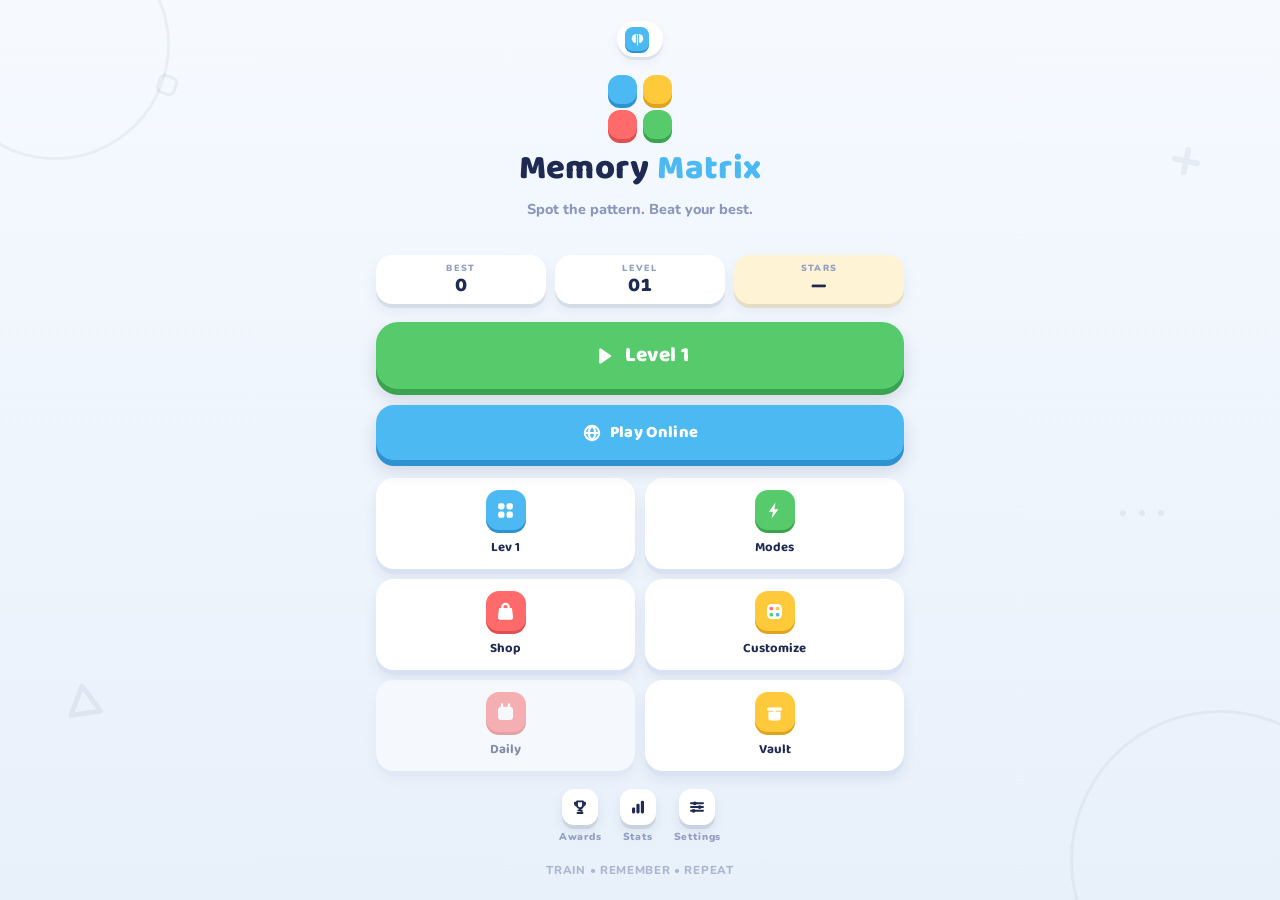
<file: index.html>
<!DOCTYPE html>
<html lang="en">
<head>
<meta charset="UTF-8">
<meta name="viewport" content="width=device-width, initial-scale=1.0, maximum-scale=1.0, user-scalable=no, viewport-fit=cover">
<title>Memory Matrix</title>
<link rel="icon" href="data:image/svg+xml,%3Csvg xmlns='http://www.w3.org/2000/svg' viewBox='0 0 32 32'%3E%3Crect x='2' y='2' width='13' height='13' rx='4' fill='%234CB9F2'/%3E%3Crect x='17' y='2' width='13' height='13' rx='4' fill='%23FFC93C'/%3E%3Crect x='2' y='17' width='13' height='13' rx='4' fill='%23FF6B6B'/%3E%3Crect x='17' y='17' width='13' height='13' rx='4' fill='%2357CB6C'/%3E%3C/svg%3E">
<link rel="preconnect" href="https://fonts.googleapis.com">
<link rel="preconnect" href="https://fonts.gstatic.com" crossorigin>
<link href="https://fonts.googleapis.com/css2?family=Baloo+2:wght@600;700;800&family=Nunito:wght@600;700;800;900&display=swap" rel="stylesheet">
<link rel="stylesheet" href="style.css">
</head>
<body>

<!-- LOADING SCREEN: branded boot with progress (hidden once the game is ready) -->
<div id="loader" role="status" aria-label="Loading Memory Matrix">
  <div class="ld-tiles" aria-hidden="true"><i class="lt lt1"></i><i class="lt lt2"></i><i class="lt lt3"></i><i class="lt lt4"></i></div>
  <h1>Memory <span>Matrix</span></h1>
  <div class="ld-sub">Warming up your memory…</div>
  <div class="ld-bar"><i id="ld-fill"></i></div>
  <div class="ld-pct" id="ld-pct">0%</div>
  <div class="ld-tip" id="ld-tip">Tip: look at the whole pattern, not one tile at a time.</div>
</div>

<!-- icon sprite -->
<svg xmlns="http://www.w3.org/2000/svg" style="display:none" aria-hidden="true">
  <symbol id="i-play" viewBox="0 0 24 24"><path d="M8.2 5.6v12.8c0 .95 1.05 1.52 1.84 1L19.5 13a1.2 1.2 0 0 0 0-2L10.04 4.6c-.79-.52-1.84.05-1.84 1z" fill="currentColor"/></symbol>
  <symbol id="i-pause" viewBox="0 0 24 24"><rect x="5.6" y="4.8" width="4.6" height="14.4" rx="2" fill="currentColor"/><rect x="13.8" y="4.8" width="4.6" height="14.4" rx="2" fill="currentColor"/></symbol>
  <symbol id="i-home" viewBox="0 0 24 24" fill="none" stroke="currentColor" stroke-width="2.6" stroke-linecap="round" stroke-linejoin="round"><path d="M4 11.2 12 4.4l8 6.8"/><path d="M6.4 9.9v8.8A1.3 1.3 0 0 0 7.7 20h8.6a1.3 1.3 0 0 0 1.3-1.3V9.9"/><path d="M10.2 20v-4.4a1.8 1.8 0 0 1 3.6 0V20"/></symbol>
  <symbol id="i-retry" viewBox="0 0 24 24" fill="none" stroke="currentColor" stroke-width="2.6" stroke-linecap="round" stroke-linejoin="round"><path d="M20.5 4.5v4.9h-4.9"/><path d="M20.2 9.4a8.3 8.3 0 1 0 .6 3.2"/></symbol>
  <symbol id="i-trophy" viewBox="0 0 24 24" fill="none" stroke="currentColor" stroke-width="2.4" stroke-linecap="round" stroke-linejoin="round"><path d="M8 4.5h8v5.3a4 4 0 0 1-8 0z"/><path d="M8 6.3H5.2a2.9 2.9 0 0 0 3 3.8M16 6.3h2.8a2.9 2.9 0 0 1-3 3.8"/><path d="M12 13.8v2.7"/><path d="M8.6 20h6.8M9.8 16.5h4.4V20"/></symbol>
  <symbol id="i-star" viewBox="0 0 24 24"><path d="M12 3.2l2.5 5.2 5.7.7-4.2 4 1.1 5.7L12 16l-5.1 2.8 1.1-5.7-4.2-4 5.7-.7z" fill="currentColor"/></symbol>
  <symbol id="i-bolt" viewBox="0 0 24 24"><path d="M13.2 2.8 5.6 13.4h4.6l-1.4 7.8 7.6-10.6h-4.6z" fill="currentColor"/></symbol>
  <symbol id="i-fire" viewBox="0 0 24 24"><path d="M12.4 2.6c3.6 3.6 6 6.2 6 9.5a6 6 0 0 1-12 0c0-1.8.7-3.4 1.9-4.7.3 1.4.9 2.4 1.9 2.9-.5-2.8.3-5.3 2.2-7.7z" fill="currentColor"/></symbol>
  <symbol id="i-heart" viewBox="0 0 24 24"><path d="M12 20.4C6.9 16.7 3.4 13.4 3.4 9.8c0-2.7 2.1-4.8 4.7-4.8 1.5 0 3 .7 3.9 2 .9-1.3 2.4-2 3.9-2 2.6 0 4.7 2.1 4.7 4.8 0 3.6-3.5 6.9-8.6 10.6z" fill="currentColor"/></symbol>
  <symbol id="i-target" viewBox="0 0 24 24" fill="none" stroke="currentColor" stroke-width="2.6"><circle cx="12" cy="12" r="8.4"/><circle cx="12" cy="12" r="4.4"/><circle cx="12" cy="12" r="1.2" fill="currentColor" stroke="none"/></symbol>
  <symbol id="i-chart" viewBox="0 0 24 24"><rect x="4" y="12.5" width="4.2" height="8" rx="1.7" fill="currentColor"/><rect x="9.9" y="7.5" width="4.2" height="13" rx="1.7" fill="currentColor"/><rect x="15.8" y="3.5" width="4.2" height="17" rx="1.7" fill="currentColor"/></symbol>
  <symbol id="i-sliders" viewBox="0 0 24 24" fill="none" stroke="currentColor" stroke-width="2.6" stroke-linecap="round"><path d="M4 7h16M4 12h16M4 17h16"/><circle cx="9" cy="7" r="2.5" fill="currentColor" stroke="none"/><circle cx="15.5" cy="12" r="2.5" fill="currentColor" stroke="none"/><circle cx="7.5" cy="17" r="2.5" fill="currentColor" stroke="none"/></symbol>
  <symbol id="i-sound" viewBox="0 0 24 24"><path d="M4.2 9.6v4.8h3.2l4.4 3.8V5.8L7.4 9.6z" fill="currentColor"/><path d="M15.4 9.2a4 4 0 0 1 0 5.6M18.1 6.8a7.6 7.6 0 0 1 0 10.4" fill="none" stroke="currentColor" stroke-width="2.4" stroke-linecap="round"/></symbol>
  <symbol id="i-soundoff" viewBox="0 0 24 24"><path d="M4.2 9.6v4.8h3.2l4.4 3.8V5.8L7.4 9.6z" fill="currentColor"/><path d="M15.8 9.6l4.8 4.8M20.6 9.6l-4.8 4.8" fill="none" stroke="currentColor" stroke-width="2.6" stroke-linecap="round"/></symbol>
  <symbol id="i-x" viewBox="0 0 24 24" fill="none" stroke="currentColor" stroke-width="3" stroke-linecap="round"><path d="M6.5 6.5l11 11M17.5 6.5l-11 11"/></symbol>
  <symbol id="i-check" viewBox="0 0 24 24" fill="none" stroke="currentColor" stroke-width="3.2" stroke-linecap="round" stroke-linejoin="round"><path d="M5 12.8l4.3 4.3L19 7.4"/></symbol>
  <symbol id="i-crown" viewBox="0 0 24 24"><path d="M3.6 8.2l4.2 3.3 4.2-6 4.2 6 4.2-3.3-1.7 9.2a1.6 1.6 0 0 1-1.6 1.3H6.9a1.6 1.6 0 0 1-1.6-1.3z" fill="currentColor"/></symbol>
  <symbol id="i-medal" viewBox="0 0 24 24" fill="none" stroke="currentColor" stroke-width="2.4" stroke-linecap="round" stroke-linejoin="round"><circle cx="12" cy="14.6" r="5"/><path d="M9.6 10.4 7 3.6h3.2L12 7.9l1.8-4.3H17l-2.6 6.8"/></symbol>
  <symbol id="i-spark" viewBox="0 0 24 24"><path d="M12 3.6 13.8 10.2 20.4 12 13.8 13.8 12 20.4 10.2 13.8 3.6 12 10.2 10.2z" fill="currentColor"/></symbol>
  <symbol id="i-lock" viewBox="0 0 24 24"><path d="M7.2 10.6V8.6a4.8 4.8 0 0 1 9.6 0v2" fill="none" stroke="currentColor" stroke-width="2.6" stroke-linecap="round"/><rect x="5" y="10.2" width="14" height="9.8" rx="3.2" fill="currentColor"/></symbol>
  <symbol id="i-chev" viewBox="0 0 24 24"><path d="M9 5.6 15.4 12 9 18.4" fill="none" stroke="currentColor" stroke-width="3.2" stroke-linecap="round" stroke-linejoin="round"/></symbol>
  <symbol id="i-shield" viewBox="0 0 24 24"><path d="M12 3.2 19.2 6v6.2c0 4.1-3 7.4-7.2 8.8-4.2-1.4-7.2-4.7-7.2-8.8V6z" fill="currentColor"/></symbol>
  <symbol id="i-chip" viewBox="0 0 24 24"><rect x="6.2" y="6.2" width="11.6" height="11.6" rx="3.2" fill="currentColor"/><rect x="10.1" y="10.1" width="3.8" height="3.8" rx="1.2" fill="#fff"/><path d="M9.2 3.4v2.4M12 3.4v2.4M14.8 3.4v2.4M9.2 18.2v2.4M12 18.2v2.4M14.8 18.2v2.4M3.4 9.2h2.4M3.4 12h2.4M3.4 14.8h2.4M18.2 9.2h2.4M18.2 12h2.4M18.2 14.8h2.4" stroke="currentColor" stroke-width="2" stroke-linecap="round"/></symbol>
  <symbol id="i-gift" viewBox="0 0 24 24"><rect x="3.4" y="6.2" width="17.2" height="3.8" rx="1.8" fill="currentColor"/><path d="M5 11h14v7.6A2.4 2.4 0 0 1 16.6 21H7.4A2.4 2.4 0 0 1 5 18.6z" fill="currentColor"/><rect x="10.6" y="6.2" width="2.8" height="14.8" rx="1.2" fill="#fff"/></symbol>
  <symbol id="i-cal" viewBox="0 0 24 24"><rect x="3.4" y="5.4" width="17.2" height="15.2" rx="4" fill="currentColor"/><rect x="5.6" y="7.4" width="12.8" height="4" rx="1.6" fill="#fff" opacity=".55"/><path d="M8 2.8v3.6M16 2.8v3.6" stroke="currentColor" stroke-width="2.6" stroke-linecap="round"/><rect x="7.2" y="13.4" width="3.4" height="3.4" rx="1.2" fill="#fff"/><rect x="13.4" y="13.4" width="3.4" height="3.4" rx="1.2" fill="#fff"/></symbol>
  <symbol id="i-shuffle" viewBox="0 0 24 24" fill="none" stroke="currentColor" stroke-width="2.5" stroke-linecap="round" stroke-linejoin="round"><path d="M3.6 6.6h3.2c1.2 0 2.3.6 3 1.5l4.4 5.4c.7.9 1.8 1.5 3 1.5h3.2"/><path d="M3.6 17.8h3.2c1.2 0 2.3-.6 3-1.5l4.4-5.4c.7-.9 1.8-1.5 3-1.5h3.2"/><path d="M17.6 3.8 20.4 6.6 17.6 9.4M17.6 14.9l2.8 2.9-2.8 2.8"/></symbol>
  <symbol id="i-reverse" viewBox="0 0 24 24" fill="none" stroke="currentColor" stroke-width="2.6" stroke-linecap="round" stroke-linejoin="round"><path d="M4.4 12a7.6 7.6 0 1 1 2.3 5.5"/><path d="M3.6 8.2v4.6h4.6"/></symbol>
  <symbol id="i-eye" viewBox="0 0 24 24"><path d="M12 5.8c5 0 8.5 4 9.5 6.2-1 2.2-4.5 6.2-9.5 6.2S3.5 14.2 2.5 12C3.5 9.8 7 5.8 12 5.8z" fill="currentColor"/><circle cx="12" cy="12" r="2.9" fill="#fff"/></symbol>
  <symbol id="i-clock" viewBox="0 0 24 24"><circle cx="12" cy="12" r="8.6" fill="currentColor"/><path d="M12 7.1V12l3.4 2.3" fill="none" stroke="#fff" stroke-width="2.6" stroke-linecap="round"/></symbol>
  <symbol id="i-layers" viewBox="0 0 24 24"><path d="M12 3.4 21 8.1l-9 4.6-9-4.6z" fill="currentColor"/><path d="M4.8 12.3 12 16l7.2-3.7M4.8 16.2 12 19.9l7.2-3.7" fill="none" stroke="currentColor" stroke-width="2.4" stroke-linecap="round" stroke-linejoin="round"/></symbol>
  <symbol id="i-warn" viewBox="0 0 24 24"><path d="M12 3.6 21.4 20H2.6z" fill="currentColor"/><path d="M12 9.4v4.6" stroke="#fff" stroke-width="2.5" stroke-linecap="round"/><circle cx="12" cy="17" r="1.35" fill="#fff"/></symbol>
  <symbol id="i-grid" viewBox="0 0 24 24"><rect x="3.6" y="3.6" width="7.2" height="7.2" rx="2.4" fill="currentColor"/><rect x="13.2" y="3.6" width="7.2" height="7.2" rx="2.4" fill="currentColor"/><rect x="3.6" y="13.2" width="7.2" height="7.2" rx="2.4" fill="currentColor"/><rect x="13.2" y="13.2" width="7.2" height="7.2" rx="2.4" fill="currentColor"/></symbol>
  <symbol id="i-flag" viewBox="0 0 24 24"><path d="M6.2 3.4v17.2" fill="none" stroke="currentColor" stroke-width="2.8" stroke-linecap="round"/><path d="M6.2 5.2h10.4l-1.8 4 1.8 4H6.2z" fill="currentColor"/></symbol>
  <symbol id="i-gauge" viewBox="0 0 24 24" fill="none" stroke="currentColor" stroke-width="2.6" stroke-linecap="round"><path d="M3.8 17.8a8.6 8.6 0 1 1 16.4 0"/><path d="M12 17.6 16.4 11"/><circle cx="12" cy="17.6" r="1.9" fill="currentColor" stroke="none"/></symbol>
  <symbol id="i-bag" viewBox="0 0 24 24"><path d="M4.6 8h14.8l1.2 10.6A2.6 2.6 0 0 1 18 21.4H6a2.6 2.6 0 0 1-2.6-2.8z" fill="currentColor"/><path d="M8.4 9.4V6.8a3.6 3.6 0 0 1 7.2 0v2.6" fill="none" stroke="currentColor" stroke-width="2.6" stroke-linecap="round"/><path d="M8.6 12.4v1.4a3.4 3.4 0 0 0 6.8 0v-1.4" fill="none" stroke="#fff" stroke-width="2.4" stroke-linecap="round"/></symbol>
  <symbol id="i-brush" viewBox="0 0 24 24"><rect x="3.4" y="3.4" width="17.2" height="17.2" rx="5.4" fill="currentColor"/><circle cx="8.4" cy="8.6" r="2.1" fill="#FF6B6B"/><circle cx="15.6" cy="8.6" r="2.1" fill="#FFC93C"/><circle cx="8.4" cy="15.6" r="2.1" fill="#57CB6C"/><circle cx="15.6" cy="15.6" r="2.1" fill="#4CB9F2"/></symbol>
  <symbol id="i-book" viewBox="0 0 24 24"><path d="M4 4.6A1.6 1.6 0 0 1 5.6 3H19a1.6 1.6 0 0 1 1.6 1.6v14.2a2.2 2.2 0 0 1-2.2 2.2H5.6A1.6 1.6 0 0 1 4 19.4z" fill="currentColor"/><path d="M8 3v18" stroke="#fff" stroke-width="2.2"/><path d="M11.4 8h6M11.4 12h6" stroke="#fff" stroke-width="2.2" stroke-linecap="round"/></symbol>
  <symbol id="i-sun" viewBox="0 0 24 24"><circle cx="12" cy="12" r="5.4" fill="currentColor"/><path d="M12 1.8v3M12 19.2v3M1.8 12h3M19.2 12h3M4.8 4.8l2.1 2.1M17.1 17.1l2.1 2.1M19.2 4.8l-2.1 2.1M6.9 17.1l-2.1 2.1" stroke="currentColor" stroke-width="2.6" stroke-linecap="round"/></symbol>
  <symbol id="i-candy" viewBox="0 0 24 24"><circle cx="12" cy="12" r="6.4" fill="currentColor"/><path d="M12 5.6a6.4 6.4 0 0 1 0 12.8" fill="none" stroke="#fff" stroke-width="2.4" stroke-linecap="round"/><path d="M5.6 8.2 2.6 5.4a1.5 1.5 0 0 1 1.8-2.3l3.5 1.3M18.4 15.8l3 2.8a1.5 1.5 0 0 1-1.8 2.3l-3.5-1.3" fill="currentColor"/></symbol>
  <symbol id="i-wave" viewBox="0 0 24 24" fill="none" stroke="currentColor" stroke-width="2.6" stroke-linecap="round"><path d="M2.6 8.4c1.8-2 3.4-2 5.2 0s3.4 2 5.2 0 3.4-2 5.2 0 2.2 1.6 3.2 1"/><path d="M2.6 14.4c1.8-2 3.4-2 5.2 0s3.4 2 5.2 0 3.4-2 5.2 0 2.2 1.6 3.2 1"/><circle cx="7" cy="19.6" r="1.7" fill="currentColor" stroke="none"/><circle cx="16.4" cy="19.2" r="1.2" fill="currentColor" stroke="none"/></symbol>
  <symbol id="i-gem" viewBox="0 0 24 24"><path d="M12 2.8 21 9.4l-9 11.8L3 9.4z" fill="currentColor"/><path d="M12 2.8 8.4 9.4 12 21.2l3.6-11.8zM3 9.4h18" fill="none" stroke="#fff" stroke-width="1.8" stroke-linejoin="round"/></symbol>
  <symbol id="av-brain" viewBox="0 0 24 24"><path d="M12 4.2c-1.4-1.3-4-1.4-5.4.2-1.9.3-3.2 2-3 3.9-1.3 1.4-1.3 3.7.1 5 .2 2.2 2 3.9 4.2 3.9h1.4V4.6c.9-.5 1.8-.6 2.7-.4zM12 4.2c1.4-1.3 4-1.4 5.4.2 1.9.3 3.2 2 3 3.9 1.3 1.4 1.3 3.7-.1 5-.2 2.2-2 3.9-4.2 3.9h-1.4V4.6c-.9-.5-1.8-.6-2.7-.4z" fill="currentColor"/><path d="M12 4.2v16.6" stroke="#fff" stroke-width="1.8" stroke-linecap="round"/><path d="M8.6 8.4c-1 .5-1.4 1.4-1.2 2.5M15.4 8.4c1 .5 1.4 1.4 1.2 2.5M8.6 14.4c-1 .3-1.5 1-1.5 1.9M15.4 14.4c1 .3 1.5 1 1.5 1.9" fill="none" stroke="#fff" stroke-width="1.7" stroke-linecap="round"/></symbol>
  <symbol id="av-cube" viewBox="0 0 24 24"><path d="M12 2.6 21 7.6v8.8L12 21.4 3 16.4V7.6z" fill="currentColor"/><path d="m3 7.6 9 5 9-5M12 12.6v8.8" fill="none" stroke="#fff" stroke-width="2" stroke-linejoin="round"/><path d="M12 2.6 21 7.6l-9 5-9-5z" fill="#fff" opacity=".28"/></symbol>
  <symbol id="av-robot" viewBox="0 0 24 24"><rect x="4" y="7" width="16" height="12.6" rx="4.4" fill="currentColor"/><circle cx="9.1" cy="12.6" r="1.9" fill="#fff"/><circle cx="14.9" cy="12.6" r="1.9" fill="#fff"/><path d="M12 7V4.2" stroke="currentColor" stroke-width="2.4" stroke-linecap="round"/><circle cx="12" cy="3" r="1.8" fill="currentColor"/><path d="M9.4 16.6h5.2" stroke="#fff" stroke-width="2.2" stroke-linecap="round"/><path d="M2.4 11.4v3.4M21.6 11.4v3.4" stroke="currentColor" stroke-width="2.4" stroke-linecap="round"/></symbol>
  <symbol id="av-fox" viewBox="0 0 24 24"><path d="M3.6 4.2 8 8.1a7.4 7.4 0 0 1 8 0l4.4-3.9-.9 6.9a8 8 0 0 1-2.6 7L12 21.4l-4.9-3.3a8 8 0 0 1-2.6-7z" fill="currentColor"/><circle cx="9" cy="12" r="1.5" fill="#fff"/><circle cx="15" cy="12" r="1.5" fill="#fff"/><path d="M12 14.6c-.9 0-1.7.4-2.2 1 .5.9 1.3 1.4 2.2 1.4s1.7-.5 2.2-1.4c-.5-.6-1.3-1-2.2-1z" fill="#fff"/></symbol>
  <symbol id="av-penguin" viewBox="0 0 24 24"><ellipse cx="12" cy="13.4" rx="7.6" ry="8.4" fill="currentColor"/><ellipse cx="12" cy="15.2" rx="4.9" ry="5.9" fill="#fff"/><circle cx="9.4" cy="9.8" r="1.4" fill="#fff"/><circle cx="14.6" cy="9.8" r="1.4" fill="#fff"/><path d="M10.4 12.4h3.2L12 14.6z" fill="currentColor"/></symbol>
  <symbol id="av-bolt" viewBox="0 0 24 24"><path d="M12 3.4c-1.5-1.2-4.2-1.2-5.6.5-2 .4-3.3 2.2-3 4.2-1.2 1.5-1.1 3.8.4 5.1.4 2.2 2.3 3.8 4.5 3.8H12zm0 0c1.5-1.2 4.2-1.2 5.6.5 2 .4 3.3 2.2 3 4.2 1.2 1.5 1.1 3.8-.4 5.1-.4 2.2-2.3 3.8-4.5 3.8H12z" fill="currentColor"/><path d="M13.1 6.2 8.9 12.4h3.1l-1 5.4 4.2-6.2h-3.1z" fill="#FFC93C" stroke="#fff" stroke-width="1.1" stroke-linejoin="round"/></symbol>
  <symbol id="i-leaf" viewBox="0 0 24 24"><path d="M20.4 3.6C10 3.6 3.8 8.8 3.8 16.2c0 2.1.6 3.6.6 3.6s2.5-6.7 10.9-10.4c-4.6 3.7-7.9 8.3-8.7 11.7 2.9.4 13.8-1.7 13.8-17.5z" fill="currentColor"/><path d="M6.6 19.8c3.2-3.6 6.6-6.3 10.6-8.2" fill="none" stroke="#fff" stroke-width="1.8" stroke-linecap="round"/></symbol>
  <symbol id="i-planet" viewBox="0 0 24 24"><circle cx="12" cy="12" r="6.6" fill="currentColor"/><ellipse cx="12" cy="12" rx="10.6" ry="3.6" fill="none" stroke="currentColor" stroke-width="2" transform="rotate(-20 12 12)"/><circle cx="9.8" cy="10.2" r="1.5" fill="#fff" opacity=".8"/></symbol>
  <symbol id="i-cloud" viewBox="0 0 24 24"><path d="M7.6 18.2h9.2a4 4 0 0 0 .4-8 5.8 5.8 0 0 0-11.2 1.5 3.3 3.3 0 0 0 1.6 6.5z" fill="currentColor"/><path d="M8.4 12.6a3.6 3.6 0 0 1 3.4-2.4" fill="none" stroke="#fff" stroke-width="1.9" stroke-linecap="round"/></symbol>
  <symbol id="av-owl" viewBox="0 0 24 24"><path d="M4.4 4.6 7.8 7a7 7 0 0 1 8.4 0l3.4-2.4-.7 7.6a7.8 7.8 0 0 1-3.2 6.1L12 21l-3.7-2.7a7.8 7.8 0 0 1-3.2-6.1z" fill="currentColor"/><circle cx="9.2" cy="11.6" r="2.6" fill="#fff"/><circle cx="14.8" cy="11.6" r="2.6" fill="#fff"/><circle cx="9.2" cy="11.6" r="1.2" fill="#1F2A52"/><circle cx="14.8" cy="11.6" r="1.2" fill="#1F2A52"/><path d="M12 14.4l1.6 2H10.4z" fill="#FFC93C"/></symbol>
  <symbol id="av-cat" viewBox="0 0 24 24"><path d="M4.2 4.4 6.4 8.2h11.2l2.2-3.8.4 6.6a7.8 7.8 0 0 1-15.6 0z" fill="currentColor"/><circle cx="9.4" cy="12.2" r="1.5" fill="#fff"/><circle cx="14.6" cy="12.2" r="1.5" fill="#fff"/><path d="M12 14.6c-.8 0-1.5.3-2 .9.5.8 1.2 1.2 2 1.2s1.5-.4 2-1.2c-.5-.6-1.2-.9-2-.9z" fill="#FF9E9E"/><path d="M3.4 13.6h3.2M17.4 13.6h3.2" stroke="#fff" stroke-width="1.6" stroke-linecap="round"/></symbol>
  <symbol id="av-dragon" viewBox="0 0 24 24"><path d="M12 2.8c3.4 0 6.2 2.8 6.2 6.2 0 1.6-.6 3-1.6 4.1l1.8 6.3-4.2-2.2-2.2 3.6-2.2-3.6-4.2 2.2 1.8-6.3A6.1 6.1 0 0 1 5.8 9c0-3.4 2.8-6.2 6.2-6.2z" fill="currentColor"/><circle cx="9.6" cy="9.4" r="1.5" fill="#fff"/><circle cx="14.4" cy="9.4" r="1.5" fill="#fff"/><path d="M8.6 13.4h6.8L12 16.6z" fill="#FFC93C"/></symbol>
  <symbol id="av-astro" viewBox="0 0 24 24"><circle cx="12" cy="9.6" r="6.4" fill="currentColor"/><path d="M7.4 8.6a4.8 4.8 0 0 1 9.2 0 4.8 4.8 0 0 1-9.2 0z" fill="#9BD4F2"/><circle cx="10.4" cy="9.2" r="1.1" fill="#fff" opacity=".9"/><path d="M6.6 16.4h10.8v3.2a2.4 2.4 0 0 1-2.4 2.4H9a2.4 2.4 0 0 1-2.4-2.4z" fill="currentColor"/><path d="M9.6 18.2h4.8" stroke="#fff" stroke-width="1.8" stroke-linecap="round"/></symbol>
  <symbol id="av-ninja" viewBox="0 0 24 24"><path d="M12 2.8c4.2 0 7.4 3.2 7.4 7.4v5.2a4 4 0 0 1-4 4H8.6a4 4 0 0 1-4-4v-5.2C4.6 6 7.8 2.8 12 2.8z" fill="currentColor"/><path d="M5.4 8.6h13.2v4.2H5.4z" fill="#EAF2FB"/><circle cx="9.4" cy="10.7" r="1.4" fill="#1F2A52"/><circle cx="14.6" cy="10.7" r="1.4" fill="#1F2A52"/><path d="M18.4 12.8l3 1.6-3 1.4z" fill="#FF6B6B"/></symbol>
  <symbol id="i-globe" viewBox="0 0 24 24" fill="none" stroke="currentColor" stroke-width="2.4" stroke-linecap="round"><circle cx="12" cy="12" r="8.6"/><path d="M3.4 12h17.2"/><path d="M12 3.4c2.7 2.4 4 5.3 4 8.6s-1.3 6.2-4 8.6c-2.7-2.4-4-5.3-4-8.6s1.3-6.2 4-8.6z"/></symbol>
  <symbol id="i-users" viewBox="0 0 24 24" fill="none" stroke="currentColor" stroke-width="2.4" stroke-linecap="round"><circle cx="9" cy="8.2" r="3.4"/><path d="M3.4 19.4c.5-3.1 2.8-5 5.6-5s5.1 1.9 5.6 5"/><circle cx="17" cy="9.4" r="2.6"/><path d="M16.2 14.6c2.3.2 4 1.8 4.4 4.4"/></symbol>
  <symbol id="i-search" viewBox="0 0 24 24" fill="none" stroke="currentColor" stroke-width="2.8" stroke-linecap="round"><circle cx="10.8" cy="10.8" r="6.6"/><path d="M15.8 15.8 20.6 20.6"/></symbol>
  <symbol id="i-pencil" viewBox="0 0 24 24" fill="none" stroke="currentColor" stroke-width="2.6" stroke-linecap="round" stroke-linejoin="round"><path d="M4.6 19.4h3.4L19.2 8.2a2.4 2.4 0 0 0-3.4-3.4L4.6 16z"/><path d="M14.4 6.2 17.8 9.6"/></symbol>
</svg>

<!-- subtle static decor -->
<div class="decor" aria-hidden="true">
  <div class="ring r1"></div>
  <div class="ring r2"></div>
  <svg class="d1" viewBox="0 0 24 24" fill="currentColor"><rect x="10" y="2" width="4" height="20" rx="2"/><rect x="2" y="10" width="20" height="4" rx="2"/></svg>
  <svg class="d2" viewBox="0 0 24 24" fill="none" stroke="currentColor" stroke-width="3" stroke-linejoin="round"><path d="M12 3.5 21 20H3z"/></svg>
  <svg class="d3" viewBox="0 0 46 18" fill="currentColor"><circle cx="4" cy="9" r="3"/><circle cx="23" cy="9" r="3"/><circle cx="42" cy="9" r="3"/></svg>
  <svg class="d4" viewBox="0 0 24 24" fill="none" stroke="currentColor" stroke-width="3"><rect x="4" y="4" width="16" height="16" rx="5"/></svg>
</div>

<div id="stage">

  <!-- ================= MENU ================= -->
  <section class="scr" id="scr-menu">
    <div class="m-top">
      <span class="tokenchip av-menu" id="m-avchip" title="Avatar"><span class="tk av" id="m-av"><svg class="ic"><use href="#av-brain"/></svg></span></span>
      <span class="tokenchip" id="m-tokchip"><span class="tk"><svg class="ic"><use href="#i-chip"/></svg></span><span id="m-tok">0</span></span>
      <span class="tokenchip" id="m-pchip" title="Perfect level streak"><span class="tk" style="background:var(--yellow);box-shadow:0 3px 0 var(--yellow-edge);color:var(--navy)"><svg class="ic"><use href="#i-star"/></svg></span><span id="m-pstreak">0</span></span>
    </div>
    <div class="logo">
      <div class="logo-tiles"><i class="lt lt1"></i><i class="lt lt2"></i><i class="lt lt3"></i><i class="lt lt4"></i></div>
      <h1>Memory <span>Matrix</span></h1>
      <p>Spot the pattern. Beat your best.</p>
    </div>
    <div id="m-setflag"></div>
    <div class="m-stats">
      <div class="plate"><span class="lbl">Best</span><span class="val" id="m-best">0</span></div>
      <div class="plate"><span class="lbl">Level</span><span class="val" id="m-level">1</span></div>
      <div class="plate tok"><span class="lbl">Stars</span><span class="val" id="m-stars">0</span></div>
    </div>
    <div id="m-sess"></div>
    <div id="m-boost"></div>
    <button class="btn big wide" id="btn-play"><svg class="ic"><use href="#i-play"/></svg><span id="play-label">Play</span></button>
    <button class="btn sky wide" id="btn-online"><svg class="ic"><use href="#i-globe"/></svg>Play Online</button>
    <div class="navrow">
      <button class="navbtn" id="btn-map"><span class="nb-ic nb-sky"><svg class="ic"><use href="#i-grid"/></svg></span><span id="nb-map-label">Campaign</span></button>
      <button class="navbtn" id="btn-modes"><span class="nb-ic nb-green" style="background:var(--green);box-shadow:0 3px 0 var(--green-edge)"><svg class="ic"><use href="#i-bolt"/></svg></span>Modes</button>
      <button class="navbtn" id="btn-shop"><span class="nb-ic nb-coral"><svg class="ic"><use href="#i-bag"/></svg></span>Shop</button>
      <button class="navbtn" id="btn-custom"><span class="nb-ic nb-yellow"><svg class="ic"><use href="#i-brush"/></svg></span>Customize</button>
      <button class="navbtn" id="btn-daily"><span class="nb-ic nb-coral"><svg class="ic"><use href="#i-cal"/></svg></span>Daily</button>
      <button class="navbtn" id="btn-vault"><span class="nb-ic nb-yellow"><svg class="ic"><use href="#i-gift"/></svg></span>Vault</button>
    </div>
    <div class="minirow">
      <button class="mbtn" id="btn-ach"><span class="ibtn sm"><svg class="ic"><use href="#i-trophy"/></svg></span>Awards</button>
      <button class="mbtn" id="btn-stats"><span class="ibtn sm"><svg class="ic"><use href="#i-chart"/></svg></span>Stats</button>
      <button class="mbtn" id="btn-set"><span class="ibtn sm"><svg class="ic"><use href="#i-sliders"/></svg></span>Settings</button>
    </div>
    <div class="m-foot">TRAIN &bull; REMEMBER &bull; REPEAT</div>
  </section>

  <!-- ================= CAMPAIGN MAP ================= -->
  <section class="scr tall" id="scr-map">
    <div class="subhead">
      <button class="ibtn" id="map-home" aria-label="Menu"><svg class="ic"><use href="#i-home"/></svg></button>
      <h2>Campaign<small id="map-sub">World 1 &middot; Sunny Start</small></h2>
      <span class="tokenchip"><span class="tk"><svg class="ic"><use href="#i-chip"/></svg></span><span id="map-tok">0</span></span>
    </div>
    <div class="scrollarea" id="map-body"></div>
  </section>

  <!-- ================= GAME ================= -->
  <section class="scr" id="scr-game">
    <div id="wdecor" aria-hidden="true"></div>
    <div class="hud-row">
      <button class="ibtn" id="btn-pause" aria-label="Pause"><svg class="ic"><use href="#i-pause"/></svg></button>
      <button class="ibtn hidden" id="btn-mp-leave" aria-label="Leave Match"><svg class="ic"><use href="#i-home"/></svg></button>
      <div class="plate score"><span class="lbl">Score</span><span class="val" id="hud-score">0</span></div>
      <div class="plate"><span class="lbl" id="hud-lvl-lbl">Level</span><span class="val" id="hud-level">01</span></div>
      <button class="ibtn" id="btn-snd" aria-label="Sound"><svg class="ic"><use href="#i-sound"/></svg></button>
    </div>
    <div class="bossbar hidden" id="bossbar">
      <div class="bb-top">
        <svg class="ic" style="width:16px;height:16px;color:var(--coral-edge)"><use href="#i-warn"/></svg>
        <span class="bb-name" id="bb-name">MEMORY BOSS</span>
        <span class="bb-phase" id="bb-phase">PHASE 1 / 3</span>
      </div>
      <div class="bb-track" id="bb-track"></div>
    </div>
    <div class="hud-row obj">
      <span class="chip mini mult" id="chip-mult">&times;1</span>
      <span class="chip mini shield hidden" id="chip-shield"><svg class="ic"><use href="#i-shield"/></svg></span>
      <span class="obj-text" id="obj-text">Get ready&hellip;</span>
      <span class="chip mini hidden" id="chip-ps"><svg class="ic"><use href="#i-star"/></svg><span id="ps-val">0</span></span>
      <span class="hearts" id="hearts"></span>
    </div>
    <div class="objstrip" id="objstrip"></div>
    <div class="prog" id="prog"><i id="prog-fill"></i></div>
    <!-- online versus: live player bar — BOTH profiles with custom flag badges
         (never overlaps the board — it is part of the flex column) -->
    <div class="mp-opp hidden" id="mp-oppbar">
      <div class="mpo-top">
        <span class="mpo-round-badge" id="mpo-round-badge">ROUND 1 / 5</span>
        <span class="mpo-pips" id="mpo-pips" title="Rounds won"></span>
        <span class="mp-conn ok" id="mpo-conn"><i></i><span id="mpo-conn-txt">IN MATCH</span></span>
      </div>
      <div class="mpo-row you">
        <span class="flagbadge sm" id="mpy-flag"></span>
        <span class="mpo-name" id="mpy-name">YOU</span>
        <span class="mpo-tag">YOU</span>
        <span class="mpo-score" id="mpy-score">0</span>
      </div>
      <div class="mpo-row opp">
        <span class="flagbadge sm" id="mpo-av"></span>
        <span class="mpo-name" id="mpo-name">RIVAL</span>
        <span class="mpo-status hidden" id="mpo-status"></span>
        <span class="mpo-track"><i id="mpo-fill"></i></span>
        <span class="mpo-hearts" id="mpo-hearts"></span>
        <span class="mpo-score" id="mpo-score">0</span>
      </div>
    </div>
    <div id="boardWrap"><div id="board"><div id="grid"></div></div></div>
    <div class="pubar hidden" id="pubar"></div>
    <div id="hint"></div>
  </section>

  <!-- ================= SHOP ================= -->
  <section class="scr tall" id="scr-shop">
    <div class="subhead shophead">
      <button class="ibtn" id="shop-home" aria-label="Menu"><svg class="ic"><use href="#i-home"/></svg></button>
      <h2>Memory Shop<small id="shop-sub">Cosmetics only &middot; never power</small></h2>
      <span class="tokenchip"><span class="tk"><svg class="ic"><use href="#i-chip"/></svg></span><span id="shop-tok">0</span></span>
    </div>
    <div class="shoptabs" id="shop-tabs"></div>
    <div class="scrollarea" id="shop-body"></div>
  </section>

  <!-- ================= CUSTOMIZE ================= -->
  <section class="scr tall" id="scr-custom">
    <div class="subhead">
      <button class="ibtn" id="custom-home" aria-label="Menu"><svg class="ic"><use href="#i-home"/></svg></button>
      <h2>Customize<small>Live preview &middot; saves instantly</small></h2>
      <button class="ibtn" id="btn-col" aria-label="Collection"><svg class="ic"><use href="#i-book"/></svg></button>
    </div>
    <div class="scrollarea" id="custom-body"></div>
  </section>
</div>

<!-- ONLINE VERSUS: round-transition sync animation (visual only — server stays authoritative) -->
<div id="mp-sync" aria-live="polite"><div class="mp-sync-card">
  <div class="mp-sync-tiles" aria-hidden="true"><i class="lt lt1"></i><i class="lt lt2"></i><i class="lt lt3"></i><i class="lt lt4"></i></div>
  <div class="mp-sync-title" id="mp-sync-title">SYNCING NEXT ROUND…</div>
  <div class="mp-sync-sub" id="mp-sync-sub">Both scores are in — building the next pattern</div>
  <div class="mp-sync-bar"><i id="mp-sync-fill"></i></div>
  <div class="mp-sync-dots" id="mp-sync-dots"><span></span><span></span><span></span><span></span><span></span></div>
  <div class="mp-sync-count" id="mp-sync-count"></div>
</div></div>

<!-- ONLINE VERSUS: between-rounds result card (auto-hides, boss-warn style) -->
<div class="mp-roundcard" id="mp-round"></div>

<!-- ONLINE VERSUS: matchmaking / countdown / result overlay -->
<div class="ov" id="ov-mp"><div class="panel" id="mp-panel"></div></div>

<!-- ONLINE VERSUS: confirmation popup to leave active match -->
<div class="ov" id="ov-mp-confirm" role="dialog" aria-modal="true"><div class="panel confirm-panel" id="mp-confirm-panel">
  <div class="go-hero coral"><svg class="ic"><use href="#i-warn"/></svg></div>
  <h2>LEAVE MATCH?</h2>
  <p class="ov-sub">Your current match will be ended.</p>
  <div class="btn-stack" style="display:flex;gap:10px;margin-top:16px;width:100%">
    <button class="btn sky" id="btn-mp-stay" style="flex:1">STAY</button>
    <button class="btn coral" id="btn-mp-leave-confirm" style="flex:1">LEAVE</button>
  </div>
</div></div>

<!-- PLAYER PROFILE: create / edit — local identity for online play (no account, no email) -->
<div class="ov" id="ov-profile"><div class="panel prof">
  <div class="prof-hero"><svg class="ic"><use href="#i-globe"/></svg></div>
  <h2 class="prof-title" id="prof-title">Create Player Profile</h2>
  <p class="ov-sub" id="prof-sub">Shown to online rivals — no account needed</p>
  <div class="prof-preview">
    <span class="flagbadge xl" id="prof-flagprev"></span>
    <span class="prof-prevnick empty" id="prof-prevnick">PLAYER</span>
  </div>
  <div class="prof-field">
    <label class="prof-lbl" for="prof-nick">Nickname</label>
    <div class="prof-inwrap" id="prof-inwrap">
      <input id="prof-nick" type="text" maxlength="16" autocomplete="off" autocorrect="off" autocapitalize="off" spellcheck="false" placeholder="2–16 characters">
      <span class="prof-count" id="prof-count">0/16</span>
    </div>
  </div>
  <div class="prof-err hidden" id="prof-err"></div>
  <div class="prof-field">
    <label class="prof-lbl" for="prof-country">Country</label>
    <button class="prof-countrybtn" id="prof-country" type="button">
      <span class="flagbadge sm" id="prof-cflag"></span>
      <span class="pc-name" id="prof-cname">World</span>
      <svg class="ic pc-chev"><use href="#i-chev"/></svg>
    </button>
  </div>
  <div class="ov-stack">
    <button class="btn big wide" id="prof-continue" type="button"><svg class="ic"><use href="#i-play"/></svg><span id="prof-continue-label">Continue</span></button>
    <button class="btn white wide hidden" id="prof-cancel" type="button"><svg class="ic"><use href="#i-x"/></svg>Cancel</button>
  </div>
  <p class="prof-note"><svg class="ic"><use href="#i-lock"/></svg>No account, no email — stored on this device only</p>
</div></div>

<!-- PLAYER PROFILE: searchable country picker (custom flag badges, built-in dataset) -->
<div class="ov" id="ov-country"><div class="panel big cty">
  <div class="ov-head"><h2>Select Country</h2><button class="ibtn sm ov-x" id="cty-x" type="button" aria-label="Close"><svg class="ic"><use href="#i-x"/></svg></button></div>
  <div class="cty-search">
    <svg class="ic"><use href="#i-search"/></svg>
    <input id="cty-q" type="text" autocomplete="off" autocorrect="off" autocapitalize="off" spellcheck="false" placeholder="Search country…">
  </div>
  <div class="cty-list" id="cty-list"></div>
</div></div>

<!-- BOSS WARNING -->
<div id="boss-flash" class="hidden"></div>
<div id="miss-flash" aria-hidden="true"></div>
<!-- blocks input while an ad is being requested / shown -->
<div id="ad-wait" class="hidden" aria-live="polite"><div class="card"><span class="spin"></span>Loading ad…</div></div>
<div class="boss-warn" id="boss-warn">
  <div class="bw-card">
    <div class="bw-ic"><svg class="ic"><use href="#i-warn"/></svg></div>
    <h3><svg class="ic"><use href="#i-warn"/></svg><span id="bw-title">MEMORY BOSS</span></h3>
    <p id="bw-sub">Memory Lock</p>
    <div class="bw-rule" id="bw-rules"></div>
    <div class="bw-bar"><i></i></div>
  </div>
</div>

<!-- LEVEL CARD -->
<div class="ov" id="ov-level"><div class="panel big">
  <div class="ov-head"><h2 id="lc-head">Level 1</h2><button class="ibtn sm ov-x" aria-label="Close"><svg class="ic"><use href="#i-x"/></svg></button></div>
  <div id="lc-body"></div>
  <div class="ov-stack">
    <button class="btn big wide" id="btn-lc-play"><svg class="ic"><use href="#i-play"/></svg>Play</button>
    <button class="btn white wide" id="btn-lc-back"><svg class="ic"><use href="#i-home"/></svg>Back</button>
  </div>
</div></div>

<!-- PAUSE -->
<div class="ov" id="ov-pause"><div class="panel">
  <div class="go-hero green"><svg class="ic"><use href="#i-pause"/></svg></div>
  <h2 style="font-family:var(--fd);font-weight:800;font-size:1.5rem;text-align:center">Paused</h2>
  <p class="ov-sub" style="margin-top:3px">Take a breath. The pattern will wait.</p>
  <div id="pause-obj"></div>
  <div class="ov-stack">
    <button class="btn wide" id="btn-resume"><svg class="ic"><use href="#i-play"/></svg>Resume</button>
    <button class="btn sky wide" id="btn-restart"><svg class="ic"><use href="#i-retry"/></svg>Restart</button>
    <button class="btn white wide" id="btn-quit"><svg class="ic"><use href="#i-home"/></svg>Menu</button>
  </div>
</div></div>

<!-- LEVEL COMPLETE -->
<div class="ov" id="ov-win"><div class="panel big">
  <div class="go-hero green" id="win-hero"><svg class="ic"><use href="#i-check"/></svg></div>
  <h2 style="font-family:var(--fd);font-weight:800;font-size:1.5rem;text-align:center" id="win-title">Level Complete!</h2>
  <p class="ov-sub" id="win-sub"></p>
  <div class="starrow" id="win-stars"></div>
  <div id="win-body"></div>
  <div class="ov-stack">
    <button class="btn big wide" id="btn-win-next"><svg class="ic"><use href="#i-play"/></svg><span id="win-next-label">Next Level</span></button>
    <button class="btn white wide" id="btn-win-home"><svg class="ic"><use href="#i-home"/></svg>Explore Home</button>
    <div class="go-row2">
      <button class="btn sky" id="btn-win-retry"><svg class="ic"><use href="#i-retry"/></svg>Replay</button>
      <button class="btn white" id="btn-win-map"><svg class="ic"><use href="#i-grid"/></svg>Level Map</button>
    </div>
  </div>
</div></div>

<!-- FIRST-TIME TUTORIAL (3 steps) -->
<div class="ov" id="ov-tut" role="dialog" aria-label="How to play"><div class="panel tut">
  <div class="tut-top"><span class="tut-step" id="tut-step">STEP 1 OF 3</span><button class="tut-skip" id="btn-tut-skip">Skip</button></div>
  <div class="tut-chips" id="tut-chips">
    <span class="on"><svg class="ic"><use href="#i-eye"/></svg>WATCH</span>
    <span><svg class="ic"><use href="#i-chip"/></svg>REMEMBER</span>
    <span><svg class="ic"><use href="#i-target"/></svg>TAP</span>
  </div>
  <div class="tut-demo"><div class="tut-board" id="tut-board"><div class="tut-grid" id="tut-grid"></div><span class="tut-finger" id="tut-finger"></span></div></div>
  <h2 id="tut-title">Watch the tiles</h2>
  <p class="tut-p" id="tut-desc">A few tiles light up yellow. Keep your eyes on them.</p>
  <div class="tut-dots" id="tut-dots"><i class="on"></i><i></i><i></i></div>
  <div class="ov-stack">
    <button class="btn big wide" id="btn-tut-next"><span id="tut-next-label">Next</span><svg class="ic" id="tut-next-ic"><use href="#i-chev"/></svg></button>
  </div>
  <div class="tut-hint" id="tut-hint">Tap Skip to jump straight in</div>
</div></div>

<!-- INTERACTIVE TUTORIAL: hands-on Watch → Recall → Combo → Hearts (replaces the passive 3-step) -->
<div class="ov" id="ov-tut2" role="dialog" aria-label="Interactive tutorial"><div class="panel tut2 full">
  <div class="tut2-top"><span class="tut2-phase w" id="tut2-phase">WATCH</span><button class="tut-skip" id="btn-tut2-skip">Skip</button></div>
  <h2 id="tut2-title">Watch the tiles</h2>
  <p class="tut2-p" id="tut2-desc">Three tiles light up — memorize them, then tap them back!</p>
  <div class="tut2-boardwrap" id="tut2-wrap">
    <div class="tut2-board" id="tut2-board"><div class="tut2-grid" id="tut2-grid"></div></div>
    <div class="tut2-coach" id="tut2-coach"></div>
  </div>
  <div class="tut2-hearts" id="tut2-hearts"></div>
  <div class="tut2-prog"><span class="tp-bar"><i id="tut2-fill"></i></span><span class="tp-txt" id="tut2-ptxt">watch…</span></div>
  <div class="tut2-vs hidden" id="tut2-vs">
    <div><svg class="ic"><use href="#i-users"/></svg><span>Same pattern &amp; same clock for both players</span></div>
    <div><svg class="ic"><use href="#i-layers"/></svg><span id="tut2-vs-rounds">5 rounds — highest total wins</span></div>
    <div><svg class="ic"><use href="#i-globe"/></svg><span>Server scores every tap — play fair!</span></div>
  </div>
</div></div>

<!-- RUN OVER -->
<div class="ov" id="ov-over"><div class="panel">
  <div class="go-hero coral"><svg class="ic"><use href="#i-heart"/></svg></div>
  <h2 style="font-family:var(--fd);font-weight:800;font-size:1.5rem;text-align:center" id="over-title">Round Over</h2>
  <p class="ov-sub" id="over-sub" style="margin-top:3px">&nbsp;</p>
  <div style="margin-top:10px">
    <div class="go-score" id="go-score">0</div>
    <div class="go-lbl" id="go-scorelbl">Score</div>
  </div>
  <div class="newbest hidden" id="go-newbest"><svg class="ic"><use href="#i-crown"/></svg>New Best!</div>
  <div class="go-row">
    <div class="plate"><span class="lbl">Reached</span><span class="val" id="go-level">1</span></div>
    <div class="plate"><span class="lbl">Combo</span><span class="val" id="go-streak">0</span></div>
    <div class="plate"><span class="lbl">Accuracy</span><span class="val" id="go-acc">0%</span></div>
  </div>
  <div id="over-rec"></div>
  <div class="unlock-note soft hidden" id="revive-note"><svg class="ic"><use href="#i-warn"/></svg>Revive needs ads — it is unavailable while an ad blocker is active</div>
  <div class="ov-stack">
    <button class="btn yellow wide adbtn hidden" id="btn-revive"><svg class="ic"><use href="#i-heart"/></svg><span>Revive &amp; keep going</span><span class="adtag"><svg class="ic"><use href="#i-play"/></svg>AD</span></button>
    <button class="btn big wide" id="btn-again"><svg class="ic"><use href="#i-retry"/></svg><span id="over-retry-label">Try Again</span></button>
    <button class="btn white wide" id="btn-menu2"><svg class="ic"><use href="#i-home"/></svg>Menu</button>
  </div>
</div></div>

<!-- BOSS DEFEATED -->
<div class="ov" id="ov-bossdef"><div class="panel big">
  <div class="defeated-hero"><svg class="ic"><use href="#i-trophy"/></svg></div>
  <h2 style="font-family:var(--fd);font-weight:800;font-size:1.5rem;text-align:center">Boss Defeated!</h2>
  <p class="ov-sub" id="bd-sub" style="margin-top:4px">&nbsp;</p>
  <div class="reward-list" id="bd-rewards"></div>
  <div class="ov-stack">
    <button class="btn big wide" id="btn-bd-next"><svg class="ic"><use href="#i-play"/></svg><span id="bd-next-label">Next Chapter</span></button>
    <button class="btn white wide" id="btn-bd-map"><svg class="ic"><use href="#i-grid"/></svg>Campaign Map</button>
  </div>
</div></div>

<!-- WORLD COMPLETE -->
<div class="ov" id="ov-world"><div class="panel big">
  <div class="wc-hero" id="wc-hero"><svg class="ic"><use href="#i-trophy"/></svg></div>
  <div class="wc-title" id="wc-title">WORLD COMPLETE!</div>
  <div class="wc-sub" id="wc-sub">WORLD 1 &middot; SUNNY START</div>
  <div class="reward-list" id="wc-rewards"></div>
  <div id="wc-next"></div>
  <div class="ov-stack">
    <button class="btn big wide" id="btn-wc-next"><svg class="ic"><use href="#i-play"/></svg><span id="wc-next-label">Continue</span></button>
    <button class="btn white wide" id="btn-wc-map"><svg class="ic"><use href="#i-grid"/></svg>Campaign Map</button>
  </div>
</div></div>

<!-- MEMORY COLLECTION -->
<div class="ov" id="ov-collection"><div class="panel big">
  <div class="ov-head"><h2>Memory Collection</h2><button class="ibtn sm ov-x" aria-label="Close"><svg class="ic"><use href="#i-x"/></svg></button></div>
  <div style="text-align:center"><span class="count-chip"><svg class="ic"><use href="#i-book"/></svg><span id="col-count">0 / 0</span></span></div>
  <div class="colbar"><i id="col-bar" style="width:0"></i></div>
  <div id="col-body"></div>
</div></div>

<!-- WORLD MASTERY -->
<div class="ov" id="ov-mastery"><div class="panel big">
  <div class="ov-head"><h2 id="wm-title">World Mastery</h2><button class="ibtn sm ov-x" aria-label="Close"><svg class="ic"><use href="#i-x"/></svg></button></div>
  <div id="wm-body"></div>
</div></div>

<!-- MODES -->
<div class="ov" id="ov-modes"><div class="panel">
  <div class="ov-head"><h2>Memory Modes</h2><button class="ibtn sm ov-x" aria-label="Close"><svg class="ic"><use href="#i-x"/></svg></button></div>
  <p class="ov-sub" style="margin-bottom:12px">Endless runs. Unlocked by campaign progress.</p>
  <div id="modes-list"></div>
</div></div>

<!-- DAILY -->
<div class="ov" id="ov-daily"><div class="panel">
  <div class="ov-head"><h2>Daily Matrix</h2><button class="ibtn sm ov-x" aria-label="Close"><svg class="ic"><use href="#i-x"/></svg></button></div>
  <div id="daily-body"></div>
  <div class="ov-stack">
    <button class="btn big wide" id="btn-daily-play"><svg class="ic"><use href="#i-play"/></svg>Start Daily</button>
  </div>
</div></div>

<!-- VAULT -->
<div class="ov" id="ov-vault"><div class="panel">
  <div class="ov-head"><h2>Memory Vault</h2><button class="ibtn sm ov-x" aria-label="Close"><svg class="ic"><use href="#i-x"/></svg></button></div>
  <div id="vault-body"></div>
</div></div>

<!-- ACHIEVEMENTS -->
<div class="ov" id="ov-ach"><div class="panel">
  <div class="ov-head"><h2>Awards</h2><button class="ibtn sm ov-x" aria-label="Close"><svg class="ic"><use href="#i-x"/></svg></button></div>
  <div style="text-align:center;margin-bottom:6px"><span class="count-chip"><svg class="ic"><use href="#i-star"/></svg><span id="ach-count">0 / 0</span></span></div>
  <div class="achtabs" id="ach-tabs"></div>
  <div id="ach-list"></div>
</div></div>

<!-- STATS -->
<div class="ov" id="ov-stats"><div class="panel">
  <div class="ov-head"><h2>Statistics</h2><button class="ibtn sm ov-x" aria-label="Close"><svg class="ic"><use href="#i-x"/></svg></button></div>
  <div id="stats-body"></div>
</div></div>

<!-- SETTINGS -->
<div class="ov" id="ov-set"><div class="panel">
  <div class="ov-head"><h2>Settings</h2><button class="ibtn sm ov-x" aria-label="Close"><svg class="ic"><use href="#i-x"/></svg></button></div>
  <div class="srow">
    <div class="s-l"><b>Sound FX</b><span>Cheerful blips &amp; chimes</span></div>
    <button class="switch" id="sw-snd" aria-label="Sound"><span class="knob"></span></button>
  </div>
  <div class="srow">
    <div class="s-l"><b>Music</b><span>Background tunes while you play</span></div>
    <button class="switch" id="sw-mus" aria-label="Music"><span class="knob"></span></button>
  </div>
  <div class="srow">
    <div class="s-l"><b>Particles</b><span>Bursts &amp; confetti</span></div>
    <button class="switch" id="sw-fx" aria-label="Particles"><span class="knob"></span></button>
  </div>
  <div class="srow">
    <div class="s-l"><b>Mastery Objectives</b><span>Show objective strip while playing</span></div>
    <button class="switch" id="sw-obj" aria-label="Objectives"><span class="knob"></span></button>
  </div>
  <div class="srow">
    <div class="s-l"><b>Adaptive Help</b><span>Eases reveal time if you keep failing</span></div>
    <button class="switch" id="sw-adapt" aria-label="Adaptive help"><span class="knob"></span></button>
  </div>
  <div class="srow tap" id="set-howto">
    <div class="s-l"><b>How to Play</b><span>Replay the interactive tutorial</span></div>
    <span class="ibtn sm" style="pointer-events:none"><svg class="ic"><use href="#i-play"/></svg></span>
  </div>
  <div class="srow tap" id="set-profile">
    <div class="s-l"><b>Player Profile</b><span id="set-profile-sub">Nickname &amp; flag for online play</span></div>
    <span class="ibtn sm" style="pointer-events:none"><svg class="ic"><use href="#i-pencil"/></svg></span>
  </div>
  <div class="srow" style="background:var(--coral-soft)">
    <div class="s-l"><b>Reset Progress</b><span>Erases all records, stars &amp; awards</span></div>
  </div>
  <button class="btn coral wide" id="btn-reset" style="margin-top:4px"><svg class="ic"><use href="#i-retry"/></svg><span id="reset-label">Reset Progress</span></button>
  <div class="verline">Memory Matrix &bull; Expansion Build 4.0 &mdash; 11 Worlds &bull; 122 Levels</div>
</div></div>

<div id="toasts"></div>
<div class="banner" id="banner"></div>
<div class="newrec-banner" id="newrec"></div>
<canvas id="fx"></canvas>

<!-- Multiplayer backend URL — paste your deployed Cloudflare Worker URL here after
     running the deploy steps in backend/README.md, e.g.
     window.MM_BACKEND="wss://memory-matrix-mp.YOUR-SUBDOMAIN.workers.dev/ws";
     Local testing (no edit needed): append ?mm=ws://localhost:8787/ws to the game URL. -->
<script>window.MM_BACKEND="wss://game-backend.animemotive76.workers.dev/ws";</script>
<!-- online.js FIRST: player profiles + all online networking; game.js then publishes
     the gameplay bridge it drives (board, tiles, scoring stay 100% in game.js). -->
<script src="online.js"></script>
<script src="game.js"></script>
</body>
</html>
</file>
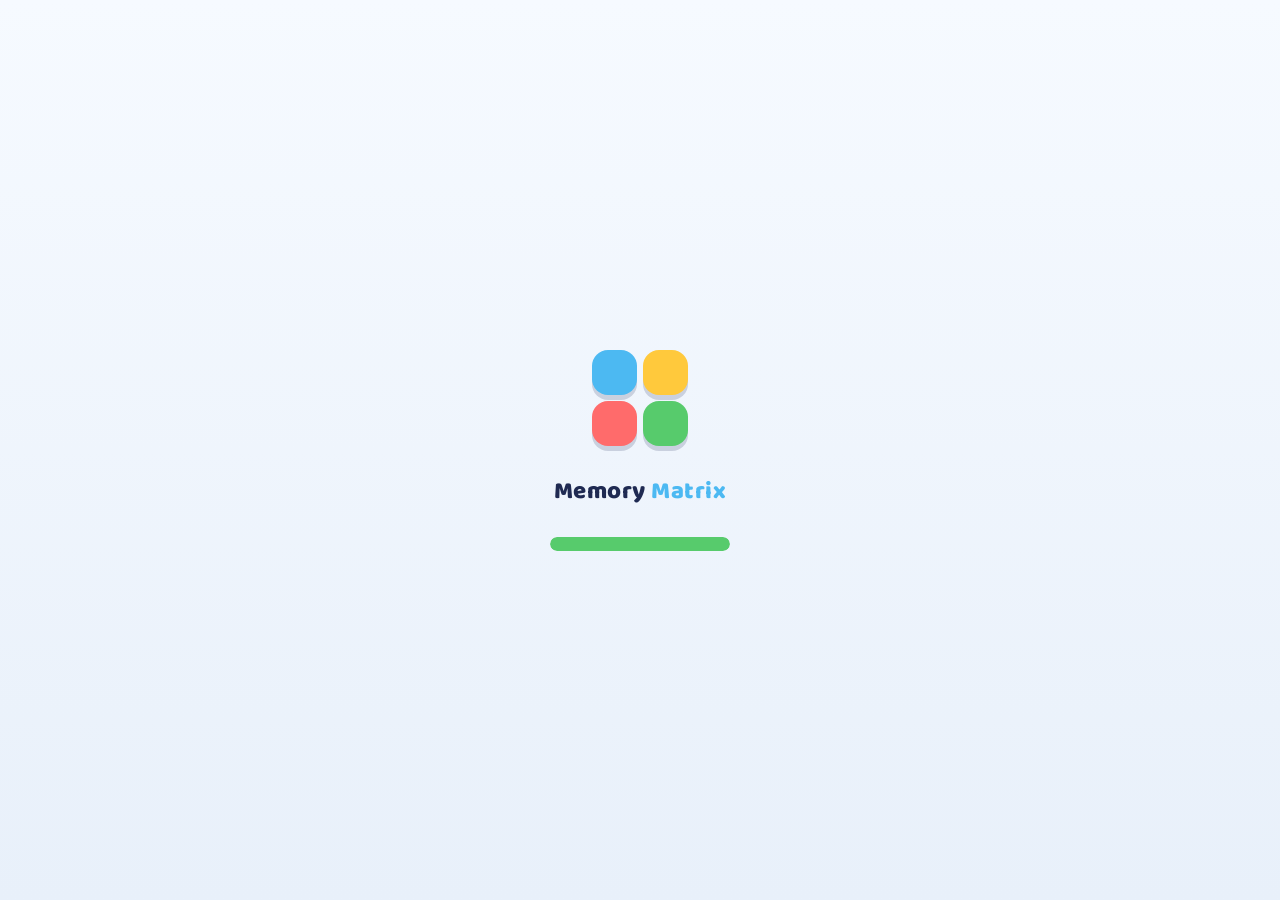
<file: memory-matrix (4).html>
<!DOCTYPE html>
<html lang="en">
<head>
<meta charset="UTF-8">
<meta name="viewport" content="width=device-width, initial-scale=1.0, maximum-scale=1.0, user-scalable=no, viewport-fit=cover">
<title>Memory Matrix</title>
<link rel="icon" href="data:image/svg+xml,%3Csvg xmlns='http://www.w3.org/2000/svg' viewBox='0 0 32 32'%3E%3Crect x='2' y='2' width='13' height='13' rx='4' fill='%234CB9F2'/%3E%3Crect x='17' y='2' width='13' height='13' rx='4' fill='%23FFC93C'/%3E%3Crect x='2' y='17' width='13' height='13' rx='4' fill='%23FF6B6B'/%3E%3Crect x='17' y='17' width='13' height='13' rx='4' fill='%2357CB6C'/%3E%3C/svg%3E">
<link rel="preconnect" href="https://fonts.googleapis.com">
<link rel="preconnect" href="https://fonts.gstatic.com" crossorigin>
<link href="https://fonts.googleapis.com/css2?family=Baloo+2:wght@600;700;800&family=Nunito:wght@600;700;800;900&display=swap" rel="stylesheet">

<style>

:root{
  --fd:'Baloo 2', ui-rounded, 'Segoe UI', system-ui, sans-serif;
  --fb:'Nunito', 'Segoe UI', system-ui, sans-serif;
  --navy:#1F2A52;
  --sky:#4CB9F2;      --sky-edge:#2E92D1;      --sky-soft:#E3F3FD;
  --yellow:#FFC93C;   --yellow-edge:#E0A31E;   --yellow-soft:#FFF3D6;
  --coral:#FF6B6B;    --coral-edge:#E04F4F;    --coral-soft:#FFE4E4;
  --green:#57CB6C;    --green-edge:#3AA34F;    --green-soft:#E2F8E7;
  --mut:#8B98BC;
}
*,*::before,*::after{box-sizing:border-box;margin:0;padding:0}
html,body{height:100%}
body{
  font-family:var(--fb); color:var(--navy);
  background:linear-gradient(180deg,#F6FAFF 0%,#E8F0FA 100%) fixed;
  overflow:hidden; touch-action:manipulation;
  -webkit-tap-highlight-color:transparent; -webkit-touch-callout:none;
  user-select:none; -webkit-user-select:none;
}
button{font-family:inherit;color:inherit}
.hidden{display:none!important}

/* ---------- subtle background decor ---------- */
.decor{position:fixed;inset:0;z-index:0;pointer-events:none;color:var(--navy);overflow:hidden}
.decor .ring{position:absolute;border-radius:50%;border:3px solid currentColor;opacity:.05}
.decor .r1{width:230px;height:230px;top:-70px;left:-60px}
.decor .r2{width:300px;height:300px;bottom:-110px;right:-90px;opacity:.045}
.decor svg{position:absolute;opacity:.06}
.decor .d1{top:16%;right:6%;width:34px;height:34px;transform:rotate(12deg)}
.decor .d2{bottom:20%;left:5%;width:40px;height:40px;transform:rotate(-8deg)}
.decor .d3{top:56%;right:9%;width:46px;height:18px}
.decor .d4{top:8%;left:12%;width:26px;height:26px;transform:rotate(20deg)}

/* ---------- stage & screens ---------- */
#stage{position:relative;z-index:1;height:100vh;height:100dvh;display:flex;justify-content:center}
.scr{display:none;width:min(100%,500px);flex-direction:column;padding:16px 16px calc(16px + env(safe-area-inset-bottom))}
.scr.on{display:flex}

/* ---------- generic bits ---------- */
.ic{display:block}
.plate{background:#fff;border-radius:16px;box-shadow:0 4px 0 rgba(31,42,82,.08),0 7px 14px rgba(31,42,82,.07);padding:7px 14px;text-align:center;min-width:66px}
.plate .lbl{display:block;font-size:.56rem;font-weight:900;letter-spacing:.14em;color:#93A0C2;text-transform:uppercase}
.plate .val{display:block;font-family:var(--fd);font-weight:800;font-size:1.4rem;line-height:1.15;color:var(--navy);font-variant-numeric:tabular-nums}
.plate .val.bump{animation:vpop .3s ease}
@keyframes vpop{0%{transform:scale(1)}40%{transform:scale(1.22)}100%{transform:scale(1)}}

.btn{
  --bg:var(--green); --edge:var(--green-edge);
  background:var(--bg); color:#fff; border:none; cursor:pointer;
  font-family:var(--fd); font-weight:800; font-size:1.02rem; letter-spacing:.02em;
  border-radius:18px; padding:14px 24px;
  box-shadow:0 6px 0 var(--edge),0 10px 18px rgba(31,42,82,.16);
  display:inline-flex; align-items:center; justify-content:center; gap:10px;
  transition:transform .08s ease, box-shadow .08s ease;
  touch-action:manipulation;
}
.btn svg{width:20px;height:20px;flex-shrink:0}
.btn:active{transform:translateY(5px);box-shadow:0 1px 0 var(--edge),0 4px 10px rgba(31,42,82,.12)}
.btn.sky{--bg:var(--sky);--edge:var(--sky-edge)}
.btn.coral{--bg:var(--coral);--edge:var(--coral-edge)}
.btn.white{--bg:#fff;--edge:#D5DFEF;color:var(--navy)}
.btn.big{font-size:1.3rem;padding:17px 28px;border-radius:22px}
.btn.big svg{width:24px;height:24px}
.btn.wide{width:100%}

.ibtn{width:44px;height:44px;border-radius:14px;background:#fff;border:none;cursor:pointer;
  box-shadow:0 4px 0 rgba(31,42,82,.10),0 6px 12px rgba(31,42,82,.08);
  display:grid;place-items:center;color:var(--navy);flex-shrink:0;
  transition:transform .08s ease, box-shadow .08s ease}
.ibtn svg{width:22px;height:22px}
.ibtn:active{transform:translateY(3px);box-shadow:0 1px 0 rgba(31,42,82,.10),0 3px 6px rgba(31,42,82,.08)}
.ibtn.sm{width:36px;height:36px;border-radius:12px}
.ibtn.sm svg{width:18px;height:18px}

.chip{display:inline-flex;align-items:center;gap:6px;background:#fff;border-radius:99px;padding:6px 13px;
  box-shadow:0 3px 0 rgba(31,42,82,.08);font-family:var(--fd);font-weight:800;color:var(--navy);font-size:.95rem;
  transition:background .2s}
.chip svg{width:16px;height:16px}
.chip.hot{background:var(--yellow);box-shadow:0 3px 0 var(--yellow-edge);animation:chipPulse .5s ease}
@keyframes chipPulse{0%{transform:scale(1)}45%{transform:scale(1.14)}100%{transform:scale(1)}}

/* ---------- loading ---------- */
#scr-load{position:fixed;inset:0;z-index:5;display:flex;flex-direction:column;align-items:center;justify-content:center;gap:26px;
  background:linear-gradient(180deg,#F6FAFF 0%,#E8F0FA 100%);transition:opacity .45s ease}
#scr-load.bye{opacity:0;pointer-events:none}
.logo-tiles.big{width:96px;height:96px}
.logo-tiles.big .lt{border-radius:16px;box-shadow:0 5px 0 rgba(31,42,82,.18)}
.load-track{width:180px;height:14px;border-radius:99px;background:#fff;box-shadow:inset 0 2px 4px rgba(31,42,82,.12);overflow:hidden}
.load-track i{display:block;height:100%;width:0;border-radius:99px;background:var(--green);animation:loadFill 1.25s ease forwards}
@keyframes loadFill{0%{width:0}70%{width:82%}100%{width:100%}}
.load-word{font-family:var(--fd);font-weight:800;font-size:1.5rem;letter-spacing:.02em}
.load-word span{color:var(--sky)}

/* ---------- logo ---------- */
.logo{display:flex;flex-direction:column;align-items:center;gap:12px;text-align:center}
.logo-tiles{display:grid;grid-template-columns:1fr 1fr;gap:6px;width:64px;height:64px}
.lt{border-radius:12px;display:block}
.lt1{background:var(--sky);box-shadow:0 4px 0 var(--sky-edge)}
.lt2{background:var(--yellow);box-shadow:0 4px 0 var(--yellow-edge);animation:ltHop 1.9s ease-in-out infinite}
.lt3{background:var(--coral);box-shadow:0 4px 0 var(--coral-edge)}
.lt4{background:var(--green);box-shadow:0 4px 0 var(--green-edge)}
@keyframes ltHop{0%,55%,100%{transform:translateY(0)}20%{transform:translateY(-9px) scale(1.08)}35%{transform:translateY(0) scale(.96)}}
.logo-tiles.big .lt2{animation-duration:1.3s}
.logo h1{font-family:var(--fd);font-weight:800;font-size:2.15rem;line-height:1.05;letter-spacing:.01em}
.logo h1 span{color:var(--sky)}
.logo p{color:var(--mut);font-weight:800;font-size:.9rem}

/* ---------- menu ---------- */
#scr-menu{height:100%;justify-content:center;gap:18px;overflow-y:auto}
.m-stats{display:flex;gap:9px}
.m-stats .plate{flex:1}
.navrow{display:flex;gap:10px}
.navbtn{flex:1;background:#fff;border:none;cursor:pointer;border-radius:18px;padding:12px 6px 11px;
  box-shadow:0 5px 0 #D8E2F2,0 8px 14px rgba(31,42,82,.08);
  display:flex;flex-direction:column;align-items:center;gap:7px;
  font-family:var(--fd);font-weight:700;font-size:.82rem;color:var(--navy);
  transition:transform .08s ease, box-shadow .08s ease}
.navbtn:active{transform:translateY(4px);box-shadow:0 1px 0 #D8E2F2,0 3px 8px rgba(31,42,82,.08)}
.navbtn .nb-ic{width:40px;height:40px;border-radius:13px;display:grid;place-items:center;color:#fff}
.navbtn .nb-ic svg{width:21px;height:21px}
.nb-yellow{background:var(--yellow);box-shadow:0 3px 0 var(--yellow-edge)}
.nb-sky{background:var(--sky);box-shadow:0 3px 0 var(--sky-edge)}
.nb-coral{background:var(--coral);box-shadow:0 3px 0 var(--coral-edge)}
.m-foot{text-align:center;color:#AAB6D2;font-weight:800;font-size:.72rem;letter-spacing:.06em}

/* ---------- game screen ---------- */
#scr-game{height:100%;gap:9px}
.hud-row{display:flex;align-items:center;gap:9px}
.plate.score{flex:1;text-align:left;padding:7px 16px}
.plate.score .val{font-size:1.75rem}
.obj{display:flex;align-items:center;gap:10px;min-height:34px}
.obj-text{flex:1;text-align:center;font-family:var(--fd);font-weight:800;font-size:1.05rem;color:var(--navy)}
.obj-text.go{color:var(--green-edge)}
.obj-text.warn{color:#B77E10}
.obj-text.bad{color:var(--coral-edge)}
.hearts{display:flex;gap:4px}
.hearts svg{width:23px;height:23px;color:var(--coral);display:block}
.hearts svg .hl-dot{fill:#fff}
.hearts svg.off{color:#D8E0F0}
.hearts.danger svg:not(.off){animation:heartThrob .45s ease 3}
@keyframes heartThrob{0%,100%{transform:scale(1)}50%{transform:scale(1.3)}}
.prog{height:12px;border-radius:99px;background:#E2EAF6;box-shadow:inset 0 2px 3px rgba(31,42,82,.10);overflow:hidden}
.prog i{display:block;height:100%;width:0;border-radius:99px;background:var(--yellow);transition:width .12s linear, background .25s}
.prog.go i{background:var(--green)}

#boardWrap{flex:1;min-height:0;display:grid;place-items:center;padding:4px 0 6px}
#board{background:#fff;border-radius:26px;padding:12px;aspect-ratio:1;position:relative;
  box-shadow:0 8px 0 rgba(31,42,82,.07),0 16px 28px rgba(31,42,82,.10)}
#board.pop{animation:boardPop .45s ease}
@keyframes boardPop{0%{transform:scale(1)}45%{transform:scale(1.028)}100%{transform:scale(1)}}
#board.shake{animation:shakeX .4s ease}
@keyframes shakeX{0%,100%{transform:translateX(0)}20%{transform:translateX(-7px)}45%{transform:translateX(6px)}70%{transform:translateX(-4px)}90%{transform:translateX(2px)}}
#grid{display:grid;width:100%;height:100%;gap:9px}
#hint{text-align:center;font-size:.78rem;font-weight:800;color:#A5B1CE;min-height:18px}

/* ---------- tiles ---------- */
.tile{
  position:relative;aspect-ratio:1;border-radius:var(--tr,14px);cursor:pointer;
  background:var(--tilebg,var(--sky));
  box-shadow:0 4px 0 var(--tileedge,var(--sky-edge)),0 6px 10px rgba(31,42,82,.14),inset 0 2px 0 rgba(255,255,255,.28);
  transition:transform .16s cubic-bezier(.34,1.56,.64,1),background .12s,box-shadow .12s,opacity .25s;
  animation:tileIn .38s cubic-bezier(.34,1.56,.64,1) backwards;
  will-change:transform;
}
@keyframes tileIn{from{transform:scale(.2);opacity:0}to{transform:scale(1);opacity:1}}
.tile.lock{pointer-events:none}
.tile.hl{
  background:var(--yellow);
  box-shadow:0 4px 0 var(--yellow-edge),0 0 0 4px rgba(255,201,60,.22),0 6px 18px rgba(255,180,30,.45),inset 0 2px 0 rgba(255,255,255,.55);
  transform:scale(1.06);
  animation:hlBounce .5s cubic-bezier(.34,1.56,.64,1);
}
.tile.hl::before{content:'';position:absolute;top:15%;left:14%;width:32%;height:18%;border-radius:99px;background:rgba(255,255,255,.75);transform:rotate(-8deg)}
@keyframes hlBounce{0%{transform:scale(.72)}60%{transform:scale(1.13)}100%{transform:scale(1.06)}}
.tile.ok{background:var(--green);box-shadow:0 4px 0 var(--green-edge),0 6px 12px rgba(87,203,108,.4),inset 0 2px 0 rgba(255,255,255,.35);animation:okPop .32s cubic-bezier(.34,1.56,.64,1)}
.tile.ok::after{content:'';position:absolute;inset:0;background:url("data:image/svg+xml,%3Csvg xmlns='http://www.w3.org/2000/svg' viewBox='0 0 24 24' fill='none' stroke='%23ffffff' stroke-width='4' stroke-linecap='round' stroke-linejoin='round'%3E%3Cpath d='M5 12.8l4.3 4.3L19 7.4'/%3E%3C/svg%3E") center/52% no-repeat}
@keyframes okPop{0%{transform:scale(.8)}55%{transform:scale(1.14)}100%{transform:scale(1)}}
.tile.no{background:var(--coral);box-shadow:0 4px 0 var(--coral-edge),0 6px 12px rgba(255,107,107,.4),inset 0 2px 0 rgba(255,255,255,.3);animation:noShake .42s ease}
.tile.no::after{content:'';position:absolute;inset:0;background:url("data:image/svg+xml,%3Csvg xmlns='http://www.w3.org/2000/svg' viewBox='0 0 24 24' fill='none' stroke='%23ffffff' stroke-width='4' stroke-linecap='round'%3E%3Cpath d='M7 7l10 10M17 7L7 17'/%3E%3C/svg%3E") center/46% no-repeat}
@keyframes noShake{0%,100%{transform:translateX(0)}20%{transform:translateX(-5px)}40%{transform:translateX(5px)}60%{transform:translateX(-4px)}80%{transform:translateX(3px)}}
.tile.warn{background:var(--yellow);box-shadow:0 4px 0 var(--yellow-edge),0 0 0 4px rgba(255,201,60,.22);animation:warnPulse .75s ease}
@keyframes warnPulse{0%,100%{transform:scale(1)}25%{transform:scale(1.1)}55%{transform:scale(.98)}80%{transform:scale(1.06)}}
.tile.dim{background:#CBD7EA;box-shadow:0 3px 0 #B7C5DE;opacity:.55}

/* ---------- banners & toasts ---------- */
.banner{position:fixed;left:50%;top:41%;z-index:60;pointer-events:none;
  display:flex;align-items:center;gap:11px;white-space:nowrap;
  font-family:var(--fd);font-weight:800;font-size:1.35rem;color:#fff;
  background:var(--green);border-radius:22px;padding:15px 32px;
  box-shadow:0 8px 0 var(--green-edge),0 16px 30px rgba(31,42,82,.25);
  opacity:0;transform:translate(-50%,-50%) scale(.5)}
.banner svg{width:26px;height:26px}
.banner.lv{background:var(--sky);box-shadow:0 8px 0 var(--sky-edge),0 16px 30px rgba(31,42,82,.25)}
.banner.warn{background:var(--yellow);color:var(--navy);box-shadow:0 8px 0 var(--yellow-edge),0 16px 30px rgba(31,42,82,.25)}
.banner.over{background:var(--coral);box-shadow:0 8px 0 var(--coral-edge),0 16px 30px rgba(31,42,82,.25)}
.banner.show{animation:bannerPop 1.15s cubic-bezier(.34,1.4,.64,1) forwards}
@keyframes bannerPop{
  0%{opacity:0;transform:translate(-50%,-50%) scale(.45)}
  16%{opacity:1;transform:translate(-50%,-50%) scale(1.09)}
  28%{transform:translate(-50%,-50%) scale(1)}
  78%{opacity:1;transform:translate(-50%,-50%) scale(1)}
  100%{opacity:0;transform:translate(-50%,-64%) scale(.92)}}

#toasts{position:fixed;top:14px;left:0;right:0;z-index:96;display:flex;flex-direction:column;align-items:center;gap:8px;pointer-events:none}
.toast{display:flex;align-items:center;gap:11px;background:#fff;border-radius:17px;padding:9px 16px 9px 10px;
  box-shadow:0 5px 0 rgba(31,42,82,.10),0 12px 24px rgba(31,42,82,.20);
  transform:translateY(-150%);transition:transform .4s cubic-bezier(.34,1.4,.64,1)}
.toast.show{transform:translateY(0)}
.toast .t-badge{width:38px;height:38px;border-radius:12px;display:grid;place-items:center;color:#fff;flex-shrink:0}
.toast .t-badge svg{width:20px;height:20px}
.toast .t-txt b{display:block;font-family:var(--fd);font-weight:800;font-size:.92rem;line-height:1.1}
.toast .t-txt span{display:block;font-size:.72rem;font-weight:800;color:var(--mut)}

/* ---------- overlays ---------- */
.ov{position:fixed;inset:0;z-index:80;display:flex;align-items:center;justify-content:center;padding:18px;
  background:rgba(24,34,66,.5);opacity:0;pointer-events:none;transition:opacity .22s ease}
.ov.on{opacity:1;pointer-events:auto}
.panel{background:#fff;border-radius:26px;padding:22px 20px;width:min(100%,400px);max-height:min(86vh,700px);overflow-y:auto;
  box-shadow:0 24px 60px rgba(15,23,48,.35);
  transform:translateY(16px) scale(.95);transition:transform .28s cubic-bezier(.34,1.4,.64,1)}
.ov.on .panel{transform:none}
.ov-head{display:flex;align-items:center;justify-content:space-between;margin-bottom:12px}
.ov-head h2{font-family:var(--fd);font-weight:800;font-size:1.45rem}
.ov-sub{color:var(--mut);font-weight:800;font-size:.85rem;text-align:center}
.ov-stack{display:flex;flex-direction:column;gap:10px;margin-top:14px}

.go-hero{width:74px;height:74px;border-radius:22px;margin:4px auto 10px;display:grid;place-items:center;color:#fff}
.go-hero svg{width:38px;height:38px}
.go-hero.coral{background:var(--coral);box-shadow:0 5px 0 var(--coral-edge)}
.go-hero.green{background:var(--green);box-shadow:0 5px 0 var(--green-edge)}
.go-score{font-family:var(--fd);font-weight:800;font-size:3rem;line-height:1.1;text-align:center;font-variant-numeric:tabular-nums}
.go-lbl{text-align:center;font-size:.62rem;font-weight:900;letter-spacing:.16em;color:#93A0C2;text-transform:uppercase;margin-bottom:6px}
.newbest{display:flex;align-items:center;justify-content:center;gap:7px;width:fit-content;margin:8px auto 2px;
  background:var(--yellow);color:var(--navy);font-family:var(--fd);font-weight:800;font-size:.9rem;
  padding:6px 16px;border-radius:99px;box-shadow:0 3px 0 var(--yellow-edge);animation:chipPulse .6s ease}
.newbest svg{width:17px;height:17px}
.go-row{display:flex;gap:8px;margin-top:12px}
.go-row .plate{flex:1}
.go-row .val{font-size:1.2rem}

/* achievements */
.ach{display:flex;gap:12px;align-items:center;background:#F5F8FE;border-radius:17px;padding:11px 12px;margin-bottom:9px}
.ach.done{background:var(--green-soft)}
.ach-badge{width:46px;height:46px;border-radius:14px;display:grid;place-items:center;color:#fff;flex-shrink:0}
.ach-badge svg{width:23px;height:23px}
.ach-info{flex:1;min-width:0}
.ach-name{font-family:var(--fd);font-weight:800;font-size:.95rem;line-height:1.15}
.ach-desc{font-size:.72rem;font-weight:800;color:var(--mut);margin-top:1px}
.ach .bar{height:7px;border-radius:99px;background:#E2EAF6;margin-top:6px;overflow:hidden}
.ach .bar i{display:block;height:100%;border-radius:99px;background:var(--sky)}
.ach.done .bar i{background:var(--green)}
.ach-state{flex-shrink:0;font-family:var(--fd);font-weight:800;font-size:.8rem;color:var(--mut)}
.ach.done .ach-state{color:var(--green-edge)}
.ach-state svg{width:20px;height:20px;color:var(--green-edge)}
.count-chip{display:inline-flex;align-items:center;gap:6px;background:var(--yellow);border-radius:99px;padding:5px 13px;
  font-family:var(--fd);font-weight:800;font-size:.85rem;box-shadow:0 3px 0 var(--yellow-edge)}
.count-chip svg{width:15px;height:15px}

/* stats */
.sgrid{display:grid;grid-template-columns:1fr 1fr;gap:9px}
.sgrid .plate .val{font-size:1.3rem}

/* settings */
.srow{display:flex;align-items:center;justify-content:space-between;gap:12px;background:#F5F8FE;border-radius:17px;padding:12px 14px;margin-bottom:9px}
.srow .s-l b{display:block;font-family:var(--fd);font-weight:800;font-size:.98rem}
.srow .s-l span{display:block;font-size:.72rem;font-weight:800;color:var(--mut)}
.switch{width:58px;height:33px;border-radius:99px;background:#DCE5F3;box-shadow:inset 0 2px 4px rgba(31,42,82,.12);position:relative;transition:background .2s;cursor:pointer;border:none;flex-shrink:0}
.switch .knob{position:absolute;top:3px;left:3px;width:27px;height:27px;border-radius:50%;background:#fff;
  box-shadow:0 2px 0 rgba(31,42,82,.12),0 3px 6px rgba(31,42,82,.22);transition:left .22s cubic-bezier(.34,1.56,.64,1)}
.switch.on{background:var(--green)}
.switch.on .knob{left:28px}

/* fx canvas above everything */
#fx{position:fixed;inset:0;z-index:95;pointer-events:none}

@media (max-width:380px){
  .logo h1{font-size:1.9rem}
  .plate.score .val{font-size:1.5rem}
  .navbtn{font-size:.74rem}
  .shopgrid{gap:7px}
  .icard{padding:8px 6px 7px;border-radius:15px;gap:3px}
  .ip{width:48px;height:48px;border-radius:13px}
  .ip svg{width:24px;height:24px}
  .iname{font-size:.74rem;min-height:1.6em}
  .idesc{font-size:.56rem;min-height:2.2em}
  .iprice{font-size:.72rem}
  .ibuy{font-size:.66rem;padding:7px 0}
  .ilocknote{font-size:.54rem}
}
@media (max-width:340px){
  .icard{padding:7px 5px 6px}
  .ip{width:42px;height:42px}
  .ip svg{width:21px;height:21px}
  .iname{font-size:.68rem}
}


/* =========================================================
   MEMORY MATRIX — ADDICTIVE GAMEPLAY EXPANSION
   All new components reuse the fixed visual language:
   flat chunky vectors, sky/yellow/coral/green, white highlights,
   navy depth, rounded cartoon type, tactile buttons.
   ========================================================= */

/* ---------- scroll safety ---------- */
.scr.tall{overflow-y:auto;overflow-x:hidden;-webkit-overflow-scrolling:touch}
.scrollarea{overflow-y:auto;-webkit-overflow-scrolling:touch;flex:1;min-height:0;
  padding:2px 2px 8px;margin:0 -2px}
.ov .panel.big{width:min(100%,440px)}

/* ---------- menu extras ---------- */
.m-top{display:flex;align-items:center;justify-content:center;gap:8px;flex-wrap:wrap}
.tokenchip{display:inline-flex;align-items:center;gap:7px;background:#fff;border-radius:99px;padding:6px 14px 6px 8px;
  box-shadow:0 3px 0 rgba(31,42,82,.08),0 5px 12px rgba(31,42,82,.06);font-family:var(--fd);font-weight:800;font-size:.95rem}
.tokenchip .tk{width:24px;height:24px;border-radius:8px;background:var(--sky);box-shadow:0 2px 0 var(--sky-edge);display:grid;place-items:center;color:#fff}
.tokenchip .tk svg{width:15px;height:15px}
.m-stats .plate .val{font-size:1.25rem}
.navrow{display:grid;grid-template-columns:1fr 1fr;gap:10px}
.plate.tok{background:var(--yellow-soft);box-shadow:0 4px 0 rgba(224,163,30,.22),0 7px 14px rgba(31,42,82,.07)}
.m-levelbar{margin-top:-4px}

/* ---------- generic pills / badges ---------- */
.pill{display:inline-flex;align-items:center;gap:5px;border-radius:99px;padding:4px 10px;
  font-family:var(--fd);font-weight:800;font-size:.72rem;background:#EEF3FB;color:#63719A}
.pill svg{width:13px;height:13px}
.pill.green{background:var(--green-soft);color:var(--green-edge)}
.pill.yellow{background:var(--yellow-soft);color:#9A6E08}
.pill.coral{background:var(--coral-soft);color:var(--coral-edge)}
.pill.sky{background:var(--sky-soft);color:var(--sky-edge)}
.pill.navy{background:#E7ECF6;color:var(--navy)}
.tagline{font-size:.68rem;font-weight:900;letter-spacing:.16em;text-transform:uppercase;color:#A5B1CE;text-align:center}

/* ---------- header rows shared by subscreens ---------- */
.subhead{display:flex;align-items:center;gap:9px}
.subhead h2{flex:1;font-family:var(--fd);font-weight:800;font-size:1.35rem;text-align:center;line-height:1.1}
.subhead h2 small{display:block;font-family:var(--fb);font-size:.62rem;font-weight:900;letter-spacing:.14em;color:#A5B1CE;text-transform:uppercase}

/* =========================================================
   1) CAMPAIGN MAP
   ========================================================= */
#scr-map{height:100%;gap:10px}
#scr-map .scr-body{overflow-y:auto;-webkit-overflow-scrolling:touch;flex:1;min-height:0;padding-bottom:6px}

.chhead{border-radius:20px;padding:11px 14px;background:#fff;box-shadow:0 5px 0 rgba(31,42,82,.07),0 8px 16px rgba(31,42,82,.06);margin-bottom:11px}
.chhead .ch-top{display:flex;align-items:center;gap:10px}
.chhead .ch-ic{width:38px;height:38px;border-radius:13px;display:grid;place-items:center;color:#fff;flex-shrink:0}
.chhead .ch-ic svg{width:20px;height:20px}
.chhead .ch-n{flex:1;min-width:0}
.chhead .ch-n b{display:block;font-family:var(--fd);font-weight:800;font-size:1.02rem;line-height:1.1}
.chhead .ch-n span{display:block;font-size:.68rem;font-weight:900;letter-spacing:.1em;color:#A5B1CE}
.chhead .ch-bar{height:9px;border-radius:99px;background:#E9EFF8;margin-top:9px;overflow:hidden}
.chhead .ch-bar i{display:block;height:100%;border-radius:99px;background:var(--green);transition:width .4s ease}
.chhead.locked .ch-ic{background:#CBD7EA;box-shadow:0 3px 0 #B4C2DA}
.chhead.locked .ch-n b{color:var(--mut)}
.c1 .ch-ic{background:var(--sky);box-shadow:0 3px 0 var(--sky-edge)}
.c2 .ch-ic{background:var(--yellow);box-shadow:0 3px 0 var(--yellow-edge)}
.c3 .ch-ic{background:var(--green);box-shadow:0 3px 0 var(--green-edge)}
.c4 .ch-ic{background:var(--coral);box-shadow:0 3px 0 var(--coral-edge)}
.c5 .ch-ic{background:var(--navy);box-shadow:0 3px 0 #101838}

.path{display:flex;flex-direction:column;gap:7px;padding:2px 4px 12px}
.prow{display:flex;align-items:center;gap:5px}
.prow .sep{flex:0 0 13px;display:grid;place-items:center;color:#C8D3E6}
.prow .sep svg{width:14px;height:14px}
.prow .node{flex:1}
.prow.hop{height:17px;gap:0}
.prow.hop.right{justify-content:flex-end;padding-right:14.5%}
.prow.hop.left{justify-content:flex-start;padding-left:14.5%}
.prow.hop .sep.down{transform:rotate(90deg);color:#B9C6DE}
.node{position:relative;aspect-ratio:1;border-radius:20px;background:var(--sky);color:#fff;border:none;cursor:pointer;
  font-family:var(--fd);font-weight:800;font-size:1.5rem;
  box-shadow:0 5px 0 var(--sky-edge),0 8px 14px rgba(31,42,82,.16);
  display:flex;flex-direction:column;align-items:center;justify-content:center;gap:2px;
  transition:transform .1s ease,box-shadow .1s ease}
.node:active{transform:translateY(4px);box-shadow:0 1px 0 var(--sky-edge)}
.node .n-lbl{font-size:.56rem;font-weight:900;letter-spacing:.1em;opacity:.85}
.node.lock{background:#E6ECF6;color:#AAB6D2;box-shadow:0 5px 0 #D3DDEC}
.node.lock svg{width:26px;height:26px}
.node.done{background:var(--green);box-shadow:0 5px 0 var(--green-edge),0 8px 14px rgba(31,42,82,.12)}
.node.cur{background:var(--sky);animation:curBob 1.6s ease-in-out infinite}
@keyframes curBob{0%,100%{transform:translateY(0)}50%{transform:translateY(-5px)}}
.node.cur::after{content:'';position:absolute;inset:-6px;border-radius:24px;border:3px dashed var(--sky);opacity:.5}
.node.boss{grid-column:span 1;background:var(--coral);box-shadow:0 5px 0 var(--coral-edge),0 8px 16px rgba(224,79,79,.28)}
.node.boss.done{background:var(--yellow);box-shadow:0 5px 0 var(--yellow-edge),0 8px 16px rgba(224,163,30,.28);color:var(--navy)}
.node.boss.done .n-stars svg{color:var(--navy)}
.node.boss svg.n-ic{width:26px;height:26px;margin-bottom:1px}
.n-stars{display:flex;gap:2px;margin-top:2px}
.n-stars svg{width:12px;height:12px;color:var(--yellow)}
.node.done .n-stars svg{color:#fff}
.n-stars svg.off{color:rgba(255,255,255,.35)}
.node.done .n-stars svg.off{color:rgba(255,255,255,.35)}
.node.lock .n-stars{display:none}
.n-mast{position:absolute;top:5px;right:5px;width:16px;height:16px;border-radius:50%;background:var(--yellow);display:grid;place-items:center;color:var(--navy);box-shadow:0 2px 0 var(--yellow-edge)}
.n-mast svg{width:10px;height:10px}
.n-mast.hide{display:none}

/* =========================================================
   2) LEVEL CARD (overlay)
   ========================================================= */
.lc-top{display:flex;align-items:center;gap:10px;margin-bottom:10px}
.lc-badge{width:56px;height:56px;border-radius:18px;display:grid;place-items:center;color:#fff;flex-shrink:0;
  font-family:var(--fd);font-weight:800;font-size:1.5rem}
.lc-badge.sky{background:var(--sky);box-shadow:0 4px 0 var(--sky-edge)}
.lc-badge.green{background:var(--green);box-shadow:0 4px 0 var(--green-edge)}
.lc-badge.coral{background:var(--coral);box-shadow:0 4px 0 var(--coral-edge)}
.lc-badge.yellow{background:var(--yellow);color:var(--navy);box-shadow:0 4px 0 var(--yellow-edge)}
.lc-t{flex:1;min-width:0}
.lc-t b{display:block;font-family:var(--fd);font-weight:800;font-size:1.15rem;line-height:1.1}
.lc-t span{display:block;font-size:.72rem;font-weight:800;color:var(--mut)}
.mini{display:grid;gap:3px;width:82px;height:82px;padding:6px;background:#F5F8FE;border-radius:14px;margin:0 auto}
.mini i{background:#DCE5F3;border-radius:3px;display:block}
.mini i.on{background:var(--yellow);box-shadow:0 1px 0 var(--yellow-edge)}
.mini i.dec{background:var(--sky)}
.lc-facts{display:flex;gap:8px;margin-top:12px}
.lc-facts .plate{flex:1;padding:6px 8px}
.lc-facts .val{font-size:1.05rem}
.obj-line{display:flex;align-items:center;gap:9px;background:#F5F8FE;border-radius:14px;padding:9px 11px;margin-bottom:7px}
.obj-line .o-ic{width:24px;height:24px;border-radius:8px;background:#DCE5F3;display:grid;place-items:center;color:#8B98BC;flex-shrink:0}
.obj-line .o-ic svg{width:14px;height:14px}
.obj-line.done{background:var(--green-soft)}
.obj-line.done .o-ic{background:var(--green);color:#fff}
.obj-line span{font-size:.8rem;font-weight:800;color:#54628B}
.obj-line.done span{color:var(--green-edge)}
.obj-line b{margin-left:auto;font-family:var(--fd);font-size:.82rem;color:var(--mut)}
.obj-line.done b{color:var(--green-edge)}
.pu-pick{display:flex;gap:9px;margin-top:4px}
.pu-slot{flex:1;border-radius:16px;background:#F5F8FE;border:3px solid transparent;padding:9px 6px;text-align:center;cursor:pointer;
  transition:transform .1s ease,background .15s}
.pu-slot:active{transform:translateY(2px)}
.pu-slot.sel{border-color:var(--sky);background:var(--sky-soft)}
.pu-slot.empty{opacity:.5}
.pu-slot .pu-ic{width:34px;height:34px;border-radius:11px;margin:0 auto 5px;display:grid;place-items:center;color:#fff}
.pu-slot .pu-ic svg{width:18px;height:18px}
.pu-slot b{display:block;font-family:var(--fd);font-weight:800;font-size:.74rem;line-height:1.1}
.pu-slot span{display:block;font-size:.62rem;font-weight:800;color:var(--mut)}
.rec-row{display:flex;gap:7px;margin-top:10px;flex-wrap:wrap;justify-content:center}
.rec-chip{display:inline-flex;align-items:center;gap:5px;background:#fff;border:2px solid #E7ECF6;border-radius:99px;padding:4px 11px;
  font-size:.7rem;font-weight:800;color:#63719A}
.rec-chip b{font-family:var(--fd);color:var(--navy)}
.rec-chip svg{width:12px;height:12px}

/* =========================================================
   3) GAME SCREEN EXTRAS
   ========================================================= */
.hud-row.obj{padding:5px 0 0;gap:6px}
.obj-text{font-size:.95rem}
.chip.mini{font-size:.82rem;padding:5px 10px}
.chip.mult{background:var(--yellow);box-shadow:0 3px 0 var(--yellow-edge)}
.chip.mult.pulse{animation:chipPulse .42s ease}
.chip.mini.lock{opacity:.55}
.chip.shield{background:var(--sky);color:#fff;box-shadow:0 3px 0 var(--sky-edge)}
.chip.shield svg{color:#fff}
.chip.hot{background:var(--yellow)}

/* boss header */
.bossbar{background:#fff;border-radius:15px;padding:8px 12px 9px;box-shadow:0 4px 0 rgba(31,42,82,.07),0 6px 12px rgba(31,42,82,.06)}
.bossbar .bb-top{display:flex;align-items:center;gap:8px}
.bossbar .bb-name{flex:1;font-family:var(--fd);font-weight:800;font-size:.85rem;color:var(--coral-edge);
  letter-spacing:.03em;white-space:nowrap;overflow:hidden;text-overflow:ellipsis}
.bossbar .bb-phase{font-size:.66rem;font-weight:900;letter-spacing:.12em;color:#A5B1CE}
.bossbar .bb-track{display:flex;gap:5px;margin-top:6px}
.bossbar .bb-seg{flex:1;height:11px;border-radius:99px;background:#E9EFF8;overflow:hidden}
.bossbar .bb-seg i{display:block;height:100%;width:0;border-radius:99px;background:var(--coral);transition:width .3s ease}
.bossbar .bb-seg.part i{background:var(--yellow)}
.bossbar .bb-seg.full i{background:var(--green)}
.bossbar.defeated{animation:bbDef .5s ease}
@keyframes bbDef{0%{transform:scale(1)}45%{transform:scale(1.03)}100%{transform:scale(1)}}
.bossbar.flash{animation:bbFlash .35s ease 3}
@keyframes bbFlash{0%,100%{background:#fff}50%{background:var(--coral-soft)}}

/* objectives strip */
.objstrip{display:flex;gap:6px}
.objstrip .os{flex:1;display:flex;align-items:center;justify-content:center;gap:4px;background:#F1F5FC;border-radius:11px;
  padding:4px 5px;font-size:.6rem;font-weight:900;color:#9AA6C6;text-align:center;line-height:1.15;min-width:0}
.objstrip .os svg{width:12px;height:12px;flex-shrink:0}
.objstrip .os.done{background:var(--green-soft);color:var(--green-edge)}
.objstrip .os span{white-space:nowrap;overflow:hidden;text-overflow:ellipsis}

/* power-up bar */
.pubar{display:flex;gap:8px;align-items:stretch}
.pubtn{flex:1;display:flex;align-items:center;gap:7px;background:#fff;border:none;border-radius:14px;padding:7px 10px;cursor:pointer;
  box-shadow:0 4px 0 rgba(31,42,82,.10),0 6px 12px rgba(31,42,82,.06);color:var(--navy);text-align:left;
  transition:transform .08s ease,box-shadow .08s ease}
.pubtn:active{transform:translateY(3px);box-shadow:0 1px 0 rgba(31,42,82,.10)}
.pubtn .pu-ic{width:26px;height:26px;border-radius:9px;display:grid;place-items:center;color:#fff;flex-shrink:0}
.pubtn .pu-ic svg{width:15px;height:15px}
.pubtn b{display:block;font-family:var(--fd);font-weight:800;font-size:.76rem;line-height:1.05}
.pubtn span{display:block;font-size:.6rem;font-weight:800;color:var(--mut);line-height:1.1}
.pubtn.spent{opacity:.45}
.pubtn.armed{background:var(--yellow-soft)}
.pubtn.armed .pu-ic{background:var(--yellow)!important}
.pubtn.armed .pu-ic{color:var(--navy)}
.pubtn.flash{animation:chipPulse .4s ease}

/* hint */
#hint{font-size:.74rem;line-height:1.25}

/* ---------- tile variants ---------- */
.tile .ord{position:absolute;inset:0;display:grid;place-items:center;font-family:var(--fd);font-weight:800;
  font-size:.92rem;color:rgba(31,42,82,.55);opacity:0;transition:opacity .2s}
.tile.hl .ord{opacity:1}
.tile.decoy{background:#9FB0D0;box-shadow:0 4px 0 #8394B6,0 6px 10px rgba(31,42,82,.14),inset 0 2px 0 rgba(255,255,255,.3)}
.tile.decoy::before{content:'';position:absolute;top:15%;left:14%;width:32%;height:18%;border-radius:99px;background:rgba(255,255,255,.6);transform:rotate(-8deg)}
.tile.decoy.ok{background:var(--green);box-shadow:0 4px 0 var(--green-edge),inset 0 2px 0 rgba(255,255,255,.35)}
.tile.decoy.ok::after{content:'';position:absolute;inset:0;background:url("data:image/svg+xml,%3Csvg xmlns='http://www.w3.org/2000/svg' viewBox='0 0 24 24' fill='none' stroke='%23ffffff' stroke-width='4' stroke-linecap='round' stroke-linejoin='round'%3E%3Cpath d='M5 12.8l4.3 4.3L19 7.4'/%3E%3C/svg%3E") center/52% no-repeat}
.tile.bonus{background:var(--yellow);box-shadow:0 4px 0 var(--yellow-edge),0 0 0 4px rgba(255,201,60,.25),0 6px 16px rgba(255,180,30,.4),inset 0 2px 0 rgba(255,255,255,.6);animation:bonusGlow 1s ease-in-out infinite}
.tile.bonus::after{content:'';position:absolute;inset:0;background:url("data:image/svg+xml,%3Csvg xmlns='http://www.w3.org/2000/svg' viewBox='0 0 24 24'%3E%3Cpath d='M12 3.2l2.5 5.2 5.7.7-4.2 4 1.1 5.7L12 16l-5.1 2.8 1.1-5.7-4.2-4 5.7-.7z' fill='%23ffffff'/%3E%3C/svg%3E") center/46% no-repeat}
@keyframes bonusGlow{0%,100%{filter:brightness(1)}50%{filter:brightness(1.12)}}
.tile.hazard{background:var(--coral);box-shadow:0 4px 0 var(--coral-edge),0 0 0 4px rgba(255,107,107,.25),0 6px 16px rgba(224,79,79,.4);animation:hazPulse .8s ease-in-out infinite}
.tile.hazard::after{content:'';position:absolute;inset:0;background:url("data:image/svg+xml,%3Csvg xmlns='http://www.w3.org/2000/svg' viewBox='0 0 24 24' fill='none' stroke='%23ffffff' stroke-width='3.2' stroke-linecap='round'%3E%3Cpath d='M12 5.5v9'/%3E%3Ccircle cx='12' cy='18.2' r='1.4' fill='%23ffffff' stroke='none'/%3E%3C/svg%3E") center/44% no-repeat}
@keyframes hazPulse{0%,100%{transform:scale(1)}50%{transform:scale(1.07)}}
.tile.vanish{animation:vanishOut .5s ease forwards}
@keyframes vanishOut{0%{transform:scale(1);opacity:1}40%{transform:scale(1.08);opacity:.85}100%{transform:scale(.72);opacity:.18}}
.tile.flashIn{animation:flashIn .34s cubic-bezier(.34,1.56,.64,1)}
@keyframes flashIn{0%{transform:scale(.5);opacity:0}70%{transform:scale(1.1)}100%{transform:scale(1.04);opacity:1}}
.tile.shifted{animation:shiftTo .42s cubic-bezier(.34,1.5,.64,1)}
@keyframes shiftTo{0%{transform:scale(.82) rotate(-6deg);opacity:.5}60%{transform:scale(1.06) rotate(2deg)}100%{transform:scale(1) rotate(0)}}
.board.hidegrid #grid{opacity:0;transition:opacity .18s}
#board.shuffling .tile{animation:shufPop .4s ease}
@keyframes shufPop{0%,100%{transform:scale(1)}50%{transform:scale(.86)}}
.tile.lockedTap{animation:noShake .3s ease}

/* =========================================================
   4) STAR ROW / PERFORMANCE CARD
   ========================================================= */
.starrow{display:flex;justify-content:center;gap:10px;margin:2px 0 6px}
.starrow svg{width:38px;height:38px;color:#DCE5F3;transform:scale(.7);transition:none}
.starrow svg.on{color:var(--yellow);filter:drop-shadow(0 3px 0 rgba(224,163,30,.35));animation:starPop .5s cubic-bezier(.34,1.7,.64,1) forwards}
@keyframes starPop{0%{transform:scale(.2) rotate(-25deg)}60%{transform:scale(1.25) rotate(6deg)}100%{transform:scale(1) rotate(0)}}
.starrow.sm svg{width:22px;height:22px}
.rec-list{display:flex;flex-direction:column;gap:7px;margin-top:10px}
.rec-item{display:flex;align-items:center;gap:9px;background:#fff;border:2px solid #EDF1F8;border-radius:14px;padding:8px 11px}
.rec-item.isrec{border-color:var(--yellow);background:var(--yellow-soft);animation:chipPulse .55s ease}
.rec-item .ri-ic{width:26px;height:26px;border-radius:9px;background:#EDF1F8;display:grid;place-items:center;color:#7C89AE;flex-shrink:0}
.rec-item.isrec .ri-ic{background:var(--yellow);color:var(--navy)}
.rec-item .ri-ic svg{width:15px;height:15px}
.rec-item .ri-t{flex:1;font-size:.78rem;font-weight:800;color:#54628B}
.rec-item .ri-v{font-family:var(--fd);font-weight:800;font-size:.95rem;color:var(--navy)}
.rec-item .ri-tag{font-size:.6rem;font-weight:900;letter-spacing:.1em;color:var(--yellow-edge);background:var(--yellow-soft);border-radius:99px;padding:2px 7px}
.tokrow{display:flex;align-items:center;justify-content:center;gap:8px;background:var(--sky-soft);border-radius:16px;padding:9px 14px;margin-top:12px}
.tokrow .tk{width:30px;height:30px;border-radius:10px;background:var(--sky);box-shadow:0 3px 0 var(--sky-edge);display:grid;place-items:center;color:#fff}
.tokrow .tk svg{width:17px;height:17px}
.tokrow b{font-family:var(--fd);font-weight:800;font-size:1.15rem}
.tokrow span{font-size:.72rem;font-weight:800;color:#63719A}
.unlock-note{display:flex;align-items:center;gap:8px;background:#F5F8FE;border-radius:14px;padding:9px 12px;margin-top:8px;
  font-size:.76rem;font-weight:800;color:#63719A}
.unlock-note svg{width:16px;height:16px;color:var(--sky-edge);flex-shrink:0}
.newrec-banner{position:fixed;left:50%;top:33%;z-index:62;transform:translate(-50%,-50%) scale(.5);opacity:0;pointer-events:none;
  background:var(--yellow);color:var(--navy);font-family:var(--fd);font-weight:800;font-size:1.05rem;
  padding:9px 20px;border-radius:99px;box-shadow:0 5px 0 var(--yellow-edge),0 12px 24px rgba(31,42,82,.22);
  display:flex;align-items:center;gap:8px;white-space:nowrap}
.newrec-banner svg{width:18px;height:18px}
.newrec-banner.show{animation:recPop 1.5s cubic-bezier(.34,1.4,.64,1) forwards}
@keyframes recPop{0%{opacity:0;transform:translate(-50%,-50%) scale(.5)}
  14%{opacity:1;transform:translate(-50%,-50%) scale(1.1)}
  26%{transform:translate(-50%,-50%) scale(1)}
  80%{opacity:1;transform:translate(-50%,-50%) scale(1)}
  100%{opacity:0;transform:translate(-50%,-70%) scale(.94)}}

/* =========================================================
   5) BOSS WARNING / DEFEAT
   ========================================================= */
.boss-warn{position:fixed;inset:0;z-index:70;display:flex;flex-direction:column;align-items:center;justify-content:center;gap:16px;
  background:rgba(24,34,66,.55);opacity:0;pointer-events:none;transition:opacity .25s ease;text-align:center;padding:20px}
.boss-warn.on{opacity:1}
.boss-warn .bw-card{background:#fff;border-radius:26px;padding:22px 26px;max-width:340px;
  box-shadow:0 10px 0 rgba(31,42,82,.18),0 22px 44px rgba(15,23,48,.4);transform:scale(.85);transition:transform .35s cubic-bezier(.34,1.5,.64,1)}
.boss-warn.on .bw-card{transform:scale(1)}
.boss-warn .bw-ic{width:74px;height:74px;border-radius:22px;margin:0 auto 12px;display:grid;place-items:center;color:#fff;
  background:var(--coral);box-shadow:0 5px 0 var(--coral-edge)}
.boss-warn .bw-ic svg{width:38px;height:38px}
.boss-warn h3{font-family:var(--fd);font-weight:800;font-size:1.3rem;color:var(--coral-edge);display:flex;align-items:center;justify-content:center;gap:8px}
.boss-warn h3 svg{width:22px;height:22px}
.boss-warn p{color:var(--mut);font-weight:800;font-size:.85rem;margin-top:5px}
.boss-warn .bw-bar{height:10px;border-radius:99px;background:#EDF1F8;margin-top:14px;overflow:hidden}
.boss-warn .bw-bar i{display:block;height:100%;width:0;border-radius:99px;background:var(--coral);animation:bwFill 1s linear forwards}
@keyframes bwFill{from{width:0}to{width:100%}}
.boss-warn .bw-rule{display:flex;flex-direction:column;gap:6px;margin-top:14px;text-align:left}
.boss-warn .bw-rule div{display:flex;align-items:center;gap:8px;font-size:.76rem;font-weight:800;color:#54628B;background:#F5F8FE;border-radius:12px;padding:7px 10px}
.boss-warn .bw-rule svg{width:15px;height:15px;color:var(--coral-edge);flex-shrink:0}
.defeated-hero{width:96px;height:96px;border-radius:28px;margin:2px auto 12px;display:grid;place-items:center;color:#fff;
  background:var(--green);box-shadow:0 7px 0 var(--green-edge),0 14px 26px rgba(58,163,79,.3);animation:defHero .6s cubic-bezier(.34,1.6,.64,1)}
@keyframes defHero{0%{transform:scale(.3) rotate(-18deg)}60%{transform:scale(1.14) rotate(5deg)}100%{transform:scale(1) rotate(0)}}
.defeated-hero svg{width:50px;height:50px}
.reward-list{display:flex;flex-direction:column;gap:8px;margin-top:12px}
.reward-item{display:flex;align-items:center;gap:10px;background:#F5F8FE;border-radius:15px;padding:10px 13px;
  animation:rewIn .45s cubic-bezier(.34,1.5,.64,1) backwards}
@keyframes rewIn{from{opacity:0;transform:translateY(14px) scale(.94)}to{opacity:1;transform:none}}
.reward-item .rw-ic{width:32px;height:32px;border-radius:11px;display:grid;place-items:center;color:#fff;flex-shrink:0}
.reward-item .rw-ic svg{width:17px;height:17px}
.reward-item b{display:block;font-family:var(--fd);font-weight:800;font-size:.92rem;line-height:1.1}
.reward-item span{display:block;font-size:.68rem;font-weight:800;color:var(--mut)}

/* =========================================================
   6) VAULT (badges + tokens + power-ups) / MODES
   ========================================================= */
.bdg-grid{display:grid;grid-template-columns:1fr 1fr;gap:10px}
.bdg{background:#F5F8FE;border-radius:18px;padding:12px 10px;text-align:center;position:relative}
.bdg.won{background:var(--yellow-soft)}
.bdg .bdg-ic{width:48px;height:48px;border-radius:16px;margin:0 auto 8px;display:grid;place-items:center;color:#fff;background:#CBD7EA;box-shadow:0 3px 0 #B4C2DA}
.bdg.won .bdg-ic{background:var(--yellow);color:var(--navy);box-shadow:0 3px 0 var(--yellow-edge)}
.bdg.won.b1 .bdg-ic{background:var(--sky);color:#fff;box-shadow:0 3px 0 var(--sky-edge)}
.bdg.won.b3 .bdg-ic{background:var(--green);color:#fff;box-shadow:0 3px 0 var(--green-edge)}
.bdg.won.b4 .bdg-ic{background:var(--coral);color:#fff;box-shadow:0 3px 0 var(--coral-edge)}
.bdg .bdg-ic svg{width:24px;height:24px}
.bdg b{display:block;font-family:var(--fd);font-weight:800;font-size:.82rem;line-height:1.1}
.bdg span{display:block;font-size:.64rem;font-weight:800;color:var(--mut);margin-top:2px}
.bdg.locked{opacity:.6}
.pw-card{display:flex;align-items:center;gap:11px;background:#F5F8FE;border-radius:16px;padding:10px 12px;margin-bottom:8px}
.pw-card .pu-ic{width:40px;height:40px;border-radius:13px;display:grid;place-items:center;color:#fff;flex-shrink:0}
.pw-card .pu-ic svg{width:20px;height:20px}
.pw-card .pc-t{flex:1;min-width:0}
.pw-card .pc-t b{display:block;font-family:var(--fd);font-weight:800;font-size:.9rem;line-height:1.1}
.pw-card .pc-t span{display:block;font-size:.68rem;font-weight:800;color:var(--mut)}
.pw-card .pc-own{font-family:var(--fd);font-weight:800;font-size:1.05rem;color:var(--sky-edge);min-width:34px;text-align:right}
.pw-buy{border:none;border-radius:13px;background:var(--green);color:#fff;font-family:var(--fd);font-weight:800;font-size:.74rem;
  padding:8px 11px;cursor:pointer;box-shadow:0 4px 0 var(--green-edge);display:flex;align-items:center;gap:5px;line-height:1.1}
.pw-buy:active{transform:translateY(3px);box-shadow:0 1px 0 var(--green-edge)}
.pw-buy svg{width:13px;height:13px}
.pw-buy.no{background:#DCE5F3;color:#93A0C2;box-shadow:0 4px 0 #C8D3E6}
.pw-buy.equip{background:var(--sky);box-shadow:0 4px 0 var(--sky-edge)}
.pw-buy.equipped{background:var(--yellow);color:var(--navy);box-shadow:0 4px 0 var(--yellow-edge)}
/* ---------- boosters: big, obvious, easy to buy ---------- */
.bsthead{display:flex;align-items:center;gap:10px;border-radius:18px;padding:11px 13px;margin:4px 0 10px;
  background:linear-gradient(135deg,var(--yellow) 0%,#FFB92E 100%);box-shadow:0 5px 0 var(--yellow-edge),0 10px 18px rgba(224,163,30,.28);color:var(--navy)}
.bsthead.empty{background:linear-gradient(135deg,#FFD9D9 0%,#FFC2C2 100%);box-shadow:0 5px 0 var(--coral-edge)}
.bsthead .bh-ic{width:38px;height:38px;border-radius:13px;background:rgba(255,255,255,.6);display:grid;place-items:center;flex-shrink:0}
.bsthead .bh-ic svg{width:21px;height:21px}
.bsthead .bh-t{flex:1;min-width:0}
.bsthead .bh-t b{display:block;font-family:var(--fd);font-weight:800;font-size:1.06rem;letter-spacing:.02em;line-height:1.05}
.bsthead .bh-t span{display:block;font-size:.56rem;font-weight:900;letter-spacing:.12em;opacity:.78}
.bsthead .bh-n{font-family:var(--fd);font-weight:800;font-size:.66rem;letter-spacing:.08em;background:rgba(255,255,255,.72);
  border-radius:99px;padding:6px 10px;white-space:nowrap}
.bst{background:#fff;border-radius:18px;padding:11px 12px 10px;margin-bottom:10px;border:3px solid transparent;
  box-shadow:0 4px 0 rgba(31,42,82,.08),0 8px 16px rgba(31,42,82,.06)}
.bst.eq{border-color:var(--green);background:var(--green-soft)}
.bst.out{background:#FFF8F2}
.bst-top{display:flex;align-items:center;gap:10px}
.bst-top .pu-ic{width:42px;height:42px;border-radius:14px;display:grid;place-items:center;color:#fff;flex-shrink:0}
.bst-top .pu-ic svg{width:22px;height:22px}
.bst-t{flex:1;min-width:0}
.bst-t b{display:block;font-family:var(--fd);font-weight:800;font-size:1rem;line-height:1.1}
.bst-t span{display:block;font-size:.67rem;font-weight:800;color:var(--mut);line-height:1.25}
.bst-own{font-family:var(--fd);font-weight:800;font-size:1.16rem;color:var(--sky-edge);min-width:40px;text-align:right}
.bst.out .bst-own{color:var(--coral)}
.bst-kind{display:inline-flex;align-items:center;gap:5px;margin:8px 0 8px;font-size:.54rem;font-weight:900;letter-spacing:.1em;
  color:#63719A;background:#F1F5FC;border-radius:99px;padding:4px 9px}
.bst-kind svg{width:11px;height:11px}
.bst-buy{display:flex;gap:6px}
.bst-b{flex:1;border:none;border-radius:13px;background:var(--green);color:#fff;font-family:var(--fd);font-weight:800;
  font-size:.74rem;padding:7px 4px 6px;cursor:pointer;box-shadow:0 4px 0 var(--green-edge);
  display:flex;flex-direction:column;align-items:center;gap:1px;line-height:1.05}
.bst-b svg{width:13px;height:13px}
.bst-b b{font-size:.58rem;letter-spacing:.04em;opacity:.92}
.bst-b:active{transform:translateY(3px);box-shadow:0 1px 0 var(--green-edge)}
.bst-b.no{background:#DCE5F3;color:#93A0C2;box-shadow:0 4px 0 #C8D3E6}
.bst-eq{width:100%;margin-top:7px;border:none;border-radius:13px;background:var(--sky);color:#fff;font-family:var(--fd);
  font-weight:800;font-size:.7rem;letter-spacing:.04em;padding:9px;cursor:pointer;box-shadow:0 4px 0 var(--sky-edge)}
.bst-eq:active{transform:translateY(3px);box-shadow:0 1px 0 var(--sky-edge)}
.bst-eq.equipped{background:var(--yellow);color:var(--navy);box-shadow:0 4px 0 var(--yellow-edge);display:flex;align-items:center;justify-content:center;gap:6px}
.bst-eq.equipped svg{width:14px;height:14px}
.bst-warn{display:flex;align-items:center;gap:6px;margin-top:7px;font-size:.62rem;font-weight:900;color:var(--coral-edge)}
.bst-warn svg{width:13px;height:13px}
/* menu booster strip */
#m-sess:empty,#m-boost:empty{display:none}
.bstbar{margin:2px 0 0;background:#fff;border-radius:18px;padding:9px 10px 10px;box-shadow:0 4px 0 rgba(31,42,82,.08),0 8px 16px rgba(31,42,82,.06)}
.bstbar .bb-h{display:flex;align-items:center;gap:5px;font-size:.55rem;font-weight:900;letter-spacing:.14em;color:#A5B1CE;margin:0 2px 7px}
.bstbar .bb-h svg{width:12px;height:12px}
.bstbar .bb-h span{margin-left:auto;color:var(--sky-edge);letter-spacing:.04em;font-size:.62rem}
.bb-row{display:flex;gap:6px;overflow-x:auto;padding-bottom:2px;-webkit-overflow-scrolling:touch}
.bst-chip{flex-shrink:0;display:flex;flex-direction:column;align-items:center;gap:1px;width:74px;border:none;cursor:pointer;
  background:#F5F8FE;border-radius:14px;padding:7px 3px 6px;box-shadow:0 3px 0 rgba(31,42,82,.08)}
.bst-chip:active{transform:translateY(2px)}
.bst-chip .pu-ic{width:26px;height:26px;border-radius:9px;display:grid;place-items:center;color:#fff;margin-bottom:2px}
.bst-chip .pu-ic svg{width:15px;height:15px}
.bst-chip b{font-family:var(--fd);font-weight:800;font-size:.56rem;line-height:1.1;color:var(--navy)}
.bst-chip span{font-size:.53rem;font-weight:900;color:var(--mut)}
.bst-chip.eq{background:var(--green-soft);box-shadow:0 3px 0 var(--green-edge)}
.bst-chip.eq span{color:var(--green-edge)}
.bst-chip.out{background:var(--coral-soft)}
.bst-chip.out b{color:var(--coral-edge)}
.bst-chip.out span{color:var(--coral-edge)}
.bst-chip.more{background:var(--yellow-soft)}
.bst-chip.more span{color:#9A6E08}
/* level card + pause booster slots */
.pu-pick.tight{gap:6px}
.pu-slot2{flex:1 1 46%;min-width:132px;display:flex;align-items:stretch;gap:5px;background:#F5F8FE;border-radius:15px;
  padding:5px;border:3px solid transparent;box-shadow:0 3px 0 rgba(31,42,82,.07)}
.pu-slot2.sel{border-color:var(--green);background:var(--green-soft)}
.pu-slot2 .ps-main{flex:1;min-width:0;border:none;background:none;cursor:pointer;text-align:left;display:flex;flex-direction:column;gap:1px;padding:3px 2px}
.pu-slot2 .ps-main .pu-ic{width:28px;height:28px;border-radius:10px;display:grid;place-items:center;color:#fff;margin-bottom:2px}
.pu-slot2 .ps-main .pu-ic svg{width:16px;height:16px}
.pu-slot2 .ps-main b{font-family:var(--fd);font-weight:800;font-size:.72rem;line-height:1.1;color:var(--navy)}
.pu-slot2 .ps-main span{font-size:.58rem;font-weight:900;color:var(--mut)}
.pu-slot2.empty .ps-main span{color:var(--coral-edge)}
.ps-buy{align-self:center;border:none;border-radius:11px;background:var(--green);color:#fff;font-family:var(--fd);font-weight:800;
  font-size:.68rem;padding:9px 8px;cursor:pointer;box-shadow:0 3px 0 var(--green-edge);display:flex;align-items:center;gap:4px}
.ps-buy svg{width:13px;height:13px}
.ps-buy:active{transform:translateY(2px);box-shadow:0 1px 0 var(--green-edge)}
.ps-buy.no{background:#DCE5F3;color:#93A0C2;box-shadow:0 3px 0 #C8D3E6}
.tokchip.inline{display:inline-flex;align-items:center;gap:5px;margin-left:auto;background:#fff;border-radius:99px;padding:3px 9px 3px 4px;
  font-family:var(--fd);font-weight:800;font-size:.72rem;box-shadow:0 2px 0 rgba(31,42,82,.08)}
.tokchip.inline .tk{width:20px;height:20px;border-radius:7px;background:var(--sky);box-shadow:0 2px 0 var(--sky-edge);display:grid;place-items:center;color:#fff}
.tokchip.inline .tk svg{width:12px;height:12px}
.sect-title .spacer{flex:1}
/* in-game booster bar counters */
.pubtn .pu-n{margin-left:auto;font-family:var(--fd);font-weight:800;font-size:.8rem;color:var(--sky-edge);min-width:18px;text-align:center}
.pubtn .pu-n.zero{color:var(--coral)}
.pubtn.low{opacity:.75;box-shadow:0 4px 0 rgba(255,107,107,.5),0 6px 12px rgba(31,42,82,.06)}
/* session / 30-minute goal */
.sess{display:flex;align-items:center;gap:9px;background:#fff;border-radius:16px;padding:8px 11px;margin:9px 0 0;
  box-shadow:0 4px 0 rgba(31,42,82,.07),0 8px 14px rgba(31,42,82,.05)}
.sess-t{display:flex;align-items:center;gap:6px;flex-shrink:0}
.sess-t svg{width:15px;height:15px;color:var(--sky-edge)}
.sess-t b{font-family:var(--fd);font-weight:800;font-size:.84rem;color:var(--navy)}
.sess-t span{display:block;font-size:.5rem;font-weight:900;letter-spacing:.08em;color:#A5B1CE}
.sess-bar{flex:1;height:10px;border-radius:99px;background:#E9EFF8;overflow:hidden}
.sess-bar i{display:block;height:100%;border-radius:99px;background:linear-gradient(90deg,var(--sky),var(--green));transition:width .5s ease}
.sess-pct{font-family:var(--fd);font-weight:800;font-size:.62rem;color:var(--sky-edge);min-width:52px;text-align:right}
.sessline{display:flex;align-items:center;gap:6px;margin-top:9px;font-size:.64rem;font-weight:900;color:var(--mut);
  background:#F5F8FE;border-radius:12px;padding:7px 10px}
.sessline svg{width:13px;height:13px}
@media (max-width:420px){.pu-slot2{flex:1 1 100%}}
.sect-title{font-family:var(--fd);font-weight:800;font-size:.95rem;color:#63719A;margin:14px 0 8px;display:flex;align-items:center;gap:7px}
.sect-title svg{width:16px;height:16px;color:var(--sky-edge)}
.mode-card{display:flex;align-items:center;gap:12px;background:#fff;border-radius:18px;padding:11px 12px;margin-bottom:9px;cursor:pointer;
  box-shadow:0 4px 0 rgba(31,42,82,.08),0 7px 14px rgba(31,42,82,.06);border:none;width:100%;text-align:left;
  transition:transform .09s ease,box-shadow .09s ease}
.mode-card:active{transform:translateY(3px);box-shadow:0 1px 0 rgba(31,42,82,.08)}
.mode-card .mc-ic{width:46px;height:46px;border-radius:15px;display:grid;place-items:center;color:#fff;flex-shrink:0}
.mode-card .mc-ic svg{width:23px;height:23px}
.mode-card .mc-t{flex:1;min-width:0}
.mode-card .mc-t b{display:block;font-family:var(--fd);font-weight:800;font-size:1rem;line-height:1.1}
.mode-card .mc-t span{display:block;font-size:.72rem;font-weight:800;color:var(--mut);margin-top:2px}
.mode-card .mc-go{width:30px;height:30px;border-radius:10px;background:#EDF1F8;display:grid;place-items:center;color:#7C89AE;flex-shrink:0}
.mode-card .mc-go svg{width:16px;height:16px}
.mode-card.lock{background:#F2F5FB;box-shadow:none;cursor:default}
.mode-card.lock .mc-ic{background:#CBD7EA !important;box-shadow:none!important}
.mode-card.lock .mc-t b{color:var(--mut)}
.mode-card .mc-best{font-size:.66rem;font-weight:900;color:var(--sky-edge);background:var(--sky-soft);border-radius:99px;padding:3px 9px;flex-shrink:0}

/* daily */
.daily-hero{border-radius:22px;padding:16px 16px 14px;text-align:center;position:relative;overflow:hidden;
  background:var(--sky);color:#fff;box-shadow:0 6px 0 var(--sky-edge),0 12px 22px rgba(46,146,209,.25)}
.daily-hero.done{background:var(--green);box-shadow:0 6px 0 var(--green-edge),0 12px 22px rgba(58,163,79,.25)}
.daily-hero h3{font-family:var(--fd);font-weight:800;font-size:1.4rem;letter-spacing:.02em}
.daily-hero .dh-sub{font-size:.74rem;font-weight:800;opacity:.9;margin-top:2px}
.daily-hero .dh-stars{display:flex;justify-content:center;gap:4px;margin-top:9px}
.daily-hero .dh-stars i{width:26px;height:26px;border-radius:9px;background:rgba(255,255,255,.25);display:grid;place-items:center;color:#fff}
.daily-hero .dh-stars i svg{width:14px;height:14px}
.daily-hero .dh-stars i.on{background:var(--yellow);color:var(--navy)}
.daily-hero .dh-medal{position:absolute;top:10px;right:12px;width:44px;height:44px;border-radius:14px;background:var(--yellow);color:var(--navy);
  display:grid;place-items:center;box-shadow:0 4px 0 var(--yellow-edge);transform:rotate(9deg)}
.daily-hero .dh-medal svg{width:24px;height:24px}
.mod-chip{display:inline-flex;align-items:center;gap:6px;background:#fff;border-radius:99px;padding:6px 12px;
  font-size:.74rem;font-weight:800;color:#54628B;box-shadow:0 3px 0 rgba(31,42,82,.08);margin:3px 3px 0 0}
.mod-chip svg{width:14px;height:14px;color:var(--coral-edge)}
.mod-wrap{text-align:center;margin-top:12px}
.dmap{display:flex;justify-content:center;gap:6px;margin-top:4px}
.dmap i{width:100%;max-width:44px;height:8px;border-radius:99px;background:#E2EAF6;display:block}
.dmap i.on{background:var(--green)}
.dmap i.cur{background:var(--yellow)}

/* achievements category tabs */
.achtabs{display:flex;gap:6px;overflow-x:auto;padding:2px 2px 10px;-webkit-overflow-scrolling:touch}
.achtabs button{border:none;background:#F1F5FC;border-radius:99px;padding:7px 13px;font-family:var(--fd);font-weight:800;font-size:.78rem;
  color:#7C89AE;cursor:pointer;white-space:nowrap;flex-shrink:0}
.achtabs button.on{background:var(--sky);color:#fff;box-shadow:0 3px 0 var(--sky-edge)}
.ach-cat{display:inline-flex;align-items:center;gap:5px;font-size:.6rem;font-weight:900;letter-spacing:.1em;color:#A5B1CE;margin:12px 0 7px}
.ach-cat svg{width:13px;height:13px}

/* stats sections */
.stat-sec{margin-top:12px}
.stat-sec .sgrid{margin-top:0}
.mem-plate{grid-column:1/-1;background:var(--sky-soft);box-shadow:0 4px 0 rgba(46,146,209,.18)}
.mem-plate .val{color:var(--navy)}

/* settings */
.srow.tap{cursor:pointer}
.srow.tap:active{background:#EDF1F8}
.verline{text-align:center;font-size:.66rem;font-weight:900;letter-spacing:.1em;color:#B7C2DB;margin-top:14px}

/* ---------- small screens ---------- */
@media (max-height:700px){
  .plate .val{font-size:1.2rem}
  .plate.score .val{font-size:1.5rem}
  .objstrip{display:none}
  #hint{display:none}
  .starrow svg{width:32px;height:32px}
}
@media (max-width:380px){
  .node{font-size:1.25rem;border-radius:17px}
  .pill{font-size:.66rem}
  .pubtn b{font-size:.7rem}
  .path{gap:10px 6px}
}

/* menu mini icon buttons */
.minirow{display:flex;justify-content:center;gap:18px}
.minirow .mbtn{display:flex;flex-direction:column;align-items:center;gap:5px;background:none;border:none;cursor:pointer;
  font-family:var(--fb);font-size:.64rem;font-weight:900;letter-spacing:.08em;color:#93A0C2}
.minirow .mbtn:active .ibtn{transform:translateY(3px)}
.nb-green{background:var(--green);box-shadow:0 3px 0 var(--green-edge)}
.prow .spacer{flex:1}
.obj-head{margin:9px 2px 5px;font-size:11px;font-weight:800;letter-spacing:.09em;text-transform:uppercase;color:var(--navy);opacity:.5}
/* boss defeat: one soft green flash, then the fountain */
#boss-flash{position:fixed;inset:0;z-index:9;pointer-events:none;opacity:0;
  background:radial-gradient(120% 90% at 50% 60%, rgba(87,203,108,.45), rgba(87,203,108,0) 72%)}
#boss-flash.on{animation:bossflash .9s ease-out 1}
@keyframes bossflash{0%{opacity:0}16%{opacity:1}100%{opacity:0}}
@media (prefers-reduced-motion:reduce){#boss-flash.on{animation-duration:.3s}}

/* =========================================================
   MEMORY MATRIX — EXPANSION 4.0: 11 WORLDS, 122 LEVELS, BIG SHOP & BOOSTERS
   Same fixed visual language: flat chunky vectors,
   sky/yellow/coral/green, white highlights, navy depth.
   ========================================================= */

/* ---------- rarity pills ---------- */
.rar{display:inline-block;border-radius:99px;padding:2px 9px;font-size:.58rem;font-weight:900;letter-spacing:.1em}
.rar.common{background:#EEF3FB;color:#63719A}
.rar.rare{background:var(--sky-soft);color:var(--sky-edge)}
.rar.epic{background:var(--coral-soft);color:var(--coral-edge)}
.rar.legendary{background:var(--yellow-soft);color:#9A6E08}

/* ---------- shop / customize screens ---------- */
#scr-shop,#scr-custom{height:100%;gap:10px}
.shophead .tokenchip{flex-shrink:0}
.shoptabs{display:flex;gap:6px;overflow-x:auto;padding:2px 2px 8px;-webkit-overflow-scrolling:touch;flex-shrink:0}
.shoptabs button{border:none;background:#fff;border-radius:99px;padding:7px 13px;font-family:var(--fd);font-weight:800;font-size:.74rem;
  color:#7C89AE;cursor:pointer;white-space:nowrap;flex-shrink:0;display:inline-flex;align-items:center;gap:5px;
  box-shadow:0 3px 0 rgba(31,42,82,.08);transition:transform .08s}
.shoptabs button svg{width:13px;height:13px}
.shoptabs button:active{transform:translateY(2px)}
.shoptabs button.on{background:var(--sky);color:#fff;box-shadow:0 3px 0 var(--sky-edge)}
.shopsec{margin-bottom:14px}
.shopsec-title{display:flex;align-items:center;gap:7px;font-family:var(--fd);font-weight:800;font-size:.9rem;color:#63719A;margin:2px 2px 8px}
.shopsec-title svg{width:16px;height:16px;color:var(--sky-edge)}
.shopsec-title .spacer{flex:1}
.refresh-chip{display:inline-flex;align-items:center;gap:5px;background:var(--yellow-soft);color:#9A6E08;border-radius:99px;
  padding:3px 10px;font-size:.62rem;font-weight:900;letter-spacing:.06em}
.refresh-chip svg{width:12px;height:12px}

.shopgrid{display:grid;grid-template-columns:repeat(2,minmax(0,1fr));gap:8px;align-items:stretch}
.icard{background:#fff;border-radius:18px;padding:9px 7px 8px;text-align:center;position:relative;
  box-shadow:0 4px 0 rgba(31,42,82,.07),0 8px 14px rgba(31,42,82,.06);
  border:3px solid transparent;display:flex;flex-direction:column;align-items:center;gap:4px;
  width:100%;min-width:0;height:100%}
.icard .icard-foot{margin-top:auto;width:100%;display:flex;flex-direction:column;align-items:center;gap:4px}
.icard.eq{border-color:var(--green);background:var(--green-soft)}
.icard.lock{background:#F2F5FB;box-shadow:none}
.icard.lock .ip,.icard.lock .iname{opacity:.42}
.icard.bought{animation:cardPop .5s cubic-bezier(.34,1.5,.64,1)}
@keyframes cardPop{0%{transform:scale(1)}45%{transform:scale(1.07)}100%{transform:scale(1)}}
.icard .favb{position:absolute;top:6px;left:6px;width:26px;height:26px;border-radius:9px;border:none;cursor:pointer;
  background:#F1F5FC;color:#B7C2DB;display:grid;place-items:center;z-index:2}
.icard .favb svg{width:14px;height:14px}
.icard .favb.on{background:var(--yellow);color:var(--navy);box-shadow:0 2px 0 var(--yellow-edge)}
.icard .eqtag{position:absolute;top:6px;right:6px;width:24px;height:24px;border-radius:8px;background:var(--green);color:#fff;
  display:grid;place-items:center;box-shadow:0 2px 0 var(--green-edge);animation:eqPop .45s cubic-bezier(.34,1.6,.64,1)}
.icard .eqtag svg{width:14px;height:14px}
@keyframes eqPop{0%{transform:scale(.2) rotate(-30deg)}70%{transform:scale(1.25) rotate(6deg)}100%{transform:scale(1) rotate(0)}}
.icard .locktag{position:absolute;top:6px;right:6px;width:24px;height:24px;border-radius:8px;background:#CBD7EA;color:#fff;display:grid;place-items:center}
.icard .locktag svg{width:13px;height:13px}
.ip{width:58px;height:58px;border-radius:16px;display:grid;place-items:center;position:relative;overflow:hidden;margin:2px 0}
.ip svg{width:28px;height:28px}
.iname{font-family:var(--fd);font-weight:800;font-size:.82rem;line-height:1.05;min-height:1.7em;display:flex;align-items:center}
.idesc{font-size:.6rem;font-weight:800;color:var(--mut);line-height:1.25;min-height:2.4em}
.iprice{display:inline-flex;align-items:center;gap:4px;font-family:var(--fd);font-weight:800;font-size:.8rem;color:#9A6E08}
.iprice svg{width:13px;height:13px;color:var(--sky-edge)}
.iprice-ghost{visibility:hidden}
.ibuy{border:none;border-radius:12px;background:var(--green);color:#fff;font-family:var(--fd);font-weight:800;font-size:.72rem;
  padding:8px 0;width:100%;cursor:pointer;box-shadow:0 4px 0 var(--green-edge);transition:transform .08s,box-shadow .08s;
  display:inline-flex;align-items:center;justify-content:center;gap:5px}
.ibuy svg{width:13px;height:13px;flex-shrink:0}
.ibuy:active{transform:translateY(3px);box-shadow:0 1px 0 var(--green-edge)}
.ibuy.equip{background:var(--sky);box-shadow:0 4px 0 var(--sky-edge)}
.ibuy.equipped{background:var(--yellow);color:var(--navy);box-shadow:0 4px 0 var(--yellow-edge)}
.ibuy.no{background:#DCE5F3;color:#93A0C2;box-shadow:0 4px 0 #C8D3E6}
.ibuy.owned{background:#EDF1F8;color:#63719A;box-shadow:0 4px 0 #DCE4F0}
.ilocknote{font-size:.58rem;font-weight:900;color:#93A0C2;letter-spacing:.03em;min-height:2.2em;display:flex;align-items:center;justify-content:center;gap:3px;padding:0 2px}
.ilocknote svg{width:11px;height:11px;flex-shrink:0}
.new-tag{position:absolute;top:-6px;right:-4px;background:var(--coral);color:#fff;font-family:var(--fd);font-weight:800;font-size:.55rem;
  letter-spacing:.08em;border-radius:99px;padding:3px 8px;box-shadow:0 2px 0 var(--coral-edge);transform:rotate(6deg);z-index:2}

/* previews inside cards */
.pp-tile{width:42px;height:42px;border-radius:12px;background:var(--tilebg,var(--sky));
  box-shadow:0 4px 0 var(--tileedge,var(--sky-edge)),inset 0 2px 0 rgba(255,255,255,.3);display:inline-block}
.pp-theme{width:52px;height:40px;border-radius:12px;box-shadow:inset 0 -3px 0 rgba(31,42,82,.08);position:relative;display:inline-block;background-attachment:scroll!important}
.pp-theme i{position:absolute;border-radius:99px;background:rgba(255,255,255,.75)}
.pp-ic{width:44px;height:44px;border-radius:14px;display:grid;place-items:center;color:#fff}
.pp-ic svg{width:24px;height:24px}
.pp-dots{display:flex;gap:4px}
.pp-dots i{width:10px;height:10px;border-radius:50%}
.pp-trail{width:52px;height:26px;position:relative;display:inline-block}
.pp-trail i{position:absolute;width:8px;height:8px;border-radius:50%}
.pp-snd{display:flex;align-items:flex-end;gap:3px;height:30px}
.pp-snd i{width:6px;border-radius:99px;background:var(--sky)}

/* world set cards */
.setcard{background:#fff;border-radius:20px;padding:12px;margin-bottom:10px;box-shadow:0 4px 0 rgba(31,42,82,.07),0 8px 14px rgba(31,42,82,.06);position:relative}
.setcard .sc-top{display:flex;align-items:center;gap:9px}
.setcard .sc-ic{width:36px;height:36px;border-radius:12px;display:grid;place-items:center;color:#fff;flex-shrink:0}
.setcard .sc-ic svg{width:19px;height:19px}
.setcard .sc-n{flex:1}
.setcard .sc-n b{display:block;font-family:var(--fd);font-weight:800;font-size:.95rem;line-height:1.1}
.setcard .sc-n span{display:block;font-size:.62rem;font-weight:900;letter-spacing:.1em;color:#A5B1CE}
.setcard .sc-items{display:flex;gap:7px;margin:9px 0 8px}
.setcard .sc-items .sci{flex:1;background:#F5F8FE;border-radius:12px;padding:7px 4px;text-align:center}
.setcard .sc-items .sci .pp-tile{width:30px;height:30px;border-radius:9px;margin:0 auto 4px}
.setcard .sc-items .sci .pp-theme{width:34px;height:24px}
.setcard .sc-items .sci svg{width:18px;height:18px}
.setcard .sc-items .sci b{display:block;font-size:.55rem;font-weight:900;color:#63719A;line-height:1.1;margin-top:3px}
.sc-buyrow{display:flex;align-items:center;gap:9px}
.sc-prices{flex:1;text-align:left}
.sc-prices .was{font-size:.68rem;font-weight:800;color:#A5B1CE;text-decoration:line-through}
.sc-prices .now{font-family:var(--fd);font-weight:800;font-size:1rem;color:#9A6E08;display:flex;align-items:center;gap:4px}
.sc-prices .now svg{width:15px;height:15px;color:var(--sky-edge)}
.sc-buy{border:none;border-radius:13px;background:var(--green);color:#fff;font-family:var(--fd);font-weight:800;font-size:.76rem;
  padding:10px 15px;cursor:pointer;box-shadow:0 4px 0 var(--green-edge);display:inline-flex;align-items:center;gap:6px}
.sc-buy svg{width:14px;height:14px}
.sc-buy:active{transform:translateY(3px);box-shadow:0 1px 0 var(--green-edge)}
.sc-buy.no{background:#DCE5F3;color:#93A0C2;box-shadow:0 4px 0 #C8D3E6}
.sc-buy.full{background:var(--yellow);color:var(--navy);box-shadow:0 4px 0 var(--yellow-edge)}
.set-done{display:inline-flex;align-items:center;gap:5px;background:var(--yellow);color:var(--navy);border-radius:99px;
  padding:5px 12px;font-family:var(--fd);font-weight:800;font-size:.72rem;box-shadow:0 3px 0 var(--yellow-edge)}
.set-done svg{width:13px;height:13px}

/* ---------- customize screen ---------- */
.cprev{border-radius:22px;padding:14px;position:relative;overflow:hidden;
  box-shadow:0 6px 0 rgba(31,42,82,.08),0 12px 22px rgba(31,42,82,.10);min-height:190px}
.cprev .cp-grid{display:grid;grid-template-columns:repeat(3,1fr);gap:8px;width:150px;margin:0 auto}
.cprev .tile{cursor:default;pointer-events:none;animation:none}
.cprev .cp-id{position:absolute;top:10px;left:10px;display:flex;align-items:center;gap:7px}
.avwrap{position:relative;width:38px;height:38px}
.avatar-chip{width:38px;height:38px;border-radius:13px;background:var(--sky);box-shadow:0 3px 0 var(--sky-edge);display:grid;place-items:center;color:#fff}
.avatar-chip svg{width:22px;height:22px}
.badge-chip{position:absolute;bottom:-4px;right:-5px;width:20px;height:20px;border-radius:7px;background:var(--yellow);color:var(--navy);
  display:grid;place-items:center;box-shadow:0 2px 0 var(--yellow-edge)}
.badge-chip svg{width:12px;height:12px}
.cprev .cp-set{position:absolute;top:12px;right:12px}
.custrow{margin-top:12px}
.custrow .cr-h{display:flex;align-items:center;gap:6px;font-size:.6rem;font-weight:900;letter-spacing:.12em;color:#A5B1CE;margin:0 2px 6px}
.custrow .cr-h svg{width:12px;height:12px}
.copts{display:flex;gap:8px;overflow-x:auto;padding:3px 2px 7px;-webkit-overflow-scrolling:touch}
.copt{flex-shrink:0;width:74px;background:#fff;border:3px solid transparent;border-radius:15px;padding:7px 4px 6px;text-align:center;cursor:pointer;
  box-shadow:0 3px 0 rgba(31,42,82,.08);transition:transform .08s}
.copt:active{transform:translateY(2px)}
.copt.sel{border-color:var(--green);background:var(--green-soft)}
.copt .pp-tile{width:32px;height:32px;border-radius:10px;margin:0 auto 4px}
.copt svg{width:20px;height:20px}
.copt b{display:block;font-size:.55rem;font-weight:900;color:#54628B;line-height:1.15;margin-top:3px;white-space:nowrap;overflow:hidden;text-overflow:ellipsis}
.copt.sel b{color:var(--green-edge)}
.custempty{font-size:.66rem;font-weight:800;color:#A5B1CE;padding:6px 4px}
.testfx-btn{margin-top:10px}

/* ---------- loadouts ---------- */
.lo-card{display:flex;align-items:center;gap:9px;background:#F5F8FE;border-radius:17px;padding:10px 11px;margin-bottom:9px;border:3px solid transparent}
.lo-card.active{border-color:var(--yellow);background:var(--yellow-soft)}
.lo-slots{display:flex;gap:5px;flex-shrink:0}
.lo-slots .ls{width:30px;height:30px;border-radius:10px;background:#fff;box-shadow:0 2px 0 rgba(31,42,82,.10);display:grid;place-items:center;color:#7C89AE}
.lo-slots .ls svg{width:16px;height:16px}
.lo-slots .ls .pp-tile{width:20px;height:20px;border-radius:7px;box-shadow:none}
.lo-info{flex:1;min-width:0}
.lo-info b{display:block;font-family:var(--fd);font-weight:800;font-size:.85rem;line-height:1.15}
.lo-info span{display:block;font-size:.6rem;font-weight:800;color:var(--mut);white-space:nowrap;overflow:hidden;text-overflow:ellipsis}
.lo-btns{display:flex;gap:5px;flex-shrink:0}
.lo-btn{border:none;border-radius:11px;background:var(--sky);color:#fff;font-family:var(--fd);font-weight:800;font-size:.62rem;
  padding:8px 9px;cursor:pointer;box-shadow:0 3px 0 var(--sky-edge)}
.lo-btn:active{transform:translateY(2px);box-shadow:0 1px 0 var(--sky-edge)}
.lo-btn.save{background:var(--green);box-shadow:0 3px 0 var(--green-edge)}
.lo-btn.ghost{background:#fff;color:#63719A;box-shadow:0 3px 0 #DCE4F0}
.lo-btn svg{width:12px;height:12px;display:block;margin:0 auto 1px}
.lo-rename{width:100%;border:none;border-radius:11px;background:#fff;box-shadow:inset 0 2px 4px rgba(31,42,82,.12);
  font-family:var(--fd);font-weight:800;font-size:.8rem;color:var(--navy);padding:8px 10px;margin-bottom:8px}

/* ---------- collection book ---------- */
.colgrid{display:grid;grid-template-columns:repeat(4,1fr);gap:8px}
.colc{background:#F5F8FE;border-radius:14px;padding:8px 4px 6px;text-align:center;position:relative}
.colc.got{background:var(--green-soft)}
.colc .ci{width:34px;height:34px;border-radius:11px;margin:0 auto 4px;display:grid;place-items:center;color:#fff}
.colc .ci svg{width:18px;height:18px}
.colc .ci .pp-tile{width:24px;height:24px;border-radius:8px;box-shadow:none}
.colc b{display:block;font-size:.52rem;font-weight:900;color:#63719A;line-height:1.15;white-space:nowrap;overflow:hidden;text-overflow:ellipsis}
.colc.lock .ci{background:#DCE5F3;color:#B7C2DB;box-shadow:none}
.colc.lock b{color:#B7C2DB}
.colc .cl-cond{font-size:.48rem;font-weight:900;color:#A5B1CE;line-height:1.2;margin-top:2px;min-height:2em}
.colc.eqd::after{content:'';position:absolute;top:4px;right:4px;width:8px;height:8px;border-radius:50%;background:var(--green);box-shadow:0 0 0 2px #fff}
.colbar{height:12px;border-radius:99px;background:#E9EFF8;overflow:hidden;margin:8px 0 12px}
.colbar i{display:block;height:100%;border-radius:99px;background:var(--green);transition:width .4s ease}

/* ---------- world complete overlay ---------- */
.wc-hero{width:92px;height:92px;border-radius:28px;margin:2px auto 10px;display:grid;place-items:center;color:#fff;
  animation:defHero .6s cubic-bezier(.34,1.6,.64,1)}
.wc-hero svg{width:48px;height:48px}
.wc-title{font-family:var(--fd);font-weight:800;font-size:1.5rem;text-align:center}
.wc-sub{text-align:center;font-size:.66rem;font-weight:900;letter-spacing:.16em;color:#A5B1CE;margin-top:2px}
.nextw{display:flex;align-items:center;gap:10px;border-radius:17px;padding:10px 12px;margin-top:10px;color:#fff}
.nextw .nw-ic{width:40px;height:40px;border-radius:13px;background:rgba(255,255,255,.24);display:grid;place-items:center;flex-shrink:0}
.nextw .nw-ic svg{width:22px;height:22px}
.nextw b{display:block;font-family:var(--fd);font-weight:800;font-size:.95rem;line-height:1.1}
.nextw span{display:block;font-size:.66rem;font-weight:800;opacity:.85}

/* ---------- set banner (menu) ---------- */
.setflag{display:inline-flex;align-items:center;gap:6px;border-radius:99px;padding:6px 14px;margin-top:-4px;
  background:var(--yellow);color:var(--navy);font-family:var(--fd);font-weight:800;font-size:.78rem;
  box-shadow:0 3px 0 var(--yellow-edge);animation:chipPulse .6s ease}
.setflag svg{width:15px;height:15px}

/* ---------- world identity during play ---------- */
#scr-game{position:relative;overflow:hidden}
#wdecor{position:absolute;inset:0;pointer-events:none;overflow:hidden;z-index:0}
#wdecor>*{position:absolute}
#scr-game>*:not(#wdecor){position:relative;z-index:1}
.wd-float{animation:wdFloat 5.5s ease-in-out infinite}
.wd-float2{animation:wdFloat 7s ease-in-out infinite reverse}
@keyframes wdFloat{0%,100%{transform:translateY(0)}50%{transform:translateY(-11px)}}
.wd-hop{animation:wdHop 2.2s cubic-bezier(.34,1.4,.64,1) infinite}
@keyframes wdHop{0%,60%,100%{transform:translateY(0) scale(1)}25%{transform:translateY(-13px) scale(1.06)}40%{transform:translateY(0) scale(.95)}}
.wd-rise{animation:wdRise 7s linear infinite}
@keyframes wdRise{0%{transform:translateY(20px);opacity:0}12%{opacity:.8}85%{opacity:.7}100%{transform:translateY(-110px);opacity:0}}
.wd-twinkle{animation:wdTw 2.8s ease-in-out infinite}
@keyframes wdTw{0%,100%{opacity:.25;transform:scale(.85)}50%{opacity:.9;transform:scale(1.1)}}
.wd-spin{animation:wdSpin 22s linear infinite}
@keyframes wdSpin{from{transform:rotate(0)}to{transform:rotate(360deg)}}
.wd-cloud{background:#fff;border-radius:99px;opacity:.75;box-shadow:0 4px 0 rgba(31,42,82,.05)}
.wd-hill{border-radius:50% 50% 0 0;opacity:.5}
.wd-waveb{border-radius:99px 99px 0 0;opacity:.35}
.wd-bubble{border-radius:50%;border:3px solid rgba(76,185,242,.4);background:rgba(255,255,255,.35)}
.wd-gem{border-radius:8px;opacity:.4;transform:rotate(45deg)}
.wd-star{color:var(--yellow);opacity:.6}
.wd-star svg{width:100%;height:100%}
.wd-core{border:4px solid rgba(76,185,242,.28);border-radius:22px}
.wd-minitile{border-radius:8px;opacity:.5}
/* per-world board accent — subtle outline, keeps the white board readable */
#scr-game.w1 #board{outline:3px solid rgba(76,185,242,.16);outline-offset:5px}
#scr-game.w2 #board{outline:3px solid rgba(255,201,60,.2);outline-offset:5px}
#scr-game.w3 #board{outline:3px solid rgba(76,185,242,.22);outline-offset:5px}
#scr-game.w4 #board{outline:3px solid rgba(139,127,214,.22);outline-offset:5px}
#scr-game.w5 #board{outline:3px solid rgba(58,74,133,.24);outline-offset:5px}
#board.bossrun.w5pulse{animation:w5pulse 1.6s ease-in-out infinite}
@keyframes w5pulse{0%,100%{box-shadow:0 8px 0 rgba(31,42,82,.07),0 16px 28px rgba(31,42,82,.10),0 0 0 0 rgba(76,185,242,.3)}
  50%{box-shadow:0 8px 0 rgba(31,42,82,.07),0 16px 28px rgba(31,42,82,.10),0 0 0 12px rgba(76,185,242,0)}}
@media (prefers-reduced-motion:reduce){
  .wd-float,.wd-float2,.wd-hop,.wd-rise,.wd-twinkle,.wd-spin,#board.bossrun.w5pulse{animation:none}
}

/* ---------- board themes (body + previews share classes) ---------- */
.th-sunny{background:linear-gradient(180deg,#F6FAFF 0%,#E8F0FA 100%) fixed}
.th-candygarden{background:linear-gradient(180deg,#FFF4F7 0%,#FFE9F0 100%) fixed}
.th-candygarden .decor{color:#C2557A}
.th-oceanbay{background:linear-gradient(180deg,#EDF8FF 0%,#D8EFFB 100%) fixed}
.th-oceanbay .decor{color:#2E92D1}
.th-cloudvalley{background:linear-gradient(180deg,#F7FAFF 0%,#E7F0FA 100%) fixed}
.th-cloudvalley .decor{color:#8B98BC}
.th-junglegrove{background:linear-gradient(180deg,#F2FBF0 0%,#E0F5DE 100%) fixed}
.th-junglegrove .decor{color:#3AA34F}
.th-desertdash{background:linear-gradient(180deg,#FFFAEE 0%,#FBEFD4 100%) fixed}
.th-desertdash .decor{color:#C79320}
.th-crystalcave{background:linear-gradient(180deg,#F5F3FC 0%,#E7E2F8 100%) fixed}
.th-crystalcave .decor{color:#7F6FC8}
.th-snowpeak{background:linear-gradient(180deg,#F9FCFF 0%,#E9F2FB 100%) fixed}
.th-snowpeak .decor{color:#7E9CC9}
.th-skykingdom{background:linear-gradient(180deg,#F0F7FF 0%,#DCEBFD 60%,#FDF3D9 100%) fixed}
.th-skykingdom .decor{color:#D9A21F}
.th-memorycore{background:linear-gradient(180deg,#EDF1FA 0%,#DBE3F5 100%) fixed}
.th-memorycore .decor{color:#3A4A85;opacity:1.35}
.th-memorycore .decor .ring{opacity:.09}
/* ---------- expansion board themes ---------- */
.th-neoncity{background:linear-gradient(180deg,#EEF0FF 0%,#DDE2FB 100%) fixed}
.th-neoncity .decor{color:#5A6BE8}
.th-volcanoridge{background:linear-gradient(180deg,#FFF3EC 0%,#FFE3D3 100%) fixed}
.th-volcanoridge .decor{color:#D9542A}
.th-cloudpeak{background:linear-gradient(180deg,#F4FBFF 0%,#DFF1FC 100%) fixed}
.th-cloudpeak .decor{color:#2E93CB}
.th-emeraldjungle{background:linear-gradient(180deg,#F0FBF2 0%,#DCF3E0 100%) fixed}
.th-emeraldjungle .decor{color:#3A8F49}
.th-galaxydrift{background:linear-gradient(180deg,#F4F2FC 0%,#E4DFF8 100%) fixed}
.th-galaxydrift .decor{color:#7F6FC8}
.th-timenexus{background:linear-gradient(180deg,#FFF6EE 0%,#FDE9D8 100%) fixed}
.th-timenexus .decor{color:#D9702F}
.th-midnight{background:linear-gradient(180deg,#EFF2FA 0%,#DCE3F2 100%) fixed}
.th-midnight .decor{color:#3A4A85}
.th-cottoncandy{background:linear-gradient(180deg,#FFF5FA 0%,#FFE9F4 100%) fixed}
.th-cottoncandy .decor{color:#D26A9B}

/* ---------- tile skins ---------- */
.sk-classic{}
.sk-candy{--tilebg:#FF8FA3;--tileedge:#DE5F7E}
.sk-marble{--tilebg:#D9E3F0;--tileedge:#B2C2D8}
.sk-puzzle{--tilebg:#7ED694;--tileedge:#4FA968}
.sk-bubble{--tilebg:#7FD0F7;--tileedge:#4FA3D8}
.sk-star{--tilebg:#FFD970;--tileedge:#DDAE38}
.sk-lightning{--tilebg:#5AA8F0;--tileedge:#3374C2}
.sk-leaf{--tilebg:#8FD97A;--tileedge:#5DAB4C}
.sk-crystal{--tilebg:#9BE3F2;--tileedge:#57B3CC}
.sk-cookie{--tilebg:#E8B36B;--tileedge:#BC8542}
.sk-cloud{--tilebg:#BFE6FA;--tileedge:#8ABFE0}
.sk-crown{--tilebg:#FFC93C;--tileedge:#D19A1B}
.sk-sunbeam{--tilebg:#FFB84D;--tileedge:#DE8F22}
.sk-candyswirl{--tilebg:#FF7EB0;--tileedge:#D9548C}
.sk-reef{--tilebg:#59C9C0;--tileedge:#35968F}
.sk-geode{--tilebg:#A98BEB;--tileedge:#7A5FC0}
.sk-coretiles{--tilebg:#4A5C9E;--tileedge:#2C3A6E}
/* ---------- expansion tile skins ---------- */
.sk-neonglow{--tilebg:#5A6BE8;--tileedge:#3B47B8}
.sk-lavatiles{--tilebg:#FF7A45;--tileedge:#D9542A}
.sk-skyglass{--tilebg:#BFE9FF;--tileedge:#7FC4E8}
.sk-vinetiles{--tilebg:#5FBE6E;--tileedge:#3C9149}
.sk-startiles{--tilebg:#8B7FD6;--tileedge:#5F52B0}
.sk-chronotiles{--tilebg:#3FBFA8;--tileedge:#2A8F7E}
.sk-sunset{--tilebg:#FF9E6B;--tileedge:#E0703F}
.sk-arctic{--tilebg:#CFEAF7;--tileedge:#9CC7DE}
.sk-rose{--tilebg:#F49AC1;--tileedge:#D26A9B}
.sk-graphite{--tilebg:#8E9AB5;--tileedge:#5F6B87}
.sk-hologram{--tilebg:#7FE3E0;--tileedge:#3FB6B3}
.sk-neonglow .tile:not(.hl):not(.ok):not(.no):not(.warn):not(.bonus):not(.hazard):not(.decoy):not(.dim):not(.vanish)::before,
.sk-lavatiles .tile:not(.hl):not(.ok):not(.no):not(.warn):not(.bonus):not(.hazard):not(.decoy):not(.dim):not(.vanish)::before,
.sk-skyglass .tile:not(.hl):not(.ok):not(.no):not(.warn):not(.bonus):not(.hazard):not(.decoy):not(.dim):not(.vanish)::before,
.sk-vinetiles .tile:not(.hl):not(.ok):not(.no):not(.warn):not(.bonus):not(.hazard):not(.decoy):not(.dim):not(.vanish)::before,
.sk-startiles .tile:not(.hl):not(.ok):not(.no):not(.warn):not(.bonus):not(.hazard):not(.decoy):not(.dim):not(.vanish)::before,
.sk-chronotiles .tile:not(.hl):not(.ok):not(.no):not(.warn):not(.bonus):not(.hazard):not(.decoy):not(.dim):not(.vanish)::before,
.sk-sunset .tile:not(.hl):not(.ok):not(.no):not(.warn):not(.bonus):not(.hazard):not(.decoy):not(.dim):not(.vanish)::before,
.sk-arctic .tile:not(.hl):not(.ok):not(.no):not(.warn):not(.bonus):not(.hazard):not(.decoy):not(.dim):not(.vanish)::before,
.sk-rose .tile:not(.hl):not(.ok):not(.no):not(.warn):not(.bonus):not(.hazard):not(.decoy):not(.dim):not(.vanish)::before,
.sk-hologram .tile:not(.hl):not(.ok):not(.no):not(.warn):not(.bonus):not(.hazard):not(.decoy):not(.dim):not(.vanish)::before{
  content:'';position:absolute;inset:0;background-position:center;background-size:56%;background-repeat:no-repeat;opacity:.92}
.sk-neonglow .tile:not(.hl):not(.ok):not(.no):not(.warn):not(.bonus):not(.hazard):not(.decoy):not(.dim):not(.vanish)::before{background-image:url("data:image/svg+xml,<svg xmlns='http://www.w3.org/2000/svg' viewBox='0 0 24 24' fill='%23ffffff'><path d='M13.2 2.8 5.6 13.4h4.6l-1.4 7.8 7.6-10.6h-4.6z'/></svg>")}
.sk-lavatiles .tile:not(.hl):not(.ok):not(.no):not(.warn):not(.bonus):not(.hazard):not(.decoy):not(.dim):not(.vanish)::before{background-image:url("data:image/svg+xml,<svg xmlns='http://www.w3.org/2000/svg' viewBox='0 0 24 24' fill='%23ffffff'><path d='M12 3c2.6 3 5.2 4.6 5.2 8.6A5.2 5.2 0 0 1 12 21a5.2 5.2 0 0 1-5.2-9.4C6.8 7.6 9.4 6 12 3z'/></svg>")}
.sk-skyglass .tile:not(.hl):not(.ok):not(.no):not(.warn):not(.bonus):not(.hazard):not(.decoy):not(.dim):not(.vanish)::before{background-image:url("data:image/svg+xml,<svg xmlns='http://www.w3.org/2000/svg' viewBox='0 0 24 24' fill='%23ffffff'><path d='M7.6 17.6h9a3.6 3.6 0 0 0 .3-7.2 5.2 5.2 0 0 0-10 1.3 3 3 0 0 0 .7 5.9z'/></svg>")}
.sk-vinetiles .tile:not(.hl):not(.ok):not(.no):not(.warn):not(.bonus):not(.hazard):not(.decoy):not(.dim):not(.vanish)::before{background-image:url("data:image/svg+xml,<svg xmlns='http://www.w3.org/2000/svg' viewBox='0 0 24 24' fill='%23ffffff'><path d='M20 4C10 4 4 9 4 16c0 2 .6 3.4.6 3.4S7 13 15 9.5C10.6 13 7 17.4 6.2 20.6 9 21 20 19 20 4z'/></svg>")}
.sk-startiles .tile:not(.hl):not(.ok):not(.no):not(.warn):not(.bonus):not(.hazard):not(.decoy):not(.dim):not(.vanish)::before{background-image:url("data:image/svg+xml,<svg xmlns='http://www.w3.org/2000/svg' viewBox='0 0 24 24' fill='%23ffffff'><path d='M12 3.2l2.5 5.2 5.7.7-4.2 4 1.1 5.7L12 16l-5.1 2.8 1.1-5.7-4.2-4 5.7-.7z'/></svg>")}
.sk-chronotiles .tile:not(.hl):not(.ok):not(.no):not(.warn):not(.bonus):not(.hazard):not(.decoy):not(.dim):not(.vanish)::before{background-image:url("data:image/svg+xml,<svg xmlns='http://www.w3.org/2000/svg' viewBox='0 0 24 24' fill='none' stroke='%23ffffff' stroke-width='2.2' stroke-linecap='round'><circle cx='12' cy='12' r='8.2'/><path d='M12 7.6V12l3.4 2.2'/></svg>")}
.sk-sunset .tile:not(.hl):not(.ok):not(.no):not(.warn):not(.bonus):not(.hazard):not(.decoy):not(.dim):not(.vanish)::before{background-image:url("data:image/svg+xml,<svg xmlns='http://www.w3.org/2000/svg' viewBox='0 0 24 24' fill='%23ffffff'><circle cx='12' cy='12' r='4.6'/><g stroke='%23ffffff' stroke-width='2.2' stroke-linecap='round'><path d='M12 3v2.4M12 18.6V21M3 12h2.4M18.6 12H21M5.6 5.6l1.7 1.7M16.7 16.7l1.7 1.7M18.4 5.6l-1.7 1.7M7.3 16.7l-1.7 1.7'/></g></svg>")}
.sk-arctic .tile:not(.hl):not(.ok):not(.no):not(.warn):not(.bonus):not(.hazard):not(.decoy):not(.dim):not(.vanish)::before{background-image:url("data:image/svg+xml,<svg xmlns='http://www.w3.org/2000/svg' viewBox='0 0 24 24' fill='none' stroke='%23ffffff' stroke-width='2.2' stroke-linecap='round'><path d='M12 3.4v17.2M4.6 7.7l14.8 8.6M19.4 7.7 4.6 16.3'/></svg>")}
.sk-rose .tile:not(.hl):not(.ok):not(.no):not(.warn):not(.bonus):not(.hazard):not(.decoy):not(.dim):not(.vanish)::before{background-image:url("data:image/svg+xml,<svg xmlns='http://www.w3.org/2000/svg' viewBox='0 0 24 24' fill='%23ffffff'><path d='M12 20.4 4.8 13.2a4.3 4.3 0 0 1 6.1-6.1l1.1 1.1 1.1-1.1a4.3 4.3 0 0 1 6.1 6.1z'/></svg>")}
.sk-hologram .tile:not(.hl):not(.ok):not(.no):not(.warn):not(.bonus):not(.hazard):not(.decoy):not(.dim):not(.vanish)::before{background-image:url("data:image/svg+xml,<svg xmlns='http://www.w3.org/2000/svg' viewBox='0 0 24 24' fill='none' stroke='%23ffffff' stroke-width='2.6'><circle cx='12' cy='12' r='6.8'/></svg>")}
/* glyphs on unlit tiles only — pattern states keep full readability */
.sk-candy .tile:not(.hl):not(.ok):not(.no):not(.warn):not(.bonus):not(.hazard):not(.decoy):not(.dim):not(.vanish)::before,
.sk-marble .tile:not(.hl):not(.ok):not(.no):not(.warn):not(.bonus):not(.hazard):not(.decoy):not(.dim):not(.vanish)::before,
.sk-puzzle .tile:not(.hl):not(.ok):not(.no):not(.warn):not(.bonus):not(.hazard):not(.decoy):not(.dim):not(.vanish)::before,
.sk-bubble .tile:not(.hl):not(.ok):not(.no):not(.warn):not(.bonus):not(.hazard):not(.decoy):not(.dim):not(.vanish)::before,
.sk-star .tile:not(.hl):not(.ok):not(.no):not(.warn):not(.bonus):not(.hazard):not(.decoy):not(.dim):not(.vanish)::before,
.sk-lightning .tile:not(.hl):not(.ok):not(.no):not(.warn):not(.bonus):not(.hazard):not(.decoy):not(.dim):not(.vanish)::before,
.sk-leaf .tile:not(.hl):not(.ok):not(.no):not(.warn):not(.bonus):not(.hazard):not(.decoy):not(.dim):not(.vanish)::before,
.sk-crystal .tile:not(.hl):not(.ok):not(.no):not(.warn):not(.bonus):not(.hazard):not(.decoy):not(.dim):not(.vanish)::before,
.sk-cookie .tile:not(.hl):not(.ok):not(.no):not(.warn):not(.bonus):not(.hazard):not(.decoy):not(.dim):not(.vanish)::before,
.sk-cloud .tile:not(.hl):not(.ok):not(.no):not(.warn):not(.bonus):not(.hazard):not(.decoy):not(.dim):not(.vanish)::before,
.sk-crown .tile:not(.hl):not(.ok):not(.no):not(.warn):not(.bonus):not(.hazard):not(.decoy):not(.dim):not(.vanish)::before,
.sk-sunbeam .tile:not(.hl):not(.ok):not(.no):not(.warn):not(.bonus):not(.hazard):not(.decoy):not(.dim):not(.vanish)::before,
.sk-candyswirl .tile:not(.hl):not(.ok):not(.no):not(.warn):not(.bonus):not(.hazard):not(.decoy):not(.dim):not(.vanish)::before,
.sk-reef .tile:not(.hl):not(.ok):not(.no):not(.warn):not(.bonus):not(.hazard):not(.decoy):not(.dim):not(.vanish)::before,
.sk-geode .tile:not(.hl):not(.ok):not(.no):not(.warn):not(.bonus):not(.hazard):not(.decoy):not(.dim):not(.vanish)::before,
.sk-coretiles .tile:not(.hl):not(.ok):not(.no):not(.warn):not(.bonus):not(.hazard):not(.decoy):not(.dim):not(.vanish)::before{
  content:'';position:absolute;inset:0;background-position:center;background-repeat:no-repeat;background-size:44%;opacity:.5;pointer-events:none}
.sk-candy .tile:not(.hl):not(.ok):not(.no):not(.warn):not(.bonus):not(.hazard):not(.decoy):not(.dim):not(.vanish)::before{background-image:url("data:image/svg+xml,%3Csvg xmlns='http://www.w3.org/2000/svg' viewBox='0 0 24 24' fill='%23ffffff'%3E%3Ccircle cx='8' cy='8' r='2.6'/%3E%3Ccircle cx='16' cy='14' r='2'/%3E%3Ccircle cx='10' cy='17' r='1.6'/%3E%3C/svg%3E")}
.sk-marble .tile:not(.hl):not(.ok):not(.no):not(.warn):not(.bonus):not(.hazard):not(.decoy):not(.dim):not(.vanish)::before{background-image:url("data:image/svg+xml,%3Csvg xmlns='http://www.w3.org/2000/svg' viewBox='0 0 24 24' fill='none' stroke='%23ffffff' stroke-width='2.4' stroke-linecap='round'%3E%3Cpath d='M4 9c3-3 5 3 8 0s5 3 8 0M4 15c3-3 5 3 8 0s5 3 8 0'/%3E%3C/svg%3E")}
.sk-puzzle .tile:not(.hl):not(.ok):not(.no):not(.warn):not(.bonus):not(.hazard):not(.decoy):not(.dim):not(.vanish)::before{background-image:url("data:image/svg+xml,%3Csvg xmlns='http://www.w3.org/2000/svg' viewBox='0 0 24 24' fill='%23ffffff'%3E%3Ccircle cx='12' cy='7.5' r='3.4'/%3E%3Crect x='9' y='9' width='6' height='8' rx='1.6'/%3E%3C/svg%3E")}
.sk-bubble .tile:not(.hl):not(.ok):not(.no):not(.warn):not(.bonus):not(.hazard):not(.decoy):not(.dim):not(.vanish)::before{background-image:url("data:image/svg+xml,%3Csvg xmlns='http://www.w3.org/2000/svg' viewBox='0 0 24 24' fill='none' stroke='%23ffffff' stroke-width='2.2'%3E%3Ccircle cx='12' cy='12' r='7'/%3E%3Ccircle cx='9.4' cy='9.4' r='1.5' fill='%23ffffff' stroke='none'/%3E%3C/svg%3E")}
.sk-star .tile:not(.hl):not(.ok):not(.no):not(.warn):not(.bonus):not(.hazard):not(.decoy):not(.dim):not(.vanish)::before{background-image:url("data:image/svg+xml,%3Csvg xmlns='http://www.w3.org/2000/svg' viewBox='0 0 24 24' fill='%23ffffff'%3E%3Cpath d='M12 3.2l2.5 5.2 5.7.7-4.2 4 1.1 5.7L12 16l-5.1 2.8 1.1-5.7-4.2-4 5.7-.7z'/%3E%3C/svg%3E")}
.sk-lightning .tile:not(.hl):not(.ok):not(.no):not(.warn):not(.bonus):not(.hazard):not(.decoy):not(.dim):not(.vanish)::before{background-image:url("data:image/svg+xml,%3Csvg xmlns='http://www.w3.org/2000/svg' viewBox='0 0 24 24' fill='%23ffffff'%3E%3Cpath d='M13.2 2.8 5.6 13.4h4.6l-1.4 7.8 7.6-10.6h-4.6z'/%3E%3C/svg%3E")}
.sk-leaf .tile:not(.hl):not(.ok):not(.no):not(.warn):not(.bonus):not(.hazard):not(.decoy):not(.dim):not(.vanish)::before{background-image:url("data:image/svg+xml,%3Csvg xmlns='http://www.w3.org/2000/svg' viewBox='0 0 24 24' fill='%23ffffff'%3E%3Cpath d='M20 4C10 4 4 9 4 16c0 2 .6 3.4.6 3.4S7 13 15 9.5C10.6 13 7 17.4 6.2 20.6 9 21 20 19 20 4z'/%3E%3C/svg%3E")}
.sk-crystal .tile:not(.hl):not(.ok):not(.no):not(.warn):not(.bonus):not(.hazard):not(.decoy):not(.dim):not(.vanish)::before{background-image:url("data:image/svg+xml,%3Csvg xmlns='http://www.w3.org/2000/svg' viewBox='0 0 24 24' fill='none' stroke='%23ffffff' stroke-width='2.4' stroke-linejoin='round'%3E%3Cpath d='M12 3.4 20 12l-8 8.6L4 12z'/%3E%3C/svg%3E")}
.sk-cookie .tile:not(.hl):not(.ok):not(.no):not(.warn):not(.bonus):not(.hazard):not(.decoy):not(.dim):not(.vanish)::before{background-image:url("data:image/svg+xml,%3Csvg xmlns='http://www.w3.org/2000/svg' viewBox='0 0 24 24' fill='%23ffffff'%3E%3Ccircle cx='8.5' cy='9' r='1.9'/%3E%3Ccircle cx='15' cy='7.8' r='1.5'/%3E%3Ccircle cx='12' cy='14.5' r='2.1'/%3E%3Ccircle cx='16.6' cy='14' r='1.4'/%3E%3C/svg%3E")}
.sk-cloud .tile:not(.hl):not(.ok):not(.no):not(.warn):not(.bonus):not(.hazard):not(.decoy):not(.dim):not(.vanish)::before{background-image:url("data:image/svg+xml,%3Csvg xmlns='http://www.w3.org/2000/svg' viewBox='0 0 24 24' fill='%23ffffff'%3E%3Cpath d='M7 17a4 4 0 0 1-.4-8A5.2 5.2 0 0 1 16.6 8.4 3.8 3.8 0 0 1 17 17z'/%3E%3C/svg%3E")}
.sk-crown .tile:not(.hl):not(.ok):not(.no):not(.warn):not(.bonus):not(.hazard):not(.decoy):not(.dim):not(.vanish)::before{background-image:url("data:image/svg+xml,%3Csvg xmlns='http://www.w3.org/2000/svg' viewBox='0 0 24 24' fill='%23ffffff'%3E%3Cpath d='M3.6 8.2l4.2 3.3 4.2-6 4.2 6 4.2-3.3-1.7 9.2a1.6 1.6 0 0 1-1.6 1.3H6.9a1.6 1.6 0 0 1-1.6-1.3z'/%3E%3C/svg%3E")}
.sk-sunbeam .tile:not(.hl):not(.ok):not(.no):not(.warn):not(.bonus):not(.hazard):not(.decoy):not(.dim):not(.vanish)::before{background-image:url("data:image/svg+xml,%3Csvg xmlns='http://www.w3.org/2000/svg' viewBox='0 0 24 24' fill='none' stroke='%23ffffff' stroke-width='2.4' stroke-linecap='round'%3E%3Ccircle cx='12' cy='12' r='4' fill='%23ffffff' stroke='none'/%3E%3Cpath d='M12 3v2.4M12 18.6V21M3 12h2.4M18.6 12H21M5.6 5.6l1.7 1.7M16.7 16.7l1.7 1.7M18.4 5.6l-1.7 1.7M7.3 16.7l-1.7 1.7'/%3E%3C/svg%3E")}
.sk-candyswirl .tile:not(.hl):not(.ok):not(.no):not(.warn):not(.bonus):not(.hazard):not(.decoy):not(.dim):not(.vanish)::before{background-image:url("data:image/svg+xml,%3Csvg xmlns='http://www.w3.org/2000/svg' viewBox='0 0 24 24' fill='none' stroke='%23ffffff' stroke-width='2.4' stroke-linecap='round'%3E%3Cpath d='M12 12a3 3 0 1 1 3 3 5.4 5.4 0 0 1-5.4-5.4A7.8 7.8 0 0 1 17.4 4'/%3E%3C/svg%3E")}
.sk-reef .tile:not(.hl):not(.ok):not(.no):not(.warn):not(.bonus):not(.hazard):not(.decoy):not(.dim):not(.vanish)::before{background-image:url("data:image/svg+xml,%3Csvg xmlns='http://www.w3.org/2000/svg' viewBox='0 0 24 24' fill='none' stroke='%23ffffff' stroke-width='2.4' stroke-linecap='round'%3E%3Cpath d='M3 9.5c2-2 4-2 6 0s4 2 6 0 3-1.6 5-1M3 15.5c2-2 4-2 6 0s4 2 6 0 3-1.6 5-1'/%3E%3C/svg%3E")}
.sk-geode .tile:not(.hl):not(.ok):not(.no):not(.warn):not(.bonus):not(.hazard):not(.decoy):not(.dim):not(.vanish)::before{background-image:url("data:image/svg+xml,%3Csvg xmlns='http://www.w3.org/2000/svg' viewBox='0 0 24 24' fill='%23ffffff'%3E%3Cpath d='M12 3 18.5 9 12 21 5.5 9z' opacity='.9'/%3E%3Cpath d='M12 3 9 9l3 12 3-12z' fill='%23ffffff' opacity='.55'/%3E%3C/svg%3E")}
.sk-coretiles .tile:not(.hl):not(.ok):not(.no):not(.warn):not(.bonus):not(.hazard):not(.decoy):not(.dim):not(.vanish)::before{background-image:url("data:image/svg+xml,%3Csvg xmlns='http://www.w3.org/2000/svg' viewBox='0 0 24 24' fill='none' stroke='%23ffffff' stroke-width='2.2'%3E%3Crect x='7' y='7' width='10' height='10' rx='2.6'/%3E%3Crect x='10.4' y='10.4' width='3.2' height='3.2' rx='1' fill='%23ffffff' stroke='none'/%3E%3C/svg%3E");opacity:.7}

/* ---------- specials (visual only, one equipped) ---------- */
.sp-goldenmatrix #board{box-shadow:0 8px 0 rgba(209,154,27,.35),0 16px 28px rgba(31,42,82,.10),0 0 0 4px rgba(255,201,60,.4)}
.sp-goldenmatrix .logo-tiles .lt{box-shadow:0 4px 0 rgba(31,42,82,.18),0 0 0 3px rgba(255,201,60,.35)}
.sp-corebreaker #board{animation:coreShiver 2.6s ease-in-out infinite}
@keyframes coreShiver{0%,100%{transform:scale(1)}50%{transform:scale(1.009)}}
.sp-perfectmind .obj-text.go{text-shadow:0 0 12px rgba(87,203,108,.55)}
.sp-perfectmind .go-hero.green{box-shadow:0 5px 0 var(--green-edge),0 0 0 5px rgba(87,203,108,.25)}
.sp-memorymaster .avatar-chip{box-shadow:0 3px 0 var(--sky-edge),0 0 0 3px rgba(76,185,242,.35)}
.sp-memorymaster .avwrap::before{content:'';position:absolute;inset:-5px;border-radius:17px;border:2.5px dashed var(--sky);opacity:.6;animation:wdSpin 9s linear infinite}
.sp-combo100 .chip.mult{box-shadow:0 3px 0 var(--yellow-edge),0 0 0 3px rgba(255,201,60,.4)}
.sp-worldchampion .logo h1::after{content:'';display:inline-block;width:22px;height:22px;margin-left:8px;vertical-align:-3px;
  background:url("data:image/svg+xml,%3Csvg xmlns='http://www.w3.org/2000/svg' viewBox='0 0 24 24' fill='%23FFC93C'%3E%3Cpath d='M3.6 8.2l4.2 3.3 4.2-6 4.2 6 4.2-3.3-1.7 9.2a1.6 1.6 0 0 1-1.6 1.3H6.9a1.6 1.6 0 0 1-1.6-1.3z'/%3E%3C/svg%3E") center/contain no-repeat}
.sp-ultimaterecall .tile.ok{box-shadow:0 4px 0 var(--green-edge),0 0 0 3px rgba(255,201,60,.55),0 0 0 6px rgba(255,107,107,.28),0 6px 12px rgba(87,203,108,.4),inset 0 2px 0 rgba(255,255,255,.35)}
.sp-infinity #board{box-shadow:0 8px 0 rgba(31,42,82,.07),0 16px 28px rgba(31,42,82,.10),0 0 0 4px rgba(76,185,242,.28),0 0 0 8px rgba(255,107,107,.14)}
/* ---------- expansion specials ---------- */
.sp-neonrider #board{box-shadow:0 8px 0 rgba(31,42,82,.07),0 16px 28px rgba(31,42,82,.10),0 0 0 4px rgba(90,107,232,.34),0 0 0 8px rgba(255,107,214,.18)}
.sp-neonrider .chip.mult{box-shadow:0 3px 0 var(--yellow-edge),0 0 0 3px rgba(255,107,214,.38)}
.sp-volcanoking #board{box-shadow:0 8px 0 rgba(31,42,82,.07),0 16px 28px rgba(31,42,82,.10),0 0 0 4px rgba(255,122,69,.36),0 0 22px rgba(255,122,69,.22)}
.sp-volcanoking .obj-text.go{text-shadow:0 0 12px rgba(255,122,69,.5)}
.sp-skysovereign #board{box-shadow:0 8px 0 rgba(31,42,82,.07),0 16px 28px rgba(31,42,82,.10),0 0 0 5px rgba(191,233,255,.95),0 0 24px rgba(76,185,242,.28)}
.sp-jungleheart #board{box-shadow:0 8px 0 rgba(31,42,82,.07),0 16px 28px rgba(31,42,82,.10),0 0 0 4px rgba(95,190,110,.36),0 0 20px rgba(95,190,110,.2)}
.sp-jungleheart .avatar-chip{box-shadow:0 3px 0 var(--sky-edge),0 0 0 3px rgba(95,190,110,.45)}
.sp-galaxylord #board{box-shadow:0 8px 0 rgba(31,42,82,.07),0 16px 28px rgba(31,42,82,.10),0 0 0 4px rgba(169,139,235,.34),0 0 0 8px rgba(255,201,60,.16)}
.sp-galaxylord .logo-tiles .lt{box-shadow:0 4px 0 rgba(31,42,82,.18),0 0 0 3px rgba(169,139,235,.3)}
.sp-timelord #board{box-shadow:0 8px 0 rgba(31,42,82,.07),0 16px 28px rgba(31,42,82,.10),0 0 0 4px rgba(255,158,94,.4)}
.sp-timelord .avwrap::before{content:'';position:absolute;inset:-5px;border-radius:17px;border:2.5px dashed #FF9E5E;opacity:.7;animation:wdSpin 7s linear infinite}
.sp-timelord .chip.mult{box-shadow:0 3px 0 var(--yellow-edge),0 0 0 3px rgba(255,158,94,.45)}
/* ---------- expansion effects (opt-in, cosmetic only) ---------- */
body.fx-boardhalo #board{animation:boardHalo 3.6s ease-in-out infinite}
@keyframes boardHalo{0%,100%{box-shadow:0 8px 0 rgba(31,42,82,.07),0 16px 28px rgba(31,42,82,.10),0 0 0 0 rgba(76,185,242,.4)}
  50%{box-shadow:0 8px 0 rgba(31,42,82,.07),0 16px 28px rgba(31,42,82,.10),0 0 0 16px rgba(76,185,242,0)}}
body.fx-neongrid #boardWrap::after{content:'';position:absolute;inset:-18px;border-radius:34px;pointer-events:none;
  background:radial-gradient(circle at 50% 50%,rgba(90,107,232,.16),rgba(255,107,214,.07) 55%,rgba(255,255,255,0) 72%)}
@media (prefers-reduced-motion:reduce){body.fx-boardhalo #board{animation:none}}
/* ---------- expansion bits ---------- */
.campmeta{display:flex;flex-wrap:wrap;gap:6px;margin-bottom:11px}
.campmeta .cm-i{display:inline-flex;align-items:center;gap:5px;background:#fff;border-radius:99px;padding:6px 11px;
  font-family:var(--fd);font-weight:800;font-size:.6rem;letter-spacing:.06em;color:#63719A;box-shadow:0 3px 0 rgba(31,42,82,.07)}
.campmeta .cm-i svg{width:13px;height:13px;color:var(--sky-edge)}
.node.minboss{background:#FF9E5E;box-shadow:0 5px 0 #D9702F,0 8px 16px rgba(217,112,47,.26)}
.node.minboss.done{background:var(--yellow);box-shadow:0 5px 0 var(--yellow-edge),0 8px 16px rgba(224,163,30,.28);color:var(--navy)}
.node.minboss.done .n-stars svg{color:var(--navy)}
.node.minboss svg.n-ic{width:24px;height:24px;margin-bottom:1px}
.c6 .ch-ic{background:#5A6BE8;box-shadow:0 3px 0 #3B47B8}
.c7 .ch-ic{background:#FF7A45;box-shadow:0 3px 0 #D9542A}
.c8 .ch-ic{background:#59C0F0;box-shadow:0 3px 0 #2E93CB}
.c9 .ch-ic{background:#4FB25C;box-shadow:0 3px 0 #3A8F49}
.c10 .ch-ic{background:#A98BEB;box-shadow:0 3px 0 #7F6FC8}
.c11 .ch-ic{background:#FF9E5E;box-shadow:0 3px 0 #D9702F}
#scr-game.w6 #board{outline:3px solid rgba(90,107,232,.24);outline-offset:5px}
#scr-game.w7 #board{outline:3px solid rgba(255,122,69,.24);outline-offset:5px}
#scr-game.w8 #board{outline:3px solid rgba(89,192,240,.3);outline-offset:5px}
#scr-game.w9 #board{outline:3px solid rgba(79,178,92,.26);outline-offset:5px}
#scr-game.w10 #board{outline:3px solid rgba(169,139,235,.26);outline-offset:5px}
#scr-game.w11 #board{outline:3px solid rgba(255,158,94,.28);outline-offset:5px}
.wd-neon{border-radius:99px;opacity:.5}
.wd-flick{animation:wdFlick 3.4s ease-in-out infinite}
@keyframes wdFlick{0%,100%{opacity:.5}45%{opacity:.16}55%{opacity:.66}}
.wd-ember{border-radius:50%;background:#FF7A45;opacity:.65;box-shadow:0 0 8px rgba(255,122,69,.7)}
.wd-leaf{border-radius:60% 0 60% 0;background:#7FD68C;opacity:.55}
.wd-planet{border-radius:50%;background:#A98BEB;opacity:.55;box-shadow:inset -4px -4px 0 rgba(31,42,82,.14)}
.wd-clockhand{background:#FF9E5E;opacity:.4;border-radius:4px;transform-origin:bottom center}
.wd-tick{animation:wdTick 9s steps(12) infinite}
@keyframes wdTick{from{transform:rotate(0)}to{transform:rotate(360deg)}}
@media (prefers-reduced-motion:reduce){.wd-flick,.wd-tick{animation:none}}

/* ---------- misc shop bits ---------- */
.av-menu{display:flex;align-items:center;gap:8px;position:relative}
.tokenchip .tk.av{background:var(--sky);box-shadow:0 2px 0 var(--sky-edge);color:#fff}
.owned-fly{position:fixed;z-index:97;pointer-events:none;font-family:var(--fd);font-weight:800;color:var(--green-edge);
  font-size:1.05rem;text-shadow:0 2px 0 #fff;animation:ownedFly 1s cubic-bezier(.34,1.3,.64,1) forwards}
@keyframes ownedFly{0%{opacity:0;transform:translate(-50%,0) scale(.5)}20%{opacity:1;transform:translate(-50%,-14px) scale(1.15)}
  75%{opacity:1;transform:translate(-50%,-30px) scale(1)}100%{opacity:0;transform:translate(-50%,-46px) scale(.9)}}
.wmast-chip{border:none;cursor:pointer;display:inline-flex;align-items:center;gap:4px;border-radius:99px;padding:4px 10px;
  font-family:var(--fd);font-weight:800;font-size:.64rem;background:var(--sky-soft);color:var(--sky-edge);flex-shrink:0}
.wmast-chip.full{background:var(--yellow);color:var(--navy);box-shadow:0 2px 0 var(--yellow-edge)}
.wmast-chip svg{width:12px;height:12px}
</style>
</head>
<body>

<!-- icon sprite -->
<svg xmlns="http://www.w3.org/2000/svg" style="display:none" aria-hidden="true">
  <symbol id="i-play" viewBox="0 0 24 24"><path d="M8.2 5.6v12.8c0 .95 1.05 1.52 1.84 1L19.5 13a1.2 1.2 0 0 0 0-2L10.04 4.6c-.79-.52-1.84.05-1.84 1z" fill="currentColor"/></symbol>
  <symbol id="i-pause" viewBox="0 0 24 24"><rect x="5.6" y="4.8" width="4.6" height="14.4" rx="2" fill="currentColor"/><rect x="13.8" y="4.8" width="4.6" height="14.4" rx="2" fill="currentColor"/></symbol>
  <symbol id="i-home" viewBox="0 0 24 24" fill="none" stroke="currentColor" stroke-width="2.6" stroke-linecap="round" stroke-linejoin="round"><path d="M4 11.2 12 4.4l8 6.8"/><path d="M6.4 9.9v8.8A1.3 1.3 0 0 0 7.7 20h8.6a1.3 1.3 0 0 0 1.3-1.3V9.9"/><path d="M10.2 20v-4.4a1.8 1.8 0 0 1 3.6 0V20"/></symbol>
  <symbol id="i-retry" viewBox="0 0 24 24" fill="none" stroke="currentColor" stroke-width="2.6" stroke-linecap="round" stroke-linejoin="round"><path d="M20.5 4.5v4.9h-4.9"/><path d="M20.2 9.4a8.3 8.3 0 1 0 .6 3.2"/></symbol>
  <symbol id="i-trophy" viewBox="0 0 24 24" fill="none" stroke="currentColor" stroke-width="2.4" stroke-linecap="round" stroke-linejoin="round"><path d="M8 4.5h8v5.3a4 4 0 0 1-8 0z"/><path d="M8 6.3H5.2a2.9 2.9 0 0 0 3 3.8M16 6.3h2.8a2.9 2.9 0 0 1-3 3.8"/><path d="M12 13.8v2.7"/><path d="M8.6 20h6.8M9.8 16.5h4.4V20"/></symbol>
  <symbol id="i-star" viewBox="0 0 24 24"><path d="M12 3.2l2.5 5.2 5.7.7-4.2 4 1.1 5.7L12 16l-5.1 2.8 1.1-5.7-4.2-4 5.7-.7z" fill="currentColor"/></symbol>
  <symbol id="i-bolt" viewBox="0 0 24 24"><path d="M13.2 2.8 5.6 13.4h4.6l-1.4 7.8 7.6-10.6h-4.6z" fill="currentColor"/></symbol>
  <symbol id="i-fire" viewBox="0 0 24 24"><path d="M12.4 2.6c3.6 3.6 6 6.2 6 9.5a6 6 0 0 1-12 0c0-1.8.7-3.4 1.9-4.7.3 1.4.9 2.4 1.9 2.9-.5-2.8.3-5.3 2.2-7.7z" fill="currentColor"/></symbol>
  <symbol id="i-heart" viewBox="0 0 24 24"><path d="M12 20.4C6.9 16.7 3.4 13.4 3.4 9.8c0-2.7 2.1-4.8 4.7-4.8 1.5 0 3 .7 3.9 2 .9-1.3 2.4-2 3.9-2 2.6 0 4.7 2.1 4.7 4.8 0 3.6-3.5 6.9-8.6 10.6z" fill="currentColor"/></symbol>
  <symbol id="i-target" viewBox="0 0 24 24" fill="none" stroke="currentColor" stroke-width="2.6"><circle cx="12" cy="12" r="8.4"/><circle cx="12" cy="12" r="4.4"/><circle cx="12" cy="12" r="1.2" fill="currentColor" stroke="none"/></symbol>
  <symbol id="i-chart" viewBox="0 0 24 24"><rect x="4" y="12.5" width="4.2" height="8" rx="1.7" fill="currentColor"/><rect x="9.9" y="7.5" width="4.2" height="13" rx="1.7" fill="currentColor"/><rect x="15.8" y="3.5" width="4.2" height="17" rx="1.7" fill="currentColor"/></symbol>
  <symbol id="i-sliders" viewBox="0 0 24 24" fill="none" stroke="currentColor" stroke-width="2.6" stroke-linecap="round"><path d="M4 7h16M4 12h16M4 17h16"/><circle cx="9" cy="7" r="2.5" fill="currentColor" stroke="none"/><circle cx="15.5" cy="12" r="2.5" fill="currentColor" stroke="none"/><circle cx="7.5" cy="17" r="2.5" fill="currentColor" stroke="none"/></symbol>
  <symbol id="i-sound" viewBox="0 0 24 24"><path d="M4.2 9.6v4.8h3.2l4.4 3.8V5.8L7.4 9.6z" fill="currentColor"/><path d="M15.4 9.2a4 4 0 0 1 0 5.6M18.1 6.8a7.6 7.6 0 0 1 0 10.4" fill="none" stroke="currentColor" stroke-width="2.4" stroke-linecap="round"/></symbol>
  <symbol id="i-soundoff" viewBox="0 0 24 24"><path d="M4.2 9.6v4.8h3.2l4.4 3.8V5.8L7.4 9.6z" fill="currentColor"/><path d="M15.8 9.6l4.8 4.8M20.6 9.6l-4.8 4.8" fill="none" stroke="currentColor" stroke-width="2.6" stroke-linecap="round"/></symbol>
  <symbol id="i-x" viewBox="0 0 24 24" fill="none" stroke="currentColor" stroke-width="3" stroke-linecap="round"><path d="M6.5 6.5l11 11M17.5 6.5l-11 11"/></symbol>
  <symbol id="i-check" viewBox="0 0 24 24" fill="none" stroke="currentColor" stroke-width="3.2" stroke-linecap="round" stroke-linejoin="round"><path d="M5 12.8l4.3 4.3L19 7.4"/></symbol>
  <symbol id="i-crown" viewBox="0 0 24 24"><path d="M3.6 8.2l4.2 3.3 4.2-6 4.2 6 4.2-3.3-1.7 9.2a1.6 1.6 0 0 1-1.6 1.3H6.9a1.6 1.6 0 0 1-1.6-1.3z" fill="currentColor"/></symbol>
  <symbol id="i-medal" viewBox="0 0 24 24" fill="none" stroke="currentColor" stroke-width="2.4" stroke-linecap="round" stroke-linejoin="round"><circle cx="12" cy="14.6" r="5"/><path d="M9.6 10.4 7 3.6h3.2L12 7.9l1.8-4.3H17l-2.6 6.8"/></symbol>
  <symbol id="i-spark" viewBox="0 0 24 24"><path d="M12 3.6 13.8 10.2 20.4 12 13.8 13.8 12 20.4 10.2 13.8 3.6 12 10.2 10.2z" fill="currentColor"/></symbol>
  <symbol id="i-lock" viewBox="0 0 24 24"><path d="M7.2 10.6V8.6a4.8 4.8 0 0 1 9.6 0v2" fill="none" stroke="currentColor" stroke-width="2.6" stroke-linecap="round"/><rect x="5" y="10.2" width="14" height="9.8" rx="3.2" fill="currentColor"/></symbol>
  <symbol id="i-chev" viewBox="0 0 24 24"><path d="M9 5.6 15.4 12 9 18.4" fill="none" stroke="currentColor" stroke-width="3.2" stroke-linecap="round" stroke-linejoin="round"/></symbol>
  <symbol id="i-shield" viewBox="0 0 24 24"><path d="M12 3.2 19.2 6v6.2c0 4.1-3 7.4-7.2 8.8-4.2-1.4-7.2-4.7-7.2-8.8V6z" fill="currentColor"/></symbol>
  <symbol id="i-chip" viewBox="0 0 24 24"><rect x="6.2" y="6.2" width="11.6" height="11.6" rx="3.2" fill="currentColor"/><rect x="10.1" y="10.1" width="3.8" height="3.8" rx="1.2" fill="#fff"/><path d="M9.2 3.4v2.4M12 3.4v2.4M14.8 3.4v2.4M9.2 18.2v2.4M12 18.2v2.4M14.8 18.2v2.4M3.4 9.2h2.4M3.4 12h2.4M3.4 14.8h2.4M18.2 9.2h2.4M18.2 12h2.4M18.2 14.8h2.4" stroke="currentColor" stroke-width="2" stroke-linecap="round"/></symbol>
  <symbol id="i-gift" viewBox="0 0 24 24"><rect x="3.4" y="6.2" width="17.2" height="3.8" rx="1.8" fill="currentColor"/><path d="M5 11h14v7.6A2.4 2.4 0 0 1 16.6 21H7.4A2.4 2.4 0 0 1 5 18.6z" fill="currentColor"/><rect x="10.6" y="6.2" width="2.8" height="14.8" rx="1.2" fill="#fff"/></symbol>
  <symbol id="i-cal" viewBox="0 0 24 24"><rect x="3.4" y="5.4" width="17.2" height="15.2" rx="4" fill="currentColor"/><rect x="5.6" y="7.4" width="12.8" height="4" rx="1.6" fill="#fff" opacity=".55"/><path d="M8 2.8v3.6M16 2.8v3.6" stroke="currentColor" stroke-width="2.6" stroke-linecap="round"/><rect x="7.2" y="13.4" width="3.4" height="3.4" rx="1.2" fill="#fff"/><rect x="13.4" y="13.4" width="3.4" height="3.4" rx="1.2" fill="#fff"/></symbol>
  <symbol id="i-shuffle" viewBox="0 0 24 24" fill="none" stroke="currentColor" stroke-width="2.5" stroke-linecap="round" stroke-linejoin="round"><path d="M3.6 6.6h3.2c1.2 0 2.3.6 3 1.5l4.4 5.4c.7.9 1.8 1.5 3 1.5h3.2"/><path d="M3.6 17.8h3.2c1.2 0 2.3-.6 3-1.5l4.4-5.4c.7-.9 1.8-1.5 3-1.5h3.2"/><path d="M17.6 3.8 20.4 6.6 17.6 9.4M17.6 14.9l2.8 2.9-2.8 2.8"/></symbol>
  <symbol id="i-reverse" viewBox="0 0 24 24" fill="none" stroke="currentColor" stroke-width="2.6" stroke-linecap="round" stroke-linejoin="round"><path d="M4.4 12a7.6 7.6 0 1 1 2.3 5.5"/><path d="M3.6 8.2v4.6h4.6"/></symbol>
  <symbol id="i-eye" viewBox="0 0 24 24"><path d="M12 5.8c5 0 8.5 4 9.5 6.2-1 2.2-4.5 6.2-9.5 6.2S3.5 14.2 2.5 12C3.5 9.8 7 5.8 12 5.8z" fill="currentColor"/><circle cx="12" cy="12" r="2.9" fill="#fff"/></symbol>
  <symbol id="i-clock" viewBox="0 0 24 24"><circle cx="12" cy="12" r="8.6" fill="currentColor"/><path d="M12 7.1V12l3.4 2.3" fill="none" stroke="#fff" stroke-width="2.6" stroke-linecap="round"/></symbol>
  <symbol id="i-layers" viewBox="0 0 24 24"><path d="M12 3.4 21 8.1l-9 4.6-9-4.6z" fill="currentColor"/><path d="M4.8 12.3 12 16l7.2-3.7M4.8 16.2 12 19.9l7.2-3.7" fill="none" stroke="currentColor" stroke-width="2.4" stroke-linecap="round" stroke-linejoin="round"/></symbol>
  <symbol id="i-warn" viewBox="0 0 24 24"><path d="M12 3.6 21.4 20H2.6z" fill="currentColor"/><path d="M12 9.4v4.6" stroke="#fff" stroke-width="2.5" stroke-linecap="round"/><circle cx="12" cy="17" r="1.35" fill="#fff"/></symbol>
  <symbol id="i-grid" viewBox="0 0 24 24"><rect x="3.6" y="3.6" width="7.2" height="7.2" rx="2.4" fill="currentColor"/><rect x="13.2" y="3.6" width="7.2" height="7.2" rx="2.4" fill="currentColor"/><rect x="3.6" y="13.2" width="7.2" height="7.2" rx="2.4" fill="currentColor"/><rect x="13.2" y="13.2" width="7.2" height="7.2" rx="2.4" fill="currentColor"/></symbol>
  <symbol id="i-flag" viewBox="0 0 24 24"><path d="M6.2 3.4v17.2" fill="none" stroke="currentColor" stroke-width="2.8" stroke-linecap="round"/><path d="M6.2 5.2h10.4l-1.8 4 1.8 4H6.2z" fill="currentColor"/></symbol>
  <symbol id="i-gauge" viewBox="0 0 24 24" fill="none" stroke="currentColor" stroke-width="2.6" stroke-linecap="round"><path d="M3.8 17.8a8.6 8.6 0 1 1 16.4 0"/><path d="M12 17.6 16.4 11"/><circle cx="12" cy="17.6" r="1.9" fill="currentColor" stroke="none"/></symbol>
  <symbol id="i-bag" viewBox="0 0 24 24"><path d="M4.6 8h14.8l1.2 10.6A2.6 2.6 0 0 1 18 21.4H6a2.6 2.6 0 0 1-2.6-2.8z" fill="currentColor"/><path d="M8.4 9.4V6.8a3.6 3.6 0 0 1 7.2 0v2.6" fill="none" stroke="currentColor" stroke-width="2.6" stroke-linecap="round"/><path d="M8.6 12.4v1.4a3.4 3.4 0 0 0 6.8 0v-1.4" fill="none" stroke="#fff" stroke-width="2.4" stroke-linecap="round"/></symbol>
  <symbol id="i-brush" viewBox="0 0 24 24"><rect x="3.4" y="3.4" width="17.2" height="17.2" rx="5.4" fill="currentColor"/><circle cx="8.4" cy="8.6" r="2.1" fill="#FF6B6B"/><circle cx="15.6" cy="8.6" r="2.1" fill="#FFC93C"/><circle cx="8.4" cy="15.6" r="2.1" fill="#57CB6C"/><circle cx="15.6" cy="15.6" r="2.1" fill="#4CB9F2"/></symbol>
  <symbol id="i-book" viewBox="0 0 24 24"><path d="M4 4.6A1.6 1.6 0 0 1 5.6 3H19a1.6 1.6 0 0 1 1.6 1.6v14.2a2.2 2.2 0 0 1-2.2 2.2H5.6A1.6 1.6 0 0 1 4 19.4z" fill="currentColor"/><path d="M8 3v18" stroke="#fff" stroke-width="2.2"/><path d="M11.4 8h6M11.4 12h6" stroke="#fff" stroke-width="2.2" stroke-linecap="round"/></symbol>
  <symbol id="i-sun" viewBox="0 0 24 24"><circle cx="12" cy="12" r="5.4" fill="currentColor"/><path d="M12 1.8v3M12 19.2v3M1.8 12h3M19.2 12h3M4.8 4.8l2.1 2.1M17.1 17.1l2.1 2.1M19.2 4.8l-2.1 2.1M6.9 17.1l-2.1 2.1" stroke="currentColor" stroke-width="2.6" stroke-linecap="round"/></symbol>
  <symbol id="i-candy" viewBox="0 0 24 24"><circle cx="12" cy="12" r="6.4" fill="currentColor"/><path d="M12 5.6a6.4 6.4 0 0 1 0 12.8" fill="none" stroke="#fff" stroke-width="2.4" stroke-linecap="round"/><path d="M5.6 8.2 2.6 5.4a1.5 1.5 0 0 1 1.8-2.3l3.5 1.3M18.4 15.8l3 2.8a1.5 1.5 0 0 1-1.8 2.3l-3.5-1.3" fill="currentColor"/></symbol>
  <symbol id="i-wave" viewBox="0 0 24 24" fill="none" stroke="currentColor" stroke-width="2.6" stroke-linecap="round"><path d="M2.6 8.4c1.8-2 3.4-2 5.2 0s3.4 2 5.2 0 3.4-2 5.2 0 2.2 1.6 3.2 1"/><path d="M2.6 14.4c1.8-2 3.4-2 5.2 0s3.4 2 5.2 0 3.4-2 5.2 0 2.2 1.6 3.2 1"/><circle cx="7" cy="19.6" r="1.7" fill="currentColor" stroke="none"/><circle cx="16.4" cy="19.2" r="1.2" fill="currentColor" stroke="none"/></symbol>
  <symbol id="i-gem" viewBox="0 0 24 24"><path d="M12 2.8 21 9.4l-9 11.8L3 9.4z" fill="currentColor"/><path d="M12 2.8 8.4 9.4 12 21.2l3.6-11.8zM3 9.4h18" fill="none" stroke="#fff" stroke-width="1.8" stroke-linejoin="round"/></symbol>
  <symbol id="av-brain" viewBox="0 0 24 24"><path d="M12 4.2c-1.4-1.3-4-1.4-5.4.2-1.9.3-3.2 2-3 3.9-1.3 1.4-1.3 3.7.1 5 .2 2.2 2 3.9 4.2 3.9h1.4V4.6c.9-.5 1.8-.6 2.7-.4zM12 4.2c1.4-1.3 4-1.4 5.4.2 1.9.3 3.2 2 3 3.9 1.3 1.4 1.3 3.7-.1 5-.2 2.2-2 3.9-4.2 3.9h-1.4V4.6c-.9-.5-1.8-.6-2.7-.4z" fill="currentColor"/><path d="M12 4.2v16.6" stroke="#fff" stroke-width="1.8" stroke-linecap="round"/><path d="M8.6 8.4c-1 .5-1.4 1.4-1.2 2.5M15.4 8.4c1 .5 1.4 1.4 1.2 2.5M8.6 14.4c-1 .3-1.5 1-1.5 1.9M15.4 14.4c1 .3 1.5 1 1.5 1.9" fill="none" stroke="#fff" stroke-width="1.7" stroke-linecap="round"/></symbol>
  <symbol id="av-cube" viewBox="0 0 24 24"><path d="M12 2.6 21 7.6v8.8L12 21.4 3 16.4V7.6z" fill="currentColor"/><path d="m3 7.6 9 5 9-5M12 12.6v8.8" fill="none" stroke="#fff" stroke-width="2" stroke-linejoin="round"/><path d="M12 2.6 21 7.6l-9 5-9-5z" fill="#fff" opacity=".28"/></symbol>
  <symbol id="av-robot" viewBox="0 0 24 24"><rect x="4" y="7" width="16" height="12.6" rx="4.4" fill="currentColor"/><circle cx="9.1" cy="12.6" r="1.9" fill="#fff"/><circle cx="14.9" cy="12.6" r="1.9" fill="#fff"/><path d="M12 7V4.2" stroke="currentColor" stroke-width="2.4" stroke-linecap="round"/><circle cx="12" cy="3" r="1.8" fill="currentColor"/><path d="M9.4 16.6h5.2" stroke="#fff" stroke-width="2.2" stroke-linecap="round"/><path d="M2.4 11.4v3.4M21.6 11.4v3.4" stroke="currentColor" stroke-width="2.4" stroke-linecap="round"/></symbol>
  <symbol id="av-fox" viewBox="0 0 24 24"><path d="M3.6 4.2 8 8.1a7.4 7.4 0 0 1 8 0l4.4-3.9-.9 6.9a8 8 0 0 1-2.6 7L12 21.4l-4.9-3.3a8 8 0 0 1-2.6-7z" fill="currentColor"/><circle cx="9" cy="12" r="1.5" fill="#fff"/><circle cx="15" cy="12" r="1.5" fill="#fff"/><path d="M12 14.6c-.9 0-1.7.4-2.2 1 .5.9 1.3 1.4 2.2 1.4s1.7-.5 2.2-1.4c-.5-.6-1.3-1-2.2-1z" fill="#fff"/></symbol>
  <symbol id="av-penguin" viewBox="0 0 24 24"><ellipse cx="12" cy="13.4" rx="7.6" ry="8.4" fill="currentColor"/><ellipse cx="12" cy="15.2" rx="4.9" ry="5.9" fill="#fff"/><circle cx="9.4" cy="9.8" r="1.4" fill="#fff"/><circle cx="14.6" cy="9.8" r="1.4" fill="#fff"/><path d="M10.4 12.4h3.2L12 14.6z" fill="currentColor"/></symbol>
  <symbol id="av-bolt" viewBox="0 0 24 24"><path d="M12 3.4c-1.5-1.2-4.2-1.2-5.6.5-2 .4-3.3 2.2-3 4.2-1.2 1.5-1.1 3.8.4 5.1.4 2.2 2.3 3.8 4.5 3.8H12zm0 0c1.5-1.2 4.2-1.2 5.6.5 2 .4 3.3 2.2 3 4.2 1.2 1.5 1.1 3.8-.4 5.1-.4 2.2-2.3 3.8-4.5 3.8H12z" fill="currentColor"/><path d="M13.1 6.2 8.9 12.4h3.1l-1 5.4 4.2-6.2h-3.1z" fill="#FFC93C" stroke="#fff" stroke-width="1.1" stroke-linejoin="round"/></symbol>
  <symbol id="i-leaf" viewBox="0 0 24 24"><path d="M20.4 3.6C10 3.6 3.8 8.8 3.8 16.2c0 2.1.6 3.6.6 3.6s2.5-6.7 10.9-10.4c-4.6 3.7-7.9 8.3-8.7 11.7 2.9.4 13.8-1.7 13.8-17.5z" fill="currentColor"/><path d="M6.6 19.8c3.2-3.6 6.6-6.3 10.6-8.2" fill="none" stroke="#fff" stroke-width="1.8" stroke-linecap="round"/></symbol>
  <symbol id="i-planet" viewBox="0 0 24 24"><circle cx="12" cy="12" r="6.6" fill="currentColor"/><ellipse cx="12" cy="12" rx="10.6" ry="3.6" fill="none" stroke="currentColor" stroke-width="2" transform="rotate(-20 12 12)"/><circle cx="9.8" cy="10.2" r="1.5" fill="#fff" opacity=".8"/></symbol>
  <symbol id="i-cloud" viewBox="0 0 24 24"><path d="M7.6 18.2h9.2a4 4 0 0 0 .4-8 5.8 5.8 0 0 0-11.2 1.5 3.3 3.3 0 0 0 1.6 6.5z" fill="currentColor"/><path d="M8.4 12.6a3.6 3.6 0 0 1 3.4-2.4" fill="none" stroke="#fff" stroke-width="1.9" stroke-linecap="round"/></symbol>
  <symbol id="av-owl" viewBox="0 0 24 24"><path d="M4.4 4.6 7.8 7a7 7 0 0 1 8.4 0l3.4-2.4-.7 7.6a7.8 7.8 0 0 1-3.2 6.1L12 21l-3.7-2.7a7.8 7.8 0 0 1-3.2-6.1z" fill="currentColor"/><circle cx="9.2" cy="11.6" r="2.6" fill="#fff"/><circle cx="14.8" cy="11.6" r="2.6" fill="#fff"/><circle cx="9.2" cy="11.6" r="1.2" fill="#1F2A52"/><circle cx="14.8" cy="11.6" r="1.2" fill="#1F2A52"/><path d="M12 14.4l1.6 2H10.4z" fill="#FFC93C"/></symbol>
  <symbol id="av-cat" viewBox="0 0 24 24"><path d="M4.2 4.4 6.4 8.2h11.2l2.2-3.8.4 6.6a7.8 7.8 0 0 1-15.6 0z" fill="currentColor"/><circle cx="9.4" cy="12.2" r="1.5" fill="#fff"/><circle cx="14.6" cy="12.2" r="1.5" fill="#fff"/><path d="M12 14.6c-.8 0-1.5.3-2 .9.5.8 1.2 1.2 2 1.2s1.5-.4 2-1.2c-.5-.6-1.2-.9-2-.9z" fill="#FF9E9E"/><path d="M3.4 13.6h3.2M17.4 13.6h3.2" stroke="#fff" stroke-width="1.6" stroke-linecap="round"/></symbol>
  <symbol id="av-dragon" viewBox="0 0 24 24"><path d="M12 2.8c3.4 0 6.2 2.8 6.2 6.2 0 1.6-.6 3-1.6 4.1l1.8 6.3-4.2-2.2-2.2 3.6-2.2-3.6-4.2 2.2 1.8-6.3A6.1 6.1 0 0 1 5.8 9c0-3.4 2.8-6.2 6.2-6.2z" fill="currentColor"/><circle cx="9.6" cy="9.4" r="1.5" fill="#fff"/><circle cx="14.4" cy="9.4" r="1.5" fill="#fff"/><path d="M8.6 13.4h6.8L12 16.6z" fill="#FFC93C"/></symbol>
  <symbol id="av-astro" viewBox="0 0 24 24"><circle cx="12" cy="9.6" r="6.4" fill="currentColor"/><path d="M7.4 8.6a4.8 4.8 0 0 1 9.2 0 4.8 4.8 0 0 1-9.2 0z" fill="#9BD4F2"/><circle cx="10.4" cy="9.2" r="1.1" fill="#fff" opacity=".9"/><path d="M6.6 16.4h10.8v3.2a2.4 2.4 0 0 1-2.4 2.4H9a2.4 2.4 0 0 1-2.4-2.4z" fill="currentColor"/><path d="M9.6 18.2h4.8" stroke="#fff" stroke-width="1.8" stroke-linecap="round"/></symbol>
  <symbol id="av-ninja" viewBox="0 0 24 24"><path d="M12 2.8c4.2 0 7.4 3.2 7.4 7.4v5.2a4 4 0 0 1-4 4H8.6a4 4 0 0 1-4-4v-5.2C4.6 6 7.8 2.8 12 2.8z" fill="currentColor"/><path d="M5.4 8.6h13.2v4.2H5.4z" fill="#EAF2FB"/><circle cx="9.4" cy="10.7" r="1.4" fill="#1F2A52"/><circle cx="14.6" cy="10.7" r="1.4" fill="#1F2A52"/><path d="M18.4 12.8l3 1.6-3 1.4z" fill="#FF6B6B"/></symbol>
</svg>

<!-- subtle static decor -->
<div class="decor" aria-hidden="true">
  <div class="ring r1"></div>
  <div class="ring r2"></div>
  <svg class="d1" viewBox="0 0 24 24" fill="currentColor"><rect x="10" y="2" width="4" height="20" rx="2"/><rect x="2" y="10" width="20" height="4" rx="2"/></svg>
  <svg class="d2" viewBox="0 0 24 24" fill="none" stroke="currentColor" stroke-width="3" stroke-linejoin="round"><path d="M12 3.5 21 20H3z"/></svg>
  <svg class="d3" viewBox="0 0 46 18" fill="currentColor"><circle cx="4" cy="9" r="3"/><circle cx="23" cy="9" r="3"/><circle cx="42" cy="9" r="3"/></svg>
  <svg class="d4" viewBox="0 0 24 24" fill="none" stroke="currentColor" stroke-width="3"><rect x="4" y="4" width="16" height="16" rx="5"/></svg>
</div>

<div id="stage">

  <!-- ================= MENU ================= -->
  <section class="scr" id="scr-menu">
    <div class="m-top">
      <span class="tokenchip av-menu" id="m-avchip" title="Avatar"><span class="tk av" id="m-av"><svg class="ic"><use href="#av-brain"/></svg></span></span>
      <span class="tokenchip" id="m-tokchip"><span class="tk"><svg class="ic"><use href="#i-chip"/></svg></span><span id="m-tok">0</span></span>
      <span class="tokenchip" id="m-pchip" title="Perfect level streak"><span class="tk" style="background:var(--yellow);box-shadow:0 3px 0 var(--yellow-edge);color:var(--navy)"><svg class="ic"><use href="#i-star"/></svg></span><span id="m-pstreak">0</span></span>
    </div>
    <div class="logo">
      <div class="logo-tiles"><i class="lt lt1"></i><i class="lt lt2"></i><i class="lt lt3"></i><i class="lt lt4"></i></div>
      <h1>Memory <span>Matrix</span></h1>
      <p>Spot the pattern. Beat your best.</p>
    </div>
    <div id="m-setflag"></div>
    <div class="m-stats">
      <div class="plate"><span class="lbl">Best</span><span class="val" id="m-best">0</span></div>
      <div class="plate"><span class="lbl">Level</span><span class="val" id="m-level">1</span></div>
      <div class="plate tok"><span class="lbl">Stars</span><span class="val" id="m-stars">0</span></div>
    </div>
    <div id="m-sess"></div>
    <div id="m-boost"></div>
    <button class="btn big wide" id="btn-play"><svg class="ic"><use href="#i-play"/></svg><span id="play-label">Play</span></button>
    <div class="navrow">
      <button class="navbtn" id="btn-map"><span class="nb-ic nb-sky"><svg class="ic"><use href="#i-grid"/></svg></span><span id="nb-map-label">Campaign</span></button>
      <button class="navbtn" id="btn-modes"><span class="nb-ic nb-green" style="background:var(--green);box-shadow:0 3px 0 var(--green-edge)"><svg class="ic"><use href="#i-bolt"/></svg></span>Modes</button>
      <button class="navbtn" id="btn-shop"><span class="nb-ic nb-coral"><svg class="ic"><use href="#i-bag"/></svg></span>Shop</button>
      <button class="navbtn" id="btn-custom"><span class="nb-ic nb-yellow"><svg class="ic"><use href="#i-brush"/></svg></span>Customize</button>
      <button class="navbtn" id="btn-daily"><span class="nb-ic nb-coral"><svg class="ic"><use href="#i-cal"/></svg></span>Daily</button>
      <button class="navbtn" id="btn-vault"><span class="nb-ic nb-yellow"><svg class="ic"><use href="#i-gift"/></svg></span>Vault</button>
    </div>
    <div class="minirow">
      <button class="mbtn" id="btn-ach"><span class="ibtn sm"><svg class="ic"><use href="#i-trophy"/></svg></span>Awards</button>
      <button class="mbtn" id="btn-stats"><span class="ibtn sm"><svg class="ic"><use href="#i-chart"/></svg></span>Stats</button>
      <button class="mbtn" id="btn-set"><span class="ibtn sm"><svg class="ic"><use href="#i-sliders"/></svg></span>Settings</button>
    </div>
    <div class="m-foot">TRAIN &bull; REMEMBER &bull; REPEAT</div>
  </section>

  <!-- ================= CAMPAIGN MAP ================= -->
  <section class="scr tall" id="scr-map">
    <div class="subhead">
      <button class="ibtn" id="map-home" aria-label="Menu"><svg class="ic"><use href="#i-home"/></svg></button>
      <h2>Campaign<small id="map-sub">World 1 &middot; Sunny Start</small></h2>
      <span class="tokenchip"><span class="tk"><svg class="ic"><use href="#i-chip"/></svg></span><span id="map-tok">0</span></span>
    </div>
    <div class="scrollarea" id="map-body"></div>
  </section>

  <!-- ================= GAME ================= -->
  <section class="scr" id="scr-game">
    <div id="wdecor" aria-hidden="true"></div>
    <div class="hud-row">
      <button class="ibtn" id="btn-pause" aria-label="Pause"><svg class="ic"><use href="#i-pause"/></svg></button>
      <div class="plate score"><span class="lbl">Score</span><span class="val" id="hud-score">0</span></div>
      <div class="plate"><span class="lbl" id="hud-lvl-lbl">Level</span><span class="val" id="hud-level">01</span></div>
      <button class="ibtn" id="btn-snd" aria-label="Sound"><svg class="ic"><use href="#i-sound"/></svg></button>
    </div>
    <div class="bossbar hidden" id="bossbar">
      <div class="bb-top">
        <svg class="ic" style="width:16px;height:16px;color:var(--coral-edge)"><use href="#i-warn"/></svg>
        <span class="bb-name" id="bb-name">MEMORY BOSS</span>
        <span class="bb-phase" id="bb-phase">PHASE 1 / 3</span>
      </div>
      <div class="bb-track" id="bb-track"></div>
    </div>
    <div class="hud-row obj">
      <span class="chip mini mult" id="chip-mult">&times;1</span>
      <span class="chip mini shield hidden" id="chip-shield"><svg class="ic"><use href="#i-shield"/></svg></span>
      <span class="obj-text" id="obj-text">Get ready&hellip;</span>
      <span class="chip mini hidden" id="chip-ps"><svg class="ic"><use href="#i-star"/></svg><span id="ps-val">0</span></span>
      <span class="hearts" id="hearts"></span>
    </div>
    <div class="objstrip" id="objstrip"></div>
    <div class="prog" id="prog"><i id="prog-fill"></i></div>
    <div id="boardWrap"><div id="board"><div id="grid"></div></div></div>
    <div class="pubar hidden" id="pubar"></div>
    <div id="hint"></div>
  </section>

  <!-- ================= SHOP ================= -->
  <section class="scr tall" id="scr-shop">
    <div class="subhead shophead">
      <button class="ibtn" id="shop-home" aria-label="Menu"><svg class="ic"><use href="#i-home"/></svg></button>
      <h2>Memory Shop<small id="shop-sub">Cosmetics only &middot; never power</small></h2>
      <span class="tokenchip"><span class="tk"><svg class="ic"><use href="#i-chip"/></svg></span><span id="shop-tok">0</span></span>
    </div>
    <div class="shoptabs" id="shop-tabs"></div>
    <div class="scrollarea" id="shop-body"></div>
  </section>

  <!-- ================= CUSTOMIZE ================= -->
  <section class="scr tall" id="scr-custom">
    <div class="subhead">
      <button class="ibtn" id="custom-home" aria-label="Menu"><svg class="ic"><use href="#i-home"/></svg></button>
      <h2>Customize<small>Live preview &middot; saves instantly</small></h2>
      <button class="ibtn" id="btn-col" aria-label="Collection"><svg class="ic"><use href="#i-book"/></svg></button>
    </div>
    <div class="scrollarea" id="custom-body"></div>
  </section>
</div>

<!-- LOADING -->
<section id="scr-load">
  <div class="logo-tiles big"><i class="lt lt1"></i><i class="lt lt2"></i><i class="lt lt3"></i><i class="lt lt4"></i></div>
  <div class="load-word">Memory <span>Matrix</span></div>
  <div class="load-track"><i></i></div>
</section>

<!-- BOSS WARNING -->
<div id="boss-flash" class="hidden"></div>
<div class="boss-warn" id="boss-warn">
  <div class="bw-card">
    <div class="bw-ic"><svg class="ic"><use href="#i-warn"/></svg></div>
    <h3><svg class="ic"><use href="#i-warn"/></svg><span id="bw-title">MEMORY BOSS</span></h3>
    <p id="bw-sub">Memory Lock</p>
    <div class="bw-rule" id="bw-rules"></div>
    <div class="bw-bar"><i></i></div>
  </div>
</div>

<!-- LEVEL CARD -->
<div class="ov" id="ov-level"><div class="panel big">
  <div class="ov-head"><h2 id="lc-head">Level 1</h2><button class="ibtn sm ov-x" aria-label="Close"><svg class="ic"><use href="#i-x"/></svg></button></div>
  <div id="lc-body"></div>
  <div class="ov-stack">
    <button class="btn big wide" id="btn-lc-play"><svg class="ic"><use href="#i-play"/></svg>Play</button>
    <button class="btn white wide" id="btn-lc-back"><svg class="ic"><use href="#i-home"/></svg>Back</button>
  </div>
</div></div>

<!-- PAUSE -->
<div class="ov" id="ov-pause"><div class="panel">
  <div class="go-hero green"><svg class="ic"><use href="#i-pause"/></svg></div>
  <h2 style="font-family:var(--fd);font-weight:800;font-size:1.5rem;text-align:center">Paused</h2>
  <p class="ov-sub" style="margin-top:3px">Take a breath. The pattern will wait.</p>
  <div id="pause-obj"></div>
  <div class="ov-stack">
    <button class="btn wide" id="btn-resume"><svg class="ic"><use href="#i-play"/></svg>Resume</button>
    <button class="btn sky wide" id="btn-restart"><svg class="ic"><use href="#i-retry"/></svg>Restart</button>
    <button class="btn white wide" id="btn-quit"><svg class="ic"><use href="#i-home"/></svg>Menu</button>
  </div>
</div></div>

<!-- LEVEL COMPLETE -->
<div class="ov" id="ov-win"><div class="panel big">
  <div class="go-hero green"><svg class="ic"><use href="#i-check"/></svg></div>
  <h2 style="font-family:var(--fd);font-weight:800;font-size:1.5rem;text-align:center" id="win-title">Level Complete!</h2>
  <div class="starrow" id="win-stars"></div>
  <div id="win-body"></div>
  <div class="ov-stack">
    <button class="btn big wide" id="btn-win-next"><svg class="ic"><use href="#i-play"/></svg><span id="win-next-label">Next Level</span></button>
    <button class="btn sky wide" id="btn-win-retry"><svg class="ic"><use href="#i-retry"/></svg>Replay for Stars</button>
    <button class="btn white wide" id="btn-win-map"><svg class="ic"><use href="#i-grid"/></svg>Campaign Map</button>
  </div>
</div></div>

<!-- RUN OVER -->
<div class="ov" id="ov-over"><div class="panel">
  <div class="go-hero coral"><svg class="ic"><use href="#i-heart"/></svg></div>
  <h2 style="font-family:var(--fd);font-weight:800;font-size:1.5rem;text-align:center" id="over-title">Round Over</h2>
  <p class="ov-sub" id="over-sub" style="margin-top:3px">&nbsp;</p>
  <div style="margin-top:10px">
    <div class="go-score" id="go-score">0</div>
    <div class="go-lbl" id="go-scorelbl">Score</div>
  </div>
  <div class="newbest hidden" id="go-newbest"><svg class="ic"><use href="#i-crown"/></svg>New Best!</div>
  <div class="go-row">
    <div class="plate"><span class="lbl">Reached</span><span class="val" id="go-level">1</span></div>
    <div class="plate"><span class="lbl">Combo</span><span class="val" id="go-streak">0</span></div>
    <div class="plate"><span class="lbl">Accuracy</span><span class="val" id="go-acc">0%</span></div>
  </div>
  <div id="over-rec"></div>
  <div class="ov-stack">
    <button class="btn big wide" id="btn-again"><svg class="ic"><use href="#i-retry"/></svg><span id="over-retry-label">Try Again</span></button>
    <button class="btn white wide" id="btn-menu2"><svg class="ic"><use href="#i-home"/></svg>Menu</button>
  </div>
</div></div>

<!-- BOSS DEFEATED -->
<div class="ov" id="ov-bossdef"><div class="panel big">
  <div class="defeated-hero"><svg class="ic"><use href="#i-trophy"/></svg></div>
  <h2 style="font-family:var(--fd);font-weight:800;font-size:1.5rem;text-align:center">Boss Defeated!</h2>
  <p class="ov-sub" id="bd-sub" style="margin-top:4px">&nbsp;</p>
  <div class="reward-list" id="bd-rewards"></div>
  <div class="ov-stack">
    <button class="btn big wide" id="btn-bd-next"><svg class="ic"><use href="#i-play"/></svg><span id="bd-next-label">Next Chapter</span></button>
    <button class="btn white wide" id="btn-bd-map"><svg class="ic"><use href="#i-grid"/></svg>Campaign Map</button>
  </div>
</div></div>

<!-- WORLD COMPLETE -->
<div class="ov" id="ov-world"><div class="panel big">
  <div class="wc-hero" id="wc-hero"><svg class="ic"><use href="#i-trophy"/></svg></div>
  <div class="wc-title" id="wc-title">WORLD COMPLETE!</div>
  <div class="wc-sub" id="wc-sub">WORLD 1 &middot; SUNNY START</div>
  <div class="reward-list" id="wc-rewards"></div>
  <div id="wc-next"></div>
  <div class="ov-stack">
    <button class="btn big wide" id="btn-wc-next"><svg class="ic"><use href="#i-play"/></svg><span id="wc-next-label">Continue</span></button>
    <button class="btn white wide" id="btn-wc-map"><svg class="ic"><use href="#i-grid"/></svg>Campaign Map</button>
  </div>
</div></div>

<!-- MEMORY COLLECTION -->
<div class="ov" id="ov-collection"><div class="panel big">
  <div class="ov-head"><h2>Memory Collection</h2><button class="ibtn sm ov-x" aria-label="Close"><svg class="ic"><use href="#i-x"/></svg></button></div>
  <div style="text-align:center"><span class="count-chip"><svg class="ic"><use href="#i-book"/></svg><span id="col-count">0 / 0</span></span></div>
  <div class="colbar"><i id="col-bar" style="width:0"></i></div>
  <div id="col-body"></div>
</div></div>

<!-- WORLD MASTERY -->
<div class="ov" id="ov-mastery"><div class="panel big">
  <div class="ov-head"><h2 id="wm-title">World Mastery</h2><button class="ibtn sm ov-x" aria-label="Close"><svg class="ic"><use href="#i-x"/></svg></button></div>
  <div id="wm-body"></div>
</div></div>

<!-- MODES -->
<div class="ov" id="ov-modes"><div class="panel">
  <div class="ov-head"><h2>Memory Modes</h2><button class="ibtn sm ov-x" aria-label="Close"><svg class="ic"><use href="#i-x"/></svg></button></div>
  <p class="ov-sub" style="margin-bottom:12px">Endless runs. Unlocked by campaign progress.</p>
  <div id="modes-list"></div>
</div></div>

<!-- DAILY -->
<div class="ov" id="ov-daily"><div class="panel">
  <div class="ov-head"><h2>Daily Matrix</h2><button class="ibtn sm ov-x" aria-label="Close"><svg class="ic"><use href="#i-x"/></svg></button></div>
  <div id="daily-body"></div>
  <div class="ov-stack">
    <button class="btn big wide" id="btn-daily-play"><svg class="ic"><use href="#i-play"/></svg>Start Daily</button>
  </div>
</div></div>

<!-- VAULT -->
<div class="ov" id="ov-vault"><div class="panel">
  <div class="ov-head"><h2>Memory Vault</h2><button class="ibtn sm ov-x" aria-label="Close"><svg class="ic"><use href="#i-x"/></svg></button></div>
  <div id="vault-body"></div>
</div></div>

<!-- ACHIEVEMENTS -->
<div class="ov" id="ov-ach"><div class="panel">
  <div class="ov-head"><h2>Awards</h2><button class="ibtn sm ov-x" aria-label="Close"><svg class="ic"><use href="#i-x"/></svg></button></div>
  <div style="text-align:center;margin-bottom:6px"><span class="count-chip"><svg class="ic"><use href="#i-star"/></svg><span id="ach-count">0 / 0</span></span></div>
  <div class="achtabs" id="ach-tabs"></div>
  <div id="ach-list"></div>
</div></div>

<!-- STATS -->
<div class="ov" id="ov-stats"><div class="panel">
  <div class="ov-head"><h2>Statistics</h2><button class="ibtn sm ov-x" aria-label="Close"><svg class="ic"><use href="#i-x"/></svg></button></div>
  <div id="stats-body"></div>
</div></div>

<!-- SETTINGS -->
<div class="ov" id="ov-set"><div class="panel">
  <div class="ov-head"><h2>Settings</h2><button class="ibtn sm ov-x" aria-label="Close"><svg class="ic"><use href="#i-x"/></svg></button></div>
  <div class="srow">
    <div class="s-l"><b>Sound FX</b><span>Cheerful blips &amp; chimes</span></div>
    <button class="switch" id="sw-snd" aria-label="Sound"><span class="knob"></span></button>
  </div>
  <div class="srow">
    <div class="s-l"><b>Particles</b><span>Bursts &amp; confetti</span></div>
    <button class="switch" id="sw-fx" aria-label="Particles"><span class="knob"></span></button>
  </div>
  <div class="srow">
    <div class="s-l"><b>Mastery Objectives</b><span>Show objective strip while playing</span></div>
    <button class="switch" id="sw-obj" aria-label="Objectives"><span class="knob"></span></button>
  </div>
  <div class="srow">
    <div class="s-l"><b>Adaptive Help</b><span>Eases reveal time if you keep failing</span></div>
    <button class="switch" id="sw-adapt" aria-label="Adaptive help"><span class="knob"></span></button>
  </div>
  <div class="srow" style="background:var(--coral-soft)">
    <div class="s-l"><b>Reset Progress</b><span>Erases all records, stars &amp; awards</span></div>
  </div>
  <button class="btn coral wide" id="btn-reset" style="margin-top:4px"><svg class="ic"><use href="#i-retry"/></svg><span id="reset-label">Reset Progress</span></button>
  <div class="verline">Memory Matrix &bull; Expansion Build 4.0 &mdash; 11 Worlds &bull; 122 Levels</div>
</div></div>

<div id="toasts"></div>
<div class="banner" id="banner"></div>
<div class="newrec-banner" id="newrec"></div>
<canvas id="fx"></canvas>

<script>
(function(){
"use strict";
/* =========================================================
   MEMORY MATRIX — EXPANSION BUILD 2.0
   Same visual language, deeper gameplay:
   campaign, chapters, bosses, stars, mastery, combos,
   records, daily matrix, modes, tokens, badges.
   Core fantasy stays: SEE → REMEMBER → TAP → IMPROVE → MASTER
   ========================================================= */

/* ================= helpers ================= */
var $=function(id){return document.getElementById(id);};
var clamp=function(v,a,b){return v<a?a:(v>b?b:v);};
var rnd=function(a,b){return a+Math.random()*(b-a);};
var pick=function(arr){return arr[(Math.random()*arr.length)|0];};
var pad2=function(n){return (n<10?'0':'')+n;};
var nf=function(n){try{return Number(n).toLocaleString();}catch(e){return ''+n;}};
var vib=function(p){try{if(navigator.vibrate)navigator.vibrate(p);}catch(e){}};
var LS={
  get:function(k,d){try{var v=localStorage.getItem('mmx_'+k);return v==null?d:JSON.parse(v);}catch(e){return d;}},
  set:function(k,v){try{localStorage.setItem('mmx_'+k,JSON.stringify(v));}catch(e){}},
  del:function(k){try{localStorage.removeItem('mmx_'+k);}catch(e){}}
};
function mulberry32(a){return function(){a|=0;a=a+0x6D2B79F5|0;var t=Math.imul(a^a>>>15,1|a);t=t+Math.imul(t^t>>>7,61|t)^t;return ((t^t>>>14)>>>0)/4294967296;};}
function hashStr(s){var h=5381,i;for(i=0;i<s.length;i++)h=((h<<5)+h+s.charCodeAt(i))|0;return h>>>0;}

/* ================= persisted state ================= */
var S={
  /* original fields (safe defaults, never destroyed) */
  snd:LS.get('snd',true), fx:LS.get('fx',true),
  best:LS.get('best',0), games:LS.get('games',0), maxlvl:LS.get('maxlvl',1),
  tiles:LS.get('tiles',0), wrong:LS.get('wrong',0), bcombo:LS.get('bcombo',0),
  clears:LS.get('clears',0), pclear:LS.get('pclear',0),
  ach:LS.get('ach',[]), dlast:LS.get('dlast',''), dstreak:LS.get('dstreak',0),
  /* expansion fields */
  showObj:LS.get('showobj',true), adapt:LS.get('adapt',true),
  lv:LS.get('lv',{}), tok:LS.get('tok',0), tokAll:LS.get('tokall',0),
  bosses:LS.get('bosses',[]),
  pw:LS.get('pw',{heart:2,reveal:1,slow:1,second:0,time:1,hint:1}),
  pweq:LS.get('pweq',['heart']),
  modes:LS.get('modes',{}),
  bestct:LS.get('bestct',0), bpl:LS.get('bpl',0), bboss:LS.get('bboss',0), spd:LS.get('spd',0),
  rec:LS.get('rec',{combo:0,fast:0,acc:0,tiles:0}),
  fails:LS.get('fails',{}),
  ddata:LS.get('ddata',{lastdone:'',best:0,medal:'',runs:0,today:0,todayDate:''}),
  seed:LS.get('seed',12345), pstreak:LS.get('pstreak',0),
  /* play-time: the 30-minute session goal */
  sessToday:LS.get('sesstoday',0), sessDate:LS.get('sessdate',''), sessBest:LS.get('sessbest',0),
  sessRun:LS.get('sessrun',0), sessAll:LS.get('sessall',0), sessGot:LS.get('sessgot',[]),
  /* shop & customization (cosmetic only — never gameplay power) */
  own:LS.get('own',['classic','sunny','classicburst','notrail','brain','snd-classic']),
  eq:LS.get('eq',{tiles:'classic',themes:'sunny',parts:'classicburst',trails:'notrail',avatars:'brain',badges:'',sounds:'snd-classic',fx:'',special:''}),
  fav:LS.get('fav',[]),
  loadouts:LS.get('loadouts',[{n:'Loadout 1'},{n:'Loadout 2'},{n:'Loadout 3'}]),
  wmast:LS.get('wmast',{}),
  unl:LS.get('unl',[]),
  seen:LS.get('seen',[]),
  setseen:LS.get('setseen',[])
};
var KEYS=['snd','fx','best','games','maxlvl','tiles','wrong','bcombo','clears','pclear','ach','dlast','dstreak',
  'showobj','adapt','lv','tok','tokall','bosses','pw','pweq','modes','bestct','bpl','bboss','spd','rec','fails','ddata','seed','pstreak',
  'own','eq','fav','loadouts','wmast','unl','seen','setseen',
  'sesstoday','sessdate','sessbest','sessrun','sessall','sessgot'];
function saveS(){for(var i=0;i<KEYS.length;i++)LS.set(KEYS[i],S[KEYS[i]]);}
function saveKey(k){LS.set(k,S[k]);}
function lvData(l){
  if(!S.lv[l])S.lv[l]={st:0,sc:0,cb:0,ac:0,fs:0,ob:[false,false,false,false],dn:0,wi:0};
  var d=S.lv[l];
  if(!d.ob)d.ob=[false,false,false,false];
  return d;
}
function starTotal(){var n=0,k;for(k in S.lv)if(S.lv[k]&&S.lv[k].st)n+=S.lv[k].st;return n;}
function masteryCount(){var n=0,k,d;for(k in S.lv){d=S.lv[k];if(d&&d.ob&&d.ob[0]&&d.ob[1]&&d.ob[2]&&d.ob[3])n++;}return n;}
function star3Count(){var n=0,k;for(k in S.lv)if(S.lv[k]&&S.lv[k].st>=3)n++;return n;}
function objDone(){var n=0,k,d,i;for(k in S.lv){d=S.lv[k];if(d&&d.ob)for(i=0;i<4;i++)if(d.ob[i])n++;}return n;}
var dgold=LS.get('dgold',0);
function addTok(n){
  if(!(n>0))return;
  S.tok+=n;S.tokAll=(S.tokAll||0)+n;saveKey('tok');saveKey('tokall');
  FX.text(window.innerWidth/2,window.innerHeight*0.2,'+'+n+' TOKENS','#2E92D1',15);
  A.tok();
}

/* ================= campaign data ================= */
/* The five chapters are the five WORLDS — each with its own identity. */
var CH=[
  {name:'Sunny Start',  ic:'sun',   tone:'c1', blurb:'Bright skies and friendly recall', len:10},
  {name:'Candy Grove',  ic:'candy', tone:'c2', blurb:'Playful patterns, longer and quicker', len:10},
  {name:'Ocean Mind',   ic:'wave',  tone:'c3', blurb:'Order, fading tiles and speed', len:10},
  {name:'Crystal Cave', ic:'gem',   tone:'c4', blurb:'The board starts playing tricks', len:10},
  {name:'Memory Core',  ic:'chip',  tone:'c5', blurb:'The first Core — everything at once', len:10},
  /* ---- expansion: six new worlds, twelve levels each ---- */
  {name:'Neon City',    ic:'bolt',  tone:'c6', blurb:'Decoy storms under electric lights', len:12},
  {name:'Volcano Ridge',ic:'fire',  tone:'c7', blurb:'Danger tiles and burning recall', len:12},
  {name:'Cloudpeak',    ic:'cloud', tone:'c8', blurb:'Two and three wave patterns', len:12},
  {name:'Emerald Jungle',ic:'leaf', tone:'c9', blurb:'Fading tiles, shifting boards', len:12},
  {name:'Galaxy Drift', ic:'planet',tone:'c10',blurb:'Backwards recall, deep space', len:12},
  {name:'Time Nexus',   ic:'clock', tone:'c11',blurb:'Every trick the Matrix knows', len:12}
];
/* variable world length: worlds 1-5 keep 10 levels (old saves stay valid),
   worlds 6-11 have 12 levels each — 122 levels in total. */
var CHLEN=[],CHSTART=[],_cs=1,_ci;
for(_ci=0;_ci<CH.length;_ci++){CHLEN.push(CH[_ci].len||10);CHSTART.push(_cs);_cs+=CHLEN[_ci];}
var NCH=CH.length;
var MAXLVL=_cs-1;
var chOf=function(l){var c;for(c=NCH-1;c>=0;c--)if(l>=CHSTART[c])return c;return 0;};
var chFirst=function(c){return CHSTART[c];};
var chLast=function(c){return CHSTART[c]+CHLEN[c]-1;};
var isWorldBoss=function(l){return !!BOSSES[l]&&l===chLast(chOf(l));};
var GSZ  =[3,3,4,4,4,5,5,5,6,6, 6,6,7,7,7,7,8,8,8,8, 7,7,8,8,8,8,9,9,9,9, 8,8,9,9,9,9,9,9,9,9, 9,9,9,9,9,9,9,9,9,9,
           9,9,9,9,9,9,9,9,9,9,9,9,
           9,9,10,10,10,10,10,10,10,10,10,10,
           10,10,10,10,10,10,10,10,10,10,10,10,
           10,10,10,10,10,10,10,10,10,10,10,10,
           10,10,10,10,10,10,10,10,10,10,10,10,
           10,10,10,10,10,10,10,10,10,10,10,10];
var GTILE=[3,3,4,4,4,5,6,6,7,8, 8,9,9,10,10,11,11,12,12,13, 13,13,14,14,15,15,16,17,18,19, 17,18,18,19,19,20,20,21,21,22, 22,22,23,23,24,24,25,25,26,28,
           24,24,25,25,26,26, 26,27,27,28,28,29,
           27,27,28,28,29,29, 29,30,30,30,31,32,
           29,29,30,30,31,31, 31,31,32,32,33,34,
           30,30,31,31,32,32, 32,33,33,33,34,35,
           31,31,32,32,33,33, 33,34,34,34,35,36,
           33,33,34,34,35,35, 35,36,36,36,37,38];
var TBASE=[640,570,510,465,425, 300,285,270,258,246,236];
/* Pacing controls — Expansion 4.0 deliberately stretches a full run.
   reveal : multiplies the memorise window (slightly longer than before)
   cap    : longest hold for a normal level (was 8400)
   bossCap: longest hold for a boss phase (was 7600)      */
var PACE={reveal:1.08,cap:10500,bossCap:9800,phaseFloor:185};
var MECH={
  4:'flash',6:'flash',7:'flash',9:'flash',
  12:'decoy',13:'decoy',14:'order',15:'decoyflash',17:'decoy',18:'order',19:'decoyflash',
  21:'vanish',22:'order',23:'vanishdecoy',25:'orderdecoy',26:'vanish',27:'flashdecoy',28:'orderrev',29:'vanishorder',
  31:'shuffle',32:'shuffledecoy',33:'order',34:'hazard',35:'shuffleorder',36:'vanishshuffle',37:'hazarddecoy',38:'orderrev',39:'shufflehazard',
  41:'shuffleorder',42:'vanishdecoy',43:'waves',44:'hazardshuffle',45:'wavesorder',46:'wavesvanish',47:'shufflehazarddecoy',48:'wavesorderrev',49:'wavesvanishhazard',
  /* World 6 — Neon City: decoy storms */
  51:'decoy',52:'orderdecoy',53:'flashdecoy',54:'megadecoy',55:'ordermegadecoy',
  57:'decoyflash',58:'shuffledecoy',59:'orderdecoy',60:'megadecoy',61:'shuffleordermegadecoy',
  /* World 7 — Volcano Ridge: danger tiles */
  63:'hazard',64:'hazarddecoy',65:'flashhazard',66:'hazardorder',67:'hazardmegadecoy',
  69:'hazardshuffle',70:'flashhazarddecoy',71:'hazardorder',72:'hazardvanish',73:'hazardshuffleorder',
  /* World 8 — Cloudpeak: two and three waves */
  75:'waves',76:'wavesorder',77:'wavesdecoy',78:'wavesvanish',79:'waves3',
  81:'waves3order',82:'wavesmegadecoy',83:'waves3vanish',84:'wavesorder',85:'waves3shuffle',
  /* World 9 — Emerald Jungle: fading + shifting */
  87:'vanish',88:'vanishshuffle',89:'vanishorder',90:'vanishmegadecoy',91:'shuffleorder',
  93:'vanishorderrev',94:'shufflehazard',95:'vanishshuffleorder',96:'megadecoy',97:'vanishwaves',
  /* World 10 — Galaxy Drift: backwards recall */
  99:'orderrev',100:'orderrev',101:'orderrevdecoy',102:'orderrevvanish',103:'orderrevmegadecoy',
  105:'orderrevshuffle',106:'wavesorderrev',107:'orderrevultradecoy',108:'orderrevhazard',109:'waves3orderrev',
  /* World 11 — Time Nexus: everything */
  111:'shufflehazarddecoy',112:'wavesorder',113:'vanishshuffle',114:'megadecoy',115:'hazardshuffleorder',
  117:'ultradecoy',118:'waves3orderrev',119:'vanishorderrev',120:'shufflehazardmegadecoy',121:'waves3ultradecoy'
};
var BOSSES={
  10:{name:'MEMORY LOCK',sub:'Reproduce the pattern in the exact order',ic:'lock',badge:'Sharp Mind',tone:'sky'},
  20:{name:'DOUBLE PATTERN',sub:'Two patterns appear — recall both',ic:'layers',badge:'Pattern Breaker',tone:'yellow'},
  30:{name:'DISAPPEARING MATRIX',sub:'Tiles fade away — track them anyway',ic:'eye',badge:'Recall King',tone:'green'},
  40:{name:'REVERSE RECALL',sub:'Tap the whole pattern backwards',ic:'reverse',badge:'Chaos Tamer',tone:'coral'},
  50:{name:'THE MEMORY CORE',sub:'Everything at once. Prove your memory',ic:'chip',badge:'Memory Core Master',tone:'coral'},
  /* ---- expansion bosses: a mini-boss mid-world and a world boss at the end ---- */
  56:{name:'OVERLOAD',sub:'Neon surge — the pattern flashes at once',ic:'bolt',badge:'City Spark',tone:'sky',mini:true},
  62:{name:'NEON SCRAMBLER',sub:'The grid scrambles while you recall',ic:'shuffle',badge:'Neon Tamer',tone:'coral'},
  68:{name:'EMBER GUARD',sub:'Danger tiles guard the pattern',ic:'fire',badge:'Ember Walker',tone:'coral',mini:true},
  74:{name:'MAGMA TITAN',sub:'Two, then three waves of lava',ic:'fire',badge:'Volcano Victor',tone:'coral'},
  80:{name:'THUNDER PEAK',sub:'A flashing pattern in the storm',ic:'bolt',badge:'Peak Climber',tone:'sky',mini:true},
  86:{name:'STORM SEQUENCE',sub:'Three waves — recall every one',ic:'wave',badge:'Storm Rider',tone:'sky'},
  92:{name:'CANOPY TRAP',sub:'Tiles fade away into the leaves',ic:'leaf',badge:'Vine Dodger',tone:'green',mini:true},
  98:{name:'VINE TANGLE',sub:'The board shifts under the vines',ic:'shuffle',badge:'Jungle Champion',tone:'green'},
  104:{name:'DARK MATTER',sub:'Recall the pattern backwards',ic:'gem',badge:'Star Gazer',tone:'coral',mini:true},
  110:{name:'SUPERNOVA',sub:'Everything at once — twice over',ic:'star',badge:'Galaxy Guardian',tone:'yellow'},
  116:{name:'ECHO CHAMBER',sub:'Backwards, shifting and fading',ic:'reverse',badge:'Echo Breaker',tone:'sky',mini:true},
  122:{name:'TIME NEXUS',sub:'The final test. Every trick at once',ic:'clock',badge:'Time Master',tone:'coral'}
};
function mechFlags(m){
  var f={flash:false,decoy:0,order:null,vanish:false,shuffle:false,hazard:false,waves:1};
  if(!m)return f;
  if(m.indexOf('flash')>=0)f.flash=true;
  if(m.indexOf('ultradecoy')>=0)f.decoy=9;
  else if(m.indexOf('megadecoy')>=0)f.decoy=7;
  else if(m==='decoy')f.decoy=3;
  else if(m==='decoyflash'||m==='hazarddecoy')f.decoy=4;
  else if(m==='vanishdecoy'||m==='flashdecoy')f.decoy=4;
  else if(m==='shuffledecoy'||m==='orderdecoy')f.decoy=5;
  else if(m==='shufflehazarddecoy')f.decoy=6;
  else if(m.indexOf('decoy')>=0)f.decoy=5;
  if(m.indexOf('orderrev')>=0)f.order='rev';else if(m.indexOf('order')>=0)f.order='fwd';
  if(m.indexOf('vanish')>=0)f.vanish=true;
  if(m.indexOf('shuffle')>=0)f.shuffle=true;
  if(m.indexOf('hazard')>=0)f.hazard=true;
  if(m.indexOf('waves3')>=0)f.waves=3;
  else if(m.indexOf('waves')>=0)f.waves=2;
  return f;
}
function mechLabel(l){
  var m=MECH[l]||'';
  if(BOSSES[l])return 'BOSS';
  if(!m)return null;
  if(m==='flash')return 'FLASH';
  if(m.indexOf('waves3')>=0)return 'THREE WAVES';
  if(m.indexOf('waves')>=0)return 'TWO WAVES';
  if(m.indexOf('shuffle')>=0)return 'SHIFT';
  if(m.indexOf('vanish')>=0)return 'FADING';
  if(m.indexOf('order')>=0)return 'IN ORDER';
  if(m.indexOf('hazard')>=0)return 'DANGER TILE';
  if(m.indexOf('ultradecoy')>=0)return 'DECOY STORM';
  if(m.indexOf('megadecoy')>=0)return 'DECOY RUSH';
  if(m.indexOf('decoy')>=0)return 'DECOYS';
  return null;
}
function mechDesc(l){
  var f=mechFlags(MECH[l]||''),p=[];
  if(f.flash)p.push('No stagger — the pattern flashes on at once');
  if(f.waves>2)p.push('Three patterns appear one after another — recall all three');
  else if(f.waves>1)p.push('Two patterns appear one after another — recall both');
  if(f.order==='fwd')p.push('Tap in the shown order (numbers appear on the tiles)');
  if(f.order==='rev')p.push('Tap the pattern backwards');
  if(f.vanish)p.push('Some tiles fade before you finish looking');
  if(f.shuffle)p.push('The board shifts after the reveal — adjust your pattern');
  if(f.decoy)p.push(f.decoy+' decoy tiles light up: recalling them is bonus score'+(f.decoy>=7?' — most are fake!':''));
  if(f.hazard)p.push('A danger tile may appear during recall — do not tap it');
  if(!p.length)p.push('Plain recall — a clean, readable matrix');
  return p;
}
function levelCfg(l){
  var c=chOf(l),span=Math.max(1,CHLEN[c]-1),idx=clamp(l-chFirst(c),0,span);
  var m=MECH[l]||'',f=mechFlags(m),boss=BOSSES[l]||null;
  var size=GSZ[l-1],tiles=GTILE[l-1];
  var perTile=TBASE[c]*(1-(idx/span)*0.2)*PACE.reveal;
  if(boss)perTile*=(l===MAXLVL?0.9:0.87);
  var dur=clamp(Math.round(tiles*perTile),900,boss?PACE.bossCap:PACE.cap);
  return {lvl:l,ch:c,size:size,tiles:tiles,dur:dur,perTile:Math.round(perTile),flags:f,boss:boss,mech:m,
    order:f.order,vanish:f.vanish,shuffle:f.shuffle,hazard:f.hazard,waves:f.waves,decoy:f.decoy,flash:f.flash,
    parSec:Math.round(tiles*0.75+2),accT:90,comboT:clamp(Math.round(tiles*0.75),3,12),label:mechLabel(l)};
}
/* ================= unlock gates ================= */
function unlocked(k){
  switch(k){
    case 'stars':return S.maxlvl>=3;
    case 'mastery':return S.maxlvl>=5;
    case 'powerups':return S.maxlvl>=6;
    case 'vault':return S.maxlvl>=8;
    case 'daily':return S.maxlvl>=12;
    case 'speed':return S.maxlvl>=15;
    case 'endurance':return S.maxlvl>=25;
    case 'reverse':return S.maxlvl>=35;
    case 'perfect':return S.maxlvl>=45;
    case 'chaos':return S.bosses.indexOf(50)>=0;
  }
  return true;
}
var UNLOCK_TXT={stars:'Level 3',mastery:'Level 5',powerups:'Level 6',vault:'Level 8',daily:'Level 12',
  speed:'Level 15',endurance:'Level 25',reverse:'Level 35',perfect:'Level 45',chaos:'Defeat Level 50'};
/* ================= modes ================= */
var MODES=[
  {id:'classic',  name:'Classic',   ic:'grid',    tone:'sky',    desc:'Endless matrix. Three hearts.'},
  {id:'speed',    name:'Speed',     ic:'bolt',    tone:'yellow', desc:'Very short reveals. 1.5× score.'},
  {id:'endurance',name:'Endurance', ic:'heart',   tone:'coral',  desc:'Five hearts. Keep recalling.'},
  {id:'reverse',  name:'Reverse',   ic:'reverse', tone:'green',  desc:'Every pattern goes backwards.'},
  {id:'perfect',  name:'Perfect',   ic:'target',  tone:'coral',  desc:'One mistake ends the run. 1.5× score.'},
  {id:'chaos',    name:'Chaos',     ic:'shuffle', tone:'sky',    desc:'Shifting board, danger tiles, waves.'}
];
/* ================= power-ups ================= */
var PWR=[
  {id:'heart', name:'Extra Heart', ic:'heart', tone:'coral', cost:30, kind:'passive', desc:'Start the run with one extra heart.'},
  {id:'reveal',name:'Reveal',      ic:'eye',   tone:'sky',   cost:40, kind:'active',  desc:'Briefly re-show the pattern.'},
  {id:'slow',  name:'Slow Time',   ic:'clock', tone:'green', cost:35, kind:'active',  desc:'Adds 1.4s to the reveal window.'},
  {id:'second',name:'Second Chance',ic:'shield',tone:'yellow',cost:45, kind:'passive', desc:'Cancels your next mistake once.'},
  {id:'time',  name:'Time Boost',  ic:'clock', tone:'sky',   cost:50, kind:'passive', desc:'+25% reveal time for the whole run.'},
  {id:'hint',  name:'Hint',        ic:'target',tone:'coral', cost:55, kind:'active',  desc:'Shows one tile you still need to tap.'}
];
function pwById(id){for(var i=0;i<PWR.length;i++)if(PWR[i].id===id)return PWR[i];return PWR[0];}
function pwCount(id){return (S.pw&&S.pw[id])||0;}
/* ---- booster economy: single buys and discounted bundles ---- */
function bundleCost(p,n){
  var d=(n>=5)?0.8:((n>=3)?0.9:1);
  return Math.max(1,Math.round(p.cost*n*d));
}
function bundleSave(p,n){
  if(n<2)return 0;
  return Math.round((1-bundleCost(p,n)/(p.cost*n))*100);
}
function buyBooster(id,n){
  var p=pwById(id),qty=n||1,cost=bundleCost(p,qty);
  A.init();
  if(S.tok<cost){A.warn();toast('chip','coral','Not enough tokens','You need '+nf(cost)+' — clear levels to earn more');return false;}
  S.tok-=cost;saveKey('tok');
  S.pw[p.id]=pwCount(p.id)+qty;saveKey('pw');
  A.tok();A.ach();vib([15,25,15]);
  toast(p.ic,p.tone,p.name+' +'+qty,(qty>1?'Bundle saved '+bundleSave(p,qty)+'% • ':'')+'Tokens left: '+nf(S.tok));
  return true;
}
function toggleBoosterEquip(id){
  var k=S.pweq.indexOf(id);
  if(k>=0)S.pweq.splice(k,1);
  else{if(S.pweq.length>=2)S.pweq.shift();S.pweq.push(id);}
  saveKey('pweq');
}
/* re-paint every booster surface that is currently on screen */
function refreshBoosterUI(){
  renderMenuBoosters();
  if($('ov-vault').classList.contains('on'))renderVault();
  if($('ov-level').classList.contains('on')&&$('btn-lc-play').dataset.lvl)renderLevelCard(parseInt($('btn-lc-play').dataset.lvl,10));
  if($('ov-pause').classList.contains('on'))renderPauseObj();
  if(R.active&&!R.over){renderPuBar();updatePuStates();}
  var t=$('shop-tok');if(t)t.textContent=nf(S.tok);
  var m=$('m-tok');if(m)m.textContent=nf(S.tok);
  var mp=$('map-tok');if(mp)mp.textContent=nf(S.tok);
}

/* ================= audio ================= */
var A={
  ctx:null,
  init:function(){
    if(!this.ctx){try{var AC=window.AudioContext||window.webkitAudioContext;this.ctx=new AC();}catch(e){}}
    if(this.ctx&&this.ctx.state==='suspended')this.ctx.resume();
  },
  t:function(f,dur,type,vol,delay,slide){
    if(!S.snd||!this.ctx)return;
    try{
      var pk=(typeof SNDPACKS!=='undefined'&&SNDPACKS[(S.eq&&S.eq.sounds)||'snd-classic'])||{};
      if(pk.type)type=pk.type;
      if(pk.f)f=f*pk.f;
      if(pk.v)vol=(vol||.12)*pk.v;
      var c=this.ctx,o=c.createOscillator(),g=c.createGain(),t0=c.currentTime+(delay||0);
      o.type=type||'sine';o.frequency.setValueAtTime(f,t0);
      if(slide)o.frequency.exponentialRampToValueAtTime(Math.max(40,f+slide),t0+(dur||.1));
      g.gain.setValueAtTime(vol||.12,t0);
      g.gain.exponentialRampToValueAtTime(.0008,t0+(dur||.1));
      o.connect(g);g.connect(c.destination);o.start(t0);o.stop(t0+(dur||.1)+.03);
    }catch(e){}
  },
  seq:function(fs,d,type,vol,gap){for(var i=0;i<fs.length;i++)this.t(fs[i],d,type||'sine',vol||.1,i*(gap||.07));},
  tap:function(){this.t(620,.05,'sine',.07);},
  good:function(){this.t(640,.07,'sine',.11);this.t(900,.09,'sine',.09,.05);},
  bad:function(){this.t(230,.16,'triangle',.15,0,-90);this.t(140,.2,'sine',.1,.06);},
  show:function(){this.t(520,.045,'sine',.045);},
  combo:function(n){this.t(660+Math.min(n,14)*42,.08,'square',.055);},
  warn:function(){this.t(420,.09,'triangle',.1);this.t(420,.09,'triangle',.1,.14);},
  clear:function(){this.seq([523,659,784,1047],.13,'sine',.11,.07);},
  over:function(){this.seq([392,330,262],.2,'triangle',.12,.13);},
  ach:function(){this.seq([784,988,1319],.12,'sine',.1,.08);},
  btn:function(){this.t(480,.05,'sine',.06);},
  star:function(n){this.t(880+((n||0)*160),.12,'sine',.1);},
  phase:function(){this.seq([659,880,1047],.14,'sine',.11,.09);},
  boss:function(){this.seq([196,196,247,196,262],.16,'triangle',.13,.16);},
  won:function(){this.seq([523,659,784,1047,1319],.16,'sine',.12,.1);},
  record:function(){this.seq([1047,1319,1568],.1,'sine',.09,.06);},
  tok:function(){this.t(1180,.07,'sine',.06);this.t(1560,.09,'sine',.05,.05);},
  unlock:function(){this.seq([659,880,1175],.12,'square',.07,.08);}
};

/* ================= particles ================= */
var FX=(function(){
  var cv=$('fx'),cx=cv.getContext('2d'),W=0,H=0,DPR=1;
  function resize(){
    DPR=Math.min(window.devicePixelRatio||1,2);
    W=window.innerWidth;H=window.innerHeight;
    cv.width=Math.round(W*DPR);cv.height=Math.round(H*DPR);
    cv.style.width=W+'px';cv.style.height=H+'px';
    cx.setTransform(DPR,0,0,DPR,0,0);
  }
  resize();window.addEventListener('resize',resize);
  var P=[],T=[],MAX=240;
  function push(p){if(!S.fx)return;if(P.length>=MAX)P.splice(0,P.length-MAX+1);P.push(p);}
  function burst(x,y,o){
    o=o||{};
    var n=o.n||10,colors=o.colors||['#57CB6C','#FFFFFF'];
    var ang=(o.ang!=null)?o.ang:rnd(0,Math.PI*2);
    var spread=(o.spread!=null)?o.spread:Math.PI*2;
    var sp=o.sp||3.2,g=(o.g!=null)?o.g:.14;
    var shapes=o.shapes||['c','r','s'];
    for(var i=0;i<n;i++){
      var a=ang+(Math.random()-.5)*spread;
      var v=(o.spMin!=null?o.spMin:sp*.4)+Math.random()*sp;
      push({shape:pick(shapes),x:x,y:y,vx:Math.cos(a)*v,vy:Math.sin(a)*v-(o.up||0),
        g:g,rot:rnd(0,6.3),vr:rnd(-.25,.25),size:rnd((o.size||5)*.7,(o.size||5)*1.3),
        color:pick(colors),life:Math.round(rnd(24,46)),age:0});
    }
  }
  function fountain(x,y,n,colsIn){
    var cols=colsIn||['#4CB9F2','#FFC93C','#FF6B6B','#57CB6C','#FFFFFF'];
    for(var i=0;i<n;i++){
      var a=-Math.PI/2+(Math.random()-.5)*1.5,v=rnd(3.2,7);
      push({shape:pick(['c','r','r','s','st']),x:x+rnd(-30,30),y:y,vx:Math.cos(a)*v,vy:Math.sin(a)*v,
        g:.16,rot:rnd(0,6.3),vr:rnd(-.3,.3),size:rnd(3.5,7),color:pick(cols),
        life:Math.round(rnd(48,78)),age:0});
    }
  }
  function text(x,y,str,color,size){
    if(!S.fx&&T.length>3)return;
    T.push({x:x,y:y,str:str,color:color||'#1F2A52',size:size||16,age:0,life:52,vy:-1.3});
  }
  function drawStar(x,y,r,rot){
    cx.save();cx.translate(x,y);cx.rotate(rot);
    cx.beginPath();cx.moveTo(0,-r);cx.lineTo(r*.3,-r*.3);cx.lineTo(r,0);cx.lineTo(r*.3,r*.3);
    cx.lineTo(0,r);cx.lineTo(-r*.3,r*.3);cx.lineTo(-r,0);cx.lineTo(-r*.3,-r*.3);cx.closePath();cx.fill();
    cx.restore();
  }
  function loop(){
    cx.clearRect(0,0,W,H);
    var i,p,k,s;
    for(i=P.length-1;i>=0;i--){
      p=P[i];p.age++;
      if(p.age>=p.life){P.splice(i,1);continue;}
      p.vy+=p.g;p.x+=p.vx;p.y+=p.vy;p.rot+=p.vr;
      k=1-p.age/p.life;
      cx.globalAlpha=k>0.7?1:(k/0.7);
      cx.fillStyle=p.color;
      if(p.shape==='c'){cx.beginPath();cx.arc(p.x,p.y,p.size*.55,0,6.29);cx.fill();}
      else if(p.shape==='r'){cx.save();cx.translate(p.x,p.y);cx.rotate(p.rot);s=p.size*.9;cx.fillRect(-s/2,-s/2,s,s);cx.restore();}
      else if(p.shape==='s'){drawStar(p.x,p.y,p.size,p.rot);}
      else if(p.shape==='o'){cx.strokeStyle=p.color;cx.lineWidth=2.4;cx.beginPath();cx.arc(p.x,p.y,p.size*(.6+p.age/p.life*1.7),0,6.29);cx.stroke();}
      else{cx.strokeStyle=p.color;cx.lineWidth=2;cx.lineCap='round';cx.beginPath();cx.moveTo(p.x,p.y);cx.lineTo(p.x-p.vx*1.8,p.y-p.vy*1.8);cx.stroke();}
    }
    for(i=T.length-1;i>=0;i--){
      var t=T[i];t.age++;
      if(t.age>=t.life){T.splice(i,1);continue;}
      t.y+=t.vy;
      var al=1-t.age/t.life;
      cx.globalAlpha=al>0.6?1:(al/0.6);
      cx.font='800 '+t.size+'px "Baloo 2", "Nunito", sans-serif';
      cx.textAlign='center';
      cx.lineWidth=4;cx.strokeStyle='rgba(255,255,255,.92)';cx.lineJoin='round';
      cx.strokeText(t.str,t.x,t.y);
      cx.fillStyle=t.color;cx.fillText(t.str,t.x,t.y);
    }
    cx.globalAlpha=1;
    requestAnimationFrame(loop);
  }
  requestAnimationFrame(loop);
  return {burst:burst,fountain:fountain,text:text};
})();

/* ================= achievements ================= */
var CATS=[
  {id:'combo',   name:'Combo',    ic:'bolt'},
  {id:'memory',  name:'Memory',   ic:'chip'},
  {id:'speed',   name:'Speed',    ic:'gauge'},
  {id:'perfect', name:'Perfect',  ic:'star'},
  {id:'boss',    name:'Boss',     ic:'crown'},
  {id:'daily',   name:'Daily',    ic:'cal'},
  {id:'mastery', name:'Mastery',  ic:'medal'}
];
var ACH=[
  {id:'cmb5',  cat:'combo',  icon:'bolt',  c:'yellow',name:'Warming Up',       desc:'Reach a ×5 combo',              goal:5,   stat:'bcombo'},
  {id:'cmb10', cat:'combo',  icon:'fire',  c:'coral', name:'On Fire',          desc:'Reach a ×10 combo',             goal:10,  stat:'bcombo'},
  {id:'cmb15', cat:'combo',  icon:'fire',  c:'coral', name:'Unstoppable',      desc:'Reach a ×15 combo',             goal:15,  stat:'bcombo'},
  {id:'cmb20', cat:'combo',  icon:'spark', c:'sky',   name:'Memory Beast',     desc:'Reach a ×20 combo',             goal:20,  stat:'bcombo'},
  {id:'cmb25', cat:'combo',  icon:'crown', c:'yellow',name:'Matrix Mind',      desc:'Reach a ×25 combo',             goal:25,  stat:'bcombo'},
  {id:'t100',  cat:'memory', icon:'chip',  c:'sky',   name:'Century',          desc:'Recall 100 tiles in total',     goal:100, stat:'tiles'},
  {id:'t500',  cat:'memory', icon:'chip',  c:'green', name:'Memory Vault',     desc:'Recall 500 tiles in total',     goal:500, stat:'tiles'},
  {id:'t1500', cat:'memory', icon:'trophy',c:'yellow',name:'Deep Storage',     desc:'Recall 1,500 tiles in total',   goal:1500,stat:'tiles'},
  {id:'ct25',  cat:'memory', icon:'bolt',  c:'green', name:'Chain Recall',     desc:'25 correct taps back to back',  goal:25,  stat:'bestct'},
  {id:'cl15',  cat:'memory', icon:'check', c:'sky',   name:'Pattern Hunter',   desc:'Clear 15 levels',               goal:15,  stat:'clears'},
  {id:'cl35',  cat:'memory', icon:'medal', c:'green', name:'Matrix Veteran',   desc:'Clear 35 levels',               goal:35,  stat:'clears'},
  {id:'sp10',  cat:'speed',  icon:'gauge', c:'sky',   name:'Quick Reflex',     desc:'10 PERFECT-speed recalls',      goal:10,  stat:'spd'},
  {id:'sp100', cat:'speed',  icon:'gauge', c:'yellow',name:'Lightning Recall', desc:'100 PERFECT-speed recalls',     goal:100, stat:'spd'},
  {id:'sp400', cat:'speed',  icon:'gauge', c:'coral', name:'Instant Matrix',   desc:'400 PERFECT-speed recalls',     goal:400, stat:'spd'},
  {id:'pf3',   cat:'perfect',icon:'star',  c:'sky',   name:'Focused',          desc:'3 perfect levels in a row',     goal:3,   stat:'pclear'},
  {id:'pf5',   cat:'perfect',icon:'star',  c:'green', name:'Locked In',        desc:'5 perfect levels in a row',     goal:5,   stat:'pclear'},
  {id:'pf10',  cat:'perfect',icon:'crown', c:'yellow',name:'Memory Master',    desc:'10 perfect levels in a row',    goal:10,  stat:'pclear'},
  {id:'pl25',  cat:'perfect',icon:'spark', c:'coral', name:'Flawless Mind',    desc:'25 perfect levels total',       goal:25,  stat:'bpl'},
  {id:'bs1',   cat:'boss',   icon:'crown', c:'sky',   name:'Sharp Mind',       desc:'Defeat your first boss',        goal:1,   stat:'bosses'},
  {id:'bs3',   cat:'boss',   icon:'crown', c:'green', name:'Pattern Breaker',  desc:'Defeat 3 bosses',               goal:3,   stat:'bosses'},
  {id:'bs5',   cat:'boss',   icon:'trophy',c:'yellow',name:'Core Master',      desc:'Defeat 5 bosses',                 goal:5,   stat:'bosses'},
  {id:'dl1',   cat:'daily',  icon:'cal',   c:'sky',   name:'Daily Habit',      desc:'Complete a Daily Matrix',       goal:1,   stat:'druns'},
  {id:'dl7',   cat:'daily',  icon:'fire',  c:'coral', name:'Seven Days',       desc:'7-day daily streak',            goal:7,   stat:'dstreak'},
  {id:'dlg',   cat:'daily',  icon:'medal', c:'yellow',name:'Golden Matrix',    desc:'Earn a gold daily medal',       goal:1,   stat:'dgold'},
  {id:'mst1',  cat:'mastery',icon:'medal', c:'sky',   name:'Objective One',    desc:'Complete 10 objectives',        goal:10,  stat:'objs'},
  {id:'mst2',  cat:'mastery',icon:'medal', c:'green', name:'Objective Master', desc:'Complete 60 objectives',        goal:60,  stat:'objs'},
  {id:'mst3',  cat:'mastery',icon:'trophy',c:'yellow',name:'Badge Collector',  desc:'Master 10 levels completely',   goal:10,  stat:'badges'},
  {id:'st30',  cat:'mastery',icon:'star',  c:'yellow',name:'Star Collector',   desc:'Earn 30 stars',                 goal:30,  stat:'stars'},
  {id:'st90',  cat:'mastery',icon:'star',  c:'coral', name:'Star Hunter',      desc:'Earn 90 stars',                 goal:90,  stat:'stars'},
  {id:'st150', cat:'mastery',icon:'spark', c:'sky',   name:'Constellation',    desc:'Earn 150 stars',                goal:150, stat:'stars'},
  /* ---- expansion awards for the six new worlds ---- */
  {id:'cmb30', cat:'combo',  icon:'crown', c:'coral', name:'Combo Legend',     desc:'Reach a ×30 combo',             goal:30,  stat:'bcombo'},
  {id:'cl60',  cat:'memory', icon:'medal', c:'sky',   name:'Sixty Strong',     desc:'Clear 60 levels',               goal:60,  stat:'clears'},
  {id:'cl100', cat:'memory', icon:'trophy',c:'yellow',name:'Century Club',     desc:'Clear 100 levels',              goal:100, stat:'clears'},
  {id:'bs8',   cat:'boss',   icon:'crown', c:'sky',   name:'Boss Slayer',      desc:'Defeat 8 bosses',               goal:8,   stat:'bosses'},
  {id:'bs11',  cat:'boss',   icon:'crown', c:'coral', name:'World Conqueror',  desc:'Defeat all 11 world bosses',    goal:11,  stat:'wbosses'},
  {id:'bs17',  cat:'boss',   icon:'trophy',c:'yellow',name:'Nexus Champion',   desc:'Defeat every boss in the game', goal:17,  stat:'bosses'},
  {id:'st250', cat:'mastery',icon:'star',  c:'coral', name:'Star Storm',       desc:'Earn 250 stars',                goal:250, stat:'stars'},
  {id:'stall', cat:'mastery',icon:'spark', c:'yellow',name:'Full Constellation',desc:'Earn every campaign star',     goal:3*MAXLVL,stat:'stars'},
  {id:'mst4',  cat:'mastery',icon:'medal', c:'coral', name:'Master of Masters',desc:'Master 40 levels completely',   goal:40,  stat:'badges'},
  {id:'ses30', cat:'daily',  icon:'clock', c:'green', name:'Half Hour Hero',   desc:'Play 30 minutes in one session',goal:1800,stat:'sessbest'},
  {id:'ses60', cat:'daily',  icon:'clock', c:'sky',   name:'Matrix Marathon',  desc:'Play 60 minutes in one day',    goal:3600,stat:'sesstoday'}
];
function statVal(k){
  if(k==='bcombo')return S.bcombo;
  if(k==='tiles')return S.tiles;
  if(k==='bestct')return S.bestct||0;
  if(k==='clears')return S.clears;
  if(k==='spd')return S.spd||0;
  if(k==='pclear')return S.pclear;
  if(k==='bpl')return S.bpl||0;
  if(k==='bosses')return S.bosses.length;
  if(k==='druns')return (S.ddata&&S.ddata.runs)||0;
  if(k==='dstreak')return S.dstreak;
  if(k==='dgold')return dgold;
  if(k==='objs')return objDone();
  if(k==='badges')return masteryCount();
  if(k==='stars')return starTotal();
  if(k==='wbosses')return wbossCount();
  if(k==='sessbest')return S.sessBest||0;
  if(k==='sesstoday')return (S.sessDate===todayKey())?(S.sessToday||0):0;
  return 0;
}
/* world-final bosses defeated (mini-bosses do not count) */
function wbossCount(){
  var n=0,l;
  for(l in BOSSES)if(isWorldBoss(parseInt(l,10))&&S.bosses.indexOf(parseInt(l,10))>=0)n++;
  return n;
}
function achCheck(){
  var got=0,i,a;
  for(i=0;i<ACH.length;i++){
    a=ACH[i];
    if(S.ach.indexOf(a.id)>=0)continue;
    if(statVal(a.stat)>=a.goal){
      S.ach.push(a.id);saveKey('ach');
      toast(a.icon,a.c,'Award unlocked!',a.name);
      A.ach();got++;
    }
  }
  if(got){
    FX.burst(window.innerWidth/2,window.innerHeight*0.3,{n:14,colors:['#FFC93C','#FFFFFF','#4CB9F2'],sp:3.4,shapes:['s','c']});
    addTok(8*got);                       /* awards also feed the token economy */
  }
  if(typeof cosCheckUnlocks==='function')cosCheckUnlocks();
  return got;
}
/* ================= toasts / banners / records ================= */
var bannerT=null;
function banner(kind,icon,text,dur){
  var b=$('banner');
  b.className='banner '+(kind||'');
  b.innerHTML=(icon?'<svg class="ic"><use href="#i-'+icon+'"/></svg>':'')+'<span>'+text+'</span>';
  b.style.animationDuration=(dur||1150)+'ms';
  void b.offsetWidth;
  b.classList.add('show');
  if(bannerT)clearTimeout(bannerT);
  bannerT=setTimeout(function(){b.classList.remove('show');},(dur||1150)+60);
}
function toast(icon,color,title,sub){
  var box=$('toasts'),el=document.createElement('div');
  el.className='toast';
  el.innerHTML='<span class="t-badge" style="background:var(--'+color+');box-shadow:0 3px 0 var(--'+color+'-edge)"><svg class="ic"><use href="#i-'+icon+'"/></svg></span>'+
    '<span class="t-txt"><b>'+title+'</b><span>'+sub+'</span></span>';
  box.appendChild(el);
  requestAnimationFrame(function(){requestAnimationFrame(function(){el.classList.add('show');});});
  setTimeout(function(){el.classList.remove('show');setTimeout(function(){if(el.parentNode)el.parentNode.removeChild(el);},420);},2700);
}
var recT=null;
function newRec(text){
  var b=$('newrec');
  b.innerHTML='<svg class="ic"><use href="#i-crown"/></svg><span>NEW RECORD — '+text+'</span>';
  b.classList.remove('show');void b.offsetWidth;b.classList.add('show');
  A.record();
  if(recT)clearTimeout(recT);
  recT=setTimeout(function(){b.classList.remove('show');},1560);
}
/* ================= screens & overlays ================= */
function showScreen(name){
  var names=['menu','map','game','shop','custom'],i;
  for(i=0;i<names.length;i++){
    var el=$('scr-'+names[i]);
    if(el)el.classList.toggle('on',names[i]===name);
  }
  if(name==='game')requestAnimationFrame(fitBoard);
}
var OVS=['ov-level','ov-pause','ov-win','ov-over','ov-bossdef','ov-modes','ov-daily','ov-vault','ov-ach','ov-stats','ov-set','ov-world','ov-collection','ov-mastery'];
function openOv(id){$(id).classList.add('on');}
function closeOv(id){$(id).classList.remove('on');}
function closeAllOv(){for(var i=0;i<OVS.length;i++)closeOv(OVS[i]);}
function anyOv(){for(var i=0;i<OVS.length;i++)if($(OVS[i]).classList.contains('on'))return true;return false;}
function showBossWarn(boss,cb){
  var w=$('boss-warn');
  var wc=(typeof WORLDS!=='undefined')?WORLDS[chOf(R.level||10)]:null;
  $('bw-title').textContent=boss.name;
  $('bw-sub').textContent=(wc?('World '+wc.n+' · '+wc.name+' — '):'')+boss.sub;
  var bwic=w.querySelector('.bw-ic');
  if(wc&&bwic){bwic.style.background=wc.col;bwic.style.boxShadow='0 5px 0 '+wc.edge;}
  var rules='<div><svg class="ic"><use href="#i-layers"/></svg>3 phases — clear every one to win</div>';
  if(boss.name==='MEMORY LOCK')rules+='<div><svg class="ic"><use href="#i-lock"/></svg>Order matters: tap them in sequence</div>';
  if(boss.name==='DOUBLE PATTERN')rules+='<div><svg class="ic"><use href="#i-layers"/></svg>Both patterns must be recalled</div>';
  if(boss.name==='DISAPPEARING MATRIX')rules+='<div><svg class="ic"><use href="#i-eye"/></svg>Tiles fade — remember their spots</div>';
  if(boss.name==='REVERSE RECALL')rules+='<div><svg class="ic"><use href="#i-reverse"/></svg>Always tap the pattern backwards</div>';
  if(boss.name==='THE MEMORY CORE')rules+='<div><svg class="ic"><use href="#i-shuffle"/></svg>Shifting board, two waves, fading tiles</div>';
  if(boss.mini)rules+='<div><svg class="ic"><use href="#i-warn"/></svg>Mid-world mini-boss — clear it to open the second half of the world</div>';
  else if(boss.name!=='MEMORY LOCK'&&boss.name!=='DOUBLE PATTERN'&&boss.name!=='DISAPPEARING MATRIX'&&boss.name!=='REVERSE RECALL'&&boss.name!=='THE MEMORY CORE')
    rules+='<div><svg class="ic"><use href="#i-'+boss.ic+'"/></svg>'+boss.sub+'</div>';
  rules+='<div><svg class="ic"><use href="#i-heart"/></svg>'+(boss.name==='THE MEMORY CORE'||boss.name==='TIME NEXUS'?'Only 2 mistakes allowed':'Mistakes cost a heart')+'</div>';
  $('bw-rules').innerHTML=rules;
  w.classList.add('on');
  A.boss();vib([30,50,30]);
  setTimeout(function(){w.classList.remove('on');if(cb)cb();},1500);
}
/* ================= game state ================= */
var grid=$('grid'),board=$('board');
var R={
  active:false,paused:false,over:false,phase:'idle',mode:'campaign',
  level:1,round:1,lives:3,maxLives:3,score:0,combo:0,bestCombo:0,
  found:0,required:0,sel:{},decoySel:{},levels:0,
  waves:[],waveIdx:0,totalWaves:1,spec:null,cfg:null,mapFn:null,shiftKind:null,
  missThisLevel:0,misses:0,hits:0,taps:0,tapTimes:[],recallStart:0,lastTap:0,
  noMiss:true,shield:false,shieldUsed:false,
  bossPhase:0,bossPhases:0,bossWon:false,
  decoysFound:0,hazardIdx:-1,hazards:0,bonusIdx:-1,
  recs:{},gridSize:0,pDur:0,pStart:0,raf:0,stag:null,raf2:0,
  pstreak:0,cleared:0,ordQ:0,orderAll:[],orderBase:[],levelTokens:0
};
var TT={a:null,b:null,c:null};
function clrT(){
  var k;for(k in TT){if(TT[k]){clearTimeout(TT[k]);TT[k]=null;}}
  if(R.stag){for(var i=0;i<R.stag.length;i++)clearTimeout(R.stag[i]);R.stag=null;}
  if(R.raf){cancelAnimationFrame(R.raf);R.raf=0;}
  if(R.raf2){cancelAnimationFrame(R.raf2);R.raf2=0;}
}
/* ================= grid ================= */
function buildGrid(sz){
  grid.innerHTML='';
  grid.style.gridTemplateColumns='repeat('+sz+',1fr)';
  grid.style.gap=(sz<=4?9:sz===5?7:sz===6?6:sz<=7?5:4)+'px';
  board.style.setProperty('--tr',(sz<=4?16:sz===5?13:sz===6?11:sz===7?10:sz===8?9:8)+'px');
  var frag=document.createDocumentFragment(),i;
  for(i=0;i<sz*sz;i++){
    var d=document.createElement('div');
    d.className='tile lock';
    d.dataset.i=i;
    d.style.animationDelay=(i*14)+'ms';
    d.innerHTML='<span class="ord"></span>';
    (function(idx){d.addEventListener('pointerdown',function(e){e.preventDefault();handleTap(idx);},{passive:false});})(i);
    frag.appendChild(d);
  }
  grid.appendChild(frag);
  R.gridSize=sz;
}
function tileAt(i){return grid.children[i];}
function clearOrd(el){var s=el&&el.firstChild;if(s&&s.textContent)s.textContent='';}
function setTile(i,cls,lock,ord){
  var el=tileAt(i);if(!el)return;
  el.className='tile'+(cls?' '+cls:'')+(lock?' lock':'');
  var s=el.firstChild;
  if(s)s.textContent=(ord!=null&&ord>0)?ord:'';
  el.style.animationDelay='';
}
function lockAll(on){
  var ch=grid.children,i;
  for(i=0;i<ch.length;i++){if(on)ch[i].classList.add('lock');else ch[i].classList.remove('lock');}
}
function resetBoard(){
  var ch=grid.children,i;
  for(i=0;i<ch.length;i++){ch[i].className='tile';ch[i].style.animationDelay='';clearOrd(ch[i]);}
}
function tileCenter(i){
  var el=tileAt(i);if(!el)return{x:0,y:0};
  var r=el.getBoundingClientRect();
  return{x:r.left+r.width/2,y:r.top+r.height/2};
}
function boardRect(){return board.getBoundingClientRect();}
function boardTopCenter(){var r=boardRect();return{x:r.left+r.width/2,y:r.top+12};}
function boardCenter(){var r=boardRect();return{x:r.left+r.width/2,y:r.top+r.height/2};}
/* ================= pattern generation ================= */
var RECENT=[];
function genPattern(size,count,rng,exclude){
  var cells=size*size,best=null,bestScore=-1e9;
  var pool=[],i2;
  for(i2=0;i2<cells;i2++)if(!(exclude&&exclude.indexOf(i2)>=0))pool.push(i2);
  count=clamp(count,1,pool.length-1);
  var tries=24,t,cand,i,j,tmp,score,k,x,y;
  for(t=0;t<tries;t++){
    var arr=pool.slice();
    for(i=arr.length-1;i>0;i--){j=(rng()*(i+1))|0;tmp=arr[i];arr[i]=arr[j];arr[j]=tmp;}
    cand=arr.slice(0,count).sort(function(a,b){return a-b;});
    score=0;
    var rows={},cols={},quad=[0,0,0,0];
    for(k=0;k<cand.length;k++){
      x=cand[k]%size;y=(cand[k]/size)|0;
      rows[y]=1;cols[x]=1;
      quad[(y<size/2?0:1)*2+(x<size/2?0:1)]++;
    }
    score+=(Object.keys(rows).length+Object.keys(cols).length)*3;
    var used=0;for(k=0;k<4;k++)if(quad[k]>0)used++;
    score+=used*8;
    var mx=Math.max.apply(null,quad),mn=Math.min.apply(null,quad);
    score-=(mx-mn)*4;
    var maxRow=0,maxCol=0,mm,rr,cc;
    for(k in rows){rr=0;for(mm=0;mm<cand.length;mm++)if(((cand[mm]/size)|0)===parseInt(k,10))rr++;if(rr>maxRow)maxRow=rr;}
    for(k in cols){cc=0;for(mm=0;mm<cand.length;mm++)if((cand[mm]%size)===parseInt(k,10))cc++;if(cc>maxCol)maxCol=cc;}
    score-=(maxRow+maxCol)*(count>=4?5:1);
    if(count>=4){
      var symH=true,symV=true,symR=true;
      for(k=0;k<cand.length;k++){
        x=cand[k]%size;y=(cand[k]/size)|0;
        if(cand.indexOf(y*size+(size-1-x))<0)symH=false;
        if(cand.indexOf((size-1-y)*size+x)<0)symV=false;
        if(cand.indexOf((size-1-y)*size+(size-1-x))<0)symR=false;
      }
      if(symH)score-=14;if(symV)score-=14;if(symR)score-=14;
    }
    if(count>=3){
      var diag=true;
      for(k=0;k<cand.length;k++){if((cand[k]%size)!==((cand[k]/size)|0)){diag=false;break;}}
      if(diag)score-=20;
    }
    for(i=0;i<RECENT.length;i++){
      var ov=RECENT[i],sm=0;
      for(k=0;k<cand.length;k++)if(ov.indexOf(cand[k])>=0)sm++;
      if(sm===cand.length&&ov.length===cand.length)score-=140;
      score-=sm*(RECENT.length-i)*2;
    }
    if(score>bestScore){bestScore=score;best=cand;}
  }
  RECENT.push(best);if(RECENT.length>6)RECENT.shift();
  return best;
}
function shiftMap(kind,s){
  return function(i){
    var c=i%s,r=(i/s)|0;
    if(kind==='mirrorH')return r*s+(s-1-c);
    if(kind==='mirrorV')return (s-1-r)*s+c;
    if(kind==='rot180')return (s-1-r)*s+(s-1-c);
    return c*s+(s-1-r);
  };
}
function shiftName(kind){
  if(kind==='mirrorH')return 'MIRRORED ↔';
  if(kind==='mirrorV')return 'FLIPPED ↕';
  if(kind==='rot180')return 'ROTATED 180°';
  return 'ROTATED ↻';
}
/* ================= HUD ================= */
var elScore=$('hud-score'),elLevel=$('hud-level'),obj=$('obj-text'),hearts=$('hearts'),
    prog=$('prog'),progFill=$('prog-fill'),hint=$('hint'),elMult=$('chip-mult'),
    chipShield=$('chip-shield'),chipPs=$('chip-ps'),psVal=$('ps-val'),
    objstrip=$('objstrip'),pubar=$('pubar'),bossbar=$('bossbar');
function bump(el){el.classList.remove('bump');void el.offsetWidth;el.classList.add('bump');}
function setScore(v){elScore.textContent=nf(v);bump(elScore);}
function multOf(c){
  if(c>=25)return 12;if(c>=20)return 10;if(c>=15)return 8;if(c>=12)return 6;
  if(c>=9)return 5;if(c>=6)return 4;if(c>=4)return 3;if(c>=2)return 2;return 1;
}
function updateHUD(){
  elLevel.textContent=pad2(R.mode==='campaign'?R.level:R.round);
  elMult.innerHTML='&times;'+multOf(R.combo);
  chipShield.classList.toggle('hidden',!R.shield);
  chipPs.classList.toggle('hidden',(R.pstreak||0)<1);
  psVal.textContent=R.pstreak||0;
}
function renderHearts(){
  var h='',i;
  for(i=0;i<R.maxLives;i++)h+='<svg class="'+(i<R.lives?'':'off')+'" viewBox="0 0 24 24"><use href="#i-heart"/></svg>';
  hearts.innerHTML=h;
  hearts.classList.toggle('danger',R.lives===1);
}
function setObj(txt,cls){obj.textContent=txt;obj.className='obj-text'+(cls?' '+cls:'');}
function setHint(txt){hint.textContent=txt||'';}
function setProg(p,go){
  progFill.style.width=(clamp(p,0,1)*100)+'%';
  prog.classList.toggle('go',!!go);
}
function objStrings(cfg){
  return [
    {k:'Clear the level',p:'CLEAR'},
    {k:'Accuracy '+cfg.accT+'% or better',p:cfg.accT+'% ACC'},
    {k:'Recall under '+cfg.parSec+'s',p:'&lt;'+cfg.parSec+'s'},
    {k:'Reach &times;'+cfg.comboT+' combo',p:'&times;'+cfg.comboT}
  ];
}
function renderObjStrip(){
  if(!(R.mode==='campaign'&&unlocked('mastery')&&S.showObj&&R.cfg)){objstrip.classList.add('hidden');return;}
  objstrip.classList.remove('hidden');
  var o=objStrings(R.cfg),d=lvData(R.level),h='',i,ico=['check','target','gauge','bolt'];
  for(i=0;i<4;i++)h+='<span class="os'+(d[i]?' done':'')+'" data-o="'+i+'"><svg class="ic"><use href="#i-'+ico[i]+'"/></svg><span>'+o[i].p+'</span></span>';
  objstrip.innerHTML=h;
}
function markObj(i,quiet){
  if(R.mode!=='campaign'||!unlocked('mastery')||!R.cfg)return;
  var d=lvData(R.level);
  if(d.ob[i])return;
  d.ob[i]=true;saveKey('lv');
  renderObjStrip();
  if(!quiet){
    A.star(1);
    var el=objstrip.querySelector('[data-o="'+i+'"]');
    if(el){
      var st=el.getBoundingClientRect();
      FX.burst(st.left+st.width/2,st.top+8,{n:7,colors:['#57CB6C','#FFFFFF'],sp:2.6,size:4,shapes:['c','s']});
    }
  }
  if(d.ob[0]&&d.ob[1]&&d.ob[2]&&d.ob[3]&&!d.mbadge){
    d.mbadge=1;saveKey('lv');               /* recorded quietly — the mastery system reveals at Level 5 */
    if(unlocked('mastery')){
      addTok(15);
      toast('medal','yellow','LEVEL MASTERED!','Level '+R.level+' — all objectives complete');
      A.ach();
      FX.fountain(boardCenter().x,boardCenter().y,26);
    }
  }
}
function buildBossBar(phases){
  var t=$('bb-track'),h='',i;
  for(i=0;i<phases;i++)h+='<span class="bb-seg" data-s="'+i+'"><i></i></span>';
  t.innerHTML=h;
  bossbar.classList.remove('hidden');
}
function setBossPhase(p,phases,name){
  $('bb-phase').textContent='PHASE '+(p+1)+' / '+phases;
  $('bb-name').textContent=name;
}
function fillBossSeg(i){
  var s=bossbar.querySelector('[data-s="'+i+'"]');
  if(!s)return;
  s.querySelector('i').style.width='100%';
  s.classList.add('full');
}
function hideBossBar(){bossbar.classList.add('hidden');}
/* ================= power-up bar ================= */
function renderPuBar(){
  if(!(unlocked('powerups')&&R.mode!=='daily'&&S.pweq.length)){pubar.classList.add('hidden');return;}
  var h='',i;
  for(i=0;i<S.pweq.length;i++){
    var p=pwById(S.pweq[i]),n=pwCount(p.id);
    h+='<button class="pubtn'+(n<=0?' low':'')+'" data-pu="'+p.id+'"><span class="pu-ic" style="background:var(--'+p.tone+');box-shadow:0 3px 0 var(--'+p.tone+'-edge)"><svg class="ic"><use href="#i-'+p.ic+'"/></svg></span>'+
      '<span><b>'+p.name+'</b><span id="pu-st-'+p.id+'">'+(p.kind==='active'?'Ready ('+n+')':'Active')+'</span></span>'+
      '<span class="pu-n'+(n<=0?' zero':'')+'">'+n+'</span></button>';
  }
  pubar.innerHTML=h;
  pubar.classList.remove('hidden');
}
function updatePuStates(){
  if(pubar.classList.contains('hidden'))return;
  for(var i=0;i<S.pweq.length;i++){
    var id=S.pweq[i],btn=pubar.querySelector('[data-pu="'+id+'"]'),p=pwById(id),st=$('pu-st-'+id);
    if(!btn)continue;
    if(p.kind==='active'){
      var used=R.puUsed&&R.puUsed[id];
      btn.classList.toggle('spent',!!used||pwCount(id)<=0);
      if(st)st.textContent=used?'Used':(pwCount(id)>0?'Ready ('+pwCount(id)+')':'Empty');
    }else if(st)st.textContent='Active';
  }
}
function usePowerUp(id){
  var p=pwById(id);
  if(!R.active||R.over||p.kind!=='active')return;
  if(!R.puUsed)R.puUsed={};
  if(R.puUsed[id])return;
  if(pwCount(id)<=0){toast('lock','coral','None left','Earn more power-ups in the Vault');return;}
  if(R.phase!=='reveal'&&R.phase!=='recall'&&R.phase!=='stagger'){toast('warn','coral','Not now','Power-ups work during a round');return;}
  S.pw[id]=pwCount(id)-1;saveKey('pw');
  R.puUsed[id]=1;
  var btn=pubar.querySelector('[data-pu="'+id+'"]');
  if(btn)btn.classList.add('spent','flash');
  if(id==='reveal'){
    if(R.phase==='recall'&&R.waves.length){
      var i,j,els=[];
      for(i=0;i<R.waves.length;i++)for(j=0;j<R.waves[i].tiles.length;j++){
        var idx=R.waves[i].tiles[j];
        if(idx==null||R.sel[idx])continue;
        setTile(idx,'hl warn lock');els.push(idx);
      }
      setObj('Reveal!','warn');A.star(1);
      setTimeout(function(){
        for(var k=0;k<els.length;k++)if(!R.sel[els[k]])setTile(els[k],'lock');
        if(R.phase==='recall')setObj('Your turn!','go');
      },900);
    }else{
      R.pStart-=900;
      setObj('Reveal!','warn');
    }
  }else if(id==='slow'){
    R.pStart-=1400;
    setObj('Slow time…','warn');
  }else if(id==='hint'){
    if(R.phase==='recall'&&R.waves.length){
      var q=null,i2,j2,ix;
      for(i2=0;i2<R.waves.length&&q==null;i2++)
        for(j2=0;j2<R.waves[i2].tiles.length;j2++){
          ix=R.waves[i2].tiles[j2];
          if(ix!=null&&!R.sel[ix]){q=ix;break;}
        }
      if(q==null){toast('check','green','Nothing left','You already found every tile');}
      else{
        setTile(q,'hl warn lock');A.star(1);setObj('Hint!','warn');
        setTimeout(function(){if(!R.sel[q])setTile(q,'lock');if(R.phase==='recall')setObj('Your turn!','go');},1000);
      }
    }else{
      R.pStart-=700;
      setObj('Look closer…','warn');
    }
  }
  updatePuStates();
  toast(p.ic,p.tone,p.name+' used',pwCount(id)+' left');
}
/* ================= round building ================= */
function newSeed(){S.seed=(S.seed*1103515245+12345)%2147483647;if(S.seed<0)S.seed=-S.seed;saveKey('seed');return S.seed;}
function buildRound(spec,seed){
  var rng=mulberry32(seed>>>0);
  var size=spec.size,cells=size*size,wi,waves=[],used=[];
  var total=clamp(spec.tiles,2,cells-2);
  var wavesIn=spec.waves||1;
  var per=Math.max(2,Math.round(total/wavesIn));
  for(wi=0;wi<wavesIn;wi++){
    var n=(wi===wavesIn-1)?Math.max(2,total-per*(wavesIn-1)):per;
    var free=cells-used.length;
    if(free<2)break;
    n=clamp(n,2,free-1);
    var t=genPattern(size,n,rng,used);
    used=used.concat(t);
    var dcs=[];
    if(spec.decoy){
      var pool=[],i2;
      for(i2=0;i2<cells;i2++)if(used.indexOf(i2)<0&&rng()<0.5)pool.push(i2);
      for(i2=pool.length-1;i2>0;i2--){var j2=(rng()*(i2+1))|0,tmp=pool[i2];pool[i2]=pool[j2];pool[j2]=tmp;}
      dcs=pool.slice(0,clamp(spec.decoy,0,cells-used.length-1));
      used=used.concat(dcs);
    }
    waves.push({tiles:t,decoys:dcs,dur:spec.dur});
  }
  return {rng:rng,size:size,waves:waves};
}
/* ================= start run ================= */
function equipList(){return unlocked('powerups')?S.pweq.slice(0,2):[];}
function startRun(opts){
  opts=opts||{};
  var continuing=R.active&&R.mode===opts.mode&&R.level===opts.level&&!!opts.cont;
  var wasRun=R.active;
  RECENT=[];
  R.active=true;R.paused=false;R.over=false;R.phase='idle';
  R.mode=opts.mode||'campaign';
  if(R.mode!=='campaign')R.cfg=null;
  R.score=0;R.combo=0;R.bestCombo=0;R.cleared=0;R.misses=0;R.tapTimes=[];
  R.recs={};R.puUsed={};R.bonusDrought=0;R.hazardIdx=-1;R.hazards=0;R.orderAll=[];R.orderBase=[];R.shield=false;R.shieldUsed=false;R.timeBoost=false;
  R.round=opts.round||1;
  R.dailyRound=0;R.dailyScore=0;R.bossWon=false;
  R.level=(R.mode==='campaign')?(opts.level||S.maxlvl):1;
  if(R.mode==='daily'){R.daily=opts.daily||dailySpec();R.maxLives=R.daily.lives;
    R.dailyModDouble=R.daily.mods.some(function(m){return m.id==='double';});}
  else if(R.mode==='endurance')R.maxLives=5;
  else if(R.mode==='perfect')R.maxLives=1;
  else R.maxLives=3;
  if(R.mode==='campaign'){
    R.pstreak=S.pstreak||0;
    if(unlocked('powerups')&&equipList().indexOf('heart')>=0&&pwCount('heart')>0){
      R.maxLives++;S.pw.heart=pwCount('heart')-1;saveKey('pw');
    }
  }else R.pstreak=0;
  R.lives=R.maxLives;
  if(R.mode==='campaign'&&unlocked('powerups')&&equipList().indexOf('time')>=0&&pwCount('time')>0){
    R.timeBoost=true;S.pw.time=pwCount('time')-1;saveKey('pw');
    setTimeout(function(){toast('clock','sky','Time Boost active','+25% reveal time this run');},1100);
  }
  if(R.mode==='campaign'&&unlocked('powerups')&&equipList().indexOf('second')>=0&&pwCount('second')>0){
    R.shield=true;S.pw.second=pwCount('second')-1;saveKey('pw');
    setTimeout(function(){toast('shield','sky','Second Chance active','Your next mistake is cancelled');},900);
  }
  if(!continuing&&!wasRun){S.games++;saveKey('games');}
  setScore(0);renderHearts();
  showScreen('game');
  applyWorldCtx();
  renderPuBar();updatePuStates();updateHUD();
  if(R.mode==='campaign'){
    $('hud-lvl-lbl').textContent='Level';
    startLevel(R.level,opts.bossWarn!==false);
  }else{
    $('hud-lvl-lbl').textContent='Round';
    startModeRound();
  }
}
/* -------- campaign -------- */
function startLevel(l,withWarn){
  var cfg=levelCfg(l);
  R.level=l;R.cfg=cfg;R.missThisLevel=0;R.hits=0;R.taps=0;R.tapTimes=[];
  R.decoysFound=0;R.hazards=0;R.hazardIdx=-1;R.levelTokens=0;
  R.shieldBroken=false;
  if(cfg.boss){
    R.bossPhase=0;R.bossPhases=3;R.bossWon=false;
    buildBossBar(3);setBossPhase(0,3,cfg.boss.name);
  }else hideBossBar();
  if(typeof applyWorldCtx==='function')applyWorldCtx();
  renderObjStrip();
  fxLevelStart();
  if(cfg.boss&&withWarn)showBossWarn(cfg.boss,buildRoundForLevel);
  else buildRoundForLevel();
}
function adaptFactor(l){
  if(!S.adapt)return 1;
  var f=(l>0&&S.fails[l])||0;
  var b=Math.min(2,Math.floor(f/2))*0.13;
  var trim=Math.min(0.05,((S.pclear||0)+(S.bpl||0))*0.004);
  return 1+b-trim;
}
function phaseSpec(cfg,phase){
  var t=cfg.tiles,name=cfg.boss?cfg.boss.name:'',spec;
  spec={size:cfg.size,tiles:t,dur:cfg.dur,order:cfg.order,waves:cfg.waves||1,decoy:cfg.decoy,
    flash:cfg.flash,vanish:cfg.vanish,shuffle:cfg.shuffle,hazard:cfg.hazard,bonus:true};
  if(!cfg.boss)return spec;
  var timeMul;
  if(phase===1){spec.tiles=Math.max(3,Math.round(t*0.42));timeMul=1.02;}
  else if(phase===2){spec.tiles=Math.max(4,Math.round(t*0.5));timeMul=0.92;}
  else{spec.tiles=Math.max(5,Math.round(t*0.6));timeMul=0.84;}
  spec.order=null;spec.waves=1;spec.decoy=0;spec.vanish=false;spec.shuffle=false;spec.hazard=false;spec.flash=false;
  if(name==='MEMORY LOCK')spec.order='fwd';
  else if(name==='DOUBLE PATTERN')spec.waves=phase>=2?2:1;
  else if(name==='DISAPPEARING MATRIX')spec.vanish=(phase>=2);
  else if(name==='REVERSE RECALL')spec.order=(phase>=2?'rev':'fwd');
  else if(name==='THE MEMORY CORE'){
    if(phase===1){spec.order='fwd';}
    else if(phase===2){spec.waves=2;spec.shuffle=true;spec.tiles=Math.max(5,Math.round(t*0.52));}
    else{spec.waves=2;spec.order='rev';spec.vanish=true;spec.shuffle=true;spec.hazard=true;spec.tiles=Math.max(6,Math.round(t*0.5));}
  }
  /* ---- expansion bosses ---- */
  else if(name==='OVERLOAD'){
    if(phase===2)spec.flash=true;
    else if(phase===3){spec.flash=true;spec.order='fwd';}
  }
  else if(name==='NEON SCRAMBLER'){
    if(phase===2)spec.shuffle=true;
    else if(phase===3){spec.shuffle=true;spec.order='fwd';spec.decoy=4;}
  }
  else if(name==='EMBER GUARD'){
    if(phase===2)spec.hazard=true;
    else if(phase===3){spec.hazard=true;spec.decoy=5;}
  }
  else if(name==='MAGMA TITAN'){
    if(phase===2)spec.waves=2;
    else if(phase===3)spec.waves=3;
  }
  else if(name==='THUNDER PEAK'){
    if(phase===2)spec.flash=true;
    else if(phase===3){spec.flash=true;spec.order='fwd';spec.hazard=true;}
  }
  else if(name==='STORM SEQUENCE'){
    if(phase===1)spec.waves=2;
    else if(phase===2)spec.waves=3;
    else{spec.waves=3;spec.order='fwd';}
  }
  else if(name==='CANOPY TRAP'){
    if(phase===2)spec.vanish=true;
    else if(phase===3){spec.vanish=true;spec.decoy=5;}
  }
  else if(name==='VINE TANGLE'){
    if(phase===2)spec.shuffle=true;
    else if(phase===3){spec.shuffle=true;spec.vanish=true;spec.hazard=true;}
  }
  else if(name==='DARK MATTER'){
    if(phase===2)spec.order='rev';
    else if(phase===3){spec.order='rev';spec.vanish=true;}
  }
  else if(name==='SUPERNOVA'){
    if(phase===2){spec.waves=2;spec.shuffle=true;}
    else if(phase===3){spec.waves=3;spec.order='rev';spec.hazard=true;}
  }
  else if(name==='ECHO CHAMBER'){
    if(phase===2)spec.order='rev';
    else if(phase===3){spec.order='rev';spec.shuffle=true;spec.vanish=true;}
  }
  else if(name==='TIME NEXUS'){
    if(phase===1){spec.order='fwd';}
    else if(phase===2){spec.waves=3;spec.shuffle=true;spec.tiles=Math.max(6,Math.round(t*0.55));}
    else{spec.waves=3;spec.order='rev';spec.vanish=true;spec.shuffle=true;spec.hazard=true;spec.decoy=6;spec.tiles=Math.max(7,Math.round(t*0.52));}
  }else{
    if(phase===3){spec.order='rev';spec.shuffle=true;}
    else if(phase===2)spec.shuffle=false;
  }
  spec.dur=Math.round(spec.tiles*cfg.perTile*timeMul);
  /* late-world bosses would otherwise show 30+ tiles for two seconds —
     keep a sane minimum reading time per tile */
  var floorMs=Math.round(spec.tiles*PACE.phaseFloor*timeMul);
  if(spec.dur<floorMs)spec.dur=floorMs;
  return spec;
}
function buildRoundForLevel(){
  var cfg=R.cfg,spec=(cfg.boss)?phaseSpec(cfg,R.bossPhase):{
    size:cfg.size,tiles:cfg.tiles,dur:Math.round(cfg.dur*adaptFactor(R.level)),order:cfg.order,
    waves:cfg.waves||1,decoy:cfg.decoy,flash:cfg.flash,vanish:cfg.vanish,shuffle:cfg.shuffle,hazard:cfg.hazard,bonus:true};
  if(cfg.boss)spec.dur=Math.round(spec.dur*adaptFactor(R.level));
  if(R.timeBoost)spec.dur=Math.round(spec.dur*1.25);     /* Time Boost booster */
  spec.bonus=true;                    /* the rarity roll happens inside beginRound */
  beginRound(spec,newSeed());
}
/* -------- modes -------- */
function modeSpec(round){
  var m=R.mode,i,size=clamp(3+Math.floor((round-1)/4),3,9);
  var tiles=clamp(2+Math.round(round*0.7)+Math.floor(round/5),2,Math.floor(size*size*0.5));
  var perTile=TBASE[Math.min(4,Math.floor((round-1)/8))]*(1-Math.min(0.3,((round-1)%8)*0.03));
  if(m==='speed')perTile*=0.6;
  var spec={size:size,tiles:tiles,dur:Math.round(tiles*perTile),order:null,waves:1,decoy:0,flash:false,
    vanish:false,shuffle:false,hazard:false,bonus:true};
  if(m==='reverse')spec.order='rev';
  if(m==='chaos'){
    spec.shuffle=(round>=2&&round%2===0);
    spec.hazard=(round>=3&&round%3===0);
    spec.waves=(round>=5&&round%5===0)?2:1;
    spec.decoy=(round>=6&&round%4===0)?3:0;
  }
  if(m==='endurance'){
    if(round>=8&&round%3===0)spec.order='rev';
    if(round>=12&&round%4===0)spec.waves=2;
  }
  spec.dur=Math.round(spec.dur*adaptFactor(-1));
  return spec;
}
function startModeRound(){
  if(R.mode==='daily')R.round=Math.min(5,R.dailyRound+1);
  var spec=(R.mode==='daily')?dailyRoundSpec(R.dailyRound):modeSpec(R.round);
  var seed=(R.mode==='daily')?(R.daily.seed+R.dailyRound*977):newSeed();
  beginRound(spec,seed);
}
/* -------- daily -------- */
function todayKey(){
  var d=new Date();
  return d.getFullYear()+'-'+pad2(d.getMonth()+1)+'-'+pad2(d.getDate());
}
function dailySpec(){
  var key=todayKey(),h=hashStr(key),rng=mulberry32(h),mods=[];
  var pool=[
    {id:'nomiss',name:'No Mistakes',ic:'heart'},
    {id:'reverse',name:'Reverse Order',ic:'reverse'},
    {id:'short',name:'Short Reveal',ic:'eye'},
    {id:'large',name:'Large Pattern',ic:'grid'},
    {id:'speedrun',name:'Speed Challenge',ic:'clock'},
    {id:'double',name:'Double Score',ic:'spark'},
    {id:'hearts',name:'Limited Hearts',ic:'shield'}
  ];
  var a=(rng()*pool.length)|0,b=(rng()*pool.length)|0;
  mods.push(pool[a]);
  if(b!==a)mods.push(pool[b]);
  var lives=4,i;
  for(i=0;i<mods.length;i++){
    if(mods[i].id==='nomiss')lives-=2;
    if(mods[i].id==='hearts')lives-=2;
  }
  lives=Math.max(1,Math.min(4,lives));
  return {key:key,seed:h,mods:mods,lives:lives,rounds:5};
}
function dailyRoundSpec(i){
  var d=R.daily,rng=mulberry32((d.seed+i*7919)>>>0);
  var size=[4,5,5,6,6][i]||6;
  var tiles=clamp(Math.round(4+i*2.1+rng()*2),3,Math.floor(size*size*0.5));
  var perTile=TBASE[Math.min(4,Math.floor(i/2)+1)]*(1-i*0.02);
  var spec={size:size,tiles:tiles,dur:Math.round(tiles*perTile),order:null,waves:1,decoy:0,flash:false,
    vanish:false,shuffle:false,hazard:false,bonus:true};
  if(i>=2&&rng()<0.5)spec.order=(rng()<0.5?'fwd':'rev');
  if(i>=3&&rng()<0.45)spec.waves=2;
  if(i>=3&&rng()<0.3)spec.decoy=3;
  if(i>=4&&rng()<0.3)spec.vanish=true;
  for(var k=0;k<d.mods.length;k++){
    var id=d.mods[k].id;
    if(id==='reverse')spec.order='rev';
    if(id==='short')spec.dur=Math.round(spec.dur*0.66);
    if(id==='large')spec.tiles=clamp(Math.round(spec.tiles*1.35),3,Math.floor(size*size*0.55));
    if(id==='speedrun')spec.recallLimit=Math.round(spec.tiles*1.6*1000)+2500;
  }
  return spec;
}
/* ================= round engine ================= */
function beginRound(spec,seed){
  clrT();
  R.spec=spec;
  R.sel={};R.decoySel={};R.found=0;R.required=0;R.ordQ=0;R.strayTaps=0;R.lastHit=null;
  R.mapFn=null;R.shiftKind=null;R.hazardIdx=-1;R.hazardSpawned=false;R.recallTimerStarted=false;
  R.puUsed=R.puUsed||{};
  R.phase='prep';
  buildGridIfNeeded(spec.size);
  resetBoard();lockAll(true);
  var built=buildRound(spec,seed);
  R.size=spec.size;R.waves=built.waves;R.totalWaves=built.waves.length;
  var i,j;
  for(i=0;i<R.waves.length;i++)R.required+=R.waves[i].tiles.length;
  R.waveIdx=0;
  R.orderAll=[];R.orderBase=[];
  var base=0;
  for(i=0;i<R.waves.length;i++){
    R.orderBase.push(base);
    var seq=R.waves[i].tiles.slice();
    if(spec.order==='rev')seq.reverse();
    R.orderAll=R.orderAll.concat(seq);
    base+=R.waves[i].tiles.length;
  }
  R.requiredMap={};R.decoyMap={};
  for(i=0;i<R.waves.length;i++){
    for(j=0;j<R.waves[i].tiles.length;j++)R.requiredMap[R.waves[i].tiles[j]]=i+1;
    for(j=0;j<R.waves[i].decoys.length;j++)R.decoyMap[R.waves[i].decoys[j]]=1;
  }
  if(spec.shuffle){
    var kinds=['mirrorH','mirrorV','rot90','rot180'];
    R.shiftKind=kinds[(seed>>>3)%4];
    R.mapFn=shiftMap(R.shiftKind,R.size);
    var w,x,nt,nd;
    for(w=0;w<R.waves.length;w++){
      nt=[];for(x=0;x<R.waves[w].tiles.length;x++)nt.push(R.mapFn(R.waves[w].tiles[x]));
      nd=[];for(x=0;x<R.waves[w].decoys.length;x++)nd.push(R.mapFn(R.waves[w].decoys[x]));
      R.waves[w].tiles=nt;R.waves[w].decoys=nd;
    }
    for(x=0;x<R.orderAll.length;x++)R.orderAll[x]=R.mapFn(R.orderAll[x]);
    R.requiredMap={};R.decoyMap={};
    for(i=0;i<R.waves.length;i++){
      for(j=0;j<R.waves[i].tiles.length;j++)R.requiredMap[R.waves[i].tiles[j]]=i+1;
      for(j=0;j<R.waves[i].decoys.length;j++)R.decoyMap[R.waves[i].decoys[j]]=1;
    }
  }
  R.bonusIdx=-1;
  /* rare mystery tile — roughly one round in six, and never more than a few rounds apart */
  var drought=(R.bonusDrought||0),roll;
  if(spec.bonus&&spec.tiles>=4){
    roll=(drought>=7)?1:mulberry32((seed^0x51ed270b)>>>0)();
    if(roll<0.18){
      var all=[];
      for(i=0;i<R.waves.length;i++)for(j=0;j<R.waves[i].tiles.length;j++)all.push(R.waves[i].tiles[j]);
      R.bonusIdx=all[(seed>>>5)%all.length];
    }
  }
  R.bonusDrought=(R.bonusIdx>=0)?0:drought+1;
  updateHUD();renderHearts();setProg(0,false);setHint('');
  if(R.mode==='campaign')banner(R.cfg.boss?'warn':'lv',R.cfg.boss?'warn':null,R.cfg.boss?('BOSS PHASE '+(R.bossPhase+1)):('Level '+R.level),R.cfg.boss?1150:900);
  else if(R.mode==='daily')banner('lv',null,'Daily Round '+(R.dailyRound+1)+' / 5',900);
  else banner('lv',null,'Round '+R.round,850);
  A.tap();
  var wait=(R.mode==='campaign'&&R.cfg.boss)?980:760;
  TT.a=setTimeout(function(){startWave(0);},wait);
}
function buildGridIfNeeded(sz){
  if(R.gridSize!==sz)buildGrid(sz);
  fitBoard();
}
function startWave(k){
  if(!R.active||R.over||R.paused)return;
  R.waveIdx=k;R.phase='stagger';R.stag=[];
  var w=R.waves[k],n=w.tiles.length,i,stg;
  var isOrder=!!R.spec.order;
  stg=R.spec.flash?0:clamp(74-n*2,24,74);
  setObj(R.totalWaves>1?('Memorize — pattern '+(k+1)+' of '+R.totalWaves+'!'):'Memorize!','warn');
  setHint(isOrder?(R.spec.order==='rev'?'Numbers show the order — you must tap BACKWARDS.':'Numbers show the tap order.'):
    (R.totalWaves>1?'Both patterns will be recalled together.':''));
  var base=R.orderBase[k]||0;
  for(i=0;i<n;i++){
    (function(idx,delay,ord){
      if(R.spec.flash){
        var el=tileAt(idx);
        if(el){el.className='tile hl lock flashIn';if(isOrder)el.firstChild.textContent=ord;}
        A.show();
        var p=tileCenter(idx);
        FX.burst(p.x,p.y,{n:3,colors:['#FFC93C','#FFE29A','#FFFFFF'],sp:1.4,size:3,g:.05,shapes:['c','s']});
      }else{
        R.stag.push(setTimeout(function(){
          var e2=tileAt(idx);
          if(!e2)return;
          e2.className='tile hl lock';
          if(isOrder)e2.firstChild.textContent=ord;
          A.show();
          var p2=tileCenter(idx);
          FX.burst(p2.x,p2.y,{n:4,colors:['#FFC93C','#FFE29A','#FFFFFF'],sp:1.6,size:3.5,g:.05,shapes:['c','s']});
        },delay));
      }
    })(w.tiles[i],i*stg,(isOrder?base+i+1:''));
  }
  var dly=R.spec.flash?280:(n*stg+Math.max(120,R.spec.dur*0.26));
  if(w.decoys.length){
    R.stag.push(setTimeout(function(){
      for(var d=0;d<w.decoys.length;d++){
        var el2=tileAt(w.decoys[d]);
        if(el2){el2.className='tile decoy lock';A.show();}
      }
      setHint('Decoys light up too — recalling them later is bonus score.');
    },dly));
  }
  R.stag.push(setTimeout(function(){
    if(!R.active||R.over)return;
    if(R.spec.vanish){
      var vn=Math.max(1,Math.ceil(n/3));
      for(var v=0;v<vn;v++){
        (function(idx,dd){
          R.stag.push(setTimeout(function(){
            var el3=tileAt(idx);
            if(el3&&el3.className.indexOf('hl')>=0){
              el3.className='tile vanish lock';
              var p3=tileCenter(idx);
              FX.burst(p3.x,p3.y,{n:5,colors:['#CBD7EA','#FFFFFF'],sp:1.8,size:3.4,g:.04,shapes:['c']});
              A.show();
            }
          },dd));
        })(w.tiles[n-1-v],v*150);
      }
    }
    R.phase='reveal';
    runPreviewTimer(w.dur);
  },R.spec.flash?160:(n*stg)));
}
function runPreviewTimer(dur){
  R.pDur=dur;R.pStart=performance.now();
  if(R.raf)cancelAnimationFrame(R.raf);
  var step=function(){
    if(R.phase!=='reveal'||R.paused||!R.active){R.raf=0;return;}
    var e=performance.now()-R.pStart;
    var p=Math.max(0,1-e/R.pDur);
    setProg(p,false);
    if(p<=0){R.raf=0;hidePattern();return;}
    R.raf=requestAnimationFrame(step);
  };
  R.raf=requestAnimationFrame(step);
}
function hidePattern(){
  if(R.phase!=='reveal')return;
  var i,j,w;
  for(i=0;i<R.waves.length;i++){
    w=R.waves[i];
    for(j=0;j<w.tiles.length;j++)if(!R.sel[w.tiles[j]])setTile(w.tiles[j],'lock');
    for(j=0;j<w.decoys.length;j++)if(!R.decoySel[w.decoys[j]])setTile(w.decoys[j],'lock');
  }
  if(R.spec.shuffle&&R.waveIdx===R.totalWaves-1){doBoardShift();return;}
  if(R.waveIdx<R.totalWaves-1){
    R.phase='gap';
    setObj('Pattern '+(R.waveIdx+1)+' locked in…','warn');
    setProg(0,false);
    TT.a=setTimeout(function(){startWave(R.waveIdx+1);},480);
    return;
  }
  startRecall();
}
function doBoardShift(){
  R.phase='gap';
  setObj('BOARD '+shiftName(R.shiftKind),'warn');
  setHint('Your pattern moved with the board — adjust before tapping!');
  A.warn();
  board.classList.add('shuffling');
  grid.style.transition='transform .34s ease';
  grid.style.transform=(R.shiftKind==='mirrorH')?'scaleX(-1) scale(.94)':(R.shiftKind==='mirrorV'?'scaleY(-1) scale(.94)':'rotate(90deg) scale(.94)');
  TT.a=setTimeout(function(){
    grid.style.transform='none';
    board.classList.remove('shuffling');
    FX.burst(boardCenter().x,boardCenter().y,{n:12,colors:['#4CB9F2','#FFFFFF','#8B98BC'],sp:3,size:4,shapes:['r','c']});
    TT.a=setTimeout(function(){
      if(!R.active||R.over)return;
      startRecall();
    },420);
  },380);
}
function startRecall(){
  R.phase='recall';
  lockAll(false);
  setObj('Your turn!','go');
  R.recallStart=performance.now();R.lastTap=performance.now();
  setProg(0,true);
  A.tap();
  var h=[];
  if(R.spec.order)h.push(R.spec.order==='rev'?'Tap the pattern BACKWARDS':'Tap in the shown order');
  if(R.spec.shuffle)h.push('Board '+shiftName(R.shiftKind).toLowerCase());
  if(R.spec.recallLimit){h.push('Beat the clock!');startRecallTimer();}
  setHint(h.join('  •  '));
  if(R.spec.hazard&&!R.hazardSpawned){
    R.hazardSpawned=true;
    setTimeout(function(){if(R.active&&!R.over&&R.phase==='recall')spawnHazard();},900);
  }
}
function startRecallTimer(){
  R.recallEnds=performance.now()+R.spec.recallLimit;
  var step=function(){
    if(R.phase!=='recall'||R.paused||!R.active){R.raf2=0;return;}
    var left=R.recallEnds-performance.now();
    if(left<=0){
      R.raf2=0;
      timeUp();
      return;
    }
    setProg(left/R.spec.recallLimit,true);
    R.raf2=requestAnimationFrame(step);
  };
  R.raf2=requestAnimationFrame(step);
}
function timeUp(){
  if(R.phase!=='recall')return;
  var i,j,w,missed=[];
  for(i=0;i<R.waves.length;i++){
    w=R.waves[i];
    for(j=0;j<w.tiles.length;j++)if(!R.sel[w.tiles[j]])missed.push(w.tiles[j]);
  }
  R.combo=0;R.misses=(R.misses||0)+1;
  R.noMiss=false;R.lives--;renderHearts();updateHUD();
  A.bad();vib([40,40,40]);
  banner('warn','clock','Time up!','1100');
  for(i=0;i<missed.length;i++)setTile(missed[i],'warn lock');
  if(R.lives<=0){setObj('Out of time!','bad');TT.a=setTimeout(function(){levelFailed('The clock beat you.');},900);return;}
  setObj('Time up — watch the pattern!','bad');
  setProg(0,false);
  R.phase='gap';
  TT.a=setTimeout(function(){
    if(!R.active||R.over)return;
    R.spec.recallLimit=0;
    startWave(0);
  },1300);
}
function spawnHazard(){
  var cells=R.size*R.size,idx=-1,tries=0;
  while(tries++<40){
    idx=(Math.random()*cells)|0;
    if(!R.requiredMap[idx]&&!R.decoyMap[idx]&&!R.sel[idx])break;
  }
  if(idx<0||R.requiredMap[idx])return;
  R.hazardIdx=idx;R.hazards++;
  var el=tileAt(idx);
  if(!el)return;
  el.className='tile hazard lock';
  var p=tileCenter(idx);
  FX.burst(p.x,p.y,{n:7,colors:['#FF6B6B','#FFD1D1'],sp:2.4,size:4,shapes:['c','r']});
  A.warn();
  setObj('DANGER TILE — do not tap!','bad');
  TT.b=setTimeout(function(){
    if(!R.active||R.over)return;
    if(R.hazardIdx===idx){
      R.hazardIdx=-1;
      if(!R.sel[idx]&&!R.decoySel[idx])setTile(idx,'lock');
      R.score+=40;setScore(R.score);
      FX.text(p.x,p.y-16,'AVOIDED +40','#2E92D1',14);
    }
    if(R.phase==='recall')setObj('Your turn!','go');
  },1500);
}
/* real miss handling — returns true when it cost a life */
function missTile(i){
  var el=tileAt(i);
  if(el)el.className='tile no';
  var p=tileCenter(i);
  board.classList.remove('shake');void board.offsetWidth;board.classList.add('shake');
  A.bad();vib([45,40,45]);
  FX.burst(p.x,p.y,{n:10,colors:['#FF6B6B','#FF9E9E','#FFD1D1'],sp:3,shapes:['c','r']});
  R.combo=0;
  R.noMiss=false;
  if(R.mode==='campaign'){R.missThisLevel++;R.pstreak=0;S.pstreak=0;saveKey('pstreak');}
  updateHUD();
  if(R.shield&&!R.shieldUsed){
    R.shieldUsed=true;R.shield=false;
    updateHUD();
    banner('warn','shield','FOCUS SHIELD BROKEN!',1200);
    toast('shield','sky','Shield absorbed it','Your combo survives');
    FX.burst(p.x,p.y,{n:16,colors:['#4CB9F2','#FFFFFF'],sp:4,size:5,shapes:['s','c']});
    return false;
  }
  S.wrong++;saveKey('wrong');
  if(R.mode==='campaign'){}else R.misses=(R.misses||0)+1;
  R.lives--;renderHearts();
  if(R.lives===1)banner('warn','heart','Last heart!',1200);
  return true;
}
function handleTap(i){
  if(R.phase!=='recall'||R.paused||!R.active||R.over)return;
  if(R.sel[i]||R.decoySel[i])return;
  var t=performance.now();
  R.taps++;
  var isReq=!!R.requiredMap[i],isDecoy=!!R.decoyMap[i],p=tileCenter(i);
  if(i===R.hazardIdx){
    R.hazardIdx=-1;
    var real=missTile(i);
    setTile(i,'no lock');
    if(real&&R.lives<=0){setObj('Out of hearts!','bad');levelFailed('You tapped the danger tile.');return;}
    setObj('Danger tile! Combo reset.','warn');
    TT.c=setTimeout(function(){if(R.phase==='recall')setObj('Your turn!','go');},900);
    return;
  }
  if(isReq&&R.spec.order){
    var need=R.orderAll[R.ordQ];
    if(need!==i){
      R.strayTaps++;R.combo=0;updateHUD();
      A.bad();vib(30);
      var el=tileAt(i);
      if(el){el.classList.add('lockedTap');setTimeout(function(){if(el&&el.className.indexOf('ok')<0)el.classList.remove('lockedTap');},340);}
      FX.text(p.x,p.y-16,'ORDER!','#E04F4F',14);
      setObj('Wrong order — combo reset','warn');
      TT.c=setTimeout(function(){if(R.phase==='recall')setObj('Your turn!','go');},850);
      return;
    }
  }
  if(isReq){
    var dt=t-R.lastTap;
    R.lastTap=t;R.tapTimes.push(dt);
    R.hits++;R.found++;R.ordQ++;
    R.sel[i]=1;
    var mult=multOf(R.combo+1);
    R.combo++;
    if(R.combo>R.bestCombo)R.bestCombo=R.combo;
    if(R.combo>S.bcombo){S.bcombo=R.combo;saveKey('bcombo');}
    if(R.combo>S.bestct){S.bestct=R.combo;saveKey('bestct');}
    S.tiles++;saveKey('tiles');
    var tier=dt<=650?'PERFECT':(dt<=1150?'FAST':(dt<=1800?'GREAT':''));
    var sb=tier==='PERFECT'?45:(tier==='FAST'?25:(tier==='GREAT'?10:0));
    if(tier==='PERFECT'){S.spd=(S.spd||0)+1;saveKey('spd');}
    var roundTiles=(R.spec&&R.spec.tiles)||R.required;
    var base=9+R.level*1.5+roundTiles*1.5;
    var pts=Math.round((base*mult+sb*(1+mult*0.15)));
    if(R.mode==='speed'||R.mode==='perfect')pts=Math.round(pts*1.5);
    else if(R.mode==='chaos')pts=Math.round(pts*1.3);
    if(R.dailyModDouble)pts*=2;
    R.score+=pts;setScore(R.score);
    var isBonus=(i===R.bonusIdx);
    setTile(i,isBonus?'ok bonus':'ok',true);
    A.good();vib(12);
    spawnTrail(p);
    FX.burst(p.x,p.y,{n:isBonus?14:10,colors:isBonus?['#FFC93C','#FFE29A','#FFFFFF','#57CB6C']:pcols(),sp:3.4,shapes:pshapes()});
    tapRipple(p);
    R.lastHit={x:p.x,y:p.y};
    FX.text(p.x,p.y-18,'+'+pts,'#2FA24A',15);
    if(tier)FX.text(p.x+20,p.y-34,tier,tier==='PERFECT'?'#E0A31E':'#2E92D1',12);
    if(isBonus){
      R.score+=60;setScore(R.score);R.combo++;
      addTok(3);
      FX.text(p.x,p.y-40,'BONUS!','#E0A31E',18);
      toast('star','yellow','Bonus tile!','+60 score  •  +3 Memory Tokens');
      A.star(2);vib(20);
    }
    comboFx();
    updateHUD();
    setProg(R.found/R.required,true);
    checkLiveRecords();
    achCheck();
    if(R.found>=R.required)roundComplete();
    return;
  }
  if(isDecoy){
    R.decoySel[i]=1;R.decoysFound++;R.found++;
    R.combo++;
    if(R.combo>R.bestCombo)R.bestCombo=R.combo;
    if(R.combo>S.bcombo){S.bcombo=R.combo;saveKey('bcombo');}
    var pts2=Math.round(30+R.level*2);
    R.score+=pts2;setScore(R.score);
    setTile(i,'decoy ok',true);
    addTok(2);
    A.good();vib(12);
    FX.burst(p.x,p.y,{n:9,colors:['#4CB9F2','#FFFFFF','#9FB0D0'],sp:3,shapes:['c','s']});
    FX.text(p.x,p.y-18,'DECOY +'+pts2,'#2E92D1',14);
    comboFx();
    updateHUD();setProg(R.found/R.required,true);
    achCheck();
    if(R.found>=R.required)roundComplete();
    return;
  }
  /* stray tap */
  var real2=missTile(i);
  setTile(i,'no lock');
  if(real2&&R.lives<=0){setObj('Out of hearts!','bad');levelFailed(null);return;}
  var j,k,w,idx;
  for(j=0;j<R.waves.length;j++){
    w=R.waves[j];
    for(k=0;k<w.tiles.length;k++){
      idx=w.tiles[k];
      if(!R.sel[idx])setTile(idx,'warn lock');
    }
  }
  R.phase='teach';
  A.warn();
  setObj('So close! Watch again…','warn');
  TT.a=setTimeout(function(){
    if(!R.active||R.over)return;
    for(var j2=0;j2<R.waves.length;j2++){
      var w2=R.waves[j2];
      for(var k2=0;k2<w2.tiles.length;k2++){
        var idx2=w2.tiles[k2];
        if(!R.sel[idx2])setTile(idx2,'lock');
      }
    }
    if(!R.active||R.over)return;
    R.phase='recall';lockAll(false);
    setObj('Keep going — find the rest!','warn');
    R.lastTap=performance.now();
  },1250);
}
function comboFx(){
  var m=multOf(R.combo);
  elMult.innerHTML='&times;'+m;
  elMult.classList.remove('pulse');void elMult.offsetWidth;elMult.classList.add('pulse');
  if(R.combo>=3){
    A.combo(R.combo);
    var bc=boardTopCenter();
    FX.burst(bc.x,bc.y+rnd(0,20),{n:Math.min(4+R.combo,14),colors:pcols(),ang:-Math.PI/2,spread:1.1,sp:3.6,up:1.4,shapes:pshapes()});
    FX.text(bc.x,bc.y-6,'+COMBO ×'+m,'#9A6E08',13);
    comboFlames();fxComboSparkle();
  }
  var MS=[{n:5,t:'ON FIRE!',ic:'fire',tk:3},{n:10,t:'UNSTOPPABLE!',ic:'bolt',tk:3},
          {n:15,t:'MEMORY BEAST!',ic:'crown',tk:5},{n:20,t:'LEGENDARY FOCUS!',ic:'spark',tk:8},
          {n:25,t:'MATRIX MIND!',ic:'chip',tk:12}];
  for(var i=0;i<MS.length;i++){
    if(R.combo===MS[i].n){
      banner('warn',MS[i].ic,MS[i].t+'  ×'+R.combo,1300);
      addTok(MS[i].tk);
      A.won();
      var btc=boardTopCenter();
      FX.fountain(btc.x,btc.y,22);
      break;
    }
  }
  if(R.combo>=10)checkShield();
}
function checkShield(){
  if(R.shield||R.shieldUsed)return;            /* one shield per run, cannot stack */
  if(R.combo>=10){
    R.shield=true;updateHUD();
    toast('shield','sky','Focus Shield ready','One mistake won\'t break your combo');
    A.star(2);
  }
}
function checkLiveRecords(){
  if(!R.recs)R.recs={};
  if(!R.recs.combo&&S.rec.combo>0&&R.bestCombo>S.rec.combo){R.recs.combo=true;S.rec.combo=R.bestCombo;saveKey('rec');newRec('Best Combo ×'+R.bestCombo);}
  if(!R.recs.score&&S.best>200&&R.score>S.best){R.recs.score=true;newRec('Best Score');}
}
function roundComplete(){
  if(R.mode==='campaign'){
    if(R.cfg.boss){R.phase='clear';clrT();lockAll(true);bossPhaseClear();}
    else levelClear();
    return;
  }
  if(R.mode==='daily'){dailyRoundClear();return;}
  roundClearEndless();
}
/* ================= boss flow ================= */
function flareTiles(){
  var i,j,el;
  for(i=0;i<R.waves.length;i++){
    for(j=0;j<R.waves[i].tiles.length;j++){el=tileAt(R.waves[i].tiles[j]);if(el)el.className='tile ok lock';}
    for(j=0;j<R.waves[i].decoys.length;j++){el=tileAt(R.waves[i].decoys[j]);if(el)el.className='tile decoy ok lock';}
  }
}
function bossPhaseClear(){
  fillBossSeg(R.bossPhase);
  bossbar.classList.add('defeated');
  A.phase();vib(20);
  var bc=boardCenter();
  FX.fountain(bc.x,bc.y,26);
  flareTiles();
  R.bossPhase++;
  if(R.bossPhase<R.bossPhases){
    setObj('Phase '+R.bossPhase+' cleared!','go');
    banner('',R.bossPhase===1?'check':'spark','PHASE CLEARED',1150);
    addTok(10);
    TT.a=setTimeout(function(){
      if(!R.active||R.over)return;
      bossbar.classList.remove('defeated');
      setBossPhase(R.bossPhase,R.bossPhases,R.cfg.boss.name);
      buildRoundForLevel();
    },1500);
  }else bossDefeated();
}
function bossDefeated(){
  R.phase='reward';
  fillBossSeg(R.bossPhases-1);
  bossbar.classList.add('defeated');
  if(S.fx){
    var fl=$('boss-flash');
    if(fl){fl.classList.remove('hidden');fl.classList.add('on');
      setTimeout(function(){fl.classList.remove('on');},950);}
  }
  A.won();vib([30,60,30,60]);
  banner('','crown','BOSS DEFEATED!',1700);
  flareTiles();
  var bc=boardCenter();
  FX.fountain(bc.x,bc.y,54);
  setTimeout(function(){FX.fountain(bc.x-40,bc.y+30,30);},260);
  setTimeout(function(){FX.fountain(bc.x+40,bc.y+30,30);},420);
  var l=R.level,first=S.bosses.indexOf(l)<0,res;
  if(first)S.bosses.push(l);
  saveKey('bosses');
  S.bboss=Math.max(S.bboss||0,1);saveKey('bboss');
  res=commitLevelResult(true);
  var tok=first?100:30;
  addTok(tok);
  R.levelTokens=(R.levelTokens||0)+tok;
  if(l<MAXLVL)S.maxlvl=Math.max(S.maxlvl,Math.min(MAXLVL,l+1));
  else S.maxlvl=MAXLVL;
  saveKey('maxlvl');
  achCheck();
  R.active=false;R.over=true;clrT();
  var wfin=first&&isWorldBoss(l);
  if(wfin)worldBurst(chOf(l));             /* world-specific celebration particles */
  setTimeout(function(){
    if(wfin){renderWorldComplete(l,tok,res);openOv('ov-world');}
    else{renderBossDefeat(l,first,tok,res);openOv('ov-bossdef');}
  },2300);
}
function renderBossDefeat(l,first,tok,res){
  var b=BOSSES[l];
  $('bd-sub').textContent=b.badge+' earned — '+(first?'brand new badge for your vault!':'boss cleared again.');
  var h='';
  h+=rew('chip','sky','+'+tok+' Memory Tokens',first?'First clear reward':'Repeat clear reward');
  if(unlocked('stars'))h+=rew('star','yellow',res.stars+' / 3 stars','Accuracy '+res.acc+'% • best combo ×'+R.bestCombo);
  h+=rew(b.ic,'green','Boss Badge: '+b.badge,'Level '+l+' boss defeated');
  if(l===10)h+=rew('cal','coral','Daily Matrix unlocked','Unlocks at Level 12');
  if(l===15)h+=rew('bolt','yellow','Speed mode unlocked','Level 15 reached');
  if(l===30)h+=rew('reverse','green','Reverse mode unlocked','Level 35 route');
  if(l===45)h+=rew('target','coral','Perfect mode unlocked','Level 45 reached');
  if(l===50)h+=rew('shuffle','sky','Chaos mode unlocked','The board fights back now');
  if(l===MAXLVL){
    h+=rew('trophy','yellow','CAMPAIGN COMPLETE','All '+NCH+' worlds conquered');
  }else if(isWorldBoss(l)&&chOf(l)+1<NCH){
    h+=rew('grid','green','World '+(chOf(l)+2)+' — '+CH[chOf(l)+1].name,'Levels '+chFirst(chOf(l)+1)+'–'+chLast(chOf(l)+1));
  }else{
    h+=rew('flag','sky','Next: Level '+(l+1),'Levels '+(chFirst(chOf(l))+1)+'–'+chLast(chOf(l))+' in '+CH[chOf(l)].name);
  }
  h+=rew('medal','yellow',starTotal()+' total stars','Mastery continues on replays');
  $('bd-rewards').innerHTML=h;
  var nx=(l<MAXLVL&&S.maxlvl>l)?S.maxlvl:null;
  $('bd-next-label').textContent=nx?('Continue — Level '+nx):'Back to Campaign';
  $('btn-bd-next').dataset.lvl=nx||'';
}
function rew(ic,tone,t,s){
  return '<div class="reward-item"><span class="rw-ic" style="background:var(--'+tone+');box-shadow:0 3px 0 var(--'+tone+'-edge)"><svg class="ic"><use href="#i-'+ic+'"/></svg></span><span><b>'+t+'</b><span>'+s+'</span></span></div>';
}
/* ================= endless modes clear ================= */
function roundClearEndless(){
  R.phase='clear';clrT();lockAll(true);
  R.cleared++;R.round++;
  if(R.mode==='endurance'&&R.round%5===0)R.lives=Math.min(R.maxLives,R.lives+1);
  renderHearts();
  var bonus=30+R.round*10;
  R.score+=bonus;setScore(R.score);
  S.clears++;saveKey('clears');
  if(R.mode==='perfect'){S.modes.perfectRounds=Math.max(S.modes.perfectRounds||0,R.cleared);saveKey('modes');}
  A.clear();
  flareTiles();
  FX.fountain(boardCenter().x,boardCenter().y,Math.min(14+R.round*2,34));
  setObj('Round cleared!','go');
  banner('',R.round%5===0?'crown':'star','Round '+(R.round-1)+' clear!',1000);
  addTok(1);
  achCheck();
  TT.a=setTimeout(function(){
    if(!R.active||R.over)return;
    startModeRound();
  },1150);
}
/* ================= daily ================= */
function dailyRoundClear(){
  R.phase='clear';clrT();lockAll(true);
  R.dailyRound++;
  R.cleared++;
  R.round=R.dailyRound+1;                 /* HUD shows 1/5 … 5/5 */
  R.score+=40+R.dailyRound*14;setScore(R.score);
  flareTiles();
  A.clear();
  FX.fountain(boardCenter().x,boardCenter().y,26);
  if(R.dailyRound>=R.daily.rounds){dailyComplete();return;}
  setObj('Daily round '+R.dailyRound+' done!','go');
  banner('','star','Round '+R.dailyRound+' / 5',1000);
  addTok(2);
  TT.a=setTimeout(function(){
    if(!R.active||R.over)return;
    startModeRound();
  },1150);
}
function dailyComplete(){
  R.phase='reward';R.active=false;R.over=true;clrT();
  var d=R.daily,score=R.score;
  var goldT=d.mods.some(function(m){return m.id==='double';})?3400:2000;
  var silT=Math.round(goldT*0.6);
  var medal=score>=goldT?'gold':(score>=silT?'silver':'bronze');
  var tok=medal==='gold'?50:(medal==='silver'?35:20);
  var dd=S.ddata;
  dd.runs=(dd.runs||0)+1;
  dd.best=Math.max(dd.best||0,score);
  var order={bronze:1,silver:2,gold:3};
  if((order[medal]||1)>(order[dd.medal]||0))dd.medal=medal;
  dd.today=Math.max(dd.todayDate===d.key?(dd.today||0):0,score);
  dd.todayDate=d.key;
  var ykey=new Date(Date.now()-86400000);
  ykey=ykey.getFullYear()+'-'+pad2(ykey.getMonth()+1)+'-'+pad2(ykey.getDate());
  if(dd.lastdone!==d.key){
    S.dstreak=(dd.lastdone===ykey)?(S.dstreak+1):1;
    dd.lastdone=d.key;
    saveKey('dstreak');
  }
  S.dlast=d.key;saveKey('dlast');
  if(medal==='gold'){dgold=1;LS.set('dgold',1);}
  var streakBonus=Math.min(7,S.dstreak)*3;
  saveKey('ddata');
  addTok(tok+streakBonus);
  achCheck();
  cosCheckUnlocks();
  A.won();
  banner('','medal',medal.toUpperCase()+' MEDAL!',1600);
  FX.fountain(window.innerWidth/2,window.innerHeight*0.32,50);
  setTimeout(function(){
    renderDailyWin(score,medal,tok+streakBonus,silT,goldT);
    openOv('ov-win');
  },1500);
  refreshMenu();
}
function renderDailyWin(score,medal,tok,silT,goldT){
  $('win-title').textContent='Daily Matrix Complete!';
  var sh='',i,on=medal==='gold'?3:(medal==='silver'?2:1);
  for(i=0;i<3;i++)sh+='<svg class="'+(i<on?'on':'')+'" viewBox="0 0 24 24"><use href="#i-star"/></svg>';
  $('win-stars').innerHTML=sh;
  $('win-stars').style.display='flex';
  var h='';
  h+='<div class="go-row">'+
     '<div class="plate"><span class="lbl">Daily Score</span><span class="val">'+nf(score)+'</span></div>'+
     '<div class="plate"><span class="lbl">Medal</span><span class="val" style="text-transform:capitalize">'+medal+'</span></div>'+
     '<div class="plate"><span class="lbl">Streak</span><span class="val">'+S.dstreak+'</span></div>'+
     '</div>';
  h+='<div class="go-row" style="margin-top:8px">'+
     '<div class="plate"><span class="lbl">Rounds</span><span class="val">5 / 5</span></div>'+
     '<div class="plate"><span class="lbl">Best Combo</span><span class="val">&times;'+R.bestCombo+'</span></div>'+
     '<div class="plate"><span class="lbl">Silver / Gold</span><span class="val">'+nf(silT)+' / '+nf(goldT)+'</span></div>'+
     '</div>';
  h+='<div class="rec-list">'+
     '<div class="rec-item isrec"><span class="ri-ic"><svg class="ic"><use href="#i-medal"/></svg></span><span class="ri-t">'+medal.toUpperCase()+' medal for '+R.daily.key+'</span><span class="ri-tag">NEW</span></div>'+
     '<div class="rec-item"><span class="ri-ic"><svg class="ic"><use href="#i-cal"/></svg></span><span class="ri-t">Daily streak</span><span class="ri-v">'+S.dstreak+' day'+(S.dstreak===1?'':'s')+'</span></div>'+
     (medal!=='gold'?'<div class="rec-item"><span class="ri-ic"><svg class="ic"><use href="#i-flag"/></svg></span><span class="ri-t">Replay today for gold</span><span class="ri-v">'+nf(goldT)+'</span></div>':'')+
     '</div>';
  h+='<div class="tokrow"><span class="tk"><svg class="ic"><use href="#i-chip"/></svg></span><b>+'+tok+'</b><span>Memory Tokens &nbsp;•&nbsp; total '+nf(S.tok)+'</span></div>';
  $('win-body').innerHTML=h;
  $('win-next-label').textContent='Retry Daily';
  $('btn-win-next').dataset.lvl='';
  $('btn-win-retry').dataset.lvl='';
}
/* ================= level results ================= */
function commitLevelResult(isBoss){
  var cfg=R.cfg,l=R.level,lv=lvData(l);
  var acc=Math.round(R.hits/Math.max(1,R.hits+R.missThisLevel)*100);
  var avg=R.tapTimes.length?Math.round(R.tapTimes.reduce(function(a,b){return a+b;},0)/R.tapTimes.length):0;
  var stars=starsFor(cfg,acc,avg);   /* stored silently; the star UI reveals at Level 3 */
  var bonus=40+l*10+stars*25;
  R.score+=bonus;setScore(R.score);
  S.clears++;saveKey('clears');
  if(!R.missThisLevel){
    S.bpl=(S.bpl||0)+1;saveKey('bpl');
    R.pstreak=(R.pstreak||0)+1;S.pstreak=R.pstreak;saveKey('pstreak');
  }else{R.pstreak=0;S.pstreak=0;saveKey('pstreak');}
  if(R.pstreak>S.pclear){S.pclear=R.pstreak;saveKey('pclear');}
  var tok=6;
  if(!lv.wi)tok+=4;
  if(stars>=3&&lv.st<3)tok+=12;
  if(!R.missThisLevel)tok+=4;
  if(R.hazards&&!R.hazardTapped)tok+=4;
  addTok(tok);
  R.levelTokens=(R.levelTokens||0)+tok;
  var rec=lv;
  var newBest=(R.score>rec.sc),newStars=(stars>rec.st),newFast=(avg>0&&(!rec.fs||avg<rec.fs)),newCombo=(R.bestCombo>rec.cb);
  var prevFast=rec.fs;
  if(newBest)rec.sc=R.score;
  if(newStars)rec.st=stars;
  if(acc>rec.ac)rec.ac=acc;
  if(newFast)rec.fs=avg;
  if(newCombo)rec.cb=R.bestCombo;
  if(!rec.wi)rec.wi=1;
  rec.dn=(rec.dn||0)+1;
  if(!R.missThisLevel)rec.pf=1;                       /* world mastery: perfect clears */
  if(R.bestCombo>(rec.bc||0))rec.bc=R.bestCombo;      /* world mastery: best combo */
  S.fails[l]=Math.max(0,(S.fails[l]||0)-1);
  var obo=rec.ob;
  obo[0]=true;
  if(acc>=cfg.accT)obo[1]=true;
  if(avg>0&&avg<=cfg.parSec*1000)obo[2]=true;
  if(R.bestCombo>=cfg.comboT)obo[3]=true;
  if(obo[0]&&obo[1]&&obo[2]&&obo[3]&&!rec.mbadge){
    rec.mbadge=1;
    if(unlocked('mastery')){
      addTok(15);
      setTimeout(function(){toast('medal','yellow','LEVEL MASTERED!','Level '+l+' — all objectives complete');A.ach();},600);
    }
  }
  var gr=[];
  if(avg>0&&(!S.rec.fast||avg<S.rec.fast)){S.rec.fast=avg;gr.push('Fastest Recall '+ (avg/1000).toFixed(2)+'s');}
  if(acc>(S.rec.acc||0)){S.rec.acc=acc;gr.push('Highest Accuracy '+acc+'%');}
  if(R.required>(S.rec.tiles||0)){S.rec.tiles=R.required;gr.push('Most Tiles '+R.required);}
  if(R.bestCombo>(S.rec.combo||0)){S.rec.combo=R.bestCombo;}
  saveKey('rec');saveKey('lv');saveKey('fails');
  if(l<MAXLVL)S.maxlvl=Math.max(S.maxlvl,Math.min(MAXLVL,l+1));
  saveKey('maxlvl');
  achCheck();
  wmCheck(chOf(l));
  cosCheckUnlocks();
  return {stars:stars,acc:acc,avg:avg,tok:tok,bonus:bonus,gr:gr,
    newBest:newBest&&rec.sc>0,newStars:newStars,newFast:newFast&&!!prevFast,newCombo:newCombo,perfect:!R.missThisLevel};
}
/* ---- campaign length estimate (shown on the map so a full run is predictable) ----
   reveal hold + stagger + a brisk recall + the overlays between levels.       */
function estLevelSec(l){
  var cfg=levelCfg(l),stg=clamp(74-cfg.tiles*2,24,74);
  var reveal=(cfg.dur+cfg.tiles*stg)/1000;
  var recall=Math.max(2.5,cfg.tiles*0.42);
  return reveal+recall+4.2;
}
function estCampaignSec(){
  var t=0,l;
  for(l=1;l<=MAXLVL;l++)t+=estLevelSec(l);
  return t;
}
function estWorldSec(c){
  var t=0,l;
  for(l=chFirst(c);l<=chLast(c);l++)t+=estLevelSec(l);
  return t;
}
function starsFor(cfg,acc,avg){
  var s=1;
  if(acc>=cfg.accT)s=2;
  var fast=900+cfg.tiles*45;
  if(!R.missThisLevel&&avg&&avg<=fast)s=3;
  return s;
}
function levelClear(){
  R.phase='clear';clrT();lockAll(true);
  var l=R.level,res=commitLevelResult(false);
  A.clear();vib(25);
  setObj(res.perfect?'Perfect memory!':'Level cleared!','go');
  banner('',res.stars>=3?'crown':'star',res.stars>=3?'PERFECT CLEAR!':('Level '+l+' Clear!'),1100);
  board.classList.remove('pop');void board.offsetWidth;board.classList.add('pop');
  flareTiles();
  var bc=boardCenter();
  FX.fountain(bc.x,bc.y,Math.min(18+l,44),pcols());
  if(res.newStars&&res.stars>0)setTimeout(function(){FX.fountain(bc.x,bc.y+40,18);},240);
  if(S.eq.fx==='winconfetti')setTimeout(function(){FX.burst(bc.x,bc.y-30,{n:14,colors:['#4CB9F2','#FFC93C','#FF6B6B','#57CB6C','#FFFFFF'],sp:4.2,shapes:['r','r','c','s']});},140);
  fxVictoryRing();
  var as=activeSet();
  if(as)setTimeout(function(){FX.burst(bc.x,bc.y,{n:16,colors:setCols(as),sp:4,shapes:['s','c','r']});},220);
  if(res.newBest||res.newCombo||res.newFast){
    var nm=[];
    if(res.newBest)nm.push('Score');
    if(res.newCombo)nm.push('Combo');
    if(res.newFast)nm.push('Recall Speed');
    setTimeout(function(){newRec(nm.join(' • '));},760);
  }
  TT.a=setTimeout(function(){
    if(!R.active||R.over||R.paused)return;
    R.active=false;
    renderWinCard(res);
    openOv('ov-win');
  },1350);
}
function renderWinCard(res){
  var cfg=R.cfg,l=R.level,lv=lvData(l),i;
  $('win-title').textContent='Level '+l+' Complete!';
  var showStars=unlocked('stars'),sh='';
  for(i=0;i<3;i++)sh+='<svg viewBox="0 0 24 24"><use href="#i-star"/></svg>';
  $('win-stars').innerHTML=sh;
  $('win-stars').style.display='flex';
  if(showStars){
    var icons=$('win-stars').querySelectorAll('svg');
    for(i=0;i<res.stars;i++){
      (function(el,idx){
        setTimeout(function(){
          el.classList.add('on');A.star(idx);
          var r=el.getBoundingClientRect();
          FX.burst(r.left+r.width/2,r.top+r.height/2,{n:8,colors:['#FFC93C','#FFFFFF'],sp:2.6,size:4,shapes:['s','c']});
        },240+idx*200);
      })(icons[i],i);
    }
  }
  var h='';
  h+='<div class="go-row">'+
     '<div class="plate"><span class="lbl">Score</span><span class="val">'+nf(R.score)+'</span></div>'+
     '<div class="plate"><span class="lbl">Accuracy</span><span class="val">'+res.acc+'%</span></div>'+
     '<div class="plate"><span class="lbl">Best Combo</span><span class="val">&times;'+R.bestCombo+'</span></div>'+
     '</div>';
  h+='<div class="go-row" style="margin-top:8px">'+
     '<div class="plate"><span class="lbl">Recall Speed</span><span class="val">'+(res.avg?(res.avg/1000).toFixed(2)+'s':'—')+'</span></div>'+
     '<div class="plate"><span class="lbl">Tiles</span><span class="val">'+R.required+'</span></div>'+
     '<div class="plate"><span class="lbl">Clear Bonus</span><span class="val">+'+res.bonus+'</span></div>'+
     '</div>';
  if(!showStars)h+='<div class="unlock-note" style="margin-top:10px"><svg class="ic"><use href="#i-star"/></svg>Stars unlock at Level 3 — keep clearing!</div>';
  if(unlocked('mastery')){
    var os=objStrings(cfg),ico=['check','target','gauge','bolt'];
    h+='<div class="sect-title"><svg class="ic"><use href="#i-flag"/></svg>Level Objectives</div>';
    for(i=0;i<4;i++){
      if(i===1)h+='<div class="obj-head">Mastery Objectives</div>';
      h+='<div class="obj-line'+(lv.ob[i]?' done':'')+'"><span class="o-ic"><svg class="ic"><use href="#i-'+(lv.ob[i]?'check':ico[i])+'"/></svg></span><span>'+os[i].k+'</span></div>';
    }
    if(lv.ob[0]&&lv.ob[1]&&lv.ob[2]&&lv.ob[3])h+='<div class="unlock-note"><svg class="ic"><use href="#i-medal"/></svg>Mastery badge earned for Level '+l+'!</div>';
  }
  var recBits=[];
  if(res.newBest)recBits.push(['crown','Best Level Score',nf(lv.sc)]);
  if(res.newCombo)recBits.push(['bolt','Best Combo','×'+lv.cb]);
  if(res.newFast)recBits.push(['gauge','Fastest Recall',(lv.fs/1000).toFixed(2)+'s']);
  if(res.newStars&&showStars)recBits.push(['star','Best Stars',res.stars+' / 3']);
  for(i=0;i<res.gr.length;i++)recBits.push(['spark',res.gr[i],'NEW']);
  if(recBits.length){
    h+='<div class="rec-list">';
    for(i=0;i<recBits.length;i++){
      h+='<div class="rec-item isrec"><span class="ri-ic"><svg class="ic"><use href="#i-'+recBits[i][0]+'"/></svg></span>'+
        '<span class="ri-t">'+recBits[i][1]+'</span><span class="ri-v">'+recBits[i][2]+'</span><span class="ri-tag">NEW</span></div>';
    }
    h+='</div>';
  }
  h+='<div class="tokrow"><span class="tk"><svg class="ic"><use href="#i-chip"/></svg></span><b>+'+res.tok+'</b><span>Memory Tokens &nbsp;•&nbsp; total '+nf(S.tok)+'</span></div>';
  var nxt=(l<MAXLVL)?l+1:null;
  if(nxt){
    if(BOSSES[nxt])h+='<div class="unlock-note"><svg class="ic"><use href="#i-warn"/></svg>Next up: '+(BOSSES[nxt].mini?'MINI-BOSS':'BOSS')+' LEVEL — '+BOSSES[nxt].name+'</div>';
    else if(MECH[nxt])h+='<div class="unlock-note"><svg class="ic"><use href="#i-spark"/></svg>Next up: new mechanic — '+mechLabel(nxt)+'</div>';
    if(nxt===chFirst(chOf(nxt)))h+='<div class="unlock-note"><svg class="ic"><use href="#i-grid"/></svg>World '+(chOf(nxt)+1)+' — '+CH[chOf(nxt)].name+' begins ('+CHLEN[chOf(nxt)]+' levels)</div>';
  }
  var unlocks=[[3,'star','Stars unlocked'],[5,'medal','Mastery objectives unlocked'],[6,'shield','Power-ups unlocked'],
    [8,'gift','Memory Vault unlocked'],[12,'cal','Daily Matrix unlocked'],[15,'bolt','Speed mode unlocked'],
    [25,'heart','Endurance mode unlocked'],[35,'reverse','Reverse mode unlocked'],[45,'target','Perfect mode unlocked']];
  for(i=0;i<NCH;i++)unlocks.push([chFirst(i),CH[i].ic,'World '+(i+1)+' — '+CH[i].name+' unlocked']);
  var gotUnlock='';
  for(i=0;i<unlocks.length;i++)if(l+1===unlocks[i][0]){h+='<div class="unlock-note"><svg class="ic"><use href="#i-'+unlocks[i][1]+'"/></svg>'+unlocks[i][2]+'!</div>';gotUnlock=unlocks[i][2];}
  if(gotUnlock){
    var msg=gotUnlock;
    setTimeout(function(){A.unlock();toast('spark','sky','NEW FEATURE',msg+'!');},900);
  }
  $('win-body').innerHTML=h;
  $('win-next-label').textContent=nxt?('Level '+nxt+(BOSSES[nxt]?' — BOSS':'')):'Campaign Map';
  $('btn-win-next').dataset.lvl=nxt||'';
  $('btn-win-retry').dataset.lvl=l;
}
/* ================= failure ================= */
function levelFailed(reason){
  if(R.phase==='over')return;
  R.over=true;R.active=false;R.phase='over';clrT();lockAll(true);
  if(R.mode==='campaign'){
    S.fails[R.level]=(S.fails[R.level]||0)+1;
    saveKey('fails');
    var lv=lvData(R.level);
    lv.dn=(lv.dn||0)+1;saveKey('lv');
    R.pstreak=0;S.pstreak=0;saveKey('pstreak');
  }
  runOver(reason);
}
function runOver(reason){
  R.over=true;R.active=false;R.phase='over';clrT();
  A.over();
  var isMode=(R.mode!=='campaign'&&R.mode!=='daily');
  var nb=false;
  if(R.score>S.best){S.best=R.score;nb=true;}
  if(isMode){if(!S.modes[R.mode]||R.score>S.modes[R.mode]){S.modes[R.mode]=R.score;nb=true;}}
  if(R.mode==='daily'){
    var today=todayKey();
    S.ddata.today=Math.max(S.ddata.todayDate===today?(S.ddata.today||0):0,R.score);
    S.ddata.todayDate=today;
    S.ddata.runs=(S.ddata.runs||0)+1;
    S.ddata.best=Math.max(S.ddata.best||0,R.score);
    if(!S.ddata.medal)S.ddata.medal='';
    saveKey('ddata');
  }
  saveKey('best');saveKey('modes');
  $('go-score').textContent=nf(R.score);
  $('go-scorelbl').textContent=(R.mode==='daily')?'Daily Score':(isMode?'Mode Score':'Run Score');
  $('go-level').textContent=(R.mode==='campaign')?R.level:(R.mode==='daily'?(R.dailyRound+' / 5'):R.round);
  $('go-streak').textContent='×'+R.bestCombo;
  var acc=R.mode==='campaign'?Math.round(R.hits/Math.max(1,R.hits+R.missThisLevel)*100)
    :Math.round(R.hits/Math.max(1,R.hits+(R.misses||0))*100);
  $('go-acc').textContent=acc+'%';
  $('go-newbest').classList.toggle('hidden',!nb);
  var t='Run Over',sub='';
  if(R.mode==='campaign'){
    var lvF=lvData(R.level);
    if(lvF.wi){
      t='So close!';
      sub='You have cleared Level '+R.level+' before — beat your best of '+nf(lvF.sc||0)+' pts.';
    }else if(R.level>1){
      t='One more try!';
      sub='You were one level away from moving past Level '+R.level+'.';
    }else{
      sub='Every miss teaches your memory something. Go again.';
    }
    if(lvF.st>0)sub+='  Best here: '+'★'.repeat(lvF.st);
  }else if(R.mode==='daily'){
    t='Daily ended';sub='Rounds cleared: '+R.dailyRound+' / 5. The seed stays the same all day — retry it.';
  }else{
    t='Run Over';sub='Cleared '+R.cleared+' round'+(R.cleared===1?'':'s')+' — this mode\'s best is '+nf(S.modes[R.mode]||0)+'.';
  }
  if(reason)sub=reason+' '+sub;
  if(nb){t='New Best!';sub='You beat your own record. Now top it.';}
  $('over-title').textContent=t;
  $('over-sub').textContent=sub;
  var rl='',i,list;
  if(isMode||R.mode==='daily'){
    list=(R.mode==='daily')?
      [['target','Rounds cleared',R.dailyRound+' / 5'],['bolt','Best combo','×'+R.bestCombo],['medal','Daily medal',(S.ddata.medal||'—')]]:
      [['bolt','Best combo','×'+R.bestCombo],['chart','Mode best',nf(S.modes[R.mode]||0)],['check','Rounds cleared',R.cleared]];
    for(i=0;i<list.length;i++)rl+='<div class="rec-item"><span class="ri-ic"><svg class="ic"><use href="#i-'+list[i][0]+'"/></svg></span><span class="ri-t">'+list[i][1]+'</span><span class="ri-v">'+list[i][2]+'</span></div>';
  }else{
    var lv2=lvData(R.level);
    rl+='<div class="rec-item"><span class="ri-ic"><svg class="ic"><use href="#i-star"/></svg></span><span class="ri-t">Best stars on Level '+R.level+'</span><span class="ri-v">'+(lv2.st?lv2.st+' / 3':'—')+'</span></div>';
    rl+='<div class="rec-item"><span class="ri-ic"><svg class="ic"><use href="#i-gauge"/></svg></span><span class="ri-t">Fastest recall (career)</span><span class="ri-v">'+(S.rec.fast?(S.rec.fast/1000).toFixed(2)+'s':'—')+'</span></div>';
    rl+='<div class="rec-item"><span class="ri-ic"><svg class="ic"><use href="#i-bolt"/></svg></span><span class="ri-t">Best combo (career)</span><span class="ri-v">×'+(S.rec.combo||0)+'</span></div>';
  }
  if(rl)$('over-rec').innerHTML='<div class="rec-list">'+rl+'</div>';
  $('over-retry-label').textContent=(R.mode==='campaign')?('Try Level '+R.level+' Again'):(R.mode==='daily'?'Retry Daily':'Try Again');
  $('btn-again').dataset.mode=(R.mode==='campaign'?'campaign':(R.mode==='daily'?'daily':'mode'));
  openOv('ov-over');
  if(nb){
    banner('warn','crown','New Best Score!',1400);
    FX.fountain(window.innerWidth/2,window.innerHeight*0.35,46);
    A.ach();
  }
  achCheck();
  refreshMenu();
}
/* ================= pause ================= */
function hideHl(){
  var i,j,w,el;
  for(i=0;i<R.waves.length;i++){
    w=R.waves[i];
    for(j=0;j<w.tiles.length;j++){
      el=tileAt(w.tiles[j]);
      if(el&&el.className.indexOf('hl')>=0)setTile(w.tiles[j],'lock');
    }
    for(j=0;j<w.decoys.length;j++){
      el=tileAt(w.decoys[j]);
      if(el&&el.className.indexOf('decoy')>=0&&el.className.indexOf('ok')<0&&!R.decoySel[w.decoys[j]])setTile(w.decoys[j],'lock');
    }
  }
}
function pauseGame(){
  if(!R.active||R.over||R.paused||anyOv())return;
  if(R.phase!=='stagger'&&R.phase!=='reveal'&&R.phase!=='recall')return;
  R.paused=true;
  if(R.phase==='stagger'){
    if(R.stag){for(var i=0;i<R.stag.length;i++)clearTimeout(R.stag[i]);R.stag=null;}
    R.phase='reveal';R.remain=0;
  }else if(R.phase==='reveal'){
    R.remain=Math.max(300,R.pDur-(performance.now()-R.pStart));
    if(R.raf){cancelAnimationFrame(R.raf);R.raf=0;}
  }
  if(R.raf2){cancelAnimationFrame(R.raf2);R.raf2=0;}
  hideHl();
  lockAll(true);
  renderPauseObj();
  openOv('ov-pause');
}
function renderPauseObj(){
  var h='',i;
  if(R.mode==='campaign'&&unlocked('mastery')&&R.cfg){
    var o=objStrings(R.cfg),d=lvData(R.level);
    for(i=0;i<4;i++){
      var ok=!!(d.ob&&d.ob[i]);
      h+='<div class="obj-line'+(ok?' done':'')+'"><span class="o-ic"><svg class="ic"><use href="#i-'+(ok?'check':'flag')+'"/></svg></span><span>'+o[i].k+'</span></div>';
    }
    h='<div class="sect-title"><svg class="ic"><use href="#i-flag"/></svg>Objectives</div>'+h;
  }
  if(unlocked('powerups')){
    h+='<div class="sect-title"><svg class="ic"><use href="#i-shield"/></svg>Boosters<span class="spacer"></span>'+
       '<span class="tokchip inline"><span class="tk"><svg class="ic"><use href="#i-chip"/></svg></span>'+nf(S.tok)+'</span></div>';
    h+='<div class="pu-pick tight">';
    for(i=0;i<PWR.length;i++){
      var p=PWR[i],own=pwCount(p.id),sl=S.pweq.indexOf(p.id)>=0,can=S.tok>=p.cost;
      h+='<div class="pu-slot2'+(sl?' sel':'')+(own<=0?' empty':'')+'">'+
        '<button class="ps-main" data-beq="'+p.id+'">'+
        '<span class="pu-ic" style="background:var(--'+p.tone+');box-shadow:0 3px 0 var(--'+p.tone+'-edge)"><svg class="ic"><use href="#i-'+p.ic+'"/></svg></span>'+
        '<b>'+p.name+'</b><span>×'+own+(sl?' • equipped':'')+'</span></button>'+
        '<button class="ps-buy'+(can?'':' no')+'" data-pbuy="'+p.id+'"><svg class="ic"><use href="#i-chip"/></svg>'+p.cost+'</button></div>';
    }
    h+='</div>';
    h+='<div class="unlock-note"><svg class="ic"><use href="#i-clock"/></svg>Bought boosters apply from the next round.</div>';
  }
  h+='<div class="sessline"><svg class="ic"><use href="#i-clock"/></svg>Session '+fmtClock(S.sessRun)+
     ' • Today '+fmtClock((S.sessDate===todayKey())?(S.sessToday||0):0)+' • Goal 30:00</div>';
  $('pause-obj').innerHTML=h;
  var slots=$('pause-obj').querySelectorAll('.ps-main');
  for(i=0;i<slots.length;i++){
    slots[i].addEventListener('click',(function(id){
      return function(){A.init();A.btn();toggleBoosterEquip(id);renderPauseObj();renderPuBar();};
    })(slots[i].dataset.beq));
  }
  wireBoosters($('pause-obj'));
}
function resumeGame(){
  if(!R.paused)return;
  R.paused=false;
  closeOv('ov-pause');
  if(R.phase==='reveal'){
    if(R.remain>0){
      var i,j,w;
      for(i=0;i<R.waves.length;i++){
        w=R.waves[i];
        for(j=0;j<w.tiles.length;j++){
          var idx=w.tiles[j];
          if(!R.sel[idx])setTile(idx,'hl lock');
        }
      }
      R.remain=Math.min(R.remain,R.spec.dur);
      runPreviewTimer(R.remain);
      R.remain=0;
    }else startWave(R.waveIdx);
  }else if(R.phase==='recall'){
    lockAll(false);
    if(R.spec.recallLimit&&R.recallEnds){
      var left=R.recallEnds-performance.now();
      if(left<=0){timeUp();}
    }
  }
}
/* ================= board sizing ================= */
function fitBoard(){
  var wrap=$('boardWrap');
  if(!wrap||!wrap.clientWidth)return;
  var s=Math.min(wrap.clientWidth,wrap.clientHeight)-4;
  if(s<150)s=150;
  board.style.width=s+'px';
}
window.addEventListener('resize',function(){requestAnimationFrame(fitBoard);});
/* ================= menu ================= */
function refreshMenu(){
  $('m-best').textContent=nf(S.best);
  $('m-level').textContent=pad2(S.maxlvl);
  $('m-stars').textContent=unlocked('stars')?starTotal():'—';
  $('m-tok').textContent=nf(S.tok);
  $('m-pstreak').textContent=S.pstreak||0;
  if(typeof renderMenuAvatar==='function'){renderMenuAvatar();renderSetFlag();}
  if(typeof renderMenuBoosters==='function')renderMenuBoosters();
  if(typeof renderSessionBar==='function')renderSessionBar();
  $('m-tokchip').style.display=(S.maxlvl>=6)?'':'none';
  $('m-pchip').style.display=(S.maxlvl>=5)?'':'none';
  var lbl=$('play-label');
  if(S.maxlvl>=MAXLVL&&S.bosses.indexOf(MAXLVL)>=0)lbl.textContent='All Levels Cleared';
  else lbl.textContent='Level '+S.maxlvl+(BOSSES[S.maxlvl]?' — BOSS':'');
  $('nb-map-label').textContent='Lev '+S.maxlvl;
  $('btn-daily').style.opacity=unlocked('daily')?'':'0.5';
}
/* ================= map ================= */
function nodeStars(st){
  var h='',i;
  for(i=0;i<3;i++)h+='<svg class="'+(i<st?'':'off')+'" viewBox="0 0 24 24"><use href="#i-star"/></svg>';
  return h;
}
function renderMap(){
  var body=$('map-body'),h='',c,i;
  $('map-tok').textContent=nf(S.tok);
  var cNow=chOf(Math.min(S.maxlvl,MAXLVL));
  $('map-sub').textContent='World '+(cNow+1)+' · '+CH[cNow].name+' · '+MAXLVL+' levels';
  /* campaign length estimate, shown so players know what a full run costs */
  h+='<div class="campmeta">'+
     '<span class="cm-i"><svg class="ic"><use href="#i-grid"/></svg>'+MAXLVL+' LEVELS</span>'+
     '<span class="cm-i"><svg class="ic"><use href="#i-layers"/></svg>'+NCH+' WORLDS</span>'+
     '<span class="cm-i"><svg class="ic"><use href="#i-crown"/></svg>'+Object.keys(BOSSES).length+' BOSSES</span>'+
     '<span class="cm-i"><svg class="ic"><use href="#i-clock"/></svg>&asymp; '+Math.round(estCampaignSec()/60)+' MIN FULL RUN</span>'+
     '</div>';
  for(c=0;c<NCH;c++){
    var first=chFirst(c),last=chLast(c),len=CHLEN[c],chStars=0,chMax=0,done=0,l,d;
    for(l=first;l<=last;l++){
      chMax+=3;d=S.lv[l];
      if(d){chStars+=d.st||0;if(d.wi)done++;}
    }
    var chLocked=first>S.maxlvl;
    h+='<div class="chhead '+(chLocked?'locked':CH[c].tone)+'">'+
       '<div class="ch-top"><span class="ch-ic"><svg class="ic"><use href="#i-'+CH[c].ic+'"/></svg></span>'+
       '<span class="ch-n"><b>World '+(c+1)+' — '+CH[c].name+'</b><span>LEVELS '+first+'–'+last+' · &asymp;'+Math.round(estWorldSec(c)/60)+' MIN · '+CH[c].blurb+'</span></span>'+
       (unlocked('stars')?'<span class="pill '+(chStars>=chMax?'green':(chStars?'yellow':'navy'))+'"><svg class="ic"><use href="#i-star"/></svg>'+chStars+'/'+chMax+'</span>':'')+
       '<button class="wmast-chip'+(wmDone(c)?' full':'')+'" data-wm="'+c+'"><svg class="ic"><use href="#i-medal"/></svg>'+wmCount(c)+'/'+wmTotal(c)+'</button>'+
       '</div><div class="ch-bar"><i style="width:'+Math.round(done/len*100)+'%"></i></div></div>';
    /* rows of three, serpentine — works for any world length */
    var order=[],rows=[],r,k,rr=[];
    for(k=0;k<len;k++){
      rr.push(k);
      if(rr.length===3){rows.push(rr);rr=[];}
    }
    if(rr.length)rows.push(rr);
    for(r=0;r<rows.length;r++){
      var row=rows[r].slice();
      if(r%2===1)row.reverse();          /* serpentine: odd rows read right→left */
      for(k=0;k<row.length;k++)order.push(first+row[k]);
    }
    h+='<div class="path">';
    var col=0;
    for(i=0;i<len;i++){
      if(col===0)h+='<div class="prow">';
      var lvN=order[i],L=S.lv[lvN],isBoss=!!BOSSES[lvN];
      var isUnl=lvN<=S.maxlvl,cls='node';
      if(!isUnl)cls+=' lock';
      else if(L&&L.wi)cls+=(isBoss?(BOSSES[lvN].mini?' minboss done':' boss done'):' done');
      else if(lvN===S.maxlvl)cls+=isBoss?(BOSSES[lvN].mini?' minboss':' boss'):' cur';
      var inner='';
      if(!isUnl)inner='<svg class="ic"><use href="#i-lock"/></svg><span class="n-lbl">LV '+lvN+'</span>';
      else{
        if(isBoss){
          inner='<svg class="ic n-ic"><use href="#i-'+BOSSES[lvN].ic+'"/></svg><span>'+lvN+'</span>';
          inner+=(L&&L.wi)?'<span class="n-stars">'+nodeStars(L.st||0)+'</span>':'<span class="n-lbl">'+(BOSSES[lvN].mini?'MINI':'BOSS')+'</span>';
        }else{
          inner='<span>'+lvN+'</span>';
          if(unlocked('stars'))inner+='<span class="n-stars">'+nodeStars((L&&L.st)||0)+'</span>';
        }
      }
      var mast=(L&&L.ob&&L.ob[0]&&L.ob[1]&&L.ob[2]&&L.ob[3])?'':' hide';
      h+='<button class="'+cls+'" data-lv="'+lvN+'">'+inner+(isUnl?'<span class="n-mast'+mast+'"><svg class="ic"><use href="#i-medal"/></svg></span>':'')+'</button>';
      col++;
      if(col<3&&i<len-1)h+='<span class="sep"><svg class="ic"><use href="#i-chev"/></svg></span>';
      if(col===3||i===len-1){
        while(col<3){h+='<span class="spacer"></span>';col++;}
        h+='</div>';
      }
      if(col===3&&i<len-1){
        var rIdx=Math.floor(i/3),side=(rIdx%2===1)?'left':'right';
        h+='<div class="prow hop '+side+'"><span class="sep down"><svg class="ic"><use href="#i-chev"/></svg></span></div>';
      }
      if(col===3)col=0;
    }
    h+='</div>';
  }
  body.innerHTML=h;
  var nodes=body.querySelectorAll('.node');
  var handler=function(){
    var lvN=parseInt(this.dataset.lv,10);
    A.init();A.btn();
    if(lvN>S.maxlvl){toast('lock','coral','Level locked','Clear Level '+(lvN-1)+' first');A.warn();return;}
    renderLevelCard(lvN);openOv('ov-level');
  };
  for(i=0;i<nodes.length;i++)nodes[i].addEventListener('click',handler);
  var wms=body.querySelectorAll('.wmast-chip');
  for(i=0;i<wms.length;i++){
    wms[i].addEventListener('click',function(e){
      e.stopPropagation();
      A.init();A.btn();
      renderMastery(parseInt(this.dataset.wm,10));
      openOv('ov-mastery');
    });
  }
}
/* ================= level card ================= */
function renderLevelCard(l){
  var cfg=levelCfg(l),lv=lvData(l),h='',i;
  $('lc-head').textContent='Level '+l+(cfg.boss?' — BOSS':'');
  var c=chOf(l);
  var rng=mulberry32((l*7919+13)>>>0);
  var pre=[];for(i=0;i<cfg.size*cfg.size;i++)pre.push(i);
  for(i=pre.length-1;i>0;i--){var j=(rng()*(i+1))|0,t=pre[i];pre[i]=pre[j];pre[j]=t;}
  pre=pre.slice(0,Math.min(cfg.tiles,cfg.size*cfg.size-1));
  h+='<div class="lc-top"><span class="lc-badge '+(cfg.boss?'coral':(lv.wi?'green':'sky'))+'">'+(cfg.boss?'<svg class="ic" style="width:26px;height:26px"><use href="#i-'+cfg.boss.ic+'"/></svg>':l)+'</span>'+
     '<span class="lc-t"><b>'+(cfg.boss?cfg.boss.name:'World '+(c+1)+' — '+CH[c].name)+'</b><span>'+(cfg.boss?cfg.boss.sub:cfg.size+'×'+cfg.size+' matrix · '+cfg.tiles+' tiles · '+(cfg.dur/1000).toFixed(1)+'s reveal')+'</span></span></div>';
  h+='<div class="mini" style="grid-template-columns:repeat('+cfg.size+',1fr)">';
  for(i=0;i<cfg.size*cfg.size;i++)h+='<i class="'+(pre.indexOf(i)>=0?'on':'')+'"></i>';
  h+='</div>';
  h+='<div class="lc-facts">'+
     '<div class="plate"><span class="lbl">Grid</span><span class="val">'+cfg.size+'²</span></div>'+
     '<div class="plate"><span class="lbl">Tiles</span><span class="val">'+cfg.tiles+'</span></div>'+
     '<div class="plate"><span class="lbl">Reveal</span><span class="val">'+(cfg.dur/1000).toFixed(1)+'s</span></div>'+
     '</div>';
  if(cfg.boss){
    h+='<div class="unlock-note"><svg class="ic"><use href="#i-layers"/></svg>3 phases: warm-up, harder pattern, then the boss twist.</div>';
    h+='<div class="unlock-note"><svg class="ic"><use href="#i-heart"/></svg>'+(l===MAXLVL?'Only 2 mistakes allowed':'Mistakes cost a heart')+'</div>';
  }else{
    var md=mechDesc(l);
    for(i=0;i<md.length;i++)h+='<div class="unlock-note"><svg class="ic"><use href="#i-'+(i===0?'spark':'check')+'"/></svg>'+md[i]+'</div>';
  }
  if(unlocked('mastery')){
    var os=objStrings(cfg),ico=['check','target','gauge','bolt'];
    h+='<div class="sect-title"><svg class="ic"><use href="#i-flag"/></svg>Level Objectives</div>';
    for(i=0;i<4;i++){
      if(i===1)h+='<div class="obj-head">Mastery Objectives</div>';
      h+='<div class="obj-line'+(lv.ob[i]?' done':'')+'"><span class="o-ic"><svg class="ic"><use href="#i-'+(lv.ob[i]?'check':ico[i])+'"/></svg></span><span>'+os[i].k+'</span><b>'+(lv.ob[i]?'DONE':'')+'</b></div>';
    }
  }
  if(lv.wi||lv.sc){
    h+='<div class="rec-row">';
    if(unlocked('stars'))h+='<span class="rec-chip"><svg class="ic"><use href="#i-star"/></svg>Best <b>'+(lv.st||0)+' / 3</b></span>';
    h+='<span class="rec-chip"><svg class="ic"><use href="#i-crown"/></svg>Best <b>'+nf(lv.sc||0)+'</b></span>';
    if(lv.cb)h+='<span class="rec-chip"><svg class="ic"><use href="#i-bolt"/></svg>Combo <b>×'+lv.cb+'</b></span>';
    if(lv.fs)h+='<span class="rec-chip"><svg class="ic"><use href="#i-gauge"/></svg>Fastest <b>'+(lv.fs/1000).toFixed(2)+'s</b></span>';
    h+='</div>';
  }
  if(unlocked('powerups')){
    h+='<div class="sect-title"><svg class="ic"><use href="#i-shield"/></svg>Boosters — equip up to 2<span class="spacer"></span>'+
       '<span class="tokchip inline"><span class="tk"><svg class="ic"><use href="#i-chip"/></svg></span>'+nf(S.tok)+'</span></div>';
    h+='<div class="pu-pick">';
    for(i=0;i<PWR.length;i++){
      var p=PWR[i],own=pwCount(p.id),sl=S.pweq.indexOf(p.id)>=0,can=S.tok>=p.cost;
      h+='<div class="pu-slot2'+(sl?' sel':'')+(own<=0?' empty':'')+'">'+
        '<button class="ps-main" data-pw="'+p.id+'">'+
        '<span class="pu-ic" style="background:var(--'+p.tone+');box-shadow:0 3px 0 var(--'+p.tone+'-edge)"><svg class="ic"><use href="#i-'+p.ic+'"/></svg></span>'+
        '<b>'+p.name+'</b><span>'+own+' owned'+(sl?' • equipped':'')+'</span></button>'+
        '<button class="ps-buy'+(can?'':' no')+'" data-pbuy="'+p.id+'" title="Buy one"><svg class="ic"><use href="#i-chip"/></svg>'+p.cost+'</button>'+
        '</div>';
    }
    h+='</div>';
    h+='<button class="btn white wide" data-bvault="1" style="margin-top:8px"><svg class="ic"><use href="#i-gift"/></svg>Booster bundles in the Vault</button>';
  }
  $('lc-body').innerHTML=h;
  $('btn-lc-play').dataset.lvl=l;
  var slots=$('lc-body').querySelectorAll('.ps-main');
  for(i=0;i<slots.length;i++){
    slots[i].addEventListener('click',(function(id){
      return function(){
        A.init();A.btn();
        if(pwCount(id)<=0){toast('lock','coral','None owned','Buy some with the + button or in the Vault');return;}
        toggleBoosterEquip(id);
        renderLevelCard(l);renderMenuBoosters();
      };
    })(slots[i].dataset.pw));
  }
  wireBoosters($('lc-body'));
}
/* ================= modes overlay ================= */
function renderModes(){
  var h='',i;
  for(i=0;i<MODES.length;i++){
    var m=MODES[i],un=unlocked(m.id),best=S.modes[m.id]||0;
    h+='<button class="mode-card'+(un?'':' lock')+'" data-mode="'+m.id+'">'+
      '<span class="mc-ic" style="background:var(--'+m.tone+');box-shadow:0 3px 0 var(--'+m.tone+'-edge)"><svg class="ic"><use href="#i-'+m.ic+'"/></svg></span>'+
      '<span class="mc-t"><b>'+m.name+'</b><span>'+(un?m.desc:'Unlocks at '+UNLOCK_TXT[m.id])+'</span></span>'+
      (un?(best?'<span class="mc-best">BEST '+nf(best)+'</span>':'<span class="mc-go"><svg class="ic"><use href="#i-play"/></svg></span>'):'<span class="mc-go"><svg class="ic"><use href="#i-lock"/></svg></span>')+
      '</button>';
  }
  h+='<div class="unlock-note" style="margin-top:12px"><svg class="ic"><use href="#i-spark"/></svg>Modes are endless practice. Campaign stars &amp; mastery stay the main path.</div>';
  $('modes-list').innerHTML=h;
  var cards=$('modes-list').querySelectorAll('.mode-card');
  for(i=0;i<cards.length;i++){
    cards[i].addEventListener('click',(function(id){
      return function(){
        A.init();A.btn();
        if(!unlocked(id)){toast('lock','coral','Locked mode','Unlocks at '+UNLOCK_TXT[id]);A.warn();return;}
        closeAllOv();clrT();
        startRun({mode:id});
      };
    })(cards[i].dataset.mode));
  }
}
/* ================= daily overlay ================= */
function renderDaily(){
  var d=dailySpec(),dd=S.ddata,today=todayKey(),doneToday=dd.lastdone===today;
  var h='';
  h+='<div class="daily-hero '+(doneToday?'done':'')+'">'+
     (doneToday?'<span class="dh-medal"><svg class="ic"><use href="#i-medal"/></svg></span>':'')+
     '<h3>DAILY MATRIX</h3><div class="dh-sub">'+d.key+' · 5 rounds · same seed for everyone</div>'+
     '<div class="dh-stars"><i class="on"><svg class="ic"><use href="#i-check"/></svg></i><i></i><i></i><i></i><i></i></div>'+
     '</div>';
  h+='<div class="mod-wrap">';
  for(var i=0;i<d.mods.length;i++)h+='<span class="mod-chip"><svg class="ic"><use href="#i-'+d.mods[i].ic+'"/></svg>'+d.mods[i].name+'</span>';
  h+='</div>';
  h+='<div class="sgrid" style="margin-top:14px">'+
     '<div class="plate"><span class="lbl">Daily Streak</span><span class="val">'+S.dstreak+'</span></div>'+
     '<div class="plate"><span class="lbl">Today Best</span><span class="val">'+nf(dd.todayDate===today?(dd.today||0):0)+'</span></div>'+
     '<div class="plate"><span class="lbl">Best Medal</span><span class="val" style="text-transform:capitalize">'+(dd.medal||'—')+'</span></div>'+
     '<div class="plate"><span class="lbl">Runs</span><span class="val">'+(dd.runs||0)+'</span></div>'+
     '</div>';
  if(!unlocked('daily'))h+='<div class="unlock-note" style="margin-top:12px"><svg class="ic"><use href="#i-lock"/></svg>Daily Matrix unlocks at Level 12. You are at Level '+S.maxlvl+'.</div>';
  else if(doneToday)h+='<div class="unlock-note" style="margin-top:12px"><svg class="ic"><use href="#i-check"/></svg>Today\'s daily is cleared — replay it for a bigger score!</div>';
  h+='<div class="unlock-note"><svg class="ic"><use href="#i-medal"/></svg>Bronze: finish · Silver: '+nf(d.mods.some(function(m){return m.id==='double';})?2040:1200)+' · Gold: '+nf(d.mods.some(function(m){return m.id==='double';})?3400:2000)+'</div>';
  $('daily-body').innerHTML=h;
  $('btn-daily-play').style.opacity=unlocked('daily')?'':'0.5';
}
/* ================= vault ================= */
function renderVault(){
  var h='',i;
  h+='<div class="tokrow"><span class="tk"><svg class="ic"><use href="#i-chip"/></svg></span><b>'+nf(S.tok)+'</b><span>Memory Tokens  •  '+nf(S.tokAll||0)+' earned all-time</span></div>';
  /* -------- BOOSTERS: the first thing in the Vault, impossible to miss -------- */
  var eqn=S.pweq.length,totalOwn=0;
  for(i=0;i<PWR.length;i++)totalOwn+=pwCount(PWR[i].id);
  h+='<div class="bsthead'+(totalOwn?'':' empty')+'">'+
     '<span class="bh-ic"><svg class="ic"><use href="#i-shield"/></svg></span>'+
     '<span class="bh-t"><b>BOOSTERS</b><span>BUY WITH TOKENS • EQUIP 2 PER RUN</span></span>'+
     '<span class="bh-n">'+totalOwn+' OWNED</span></div>';
  if(unlocked('powerups')){
    for(i=0;i<PWR.length;i++)h+=boosterCard(PWR[i]);
    h+='<div class="unlock-note"><svg class="ic"><use href="#i-chip"/></svg>Bundles save tokens: ×3 costs 10% less, ×5 costs 20% less. Tokens are only ever earned by playing.</div>';
  }else{
    h+='<div class="unlock-note"><svg class="ic"><use href="#i-lock"/></svg>Boosters unlock at Level 6. You are at Level '+S.maxlvl+'.</div>';
  }
  h+='<div class="sect-title"><svg class="ic"><use href="#i-trophy"/></svg>Boss Badges — '+S.bosses.length+' / '+Object.keys(BOSSES).length+'</div><div class="bdg-grid">';
  for(i=0;i<NCH;i++){
    var l=chLast(i),b=BOSSES[l],won=S.bosses.indexOf(l)>=0;
    h+='<div class="bdg'+(won?' won b'+((i%5)+1):' locked')+'"><span class="bdg-ic"><svg class="ic"><use href="#i-'+(won?b.ic:'lock')+'"/></svg></span><b>'+(won?b.badge:'???')+'</b><span>World '+(i+1)+' • Level '+l+' — '+(won?'defeated':b.name)+'</span></div>';
  }
  h+='</div>';
  h+='<div class="sessline"><svg class="ic"><use href="#i-clock"/></svg>Session '+fmtClock(S.sessRun)+
     ' &bull; Today '+fmtClock(sessTodayVal())+' &bull; Best '+fmtClock(S.sessBest)+' &bull; 30:00 daily goal</div>';
  h+='<div class="sect-title"><svg class="ic"><use href="#i-star"/></svg>Collectibles &amp; Progress</div><div class="sgrid">'+
     '<div class="plate"><span class="lbl">Stars</span><span class="val">'+starTotal()+' / '+(3*MAXLVL)+'</span></div>'+
     '<div class="plate"><span class="lbl">Mastery Badges</span><span class="val">'+masteryCount()+' / '+MAXLVL+'</span></div>'+
     '<div class="plate"><span class="lbl">Objectives</span><span class="val">'+objDone()+' / '+(4*MAXLVL)+'</span></div>'+
     '<div class="plate"><span class="lbl">3-Star Levels</span><span class="val">'+star3Count()+' / '+MAXLVL+'</span></div>'+
     '</div>';
  $('vault-body').innerHTML=h;
  wireBoosters($('vault-body'));
}
/* one big booster card, used in the Vault */
function boosterCard(p){
  var own=pwCount(p.id),eq=S.pweq.indexOf(p.id)>=0,i,h='',n,c,can;
  h+='<div class="bst'+(eq?' eq':'')+(own?'':' out')+'">';
  h+='<div class="bst-top"><span class="pu-ic" style="background:var(--'+p.tone+');box-shadow:0 3px 0 var(--'+p.tone+'-edge)"><svg class="ic"><use href="#i-'+p.ic+'"/></svg></span>'+
     '<span class="bst-t"><b>'+p.name+'</b><span>'+p.desc+'</span></span>'+
     '<span class="bst-own">×'+own+'</span></div>';
  h+='<div class="bst-kind">'+(p.kind==='active'?'<svg class="ic"><use href="#i-play"/></svg>TAP IT DURING A ROUND':'<svg class="ic"><use href="#i-shield"/></svg>WORKS ALL RUN ONCE EQUIPPED')+'</div>';
  h+='<div class="bst-buy">';
  var bundles=[1,3,5];
  for(i=0;i<bundles.length;i++){
    n=bundles[i];c=bundleCost(p,n);can=S.tok>=c;
    h+='<button class="bst-b'+(can?'':' no')+'" data-bbuy="'+p.id+'" data-bn="'+n+'">'+
       '<svg class="ic"><use href="#i-chip"/></svg>'+nf(c)+
       '<b>×'+n+(bundleSave(p,n)?'  −'+bundleSave(p,n)+'%':'')+'</b></button>';
  }
  h+='</div>';
  h+='<button class="bst-eq'+(eq?' equipped':'')+'" data-beq="'+p.id+'">'+
     (eq?'<svg class="ic"><use href="#i-check"/></svg>EQUIPPED — TAP TO REMOVE':'EQUIP FOR RUNS · '+S.pweq.length+' / 2 SLOTS USED')+'</button>';
  if(!own)h+='<div class="bst-warn"><svg class="ic"><use href="#i-warn"/></svg>You own none — buy a bundle above</div>';
  h+='</div>';
  return h;
}
/* shared wiring for any container that holds booster controls */
function wireBoosters(root){
  if(!root)return;
  var i,els;
  els=root.querySelectorAll('[data-bbuy]');
  for(i=0;i<els.length;i++){
    els[i].addEventListener('click',(function(id,n){
      return function(){if(buyBooster(id,n))refreshBoosterUI();};
    })(els[i].dataset.bbuy,parseInt(els[i].dataset.bn,10)));
  }
  els=root.querySelectorAll('[data-beq]');
  for(i=0;i<els.length;i++){
    els[i].addEventListener('click',(function(id){
      return function(){A.init();A.btn();toggleBoosterEquip(id);refreshBoosterUI();};
    })(els[i].dataset.beq));
  }
  els=root.querySelectorAll('[data-bquick]');
  for(i=0;i<els.length;i++){
    els[i].addEventListener('click',(function(id){
      return function(){
        A.init();A.btn();
        if(pwCount(id)<=0){if(buyBooster(id,1))refreshBoosterUI();return;}
        renderVault();openOv('ov-vault');
      };
    })(els[i].dataset.bquick));
  }
  els=root.querySelectorAll('[data-bvault]');
  for(i=0;i<els.length;i++){
    els[i].addEventListener('click',function(){A.init();A.btn();renderVault();openOv('ov-vault');});
  }
  els=root.querySelectorAll('[data-pbuy]');
  for(i=0;i<els.length;i++){
    els[i].addEventListener('click',(function(id){
      return function(){if(buyBooster(id,1))refreshBoosterUI();};
    })(els[i].dataset.pbuy));
  }
}
/* menu strip: booster counts and one-tap buying straight from the home screen */
function renderMenuBoosters(){
  var el=$('m-boost');if(!el)return;
  if(!unlocked('powerups')){el.innerHTML='';return;}
  var h='<div class="bstbar"><div class="bb-h"><svg class="ic"><use href="#i-shield"/></svg>BOOSTERS<span>'+nf(S.tok)+' tokens</span></div><div class="bb-row">',i;
  for(i=0;i<PWR.length;i++){
    var p=PWR[i],own=pwCount(p.id),eq=S.pweq.indexOf(p.id)>=0;
    h+='<button class="bst-chip'+(own?'':' out')+(eq?' eq':'')+'" data-bquick="'+p.id+'">'+
       '<span class="pu-ic" style="background:var(--'+p.tone+');box-shadow:0 2px 0 var(--'+p.tone+'-edge)"><svg class="ic"><use href="#i-'+p.ic+'"/></svg></span>'+
       '<b>'+p.name+'</b><span>×'+own+(eq?' • EQ':'')+'</span></button>';
  }
  h+='<button class="bst-chip more" data-bvault="1"><span class="pu-ic" style="background:var(--yellow);box-shadow:0 2px 0 var(--yellow-edge);color:var(--navy)"><svg class="ic"><use href="#i-gift"/></svg></span><b>Booster Shop</b><span>bundles &amp; equip</span></button>';
  h+='</div></div>';
  el.innerHTML=h;
  wireBoosters(el);
}
/* ================= achievements overlay ================= */
var achTab='all';
function renderAch(){
  var tabs='<button class="'+(achTab==='all'?'on':'')+'" data-cat="all">All</button>',i;
  for(i=0;i<CATS.length;i++)tabs+='<button class="'+(achTab===CATS[i].id?'on':'')+'" data-cat="'+CATS[i].id+'">'+CATS[i].name+'</button>';
  $('ach-tabs').innerHTML=tabs;
  var h='',n=0,cur='',shown=0;
  for(i=0;i<ACH.length;i++){
    var a=ACH[i];
    if(achTab!=='all'&&a.cat!==achTab)continue;
    shown++;
    var done=S.ach.indexOf(a.id)>=0;
    if(done)n++;
    var v=Math.min(statVal(a.stat),a.goal),pct=Math.round(v/a.goal*100);
    if(achTab==='all'&&a.cat!==cur){
      cur=a.cat;
      var cat=null,j;for(j=0;j<CATS.length;j++)if(CATS[j].id===cur)cat=CATS[j];
      h+='<div class="ach-cat"><svg class="ic"><use href="#i-'+(cat?cat.ic:'star')+'"/></svg>'+(cat?cat.name.toUpperCase():'')+'</div>';
    }
    h+='<div class="ach'+(done?' done':'')+'"><span class="ach-badge" style="background:var(--'+a.c+');box-shadow:0 3px 0 var(--'+a.c+'-edge)"><svg class="ic"><use href="#i-'+a.icon+'"/></svg></span>'+
      '<span class="ach-info"><span class="ach-name">'+a.name+'</span><span class="ach-desc">'+a.desc+'</span>'+
      '<span class="bar"><i style="width:'+pct+'%"></i></span></span>'+
      '<span class="ach-state">'+(done?'<svg class="ic"><use href="#i-check"/></svg>':(v+' / '+a.goal))+'</span></div>';
  }
  $('ach-list').innerHTML=h;
  $('ach-count').textContent=n+' / '+shown;
  var btns=$('ach-tabs').querySelectorAll('button');
  for(i=0;i<btns.length;i++)btns[i].addEventListener('click',(function(cat){
    return function(){A.btn();achTab=cat;renderAch();};
  })(btns[i].dataset.cat));
}
/* ================= stats overlay ================= */
function plate(l,v){return '<div class="plate"><span class="lbl">'+l+'</span><span class="val">'+v+'</span></div>';}
function renderStats(){
  var i,h='';
  h+='<div class="sect-title"><svg class="ic"><use href="#i-chart"/></svg>Career</div><div class="sgrid">'+
     plate('Best Score',nf(S.best))+plate('Runs',nf(S.games))+
     plate('Tiles Recalled',nf(S.tiles))+plate('Accuracy',(S.tiles+S.wrong>0?Math.round(S.tiles/(S.tiles+S.wrong)*100):0)+'%')+
     plate('Levels Cleared',nf(S.clears))+plate('Tokens Earned',nf(S.tokAll||0))+
     '</div>';
  h+='<div class="sect-title"><svg class="ic"><use href="#i-chip"/></svg>Memory Streaks</div><div class="sgrid">'+
     plate('Best Combo','×'+S.bcombo)+plate('Back-to-Back Taps',nf(S.bestct||0))+
     plate('Best Perfect Levels',nf(S.bpl||0))+plate('Perfect Streak',nf(S.pclear||0))+
     '</div>';
  h+='<div class="sect-title"><svg class="ic"><use href="#i-gauge"/></svg>Speed</div><div class="sgrid">'+
     plate('Fastest Recall',S.rec.fast?(S.rec.fast/1000).toFixed(2)+'s':'—')+
     plate('PERFECT Recalls',nf(S.spd||0))+
     '</div>';
  h+='<div class="sect-title"><svg class="ic"><use href="#i-crown"/></svg>Bosses</div><div class="sgrid">'+
     plate('Bosses Defeated',S.bosses.length+' / '+Object.keys(BOSSES).length)+plate('Boss Streak',nf(S.bboss||0))+
     '</div>';
  h+='<div class="sect-title"><svg class="ic"><use href="#i-clock"/></svg>Play Time</div><div class="sgrid">'+
     plate('Session',fmtClock(S.sessRun))+plate('Today',fmtClock(sessTodayVal()))+
     plate('Best Session',fmtClock(S.sessBest))+plate('Total Played',fmtClock(S.sessAll))+
     '</div>';
  h+='<div class="sect-title"><svg class="ic"><use href="#i-cal"/></svg>Daily</div><div class="sgrid">'+
     plate('Daily Streak',nf(S.dstreak))+plate('Best Daily',nf(S.ddata.best||0))+
     plate('Best Medal',(S.ddata.medal?S.ddata.medal.charAt(0).toUpperCase()+S.ddata.medal.slice(1):'—'))+
     plate('Dailies Played',nf(S.ddata.runs||0))+
     '</div>';
  h+='<div class="sect-title"><svg class="ic"><use href="#i-bolt"/></svg>Mode Best Scores</div><div class="sgrid">';
  for(i=0;i<MODES.length;i++)h+=plate(MODES[i].name,nf(S.modes[MODES[i].id]||0));
  h+='</div>';
  h+='<div class="sect-title"><svg class="ic"><use href="#i-medal"/></svg>Mastery</div><div class="sgrid">'+
     plate('Stars',starTotal()+' / '+(3*MAXLVL))+plate('Mastery Badges',masteryCount()+' / '+MAXLVL)+
     plate('Objectives',objDone()+' / '+(4*MAXLVL))+plate('Highest Level',S.maxlvl+' / '+MAXLVL)+
     '</div>';
  $('stats-body').innerHTML=h;
}
/* ================= settings ================= */
function renderSettings(){
  $('sw-snd').classList.toggle('on',S.snd);
  $('sw-fx').classList.toggle('on',S.fx);
  $('sw-obj').classList.toggle('on',S.showObj);
  $('sw-adapt').classList.toggle('on',S.adapt);
}
function sndIcon(){$('btn-snd').innerHTML='<svg class="ic"><use href="#i-'+(S.snd?'sound':'soundoff')+'"/></svg>';}
/* =========================================================
   SHOP • WORLDS • CUSTOMIZATION EXPANSION
   Cosmetic-only systems: everything here is expression,
   collection and prestige. Never score, lives or power.
   ========================================================= */

/* ---------- optional real-asset layer ----------
   If files like assets/shop/tiles/candy.png are added later they can be
   probed and layered over the vector look; missing files fall back to
   the existing CSS/vector rendering automatically.               */
var ASSETS={
  base:'assets/',
  url:function(cat,id){return 'assets/'+cat+'/'+id+'.png';},
  probe:function(cat,id,cb){
    try{var im=new Image();im.onload=function(){cb(true);};im.onerror=function(){cb(false);};im.src=ASSETS.url(cat,id);}
    catch(e){cb(false);}
  }
};

/* ---------- worlds (identity for each chapter) ---------- */
var WORLDS=[
  {n:1,name:'Sunny Start', ic:'sun',  tone:'sky',   col:'#4CB9F2',edge:'#2E92D1',mood:'Bright & cheerful',
   cols:['#FFC93C','#FFFFFF','#4CB9F2'],shapes:['s','c'],
   desc:'Soft skies, rounded clouds and friendly patterns.',boss:'MEMORY LOCK'},
  {n:2,name:'Candy Grove', ic:'candy',tone:'yellow',col:'#FFC93C',edge:'#E0A31E',mood:'Playful & energetic',
   cols:['#FF9E9E','#FF6B6B','#FFC93C','#FFFFFF'],shapes:['c','r','s'],
   desc:'Candy hills and bouncing shapes keep the tempo up.',boss:'DOUBLE PATTERN'},
  {n:3,name:'Ocean Mind',  ic:'wave', tone:'sky',   col:'#3FB0E8',edge:'#2A86BE',mood:'Calm but challenging',
   cols:['#4CB9F2','#9BE3F2','#FFFFFF'],shapes:['c','o'],
   desc:'Slow bubbles drift while the matrix tests your focus.',boss:'DISAPPEARING MATRIX'},
  {n:4,name:'Crystal Cave',ic:'gem',  tone:'coral', col:'#8B7FD6',edge:'#6A5FB0',mood:'Intense & mysterious',
   cols:['#A98BEB','#8B7FD6','#FFFFFF','#4CB9F2'],shapes:['s','r'],
   desc:'Sparkles glint off geometric crystal formations.',boss:'REVERSE RECALL'},
  {n:5,name:'Memory Core', ic:'chip', tone:'coral', col:'#3A4A85',edge:'#243161',mood:'The first final challenge',
   cols:['#4CB9F2','#FFC93C','#FF6B6B','#57CB6C','#FFFFFF'],shapes:['c','r','s'],
   desc:'The Core pulses. Everything you learned, at once.',boss:'THE MEMORY CORE'},
  /* ---- expansion worlds 6-11 ---- */
  {n:6,name:'Neon City',   ic:'bolt',  tone:'sky',   col:'#5A6BE8',edge:'#3B47B8',mood:'Electric & relentless',
   cols:['#5A6BE8','#FF6BD6','#4CB9F2','#FFFFFF'],shapes:['s','l','c'],
   desc:'Neon signs flicker while decoys flood the grid.',boss:'NEON SCRAMBLER'},
  {n:7,name:'Volcano Ridge',ic:'fire', tone:'coral', col:'#FF7A45',edge:'#D9542A',mood:'Hot & dangerous',
   cols:['#FF7A45','#FFC93C','#FF6B6B','#FFFFFF'],shapes:['c','s','r'],
   desc:'Lava bubbles below and danger tiles above.',boss:'MAGMA TITAN'},
  {n:8,name:'Cloudpeak',   ic:'cloud', tone:'sky',   col:'#59C0F0',edge:'#2E93CB',mood:'Airy & bright',
   cols:['#BFE9FF','#FFFFFF','#FFC93C','#9BD4F2'],shapes:['c','o','s'],
   desc:'Floating islands drift while the patterns come in waves.',boss:'STORM SEQUENCE'},
  {n:9,name:'Emerald Jungle',ic:'leaf',tone:'green', col:'#4FB25C',edge:'#3A8F49',mood:'Dense & tricky',
   cols:['#5FBE6E','#8FD97A','#FFFFFF','#FFC93C'],shapes:['c','s','r'],
   desc:'Vines hide the tiles and the board keeps shifting.',boss:'VINE TANGLE'},
  {n:10,name:'Galaxy Drift',ic:'planet',tone:'coral',col:'#A98BEB',edge:'#7F6FC8',mood:'Vast & backwards',
   cols:['#A98BEB','#FFC93C','#FFFFFF','#4CB9F2'],shapes:['s','c','o'],
   desc:'Recall the pattern in reverse across deep space.',boss:'SUPERNOVA'},
  {n:11,name:'Time Nexus', ic:'clock', tone:'yellow',col:'#FF9E5E',edge:'#D9702F',mood:'The last stand',
   cols:['#FF9E5E','#A98BEB','#4CB9F2','#FFC93C','#FFFFFF'],shapes:['c','s','l','r'],
   desc:'Every trick the Matrix knows, all at once.',boss:'TIME NEXUS'}
];
function curWorld(){
  if(R.mode==='campaign'&&R.level)return chOf(R.level)+1;
  return chOf(Math.min(S.maxlvl,MAXLVL))+1;
}
function applyWorldCtx(){
  var g=$('scr-game');if(!g)return;
  var w=curWorld(),cs=g.className.split(' '),i;
  for(i=cs.length-1;i>=0;i--)if(/^w\d+$/.test(cs[i]))g.classList.remove(cs[i]);
  g.classList.add('w'+w);
  buildWDecor(w);
  var bd=$('board');
  if(bd){
    bd.classList.toggle('bossrun',!!(R.cfg&&R.cfg.boss));
    bd.classList.toggle('w5pulse',w===5&&!!(R.cfg&&R.cfg.boss));
  }
}
function buildWDecor(w){
  var d=$('wdecor');if(!d)return;
  var h='';
  if(w===1){
    h+='<div class="wd-cloud wd-float" style="width:86px;height:26px;top:11%;left:4%"></div>';
    h+='<div class="wd-cloud wd-float2" style="width:62px;height:20px;top:20%;right:5%"></div>';
    h+='<div class="wd-cloud wd-float" style="width:50px;height:16px;bottom:15%;left:7%;animation-delay:1.2s"></div>';
    h+='<span class="wd-star wd-twinkle" style="width:16px;height:16px;top:30%;left:12%"><svg viewBox="0 0 24 24"><use href="#i-star"/></svg></span>';
    h+='<span class="wd-star wd-twinkle" style="width:12px;height:12px;top:15%;right:18%;animation-delay:.9s"><svg viewBox="0 0 24 24"><use href="#i-star"/></svg></span>';
    h+='<span class="wd-star wd-twinkle" style="width:14px;height:14px;bottom:22%;right:9%;animation-delay:1.7s"><svg viewBox="0 0 24 24"><use href="#i-spark"/></svg></span>';
  }else if(w===2){
    h+='<div class="wd-hill" style="width:170px;height:78px;bottom:-26px;left:-34px;background:#FF9E9E"></div>';
    h+='<div class="wd-hill" style="width:130px;height:60px;bottom:-22px;right:-24px;background:#FFC93C"></div>';
    h+='<div class="wd-hill" style="width:96px;height:46px;bottom:-20px;left:36%;background:#57CB6C"></div>';
    h+='<span class="wd-hop" style="width:14px;height:14px;border-radius:50%;background:#FF6B6B;top:16%;left:9%"></span>';
    h+='<span class="wd-hop" style="width:11px;height:11px;border-radius:50%;background:#4CB9F2;top:24%;right:11%;animation-delay:.5s"></span>';
    h+='<span class="wd-hop" style="width:12px;height:12px;border-radius:5px;background:#FFC93C;bottom:28%;left:14%;animation-delay:1s"></span>';
    h+='<span class="wd-hop" style="width:10px;height:10px;border-radius:50%;background:#57CB6C;bottom:34%;right:15%;animation-delay:1.5s"></span>';
  }else if(w===3){
    h+='<div class="wd-waveb" style="width:130%;height:74px;bottom:-28px;left:-15%;background:#9BD4F2"></div>';
    h+='<div class="wd-waveb" style="width:130%;height:54px;bottom:-30px;left:-30%;background:#4CB9F2"></div>';
    h+='<span class="wd-bubble wd-rise" style="width:16px;height:16px;bottom:10%;left:10%"></span>';
    h+='<span class="wd-bubble wd-rise" style="width:22px;height:22px;bottom:6%;left:28%;animation-delay:2.4s"></span>';
    h+='<span class="wd-bubble wd-rise" style="width:13px;height:13px;bottom:12%;right:26%;animation-delay:4.1s"></span>';
    h+='<span class="wd-bubble wd-rise" style="width:18px;height:18px;bottom:8%;right:9%;animation-delay:5.6s"></span>';
  }else if(w===4){
    h+='<span class="wd-gem wd-float" style="width:30px;height:30px;background:#A98BEB;top:12%;left:6%"></span>';
    h+='<span class="wd-gem wd-float2" style="width:20px;height:20px;background:#8B7FD6;top:22%;right:8%"></span>';
    h+='<span class="wd-gem wd-float" style="width:24px;height:24px;background:#4CB9F2;bottom:16%;left:10%;animation-delay:1.3s"></span>';
    h+='<span class="wd-gem wd-float2" style="width:16px;height:16px;background:#A98BEB;bottom:26%;right:12%"></span>';
    h+='<span class="wd-star wd-twinkle" style="width:14px;height:14px;top:34%;left:16%;color:#8B7FD6"><svg viewBox="0 0 24 24"><use href="#i-spark"/></svg></span>';
    h+='<span class="wd-star wd-twinkle" style="width:12px;height:12px;bottom:34%;right:18%;color:#8B7FD6;animation-delay:1.4s"><svg viewBox="0 0 24 24"><use href="#i-spark"/></svg></span>';
  }else if(w===5){
    h+='<div class="wd-core wd-spin" style="width:240px;height:240px;top:50%;left:50%;margin:-120px 0 0 -120px"></div>';
    h+='<div class="wd-core wd-spin" style="width:320px;height:320px;top:50%;left:50%;margin:-160px 0 0 -160px;animation-direction:reverse;border-color:rgba(255,201,60,.22)"></div>';
    h+='<span class="wd-minitile wd-float" style="width:16px;height:16px;background:#4CB9F2;top:13%;left:8%"></span>';
    h+='<span class="wd-minitile wd-float2" style="width:13px;height:13px;background:#FFC93C;top:21%;right:10%"></span>';
    h+='<span class="wd-minitile wd-float" style="width:14px;height:14px;background:#FF6B6B;bottom:18%;left:12%;animation-delay:1s"></span>';
    h+='<span class="wd-minitile wd-float2" style="width:12px;height:12px;background:#57CB6C;bottom:25%;right:8%"></span>';
  }else if(w===6){                                    /* Neon City */
    h+='<span class="wd-neon wd-flick" style="width:9px;height:78px;top:14%;left:5%;background:#FF6BD6"></span>';
    h+='<span class="wd-neon wd-flick" style="width:9px;height:54px;top:24%;left:11%;background:#4CB9F2;animation-delay:.7s"></span>';
    h+='<span class="wd-neon wd-flick" style="width:9px;height:70px;bottom:16%;right:6%;background:#5A6BE8;animation-delay:1.4s"></span>';
    h+='<span class="wd-neon wd-flick" style="width:9px;height:44px;bottom:24%;right:12%;background:#FFC93C;animation-delay:2.1s"></span>';
    h+='<div class="wd-hill" style="width:150px;height:70px;bottom:-24px;left:-30px;background:#3B4790"></div>';
    h+='<div class="wd-hill" style="width:120px;height:56px;bottom:-22px;right:-22px;background:#2E3772"></div>';
    h+='<span class="wd-star wd-twinkle" style="width:14px;height:14px;top:30%;left:20%;color:#FF6BD6"><svg viewBox="0 0 24 24"><use href="#i-spark"/></svg></span>';
    h+='<span class="wd-star wd-twinkle" style="width:12px;height:12px;bottom:30%;right:20%;color:#4CB9F2;animation-delay:1.1s"><svg viewBox="0 0 24 24"><use href="#i-spark"/></svg></span>';
  }else if(w===7){                                    /* Volcano Ridge */
    h+='<div class="wd-hill" style="width:210px;height:96px;bottom:-34px;left:-40px;background:#B9432A"></div>';
    h+='<div class="wd-hill" style="width:150px;height:70px;bottom:-26px;right:-30px;background:#8E2F1F"></div>';
    h+='<span class="wd-ember wd-rise" style="width:9px;height:9px;bottom:6%;left:16%"></span>';
    h+='<span class="wd-ember wd-rise" style="width:6px;height:6px;bottom:4%;left:34%;animation-delay:1.8s"></span>';
    h+='<span class="wd-ember wd-rise" style="width:8px;height:8px;bottom:8%;right:28%;animation-delay:3.2s"></span>';
    h+='<span class="wd-ember wd-rise" style="width:5px;height:5px;bottom:5%;right:11%;animation-delay:4.6s"></span>';
    h+='<span class="wd-star wd-twinkle" style="width:13px;height:13px;top:20%;left:12%;color:#FF7A45"><svg viewBox="0 0 24 24"><use href="#i-fire"/></svg></span>';
  }else if(w===8){                                    /* Cloudpeak */
    h+='<div class="wd-cloud wd-float" style="width:110px;height:34px;top:10%;left:3%"></div>';
    h+='<div class="wd-cloud wd-float2" style="width:78px;height:24px;top:19%;right:6%"></div>';
    h+='<div class="wd-cloud wd-float" style="width:60px;height:20px;bottom:12%;left:9%;animation-delay:1.5s"></div>';
    h+='<div class="wd-hill" style="width:170px;height:84px;bottom:-30px;right:-34px;background:#CFE9F8"></div>';
    h+='<span class="wd-star wd-twinkle" style="width:16px;height:16px;top:26%;left:18%;color:#FFC93C"><svg viewBox="0 0 24 24"><use href="#i-sun"/></svg></span>';
    h+='<span class="wd-star wd-twinkle" style="width:12px;height:12px;bottom:26%;right:16%;animation-delay:1.2s"><svg viewBox="0 0 24 24"><use href="#i-spark"/></svg></span>';
  }else if(w===9){                                    /* Emerald Jungle */
    h+='<div class="wd-hill" style="width:190px;height:88px;bottom:-30px;left:-36px;background:#4FB25C"></div>';
    h+='<div class="wd-hill" style="width:140px;height:64px;bottom:-24px;right:-26px;background:#3A8F49"></div>';
    h+='<span class="wd-leaf wd-rise" style="width:15px;height:15px;bottom:8%;left:14%"></span>';
    h+='<span class="wd-leaf wd-rise" style="width:11px;height:11px;bottom:5%;left:31%;animation-delay:2.2s"></span>';
    h+='<span class="wd-leaf wd-rise" style="width:13px;height:13px;bottom:9%;right:26%;animation-delay:3.9s"></span>';
    h+='<span class="wd-leaf wd-rise" style="width:10px;height:10px;bottom:6%;right:10%;animation-delay:5.2s"></span>';
    h+='<span class="wd-star wd-twinkle" style="width:13px;height:13px;top:18%;right:14%;color:#8FD97A"><svg viewBox="0 0 24 24"><use href="#i-spark"/></svg></span>';
  }else if(w===10){                                   /* Galaxy Drift */
    h+='<div class="wd-core wd-spin" style="width:280px;height:280px;top:50%;left:50%;margin:-140px 0 0 -140px;border-color:rgba(169,139,235,.3);border-radius:50%"></div>';
    h+='<span class="wd-planet wd-float" style="width:34px;height:34px;top:15%;left:8%"></span>';
    h+='<span class="wd-planet wd-float2" style="width:22px;height:22px;top:26%;right:10%;background:#FF9E9E"></span>';
    h+='<span class="wd-planet wd-float" style="width:16px;height:16px;bottom:20%;left:14%;background:#FFC93C;animation-delay:1.6s"></span>';
    h+='<span class="wd-star wd-twinkle" style="width:15px;height:15px;top:34%;left:22%"><svg viewBox="0 0 24 24"><use href="#i-star"/></svg></span>';
    h+='<span class="wd-star wd-twinkle" style="width:11px;height:11px;bottom:30%;right:18%;animation-delay:.8s"><svg viewBox="0 0 24 24"><use href="#i-star"/></svg></span>';
    h+='<span class="wd-star wd-twinkle" style="width:13px;height:13px;bottom:14%;right:32%;animation-delay:1.9s"><svg viewBox="0 0 24 24"><use href="#i-spark"/></svg></span>';
  }else{                                              /* Time Nexus */
    h+='<div class="wd-core wd-spin" style="width:250px;height:250px;top:50%;left:50%;margin:-125px 0 0 -125px;border-color:rgba(255,122,69,.26);border-radius:50%"></div>';
    h+='<div class="wd-core wd-spin" style="width:340px;height:340px;top:50%;left:50%;margin:-170px 0 0 -170px;animation-direction:reverse;border-color:rgba(169,139,235,.22);border-radius:50%"></div>';
    h+='<span class="wd-clockhand wd-tick" style="top:50%;left:50%;width:4px;height:66px;margin:-66px 0 0 -2px"></span>';
    h+='<span class="wd-minitile wd-float" style="width:15px;height:15px;background:#FF7A45;top:12%;left:9%"></span>';
    h+='<span class="wd-minitile wd-float2" style="width:12px;height:12px;background:#A98BEB;top:20%;right:11%"></span>';
    h+='<span class="wd-minitile wd-float" style="width:13px;height:13px;background:#4CB9F2;bottom:17%;left:13%;animation-delay:1.2s"></span>';
    h+='<span class="wd-minitile wd-float2" style="width:11px;height:11px;background:#FFC93C;bottom:24%;right:9%"></span>';
    h+='<span class="wd-ember wd-rise" style="width:6px;height:6px;bottom:4%;left:24%"></span>';
    h+='<span class="wd-ember wd-rise" style="width:5px;height:5px;bottom:6%;right:22%;animation-delay:2.6s"></span>';
  }
  d.innerHTML=h;
}
function worldBurst(c){
  var w=WORLDS[c],x=window.innerWidth/2,y=window.innerHeight*0.36;
  FX.fountain(x,y,42,w.cols);
  setTimeout(function(){FX.fountain(x-60,y+40,22,w.cols);},220);
  setTimeout(function(){FX.fountain(x+60,y+40,22,w.cols);},420);
}
function ambientTick(){
  if(!S.fx||document.hidden)return;
  var g=$('scr-game');
  if(!g||!g.classList.contains('on'))return;
  var w=WORLDS[curWorld()-1];
  FX.burst(rnd(window.innerWidth*.08,window.innerWidth*.92),rnd(window.innerHeight*.22,window.innerHeight*.8),
    {n:2,colors:w.cols,sp:.5,g:.01,size:3.4,shapes:w.shapes});
  /* cosmetic drift effects */
  if(S.eq.fx==='starrain'){
    FX.burst(rnd(window.innerWidth*.06,window.innerWidth*.94),window.innerHeight*.16,
      {n:1,colors:['#FFC93C','#FFE29A','#FFFFFF'],sp:.4,g:.05,size:4.2,shapes:['s']});
  }else if(S.eq.fx==='confettirain'){
    FX.burst(rnd(window.innerWidth*.06,window.innerWidth*.94),window.innerHeight*.14,
      {n:2,colors:['#4CB9F2','#FFC93C','#FF6B6B','#57CB6C'],sp:.5,g:.05,size:3.6,shapes:['r','r','c']});
  }
}
/* one-shot cosmetic hooks */
function fxLevelStart(){
  if(!S.fx||S.eq.fx!=='levelstart')return;
  var bc=boardTopCenter();
  FX.burst(bc.x,bc.y,{n:12,colors:['#4CB9F2','#FFC93C','#FF6B6B','#57CB6C','#FFFFFF'],sp:3.4,g:.06,size:4,shapes:['r','r','c','s']});
}
function fxComboSparkle(){
  if(!S.fx||S.eq.fx!=='combosparkle'||R.combo<5)return;
  var bc=boardTopCenter();
  FX.burst(bc.x,bc.y,{n:3,colors:['#FFC93C','#FFE29A','#FFFFFF'],ang:-Math.PI/2,spread:1.1,sp:2,g:.04,size:3.4,shapes:['s','s','c']});
}
function fxVictoryRing(){
  if(!S.fx||S.eq.fx!=='victoryring')return;
  var bc=boardCenter(),i,a,r=92;
  for(i=0;i<14;i++){
    a=(i/14)*Math.PI*2;
    FX.burst(bc.x+Math.cos(a)*r,bc.y+Math.sin(a)*r,{n:1,colors:['#FFC93C','#FFFFFF','#4CB9F2'],sp:.5,g:.01,size:4.4,shapes:['s','c']});
  }
}

/* ---------- particle packs / trails / sound packs (cosmetic) ---------- */
var PACKFX={
  classicburst:{c:['#57CB6C','#8FE09C','#FFFFFF','#FFC93C'],s:['c','r','s']},
  starburst:{c:['#FFC93C','#FFE29A','#FFFFFF'],s:['s','c']},
  confetti:{c:['#4CB9F2','#FFC93C','#FF6B6B','#57CB6C','#FFFFFF'],s:['r','r','c','s']},
  sparkle:{c:['#9BD4F2','#4CB9F2','#FFFFFF'],s:['s','s','c']},
  leafburst:{c:['#57CB6C','#8FD97A','#FFFFFF','#FFC93C'],s:['c','s']},
  bubblepop:{c:['#9BE3F2','#4CB9F2','#FFFFFF'],s:['c','o','c']},
  candyburst:{c:['#FF9E9E','#FF6B6B','#FFC93C','#FFFFFF'],s:['c','r','s']},
  lightningpop:{c:['#5AA8F0','#9BD4F2','#FFFFFF','#FFC93C'],s:['l','l','c']},
  crownburst:{c:['#FFC93C','#FFE29A','#FFFFFF'],s:['s','c','r']},
  neonpop:{c:['#FF6BD6','#5A6BE8','#4CB9F2','#FFFFFF'],s:['s','l','c']},
  emberburst:{c:['#FF7A45','#FFC93C','#FF6B6B','#FFFFFF'],s:['c','s']},
  cloudpuff:{c:['#FFFFFF','#DCEEFB','#9BD4F2'],s:['c','c','o']},
  stardust:{c:['#A98BEB','#FFC93C','#FFFFFF','#4CB9F2'],s:['s','s','c']},
  chronoburst:{c:['#FF7A45','#A98BEB','#FFFFFF'],s:['c','l','s']}
};
function pcols(){var p=PACKFX[S.eq.parts]||PACKFX.classicburst;return p.c;}
function pshapes(){var p=PACKFX[S.eq.parts]||PACKFX.classicburst;return p.s;}
var TRAILFX={
  startrail:{c:['#FFC93C','#FFFFFF'],s:['s'],n:5},
  sparktrail:{c:['#FFE29A','#FFC93C','#FFFFFF'],s:['l','c'],n:6},
  bubbletrail:{c:['#9BE3F2','#FFFFFF'],s:['o','c'],n:5},
  leaftrail:{c:['#57CB6C','#8FD97A'],s:['c','s'],n:5},
  lightningtrail:{c:['#5AA8F0','#FFFFFF'],s:['l'],n:6},
  rainbowtrail:{c:['#FF6B6B','#FFC93C','#57CB6C','#4CB9F2','#A98BEB'],s:['c'],n:8},
  neontrail:{c:['#FF6BD6','#5A6BE8','#FFFFFF'],s:['l','c'],n:6},
  embertrail:{c:['#FF7A45','#FFC93C'],s:['c','s'],n:6},
  cloudtrail:{c:['#FFFFFF','#CFE9F8'],s:['c','o'],n:5},
  comettrail:{c:['#A98BEB','#FFFFFF','#FFC93C'],s:['s','c'],n:7},
  chronotrail:{c:['#FF7A45','#A98BEB','#4CB9F2','#FFFFFF'],s:['c','s','l'],n:8}
};
function spawnTrail(p){
  var t=TRAILFX[S.eq.trails];
  if(!t||!R.lastHit||!S.fx)return;
  var a=R.lastHit,i,k;
  for(i=1;i<=t.n;i++){
    k=i/(t.n+1);
    FX.burst(a.x+(p.x-a.x)*k,a.y+(p.y-a.y)*k,{n:1,colors:t.c,sp:.35,g:.015,size:3.2,shapes:t.s});
  }
}
function tapRipple(p){
  if(S.eq.fx!=='tapripples'||!S.fx)return;
  FX.burst(p.x,p.y,{n:2,colors:['#FFFFFF','#9BD4F2'],sp:1.1,g:0,size:5,shapes:['o','o']});
}
function comboFlames(){
  if(S.eq.fx!=='comboflames'||!S.fx||R.combo<5)return;
  var bc=boardTopCenter();
  FX.burst(bc.x,bc.y,{n:3,colors:['#FFC93C','#FF6B6B','#FFE29A'],ang:-Math.PI/2,spread:.9,sp:2.2,up:1,shapes:['s','c']});
}
var SNDPACKS={
  'snd-classic':{},
  'snd-arcade':{type:'square',f:1.12,v:.8},
  'snd-mellow':{f:.86,v:1.15},
  'snd-sparkle':{type:'triangle',f:1.25,v:.9},
  'snd-chiptune':{type:'square',f:1.18,v:.62},
  'snd-bubble':{type:'sine',f:.78,v:1.2},
  'snd-jungle':{type:'triangle',f:.92,v:1.05},
  'snd-thunder':{type:'sawtooth',f:.68,v:.8},
  'snd-crystal':{type:'triangle',f:1.42,v:.72},
  'snd-musicbox':{type:'triangle',f:1.55,v:.55},
  'snd-cosmic':{type:'sine',f:1.12,v:.85}
};

/* ---------- the catalog: 75 cosmetics ---------- */
var COS=[
/* TILE SKINS (17) */
{id:'classic',cat:'tiles',name:'Classic',d:'The original sky-blue matrix tiles.',r:'common',p:0},
{id:'candy',cat:'tiles',name:'Candy',d:'Sweet pink tiles with sugar dots.',r:'common',p:50},
{id:'puzzle',cat:'tiles',name:'Puzzle',d:'Fresh green tiles with puzzle knobs.',r:'common',p:50},
{id:'bubble',cat:'tiles',name:'Bubble',d:'Light blue tiles with a glossy bubble.',r:'common',p:50},
{id:'leaf',cat:'tiles',name:'Leaf',d:'Grass green tiles with a little leaf.',r:'common',p:50},
{id:'cloud',cat:'tiles',name:'Cloud',d:'Soft sky tiles with a puff of cloud.',r:'common',p:50},
{id:'marble',cat:'tiles',name:'Marble',d:'Cool stone tiles with gentle swirls.',r:'rare',p:100},
{id:'star',cat:'tiles',name:'Star',d:'Sunny yellow tiles stamped with stars.',r:'rare',p:100},
{id:'lightning',cat:'tiles',name:'Lightning',d:'Deep blue tiles with a bolt mark.',r:'rare',p:100},
{id:'cookie',cat:'tiles',name:'Cookie',d:'Warm baked tiles with choc chips.',r:'rare',p:100},
{id:'crystal',cat:'tiles',name:'Crystal',d:'Icy tiles framed like cut crystal.',r:'epic',p:250},
{id:'crown',cat:'tiles',name:'Crown',d:'Royal gold tiles fit for a champion.',r:'epic',p:250,u:{stars:60}},
{id:'sunbeam',cat:'tiles',name:'Sunbeam',d:'World 1 signature — glowing sun tiles.',r:'legendary',p:500,u:{boss:10}},
{id:'candyswirl',cat:'tiles',name:'Candy Swirl',d:'World 2 signature — swirled candy tiles.',r:'legendary',p:500,u:{boss:20}},
{id:'reef',cat:'tiles',name:'Reef',d:'World 3 signature — coral reef tiles.',r:'legendary',p:500,u:{boss:30}},
{id:'geode',cat:'tiles',name:'Geode',d:'World 4 signature — crystal geode tiles.',r:'legendary',p:500,u:{boss:40}},
{id:'coretiles',cat:'tiles',name:'Core Tiles',d:'World 5 signature — straight from the Core.',r:'legendary',p:500,u:{boss:50}},
/* expansion skins — six world signatures plus five new looks */
{id:'neonglow',cat:'tiles',name:'Neon Glow',d:'World 6 signature — electric indigo tiles.',r:'legendary',p:500,u:{boss:62}},
{id:'lavatiles',cat:'tiles',name:'Lava Tiles',d:'World 7 signature — molten orange stone.',r:'legendary',p:500,u:{boss:74}},
{id:'skyglass',cat:'tiles',name:'Sky Glass',d:'World 8 signature — pale glass above the clouds.',r:'legendary',p:500,u:{boss:86}},
{id:'vinetiles',cat:'tiles',name:'Vine Tiles',d:'World 9 signature — leafy jungle green.',r:'legendary',p:500,u:{boss:98}},
{id:'startiles',cat:'tiles',name:'Star Tiles',d:'World 10 signature — violet deep-space stone.',r:'legendary',p:500,u:{boss:110}},
{id:'chronotiles',cat:'tiles',name:'Chrono Tiles',d:'World 11 signature — teal time-crystal.',r:'legendary',p:500,u:{boss:122}},
{id:'sunset',cat:'tiles',name:'Sunset',d:'Warm orange tiles from a long evening.',r:'rare',p:100},
{id:'arctic',cat:'tiles',name:'Arctic',d:'Icy pale tiles with a frost mark.',r:'rare',p:100},
{id:'rose',cat:'tiles',name:'Rose',d:'Soft pink tiles with a little heart.',r:'common',p:50},
{id:'graphite',cat:'tiles',name:'Graphite',d:'Cool grey tiles, sharp and clean.',r:'epic',p:250,u:{lvl:80}},
{id:'hologram',cat:'tiles',name:'Hologram',d:'Shimmering teal tiles with a halo ring.',r:'epic',p:250,u:{combo:25}},
/* BOARD THEMES (10) */
{id:'sunny',cat:'themes',name:'Sunny Field',d:'The classic bright Memory Matrix sky.',r:'common',p:0},
{id:'cloudvalley',cat:'themes',name:'Cloud Valley',d:'Soft clouds over a gentle valley.',r:'common',p:50},
{id:'candygarden',cat:'themes',name:'Candy Garden',d:'Sweet pinks over a candy garden.',r:'common',p:50,u:{lvl:10}},
{id:'snowpeak',cat:'themes',name:'Snow Peak',d:'Crisp whites of a rounded mountain top.',r:'rare',p:100},
{id:'oceanbay',cat:'themes',name:'Ocean Bay',d:'Light blues washed onto a calm bay.',r:'rare',p:100,u:{lvl:20}},
{id:'desertdash',cat:'themes',name:'Desert Dash',d:'Warm sand tones under a big sun.',r:'rare',p:100},
{id:'junglegrove',cat:'themes',name:'Jungle Grove',d:'Fresh greens of a leafy grove.',r:'rare',p:100,u:{lvl:30}},
{id:'crystalcave',cat:'themes',name:'Crystal Cave',d:'Soft violet glow of a crystal cavern.',r:'epic',p:250,u:{boss:40}},
{id:'skykingdom',cat:'themes',name:'Sky Kingdom',d:'Golden clouds above the kingdom.',r:'epic',p:250,u:{stars:90}},
{id:'memorycore',cat:'themes',name:'Memory Core',d:'The intense heart of the Matrix.',r:'legendary',p:500,u:{lvl:50}},
/* expansion themes */
{id:'neoncity',cat:'themes',name:'Neon City',d:'Indigo dusk over a glowing city.',r:'epic',p:250,u:{boss:62}},
{id:'volcanoridge',cat:'themes',name:'Volcano Ridge',d:'Warm ash tones under a smoking ridge.',r:'epic',p:250,u:{boss:74}},
{id:'cloudpeak',cat:'themes',name:'Cloudpeak',d:'Bright whites above the cloud line.',r:'epic',p:250,u:{boss:86}},
{id:'emeraldjungle',cat:'themes',name:'Emerald Jungle',d:'Deep leafy greens of the canopy.',r:'epic',p:250,u:{boss:98}},
{id:'galaxydrift',cat:'themes',name:'Galaxy Drift',d:'Violet starlight across the board.',r:'legendary',p:500,u:{boss:110}},
{id:'timenexus',cat:'themes',name:'Time Nexus',d:'Amber light at the end of everything.',r:'legendary',p:500,u:{boss:122}},
{id:'midnight',cat:'themes',name:'Midnight Blue',d:'A calm deep-blue evening board.',r:'rare',p:100,u:{lvl:60}},
{id:'cottoncandy',cat:'themes',name:'Cotton Candy',d:'Pink sugar skies for sweet recall.',r:'common',p:50},
/* PARTICLE PACKS (9) */
{id:'classicburst',cat:'parts',name:'Classic Burst',d:'The original green & white burst.',r:'common',p:0},
{id:'starburst',cat:'parts',name:'Star Burst',d:'Golden stars fly on every hit.',r:'common',p:50},
{id:'confetti',cat:'parts',name:'Confetti',d:'A party of colorful confetti.',r:'common',p:50},
{id:'sparkle',cat:'parts',name:'Sparkle',d:'Tiny sky-blue sparkles.',r:'rare',p:100},
{id:'leafburst',cat:'parts',name:'Leaf Burst',d:'Fresh green leaves scatter.',r:'rare',p:100},
{id:'bubblepop',cat:'parts',name:'Bubble Pop',d:'Round bubbles pop outward.',r:'rare',p:100},
{id:'candyburst',cat:'parts',name:'Candy Burst',d:'Sweet pink candy pieces.',r:'rare',p:100},
{id:'lightningpop',cat:'parts',name:'Lightning Pop',d:'Electric streaks crackle out.',r:'epic',p:250},
{id:'crownburst',cat:'parts',name:'Crown Burst',d:'Royal gold crowns rain down.',r:'epic',p:250,u:{boss:30}},
/* expansion packs */
{id:'neonpop',cat:'parts',name:'Neon Pop',d:'Electric pink and indigo sparks.',r:'rare',p:100},
{id:'emberburst',cat:'parts',name:'Ember Burst',d:'Hot embers fly off every tap.',r:'rare',p:100},
{id:'cloudpuff',cat:'parts',name:'Cloud Puff',d:'Soft white puffs drift away.',r:'rare',p:100},
{id:'stardust',cat:'parts',name:'Stardust',d:'Violet and gold dust from deep space.',r:'epic',p:250,u:{boss:110}},
{id:'chronoburst',cat:'parts',name:'Chrono Burst',d:'Time shards scatter on impact.',r:'epic',p:250,u:{boss:122}},
/* TRAILS (7) */
{id:'notrail',cat:'trails',name:'No Trail',d:'Clean taps, no trail.',r:'common',p:0},
{id:'startrail',cat:'trails',name:'Star Trail',d:'Stars connect your correct taps.',r:'common',p:50},
{id:'sparktrail',cat:'trails',name:'Spark Trail',d:'Quick golden sparks between taps.',r:'rare',p:100},
{id:'bubbletrail',cat:'trails',name:'Bubble Trail',d:'Bubbles float between taps.',r:'rare',p:100},
{id:'leaftrail',cat:'trails',name:'Leaf Trail',d:'Leaves drift along your path.',r:'rare',p:100},
{id:'lightningtrail',cat:'trails',name:'Lightning Trail',d:'A zap of energy links each tap.',r:'epic',p:250},
{id:'rainbowtrail',cat:'trails',name:'Rainbow Trail',d:'A full palette ribbon between taps.',r:'legendary',p:500,u:{combo:20}},
/* expansion trails */
{id:'neontrail',cat:'trails',name:'Neon Trail',d:'A hot pink wire links your taps.',r:'rare',p:100},
{id:'embertrail',cat:'trails',name:'Ember Trail',d:'Burning embers follow your path.',r:'rare',p:100},
{id:'cloudtrail',cat:'trails',name:'Cloud Trail',d:'Little clouds puff between taps.',r:'rare',p:100},
{id:'comettrail',cat:'trails',name:'Comet Trail',d:'A violet comet tail between taps.',r:'epic',p:250,u:{lvl:90}},
{id:'chronotrail',cat:'trails',name:'Chrono Trail',d:'A ribbon of time links every tap.',r:'legendary',p:500,u:{boss:122}},
/* AVATARS (8) */
{id:'brain',cat:'avatars',name:'Brain',d:'The classic memory brain.',r:'common',p:0},
{id:'cube',cat:'avatars',name:'Memory Cube',d:'A chunky cube of pure recall.',r:'common',p:50},
{id:'starav',cat:'avatars',name:'Star',d:'Shine bright on the menu.',r:'common',p:50},
{id:'robot',cat:'avatars',name:'Robot',d:'Beep boop. Perfect memory installed.',r:'rare',p:100},
{id:'fox',cat:'avatars',name:'Fox',d:'Quick, clever and fluffy.',r:'rare',p:100},
{id:'penguin',cat:'avatars',name:'Penguin',d:'Cool under pattern pressure.',r:'rare',p:100},
{id:'crownav',cat:'avatars',name:'Crown',d:'For royalty of recall.',r:'epic',p:250,u:{boss:10}},
{id:'boltbrain',cat:'avatars',name:'Lightning Brain',d:'A brain charged with lightning.',r:'epic',p:250,u:{combo:20}},
/* expansion avatars */
{id:'owl',cat:'avatars',name:'Owl',d:'Wise eyes for long patterns.',r:'rare',p:100},
{id:'cat',cat:'avatars',name:'Cat',d:'Nine lives, perfect recall.',r:'rare',p:100},
{id:'dragon',cat:'avatars',name:'Dragon',d:'Breathes fire on tough boards.',r:'epic',p:250,u:{boss:74}},
{id:'astro',cat:'avatars',name:'Astronaut',d:'Trained for zero-gravity memory.',r:'epic',p:250,u:{boss:110}},
{id:'ninja',cat:'avatars',name:'Ninja',d:'Silent, quick, never forgets.',r:'epic',p:250,u:{combo:22}},
/* BADGES (8 — earned by playing, never bought) */
{id:'bosshunter',cat:'badges',name:'Boss Hunter',d:'Defeat the World 1 boss.',r:'rare',p:0,u:{boss:10}},
{id:'sharpmind',cat:'badges',name:'Sharp Mind',d:'3-star 10 levels.',r:'rare',p:0,u:{star3:10}},
{id:'starsailor',cat:'badges',name:'Star Sailor',d:'Earn 60 stars.',r:'rare',p:0,u:{stars:60}},
{id:'combocadet',cat:'badges',name:'Combo Cadet',d:'Reach a x15 combo.',r:'rare',p:0,u:{combo:15}},
{id:'perfectpupil',cat:'badges',name:'Perfect Pupil',d:'25 perfect clears in total.',r:'epic',p:0,u:{perfect:25}},
{id:'dailydevotee',cat:'badges',name:'Daily Devotee',d:'Complete 7 Daily Matrices.',r:'epic',p:0,u:{daily:7}},
{id:'worldwalker',cat:'badges',name:'World Walker',d:'Defeat 3 bosses.',r:'epic',p:0,u:{bosses:3}},
{id:'matrixsage',cat:'badges',name:'Matrix Sage',d:'Fully master 10 levels.',r:'legendary',p:0,u:{master:10}},
/* expansion badges — earned, never bought */
{id:'citybreaker',cat:'badges',name:'City Breaker',d:'Defeat the World 6 boss.',r:'rare',p:0,u:{boss:62}},
{id:'ridgewalker',cat:'badges',name:'Ridge Walker',d:'Defeat the World 8 boss.',r:'epic',p:0,u:{boss:86}},
{id:'deepdiver',cat:'badges',name:'Deep Diver',d:'Reach Level 100.',r:'epic',p:0,u:{lvl:100}},
{id:'nexusconqueror',cat:'badges',name:'Nexus Conqueror',d:'Defeat all 11 world bosses.',r:'legendary',p:0,u:{allboss:1}},
/* SOUND PACKS (4) */
{id:'snd-classic',cat:'sounds',name:'Classic Sound',d:'The original cheerful blips.',r:'common',p:0},
{id:'snd-arcade',cat:'sounds',name:'Arcade Sound',d:'Punchy retro arcade bleeps.',r:'rare',p:100},
{id:'snd-mellow',cat:'sounds',name:'Mellow Sound',d:'Softer, deeper tones.',r:'rare',p:100},
{id:'snd-sparkle',cat:'sounds',name:'Sparkle Sound',d:'Bright bells and chimes.',r:'epic',p:250},
/* expansion sound packs */
{id:'snd-chiptune',cat:'sounds',name:'Chiptune',d:'Classic 8-bit square waves.',r:'rare',p:100},
{id:'snd-bubble',cat:'sounds',name:'Bubble',d:'Round, watery low blips.',r:'rare',p:100},
{id:'snd-jungle',cat:'sounds',name:'Jungle Drum',d:'Soft wooden mid tones.',r:'rare',p:100},
{id:'snd-thunder',cat:'sounds',name:'Thunder',d:'Deep rumbling saw waves.',r:'epic',p:250},
{id:'snd-crystal',cat:'sounds',name:'Crystal',d:'Glassy high triangle tones.',r:'epic',p:250},
{id:'snd-musicbox',cat:'sounds',name:'Music Box',d:'Tiny delicate music-box notes.',r:'epic',p:250},
{id:'snd-cosmic',cat:'sounds',name:'Cosmic',d:'Wide airy sine tones.',r:'epic',p:250,u:{boss:110}},
/* EFFECTS (4) */
{id:'menusparkles',cat:'fx',name:'Menu Sparkles',d:'Gentle sparkles drift across the menu.',r:'common',p:50},
{id:'winconfetti',cat:'fx',name:'Win Confetti',d:'Extra confetti on level clears.',r:'common',p:50},
{id:'tapripples',cat:'fx',name:'Tap Ripples',d:'Ripple rings bloom on correct taps.',r:'rare',p:100},
{id:'comboflames',cat:'fx',name:'Combo Flames',d:'Flame licks rise at x5 combo and up.',r:'rare',p:100},
/* expansion effects */
{id:'boardhalo',cat:'fx',name:'Board Halo',d:'A soft ring pulses around the board.',r:'common',p:50},
{id:'neongrid',cat:'fx',name:'Neon Grid',d:'A coloured glow sits behind the board.',r:'common',p:50},
{id:'levelstart',cat:'fx',name:'Level Fanfare',d:'Confetti pops when a level begins.',r:'rare',p:100},
{id:'combosparkle',cat:'fx',name:'Combo Sparkle',d:'Golden sparkles at x5 combo and up.',r:'rare',p:100},
{id:'starrain',cat:'fx',name:'Star Rain',d:'Stars drift down while you play.',r:'rare',p:100},
{id:'confettirain',cat:'fx',name:'Confetti Rain',d:'Colourful confetti drifts while you play.',r:'rare',p:100},
{id:'victoryring',cat:'fx',name:'Victory Ring',d:'A ring of particles marks every clear.',r:'epic',p:250},
/* SPECIAL (8 — legendary prestige, world mastery rewards & endgame) */
{id:'perfectmind',cat:'special',name:'Perfect Mind',d:'A calm green aura on perfect play.',r:'legendary',p:0,u:{world:1}},
{id:'combo100',cat:'special',name:'100 Combo',d:'Your combo chip burns with glory.',r:'legendary',p:0,u:{world:2}},
{id:'ultimaterecall',cat:'special',name:'Ultimate Recall',d:'Correct tiles flare with rainbow light.',r:'legendary',p:0,u:{world:3}},
{id:'corebreaker',cat:'special',name:'Core Breaker',d:'The Core trembles around your board.',r:'legendary',p:0,u:{world:4}},
{id:'worldchampion',cat:'special',name:'World Champion',d:'A champion crown marks your name.',r:'legendary',p:0,u:{world:5}},
{id:'goldenmatrix',cat:'special',name:'Golden Matrix',d:'Your board glows with golden prestige.',r:'legendary',p:600,u:{stars:100}},
{id:'memorymaster',cat:'special',name:'Memory Master',d:'A master ring orbits your avatar.',r:'legendary',p:600,u:{master:15}},
{id:'infinity',cat:'special',name:'Infinity Matrix',d:'Twin rings of sky and coral prestige.',r:'legendary',p:750,u:{allboss:1}},
/* expansion specials — world mastery rewards for worlds 6-11 */
{id:'neonrider',cat:'special',name:'Neon Rider',d:'Indigo and pink neon rings on your board.',r:'legendary',p:0,u:{world:6}},
{id:'volcanoking',cat:'special',name:'Volcano King',d:'Your board smoulders with ember light.',r:'legendary',p:0,u:{world:7}},
{id:'skysovereign',cat:'special',name:'Sky Sovereign',d:'A bright cloud-white glow around the board.',r:'legendary',p:0,u:{world:8}},
{id:'jungleheart',cat:'special',name:'Jungle Heart',d:'Living green light pulses on your board.',r:'legendary',p:0,u:{world:9}},
{id:'galaxylord',cat:'special',name:'Galaxy Lord',d:'Violet and gold rings orbit your board.',r:'legendary',p:0,u:{world:10}},
{id:'timelord',cat:'special',name:'Time Lord',d:'A clock ring orbits your avatar.',r:'legendary',p:0,u:{world:11}}
];
var COSCATS=[
  {id:'tiles',name:'TILE SKINS',ic:'grid'},
  {id:'themes',name:'BOARD THEMES',ic:'layers'},
  {id:'trails',name:'TRAILS',ic:'shuffle'},
  {id:'parts',name:'PARTICLES',ic:'spark'},
  {id:'fx',name:'EFFECTS',ic:'fire'},
  {id:'avatars',name:'AVATARS',ic:'av-brain'},
  {id:'badges',name:'BADGES',ic:'medal'},
  {id:'sounds',name:'SOUND PACKS',ic:'sound'},
  {id:'special',name:'SPECIAL',ic:'crown'}
];
var ICO={
  starburst:['i-star','yellow'],confetti:['i-gift','coral'],sparkle:['i-spark','sky'],leafburst:['i-spark','green'],
  bubblepop:['i-target','sky'],candyburst:['i-candy','coral'],lightningpop:['i-bolt','sky'],crownburst:['i-crown','yellow'],
  classicburst:['i-spark','green'],
  notrail:['i-x','sky'],startrail:['i-star','yellow'],sparktrail:['i-spark','yellow'],bubbletrail:['i-target','sky'],
  leaftrail:['i-spark','green'],lightningtrail:['i-bolt','sky'],rainbowtrail:['i-layers','coral'],
  brain:['av-brain','sky'],cube:['av-cube','sky'],starav:['i-star','yellow'],robot:['av-robot','sky'],
  fox:['av-fox','coral'],penguin:['av-penguin','sky'],crownav:['i-crown','yellow'],boltbrain:['av-bolt','yellow'],
  bosshunter:['i-crown','coral'],sharpmind:['i-star','yellow'],starsailor:['i-medal','sky'],combocadet:['i-bolt','yellow'],
  perfectpupil:['i-target','green'],dailydevotee:['i-cal','coral'],worldwalker:['i-wave','sky'],matrixsage:['i-chip','sky'],
  'snd-classic':['i-sound','sky'],'snd-arcade':['i-bolt','coral'],'snd-mellow':['i-sound','green'],'snd-sparkle':['i-spark','yellow'],
  menusparkles:['i-spark','sky'],winconfetti:['i-gift','coral'],tapripples:['i-target','sky'],comboflames:['i-fire','coral'],
  goldenmatrix:['i-crown','yellow'],perfectmind:['av-brain','green'],combo100:['i-bolt','yellow'],ultimaterecall:['i-spark','coral'],
  corebreaker:['i-chip','sky'],worldchampion:['i-crown','sky'],memorymaster:['i-medal','sky'],infinity:['i-layers','coral'],
  sunny:['i-sun','sky'],cloudvalley:['i-spark','sky'],candygarden:['i-candy','coral'],snowpeak:['i-star','sky'],
  oceanbay:['i-wave','sky'],desertdash:['i-sun','yellow'],junglegrove:['i-spark','green'],crystalcave:['i-gem','coral'],
  skykingdom:['i-crown','yellow'],memorycore:['i-chip','sky'],
  /* expansion */
  neonglow:['i-bolt','sky'],lavatiles:['i-fire','coral'],skyglass:['i-cloud','sky'],vinetiles:['i-leaf','green'],
  startiles:['i-star','coral'],chronotiles:['i-clock','sky'],sunset:['i-sun','coral'],arctic:['i-spark','sky'],
  rose:['i-heart','coral'],graphite:['i-grid','sky'],hologram:['i-target','sky'],
  neoncity:['i-bolt','sky'],volcanoridge:['i-fire','coral'],cloudpeak:['i-cloud','sky'],emeraldjungle:['i-leaf','green'],
  galaxydrift:['i-planet','coral'],timenexus:['i-clock','yellow'],midnight:['i-star','sky'],cottoncandy:['i-candy','coral'],
  neonpop:['i-bolt','coral'],emberburst:['i-fire','coral'],cloudpuff:['i-cloud','sky'],stardust:['i-star','coral'],
  chronoburst:['i-clock','sky'],
  neontrail:['i-bolt','coral'],embertrail:['i-fire','coral'],cloudtrail:['i-cloud','sky'],comettrail:['i-star','coral'],
  chronotrail:['i-clock','sky'],
  owl:['av-owl','coral'],cat:['av-cat','yellow'],dragon:['av-dragon','coral'],astro:['av-astro','sky'],ninja:['av-ninja','sky'],
  citybreaker:['i-bolt','sky'],ridgewalker:['i-cloud','sky'],deepdiver:['i-gem','coral'],nexusconqueror:['i-clock','coral'],
  'snd-chiptune':['i-chip','sky'],'snd-bubble':['i-target','sky'],'snd-jungle':['i-leaf','green'],'snd-thunder':['i-bolt','coral'],
  'snd-crystal':['i-gem','sky'],'snd-musicbox':['i-sound','yellow'],'snd-cosmic':['i-planet','coral'],
  boardhalo:['i-target','sky'],neongrid:['i-grid','sky'],levelstart:['i-gift','coral'],combosparkle:['i-spark','yellow'],
  starrain:['i-star','yellow'],confettirain:['i-gift','sky'],victoryring:['i-crown','yellow'],
  neonrider:['i-bolt','coral'],volcanoking:['i-fire','coral'],skysovereign:['i-cloud','sky'],jungleheart:['i-leaf','green'],
  galaxylord:['i-planet','coral'],timelord:['i-clock','yellow']
};
var AVSYM={brain:'av-brain',cube:'av-cube',starav:'i-star',robot:'av-robot',fox:'av-fox',penguin:'av-penguin',crownav:'i-crown',boltbrain:'av-bolt',
  owl:'av-owl',cat:'av-cat',dragon:'av-dragon',astro:'av-astro',ninja:'av-ninja'};
var BADGESYM={bosshunter:'i-crown',sharpmind:'i-star',starsailor:'i-medal',combocadet:'i-bolt',perfectpupil:'i-target',dailydevotee:'i-cal',worldwalker:'i-wave',matrixsage:'i-chip',
  citybreaker:'i-bolt',ridgewalker:'i-cloud',deepdiver:'i-gem',nexusconqueror:'i-clock'};
var COSMAP={},ci;
for(ci=0;ci<COS.length;ci++)COSMAP[COS[ci].id]=COS[ci];
function cosById(id){return COSMAP[id]||null;}
function symRef(ic){return ic.indexOf('av-')===0?ic:'i-'+ic;}
function cosIc(it){var m=ICO[it.id];return m?m[0]:'i-spark';}
function cosTone(it){var m=ICO[it.id];return m?m[1]:'sky';}
function catName(c){for(var i=0;i<COSCATS.length;i++)if(COSCATS[i].id===c)return COSCATS[i].name;return c.toUpperCase();}

/* sanitize loaded save data (old saves simply keep defaults) */
(function(){
  var d={tiles:'classic',themes:'sunny',parts:'classicburst',trails:'notrail',avatars:'brain',badges:'',sounds:'snd-classic',fx:'',special:''},k,i;
  if(!S.eq||typeof S.eq!=='object')S.eq=d;
  for(k in d)if(typeof S.eq[k]==='undefined')S.eq[k]=d[k];
  for(k in S.eq)if(S.eq[k]&&(S.own.indexOf(S.eq[k])<0||!cosById(S.eq[k])))S.eq[k]=d[k];
  for(i=S.own.length-1;i>=0;i--)if(!cosById(S.own[i]))S.own.splice(i,1);
  for(i=S.own.length-1;i>=0;i--)if(S.own.indexOf(S.own[i])!==i)S.own.splice(i,1);
  if(!S.loadouts||!S.loadouts.length)S.loadouts=[{n:'Loadout 1'},{n:'Loadout 2'},{n:'Loadout 3'}];
})();

/* ---------- unlock rules ---------- */
function unlockText(u){
  if(!u)return '';
  if(u.lvl)return 'Reach Level '+u.lvl;
  if(u.boss)return 'Defeat the Level '+u.boss+' boss';
  if(u.stars)return 'Earn '+u.stars+' stars';
  if(u.star3)return '3-star '+u.star3+' levels';
  if(u.combo)return 'Reach a x'+u.combo+' combo';
  if(u.perfect)return u.perfect+' perfect clears';
  if(u.master)return 'Master '+u.master+' levels';
  if(u.daily)return 'Complete '+u.daily+' dailies';
  if(u.bosses)return 'Defeat '+u.bosses+' bosses';
  if(u.world)return 'Master World '+u.world;
  if(u.allboss)return 'Defeat all '+NCH+' world bosses';
  return '???';
}
function cosUnlocked(it){
  var u=it.u;if(!u)return true;
  if(u.lvl)return S.maxlvl>=u.lvl;
  if(u.boss)return S.bosses.indexOf(u.boss)>=0;
  if(u.stars)return starTotal()>=u.stars;
  if(u.star3)return star3Count()>=u.star3;
  if(u.combo)return S.bcombo>=u.combo;
  if(u.perfect)return (S.bpl||0)>=u.perfect;
  if(u.master)return masteryCount()>=u.master;
  if(u.daily)return ((S.ddata&&S.ddata.runs)||0)>=u.daily;
  if(u.bosses)return S.bosses.length>=u.bosses;
  if(u.world)return !!S.wmast[u.world-1];
  if(u.allboss)return S.bosses.length>=NCH;
  return true;
}
function cosCheckUnlocks(quiet){
  var i,it,got=0;
  for(i=0;i<COS.length;i++){
    it=COS[i];
    if(S.own.indexOf(it.id)>=0||S.unl.indexOf(it.id)>=0)continue;
    if(!cosUnlocked(it))continue;
    S.unl.push(it.id);
    if(it.cat==='badges'){                      /* badges are earned — granted free */
      S.own.push(it.id);
      if(!quiet){toast(cosIc(it),cosTone(it),'Badge earned!',it.name);A.ach();}
    }else if(!quiet){
      toast(cosIc(it),cosTone(it),'NEW in the Shop!',it.name+' is now available');
    }
    got++;
  }
  if(got){
    saveKey('unl');saveKey('own');
    if(!quiet){
      A.unlock();
      FX.burst(window.innerWidth/2,window.innerHeight*0.26,{n:12,colors:['#4CB9F2','#FFFFFF','#FFC93C'],sp:3,shapes:['s','c']});
    }
  }
  return got;
}

/* ---------- equip / buy ---------- */
function owns(id){return S.own.indexOf(id)>=0;}
function applyCosmetics(){
  var b=document.body,cs=b.className.split(' '),i;
  for(i=cs.length-1;i>=0;i--)if(cs[i].indexOf('th-')===0||cs[i].indexOf('sp-')===0||cs[i].indexOf('fx-')===0)b.classList.remove(cs[i]);
  b.classList.add('th-'+(S.eq.themes||'sunny'));
  if(S.eq.special)b.classList.add('sp-'+S.eq.special);
  /* CSS-driven effects */
  if(S.eq.fx==='boardhalo')b.classList.add('fx-boardhalo');
  if(S.eq.fx==='neongrid')b.classList.add('fx-neongrid');
  var bd=$('board');
  if(bd){
    var bs=bd.className.split(' ');
    for(i=bs.length-1;i>=0;i--)if(bs[i].indexOf('sk-')===0)bd.classList.remove(bs[i]);
    bd.classList.add('sk-'+(S.eq.tiles||'classic'));
  }
  renderMenuAvatar();renderSetFlag();
}
function renderMenuAvatar(){
  var chip=$('m-avchip');if(!chip)return;
  var av=AVSYM[S.eq.avatars]||'av-brain';
  var bdg=S.eq.badges?('<span class="badge-chip"><svg class="ic"><use href="#'+(BADGESYM[S.eq.badges]||'i-star')+'"/></svg></span>'):'';
  chip.innerHTML='<span class="tk av" id="m-av"><svg class="ic"><use href="#'+av+'"/></svg></span>'+bdg;
}
function renderSetFlag(){
  var el=$('m-setflag');if(!el)return;
  var st=activeSet();
  el.innerHTML=st?('<span class="setflag" style="background:'+WORLDS[st.w-1].col+';color:#fff;box-shadow:0 3px 0 '+WORLDS[st.w-1].edge+'"><svg class="ic"><use href="#i-crown"/></svg>'+st.n+' ACTIVE</span>'):'';
}
function bumpTok(el){if(!el)return;el.style.animation='none';void el.offsetWidth;el.style.animation='vpop .3s ease';}
function ownedFly(el,txt){
  var s=document.createElement('span');
  s.className='owned-fly';s.textContent=txt;
  var x=window.innerWidth/2,y=window.innerHeight*0.4;
  if(el&&el.getBoundingClientRect){var r=el.getBoundingClientRect();x=r.left+r.width/2;y=r.top+6;}
  s.style.left=x+'px';s.style.top=y+'px';
  document.body.appendChild(s);
  setTimeout(function(){if(s.parentNode)s.parentNode.removeChild(s);},1050);
}
function buyCos(id,cardEl){
  var it=cosById(id);if(!it)return;
  if(owns(id))return;
  if(!cosUnlocked(it)){A.warn();toast('lock','coral','Still locked',unlockText(it.u));return;}
  if(S.tok<it.p){A.warn();toast('chip','coral','Not enough tokens','You need '+it.p+' — earn more by playing');return;}
  S.tok-=it.p;saveKey('tok');
  S.own.push(id);saveKey('own');
  A.tok();A.ach();vib(18);
  ownedFly(cardEl,'OWNED!');
  bumpTok($('shop-tok'));bumpTok($('m-tok'));
  $('shop-tok').textContent=nf(S.tok);
  $('m-tok').textContent=nf(S.tok);
  if(it.r==='legendary'){
    banner('warn','crown','LEGENDARY UNLOCKED!',1500);
    FX.fountain(window.innerWidth/2,window.innerHeight*0.34,34);
  }else{
    toast('check','green','Owned!',it.name+' — tap EQUIP to wear it');
  }
  checkSetBonus();
  if(cardEl){
    /* pop the card, flip its button to OWNED!, then re-render */
    cardEl.classList.add('bought');
    var bb=cardEl.querySelector('.ibuy');
    if(bb){bb.className='ibuy owned';bb.textContent='OWNED!';}
    var lt=cardEl.querySelector('.locktag');
    if(lt)lt.remove?lt.remove():null;
    setTimeout(refreshOpenShop,520);
  }else refreshOpenShop();
}
function equipCos(id,el){
  var it=cosById(id);if(!it)return;
  if(!owns(id))return;
  if(S.eq[it.cat]===id)return;
  S.eq[it.cat]=id;saveKey('eq');
  applyCosmetics();
  A.star(1);vib(10);
  banner('','check',catName(it.cat)+' EQUIPPED!',900);
  var r=(el&&el.getBoundingClientRect)?el.getBoundingClientRect():null;
  FX.burst(r?r.left+r.width/2:window.innerWidth/2,r?r.top+r.height/2:window.innerHeight/2,
    {n:10,colors:['#57CB6C','#FFFFFF','#FFC93C'],sp:2.8,shapes:['c','s']});
  checkSetBonus();
  refreshOpenShop();
}
function equipNone(cat){
  if(S.eq[cat]==='')return;
  S.eq[cat]='';saveKey('eq');
  applyCosmetics();A.btn();
  refreshOpenShop();
}
function toggleFav(id){
  var k=S.fav.indexOf(id);
  if(k>=0)S.fav.splice(k,1);else S.fav.push(id);
  saveKey('fav');
  refreshOpenShop();
}
function refreshOpenShop(){
  if($('scr-shop').classList.contains('on'))renderShop();
  if($('scr-custom').classList.contains('on'))renderCustom();
}

/* ---------- world sets (deterministic bundle pricing) ---------- */
var SETS=[
  {id:'sunnyset',  n:'SUNNY SET',  w:1,items:['sunbeam','cloudvalley','sparktrail','starburst'],   price:560},
  {id:'candyset',  n:'CANDY SET',  w:2,items:['candyswirl','candygarden','bubbletrail','candyburst'],price:600},
  {id:'oceanset',  n:'OCEAN SET',  w:3,items:['reef','oceanbay','bubbletrail','bubblepop'],         price:640},
  {id:'crystalset',n:'CRYSTAL SET',w:4,items:['geode','crystalcave','lightningtrail','sparkle'],    price:880},
  {id:'coreset',   n:'CORE SET',   w:5,items:['coretiles','memorycore','rainbowtrail','crownburst'],price:1400},
  /* ---- expansion sets ---- */
  {id:'neonset',   n:'NEON SET',   w:6,items:['neonglow','neoncity','lightningtrail','neonpop'],    price:900},
  {id:'lavaset',   n:'LAVA SET',   w:7,items:['lavatiles','volcanoridge','sparktrail','emberburst'],price:950},
  {id:'skyset',    n:'SKY SET',    w:8,items:['skyglass','cloudpeak','bubbletrail','cloudpuff'],    price:1000},
  {id:'jungleset', n:'JUNGLE SET', w:9,items:['vinetiles','emeraldjungle','leaftrail','leafburst'], price:1050},
  {id:'galaxyset', n:'GALAXY SET', w:10,items:['startiles','galaxydrift','startrail','stardust'],  price:1500},
  {id:'nexusset',  n:'NEXUS SET',  w:11,items:['chronotiles','timenexus','rainbowtrail','chronoburst'],price:1900}
];
function setById(id){for(var i=0;i<SETS.length;i++)if(SETS[i].id===id)return SETS[i];return null;}
function setPrice(st){
  var tot=0,rem=0,i,it;
  for(i=0;i<st.items.length;i++){
    it=cosById(st.items[i]);tot+=it.p;
    if(!owns(it.id))rem+=it.p;
  }
  if(rem<=0)return 0;
  return Math.min(rem,Math.round(st.price*rem/tot));   /* never more than buying pieces individually */
}
function setCols(st){return WORLDS[st.w-1].cols.concat(['#FFFFFF']);}
function activeSet(){
  var i,st;
  for(i=0;i<SETS.length;i++){
    st=SETS[i];
    if(S.eq.tiles===st.items[0]&&S.eq.themes===st.items[1]&&S.eq.trails===st.items[2]&&S.eq.parts===st.items[3])return st;
  }
  return null;
}
function checkSetBonus(){
  var i,st;
  for(i=0;i<SETS.length;i++){
    st=SETS[i];
    if(activeSet()===st&&S.setseen.indexOf(st.id)<0){
      S.setseen.push(st.id);saveKey('setseen');
      banner('warn','crown','SET COMPLETE!',1500);
      toast('crown','yellow',st.n+' active','Themed menu banner • menu particles • clear burst');
      FX.fountain(window.innerWidth/2,window.innerHeight*0.3,30,setCols(st));
      A.won();
    }
  }
  renderSetFlag();
}
function buySet(sid,el){
  var st=setById(sid);if(!st)return;
  var i,it,need=[],locked=null;
  for(i=0;i<st.items.length;i++){
    it=cosById(st.items[i]);
    if(owns(it.id))continue;
    if(!cosUnlocked(it)){locked=it;break;}
    need.push(it);
  }
  if(locked){A.warn();toast('lock','coral','Set not ready yet','First unlock: '+unlockText(locked.u));return;}
  if(!need.length){toast('check','green','Set complete','You own every piece');return;}
  var cost=setPrice(st);
  if(S.tok<cost){A.warn();toast('chip','coral','Not enough tokens','Set costs '+cost);return;}
  S.tok-=cost;saveKey('tok');
  for(i=0;i<need.length;i++)S.own.push(need[i].id);
  saveKey('own');
  A.won();vib([20,40,20]);
  banner('warn','crown',st.n+' ACQUIRED!',1400);
  FX.fountain(window.innerWidth/2,window.innerHeight*0.32,32,setCols(st));
  ownedFly(el,'SET BOUGHT!');
  bumpTok($('shop-tok'));
  $('shop-tok').textContent=nf(S.tok);$('m-tok').textContent=nf(S.tok);
  checkSetBonus();
  refreshOpenShop();
}

/* ---------- world mastery ---------- */
var WM_SIG=['sunbeam','candyswirl','reef','geode','coretiles','neonglow','lavatiles','skyglass','vinetiles','startiles','chronotiles'];
var WM_REW=['perfectmind','combo100','ultimaterecall','corebreaker','worldchampion','neonrider','volcanoking','skysovereign','jungleheart','galaxylord','timelord'];
function wmGoals(c){
  var first=chFirst(c),last=chLast(c),n=CHLEN[c],cleared=0,stars=0,pf=0,combo=0,l,d;
  var starGoal=Math.round(n*2),perfGoal=n>=12?6:5;
  for(l=first;l<=last;l++){
    d=S.lv[l];
    if(d){if(d.wi)cleared++;stars+=d.st||0;if(d.pf)pf++;if((d.bc||0)>combo)combo=d.bc||0;}
  }
  var boss=S.bosses.indexOf(last)>=0;
  var cos=owns(WM_SIG[c]);
  var g=[
    {t:'Clear all '+n+' levels',p:cleared+' / '+n,done:cleared>=n},
    {t:'Earn '+starGoal+' world stars',p:Math.min(stars,starGoal)+' / '+starGoal,done:stars>=starGoal},
    {t:'Get '+perfGoal+' perfect clears',p:Math.min(pf,perfGoal)+' / '+perfGoal,done:pf>=perfGoal},
    {t:'Reach a x10 combo',p:Math.min(combo,10)+' / 10',done:combo>=10},
    {t:'Defeat the world boss',p:boss?'done':'not yet',done:boss},
    {t:'Collect the world cosmetic',p:cos?'owned':'in shop',done:cos}
  ];
  if(BOSSES[chFirst(c)+5])g.push({t:'Defeat the mid-world boss',p:S.bosses.indexOf(chFirst(c)+5)>=0?'done':'not yet',
    done:S.bosses.indexOf(chFirst(c)+5)>=0});
  return g;
}
function wmTotal(c){return wmGoals(c).length;}
function wmCount(c){var g=wmGoals(c),n=0,i;for(i=0;i<g.length;i++)if(g[i].done)n++;return n;}
function wmDone(c){return wmCount(c)>=wmTotal(c);}
function wmCheck(c){
  if(S.wmast[c]||!wmDone(c))return;
  S.wmast[c]=1;saveKey('wmast');
  var rid=WM_REW[c];
  if(!owns(rid)){S.own.push(rid);saveKey('own');}
  addTok(100);
  A.won();vib([30,60,30]);
  banner('warn','crown','WORLD MASTERED!',1700);
  toast('crown','yellow',WORLDS[c].name+' mastered!','Legendary unlocked: '+cosById(rid).name);
  FX.fountain(window.innerWidth/2,window.innerHeight*0.3,46,WORLDS[c].cols);
}
function renderMastery(c){
  var w=WORLDS[c],g=wmGoals(c),i,h='';
  var done=wmCount(c);
  $('wm-title').textContent=w.name+' Mastery';
  var tot=wmTotal(c);
  h+='<div style="text-align:center"><span class="count-chip"><svg class="ic"><use href="#i-medal"/></svg>MASTERY '+done+' / '+tot+'</span></div>';
  h+='<div class="colbar"><i style="width:'+Math.round(done/tot*100)+'%"></i></div>';
  for(i=0;i<g.length;i++){
    h+='<div class="obj-line'+(g[i].done?' done':'')+'"><span class="o-ic"><svg class="ic"><use href="#i-'+(g[i].done?'check':'flag')+'"/></svg></span><span>'+g[i].t+'</span><b>'+(g[i].done?'DONE':g[i].p)+'</b></div>';
  }
  var rw=cosById(WM_REW[c]);
  if(S.wmast[c]){
    h+='<div class="unlock-note" style="background:var(--yellow-soft)"><svg class="ic"><use href="#i-crown"/></svg>WORLD MASTERED! Legendary unlocked: <b style="margin-left:4px">'+rw.name+'</b></div>';
  }else{
    h+='<div class="unlock-note"><svg class="ic"><use href="#i-crown"/></svg>Master reward: <b style="margin-left:4px">'+rw.name+'</b>&nbsp;• +100 tokens • unique celebration</div>';
  }
  h+='<div class="unlock-note"><svg class="ic"><use href="#i-'+w.ic+'"/></svg>'+w.mood+' — '+w.desc+'</div>';
  $('wm-body').innerHTML=h;
}

/* ---------- world complete celebration ---------- */
function renderWorldComplete(l,tok,res){
  var c=chOf(l),w=WORLDS[c],i,ll,stars=0;
  for(ll=chFirst(c);ll<=chLast(c);ll++)if(S.lv[ll])stars+=S.lv[ll].st||0;
  var bonus=120+c*25;                     /* later worlds pay a bigger world bonus */
  addTok(bonus);
  var hero=$('wc-hero');
  hero.style.background=w.col;
  hero.style.boxShadow='0 7px 0 '+w.edge+',0 14px 26px rgba(31,42,82,.3)';
  hero.innerHTML='<svg class="ic"><use href="#i-'+w.ic+'"/></svg>';
  $('wc-title').textContent='WORLD COMPLETE!';
  $('wc-sub').textContent='WORLD '+w.n+' · '+w.name.toUpperCase();
  var h='';
  h+=rew(w.ic,w.tone,'World badge: '+w.name,'World '+w.n+' completed');
  h+=rew('star','yellow',stars+' / '+(3*CHLEN[c])+' world stars','Mastery continues on replays');
  h+=rew('chip','sky','+'+(tok+bonus)+' Memory Tokens','Boss '+tok+' + world bonus '+bonus);
  h+=rew(BOSSES[l].ic,'green','Boss Badge: '+BOSSES[l].badge,'Level '+l+' boss defeated');
  var unow=[];
  for(i=0;i<COS.length;i++){
    var it=COS[i];
    if(it.u&&((it.u.boss===l)||(it.u.lvl===l+1)))unow.push(it);
  }
  for(i=0;i<unow.length;i++)h+=rew('bag','coral','Shop unlock: '+unow[i].name,'Now available in the Memory Shop');
  h+=rew('medal','yellow','World mastery board ready',wmTotal(c)+' objectives • legendary reward');
  $('wc-rewards').innerHTML=h;
  if(c+1<NCH){
    var nw=WORLDS[c+1];
    $('wc-next').innerHTML='<div class="nextw" style="background:'+nw.col+';box-shadow:0 5px 0 '+nw.edge+'">'+
      '<span class="nw-ic"><svg class="ic"><use href="#i-'+nw.ic+'"/></svg></span>'+
      '<span><b>NEXT: WORLD '+nw.n+' — '+nw.name.toUpperCase()+'</b><span>'+nw.desc+' Boss: '+nw.boss+'</span></span></div>';
  }else{
    $('wc-next').innerHTML='<div class="nextw" style="background:var(--green);box-shadow:0 5px 0 var(--green-edge)">'+
      '<span class="nw-ic"><svg class="ic"><use href="#i-trophy"/></svg></span>'+
      '<span><b>CAMPAIGN COMPLETE!</b><span>All '+NCH+' worlds and '+MAXLVL+' levels conquered. Modes &amp; Daily await.</span></span></div>';
  }
  var nx=(l<MAXLVL&&S.maxlvl>l)?S.maxlvl:null;
  $('wc-next-label').textContent=nx?('Continue — Level '+nx):'Campaign Map';
  $('btn-wc-next').dataset.lvl=nx||'';
}

/* ---------- daily picks (deterministic rotation, no loot boxes) ---------- */
function picksToday(){
  var key=todayKey(),rng=mulberry32((hashStr(key+'shop')^0x9e37)>>>0);
  var pool=[],i,j,t;
  for(i=0;i<COS.length;i++)if(COS[i].p>0)pool.push(COS[i].id);
  for(i=pool.length-1;i>0;i--){j=(rng()*(i+1))|0;t=pool[i];pool[i]=pool[j];pool[j]=t;}
  return pool.slice(0,4);
}
function nextRefreshTxt(){
  var now=new Date(),mid=new Date(now.getFullYear(),now.getMonth(),now.getDate()+1,0,0,0);
  var s=Math.max(0,Math.floor((mid-now)/1000));
  return pad2(Math.floor(s/3600))+':'+pad2(Math.floor((s%3600)/60))+':'+pad2(s%60);
}

/* ---------- shop rendering ---------- */
var shopTab='picks';
function previewHTML(it){
  if(it.cat==='tiles')return '<span class="pp-tile sk-'+it.id+'"></span>';
  if(it.cat==='themes')return '<span class="pp-theme th-'+it.id+'"><i style="width:20px;height:7px;top:8px;left:7px"></i><i style="width:13px;height:5px;bottom:9px;right:8px"></i></span>';
  if(it.cat==='parts'){
    var pk=PACKFX[it.id]||PACKFX.classicburst,h='<span class="pp-dots">',i;
    for(i=0;i<4;i++)h+='<i style="background:'+pk.c[i%pk.c.length]+'"></i>';
    return h+'</span>';
  }
  if(it.cat==='trails'){
    var t=TRAILFX[it.id],h2='<span class="pp-trail">',k;
    if(t)for(k=0;k<4;k++)h2+='<i style="left:'+(4+k*13)+'px;top:'+(16-Math.sin(k/3*3.14)*10)+'px;background:'+t.c[k%t.c.length]+'"></i>';
    else h2+='<i style="left:20px;top:9px;background:#CBD7EA"></i>';
    return h2+'</span>';
  }
  var tone=cosTone(it);
  return '<span class="pp-ic" style="background:var(--'+tone+');box-shadow:0 3px 0 var(--'+tone+'-edge)'+(tone==='yellow'?';color:var(--navy)':'')+'"><svg class="ic"><use href="#'+symRef(cosIc(it))+'"/></svg></span>';
}
function itemCard(it){
  var owned=owns(it.id),eq=(S.eq[it.cat]===it.id),unl=cosUnlocked(it);
  var fav=S.fav.indexOf(it.id)>=0;
  var isNew=!owned&&unl&&S.unl.indexOf(it.id)>=0&&S.seen.indexOf(it.id)<0;
  var h='<div class="icard'+(eq?' eq':'')+(unl?'':' lock')+'" data-item="'+it.id+'">';
  if(it.cat!=='badges')h+='<button class="favb'+(fav?' on':'')+'" data-fav="'+it.id+'" aria-label="Favorite"><svg class="ic"><use href="#i-star"/></svg></button>';
  if(isNew)h+='<span class="new-tag">NEW</span>';
  if(eq)h+='<span class="eqtag"><svg class="ic"><use href="#i-check"/></svg></span>';
  else if(!unl)h+='<span class="locktag"><svg class="ic"><use href="#i-lock"/></svg></span>';
  h+='<div class="ip">'+previewHTML(it)+'</div>';
  h+='<span class="rar '+it.r+'">'+it.r.toUpperCase()+'</span>';
  h+='<span class="iname">'+it.name+'</span>';
  h+='<span class="idesc">'+it.d+'</span>';
  h+='<div class="icard-foot">';
  if(!unl){
    h+='<span class="ilocknote"><svg class="ic"><use href="#i-lock"/></svg>'+unlockText(it.u)+'</span>';
    h+='<span class="ibuy no">LOCKED</span>';
  }else if(owned){
    h+='<span class="iprice iprice-ghost">&nbsp;</span>';
    if(eq)h+='<span class="ibuy equipped">EQUIPPED</span>';
    else h+='<button class="ibuy equip" data-eq="'+it.id+'">EQUIP</button>';
  }else{
    h+='<span class="iprice"><svg class="ic"><use href="#i-chip"/></svg>'+it.p+' tokens</span>';
    h+='<button class="ibuy'+(S.tok>=it.p?'':' no')+'" data-buy="'+it.id+'"><svg class="ic"><use href="#i-chip"/></svg>BUY</button>';
  }
  h+='</div></div>';
  return h;
}
function setCard(st){
  var i,it,ownedN=0,tot=0,h;
  for(i=0;i<st.items.length;i++){it=cosById(st.items[i]);tot+=it.p;if(owns(it.id))ownedN++;}
  var price=setPrice(st),full=(ownedN===st.items.length);
  var w=WORLDS[st.w-1];
  h='<div class="setcard" data-set="'+st.id+'">';
  h+='<div class="sc-top"><span class="sc-ic" style="background:'+w.col+';box-shadow:0 3px 0 '+w.edge+'"><svg class="ic"><use href="#i-'+w.ic+'"/></svg></span>'+
     '<span class="sc-n"><b>'+st.n+'</b><span>WORLD '+st.w+' • '+ownedN+' / 4 OWNED</span></span>'+
     (activeSet()===st?'<span class="set-done"><svg class="ic"><use href="#i-crown"/></svg>ACTIVE</span>':'')+'</div>';
  h+='<div class="sc-items">';
  for(i=0;i<st.items.length;i++){
    it=cosById(st.items[i]);
    h+='<span class="sci" style="'+(owns(it.id)?'':'opacity:.45')+'">'+previewHTML(it)+'<b>'+it.name+'</b></span>';
  }
  h+='</div>';
  h+='<div class="sc-buyrow">';
  if(full){
    h+='<span class="sc-prices"><span class="now"><svg class="ic"><use href="#i-check"/></svg>Set complete</span></span>';
    h+='<span class="sc-buy full">COLLECTED</span>';
  }else{
    h+='<span class="sc-prices"><span class="was">'+tot+' individually</span><span class="now"><svg class="ic"><use href="#i-chip"/></svg>'+price+'</span></span>';
    h+='<button class="sc-buy'+(S.tok>=price?'':' no')+'" data-setbuy="'+st.id+'"><svg class="ic"><use href="#i-bag"/></svg>BUY SET</button>';
  }
  h+='</div></div>';
  return h;
}
function renderShop(){
  $('shop-tok').textContent=nf(S.tok);
  var i,h='';
  h+='<button data-tab="picks" class="'+(shopTab==='picks'?'on':'')+'"><svg class="ic"><use href="#i-spark"/></svg>TODAY</button>';
  h+='<button data-tab="fav" class="'+(shopTab==='fav'?'on':'')+'"><svg class="ic"><use href="#i-star"/></svg>FAVORITES</button>';
  for(i=0;i<COSCATS.length;i++){
    h+='<button data-tab="'+COSCATS[i].id+'" class="'+(shopTab===COSCATS[i].id?'on':'')+'"><svg class="ic"><use href="#'+symRef(COSCATS[i].ic)+'"/></svg>'+COSCATS[i].name+'</button>';
  }
  h+='<button data-tab="sets" class="'+(shopTab==='sets'?'on':'')+'"><svg class="ic"><use href="#i-layers"/></svg>WORLD SETS</button>';
  $('shop-tabs').innerHTML=h;
  var body='',j,it;
  if(shopTab==='picks'){
    var picks=picksToday();
    body+='<div class="shopsec"><div class="shopsec-title"><svg class="ic"><use href="#i-spark"/></svg>TODAY\'S PICKS<span class="spacer"></span>'+
      '<span class="refresh-chip"><svg class="ic"><use href="#i-clock"/></svg>NEXT REFRESH <b id="pick-timer">'+nextRefreshTxt()+'</b></span></div>';
    body+='<div class="shopgrid">';
    for(i=0;i<picks.length;i++)body+=itemCard(cosById(picks[i]));
    body+='</div><div class="unlock-note" style="margin-top:10px"><svg class="ic"><use href="#i-check"/></svg>Same four picks all day. Direct purchases only — never random.</div></div>';
    var got=0;for(i=0;i<COS.length;i++)if(owns(COS[i].id))got++;
    body+='<button class="btn white wide" data-col="1" style="margin-bottom:12px"><svg class="ic"><use href="#i-book"/></svg>MEMORY COLLECTION — '+got+' / '+COS.length+'</button>';
    body+='<div class="shopsec"><div class="shopsec-title"><svg class="ic"><use href="#i-layers"/></svg>WORLD SETS</div>';
    for(i=0;i<SETS.length;i++)body+=setCard(SETS[i]);
    body+='</div>';
  }else if(shopTab==='fav'){
    body+='<div class="shopsec"><div class="shopsec-title"><svg class="ic"><use href="#i-star"/></svg>FAVORITES</div>';
    if(!S.fav.length)body+='<div class="unlock-note"><svg class="ic"><use href="#i-star"/></svg>Tap the star on any item to favorite it for quick access.</div>';
    else{
      body+='<div class="shopgrid">';
      for(i=0;i<S.fav.length;i++){it=cosById(S.fav[i]);if(it)body+=itemCard(it);}
      body+='</div>';
    }
    body+='</div>';
  }else if(shopTab==='sets'){
    body+='<div class="shopsec"><div class="shopsec-title"><svg class="ic"><use href="#i-layers"/></svg>WORLD SETS<span class="spacer"></span><span class="refresh-chip"><svg class="ic"><use href="#i-crown"/></svg>EQUIP ALL 4 = SET BONUS</span></div>';
    for(i=0;i<SETS.length;i++)body+=setCard(SETS[i]);
    body+='<div class="unlock-note"><svg class="ic"><use href="#i-spark"/></svg>Set bonuses are visual only: menu banner, menu particles and a themed clear burst.</div></div>';
  }else{
    var cat=null;
    for(i=0;i<COSCATS.length;i++)if(COSCATS[i].id===shopTab)cat=COSCATS[i];
    body+='<div class="shopsec"><div class="shopsec-title"><svg class="ic"><use href="#'+symRef(cat.ic)+'"/></svg>'+cat.name+'</div><div class="shopgrid">';
    for(j=0;j<COS.length;j++)if(COS[j].cat===shopTab)body+=itemCard(COS[j]);
    body+='</div>';
    if(shopTab==='badges')body+='<div class="unlock-note" style="margin-top:10px"><svg class="ic"><use href="#i-medal"/></svg>Badges are earned by playing — they are never for sale.</div>';
    if(shopTab==='special')body+='<div class="unlock-note" style="margin-top:10px"><svg class="ic"><use href="#i-crown"/></svg>Specials are cosmetic prestige only. They never touch score, lives or power.</div>';
    body+='</div>';
  }
  $('shop-body').innerHTML=body;
  /* mark NEW items as seen once the shop has shown them */
  var changed=false;
  for(i=0;i<S.unl.length;i++){
    it=cosById(S.unl[i]);
    if(it&&!owns(it.id)&&S.seen.indexOf(it.id)<0){S.seen.push(it.id);changed=true;}
  }
  if(changed)saveKey('seen');
}

/* ---------- customize screen ---------- */
function prevInner(it){
  if(it.cat==='tiles')return '<span class="pp-tile sk-'+it.id+'"></span>';
  if(it.cat==='themes')return '<span class="pp-theme th-'+it.id+'" style="width:28px;height:20px;border-radius:8px;display:block"></span>';
  return '<svg class="ic"><use href="#'+symRef(cosIc(it))+'"/></svg>';
}
function optChip(it){
  var eq=(S.eq[it.cat]===it.id);
  return '<button class="copt'+(eq?' sel':'')+'" data-eq="'+it.id+'">'+prevInner(it)+'<b>'+it.name+'</b></button>';
}
function renderCustom(){
  var i,j,h='',it,cat;
  var av=AVSYM[S.eq.avatars]||'av-brain';
  var bdg=S.eq.badges?('<span class="badge-chip"><svg class="ic"><use href="#'+(BADGESYM[S.eq.badges]||'i-star')+'"/></svg></span>'):'';
  var as=activeSet();
  /* live preview */
  h+='<div class="cprev th-'+(S.eq.themes||'sunny')+' sk-'+(S.eq.tiles||'classic')+'" id="cust-preview">';
  h+='<span class="cp-id"><span class="avwrap"><span class="avatar-chip"><svg class="ic"><use href="#'+av+'"/></svg></span>'+bdg+'</span></span>';
  if(as)h+='<span class="cp-set"><span class="setflag" style="background:'+WORLDS[as.w-1].col+';color:#fff"><svg class="ic"><use href="#i-crown"/></svg>'+as.n+'</span></span>';
  h+='<div class="cp-grid">';
  var hls=[0,2,4,7];
  for(i=0;i<9;i++)h+='<div class="tile'+(hls.indexOf(i)>=0?' hl':'')+'"></div>';
  h+='</div></div>';
  h+='<button class="btn sky wide testfx-btn" id="btn-testfx"><svg class="ic"><use href="#i-spark"/></svg>TEST EFFECTS</button>';
  /* slot rows */
  var NONECATS={badges:1,fx:1,special:1};
  for(j=0;j<COSCATS.length;j++){
    cat=COSCATS[j];
    var own=[];
    for(i=0;i<COS.length;i++)if(COS[i].cat===cat.id&&owns(COS[i].id))own.push(COS[i]);
    h+='<div class="custrow"><div class="cr-h"><svg class="ic"><use href="#'+symRef(cat.ic)+'"/></svg>'+cat.name+'</div><div class="copts">';
    if(NONECATS[cat.id])h+='<button class="copt'+(S.eq[cat.id]===''?' sel':'')+'" data-none="'+cat.id+'"><svg class="ic" style="color:#B7C2DB"><use href="#i-x"/></svg><b>None</b></button>';
    if(!own.length&&!NONECATS[cat.id])h+='<span class="custempty">Nothing owned yet — visit the Shop!</span>';
    for(i=0;i<own.length;i++)h+=optChip(own[i]);
    h+='</div></div>';
  }
  /* loadouts */
  h+='<div class="sect-title" style="margin-top:16px"><svg class="ic"><use href="#i-layers"/></svg>Loadouts</div>';
  h+='<div id="lo-list">';
  for(i=0;i<S.loadouts.length;i++){
    var lo=S.loadouts[i],has=!!lo.tiles;
    h+='<div class="lo-card'+(has&&lo.tiles===S.eq.tiles&&lo.themes===S.eq.themes&&lo.avatars===S.eq.avatars?' active':'')+'" data-lo="'+i+'">';
    h+='<span class="lo-slots">';
    h+='<span class="ls">'+(lo.tiles?'<span class="pp-tile sk-'+lo.tiles+'"></span>':'<svg class="ic"><use href="#i-grid"/></svg>')+'</span>';
    h+='<span class="ls">'+(lo.themes?'<span class="pp-theme th-'+lo.themes+'" style="width:20px;height:14px;border-radius:5px;display:block"></span>':'<svg class="ic"><use href="#i-layers"/></svg>')+'</span>';
    h+='<span class="ls">'+(lo.trails&&lo.trails!=='notrail'?'<svg class="ic" style="color:var(--sky)"><use href="#'+symRef(cosIc(cosById(lo.trails)||{id:''}))+'"/></svg>':'<svg class="ic"><use href="#i-x"/></svg>')+'</span>';
    h+='<span class="ls">'+(lo.avatars?'<svg class="ic" style="color:var(--sky)"><use href="#'+(AVSYM[lo.avatars]||'av-brain')+'"/></svg>':'<svg class="ic"><use href="#av-brain"/></svg>')+'</span>';
    h+='</span>';
    h+='<span class="lo-info"><b>'+lo.n+'</b><span>'+(has?'Tap EQUIP to wear this look':'Empty — tap SAVE')+'</span></span>';
    h+='<span class="lo-btns">';
    h+='<button class="lo-btn save" data-losave="'+i+'"><svg class="ic"><use href="#i-check"/></svg>SAVE</button>';
    h+='<button class="lo-btn'+(has?'':' ghost')+'" data-loeq="'+i+'"><svg class="ic"><use href="#i-play"/></svg>EQUIP</button>';
    h+='<button class="lo-btn ghost" data-loren="'+i+'"><svg class="ic"><use href="#i-sliders"/></svg>NAME</button>';
    h+='</span></div>';
  }
  h+='</div>';
  if(S.loadouts.length<5)h+='<button class="btn white wide" id="btn-lo-add" style="margin-top:4px"><svg class="ic"><use href="#i-layers"/></svg>ADD LOADOUT ('+S.loadouts.length+' / 5)</button>';
  h+='<button class="btn white wide" id="btn-col2" style="margin-top:8px"><svg class="ic"><use href="#i-book"/></svg>MEMORY COLLECTION</button>';
  $('custom-body').innerHTML=h;
}
function loSave(i){
  var k,lo=S.loadouts[i];
  var cats=['tiles','themes','parts','trails','avatars','badges','sounds','fx','special'];
  for(k=0;k<cats.length;k++)lo[cats[k]]=S.eq[cats[k]];
  saveKey('loadouts');
  A.star(1);
  toast('check','green','Loadout saved',lo.n+' now holds this look');
  renderCustom();
}
function loEquip(i){
  var lo=S.loadouts[i];
  if(!lo||!lo.tiles){toast('lock','coral','Empty loadout','Save a look into it first');A.warn();return;}
  var cats=['tiles','themes','parts','trails','avatars','badges','sounds','fx','special'],k;
  for(k=0;k<cats.length;k++){
    var v=lo[cats[k]];
    if(typeof v==='undefined')continue;
    if(v===''||owns(v))S.eq[cats[k]]=v;
  }
  saveKey('eq');
  applyCosmetics();
  A.won();vib([15,30,15]);
  banner('warn','check','LOADOUT EQUIPPED!',1200);
  FX.fountain(window.innerWidth/2,window.innerHeight*0.4,24);
  checkSetBonus();
  renderCustom();
}
function loRename(i){
  var card=$('custom-body').querySelector('[data-lo="'+i+'"] .lo-info');
  if(!card)return;
  card.innerHTML='<input class="lo-rename" maxlength="18" value="'+S.loadouts[i].n.replace(/"/g,'')+'">';
  var inp=card.querySelector('input');
  inp.focus();inp.select();
  var fin=function(){
    var v=(inp.value||'').trim();
    if(v)S.loadouts[i].n=v;
    saveKey('loadouts');
    renderCustom();
  };
  inp.addEventListener('blur',fin);
  inp.addEventListener('keydown',function(e){if(e.key==='Enter'){e.preventDefault();inp.blur();}});
}

/* ---------- collection book ---------- */
function renderCollection(){
  var i,j,h='',got=0,it,cat,catGot,catTot;
  for(i=0;i<COS.length;i++)if(owns(COS[i].id))got++;
  $('col-count').textContent='COLLECTED '+got+' / '+COS.length;
  $('col-bar').style.width=Math.round(got/COS.length*100)+'%';
  for(j=0;j<COSCATS.length;j++){
    cat=COSCATS[j];catGot=0;catTot=0;
    var rows='';
    for(i=0;i<COS.length;i++){
      it=COS[i];
      if(it.cat!==cat.id)continue;
      catTot++;
      var owned=owns(it.id);
      if(owned)catGot++;
      var eqd=owned&&S.eq[it.cat]===it.id;
      var tone=cosTone(it);
      rows+='<div class="colc'+(owned?' got':' lock')+(eqd?' eqd':'')+'">';
      rows+='<span class="ci"'+(owned?' style="background:var(--'+tone+');box-shadow:0 2px 0 var(--'+tone+'-edge)'+(tone==='yellow'?';color:var(--navy)':'')+'"':'')+'>'+prevInner(it)+'</span>';
      rows+='<b>'+(owned?it.name:'???')+'</b>';
      if(!owned)rows+='<span class="cl-cond">'+(it.u?unlockText(it.u):'Buy in the Shop')+'</span>';
      rows+='</div>';
    }
    h+='<div class="ach-cat"><svg class="ic"><use href="#'+symRef(cat.ic)+'"/></svg>'+cat.name+' — '+catGot+' / '+catTot+'</div><div class="colgrid">'+rows+'</div>';
  }
  $('col-body').innerHTML=h;
}

/* ---------- wiring for the new systems ---------- */
$('shop-tabs').addEventListener('click',function(e){
  var b=e.target.closest?e.target.closest('button'):null;
  if(!b||!b.dataset.tab)return;
  A.init();A.btn();
  shopTab=b.dataset.tab;
  renderShop();
});
$('shop-body').addEventListener('click',function(e){
  var c=e.target.closest?e.target.closest('[data-fav],[data-buy],[data-eq],[data-setbuy],[data-col]'):null;
  if(!c)return;
  if(c.dataset.fav){A.btn();toggleFav(c.dataset.fav);return;}
  if(c.dataset.col){A.btn();renderCollection();openOv('ov-collection');return;}
  if(c.dataset.buy){A.init();buyCos(c.dataset.buy,c.closest('.icard'));return;}
  if(c.dataset.eq){A.init();equipCos(c.dataset.eq,c.closest('.icard'));return;}
  if(c.dataset.setbuy){A.init();buySet(c.dataset.setbuy,c.closest('.setcard'));return;}
});
$('custom-body').addEventListener('click',function(e){
  var t=e.target;
  var c=t.closest?t.closest('[data-eq],[data-none],[data-losave],[data-loeq],[data-loren],#btn-lo-add,#btn-col2,#btn-testfx'):null;
  if(!c)return;
  if(c.dataset.eq){A.init();equipCos(c.dataset.eq,c);return;}
  if(c.dataset.none){A.init();equipNone(c.dataset.none);return;}
  if(c.dataset.losave!=null&&c.dataset.losave!==''){A.btn();loSave(parseInt(c.dataset.losave,10));return;}
  if(c.dataset.loeq!=null&&c.dataset.loeq!==''){A.init();loEquip(parseInt(c.dataset.loeq,10));return;}
  if(c.dataset.loren!=null&&c.dataset.loren!==''){A.btn();loRename(parseInt(c.dataset.loren,10));return;}
  if(c.id==='btn-lo-add'){A.btn();if(S.loadouts.length<5){S.loadouts.push({n:'Loadout '+(S.loadouts.length+1)});saveKey('loadouts');renderCustom();}return;}
  if(c.id==='btn-col2'){A.btn();renderCollection();openOv('ov-collection');return;}
  if(c.id==='btn-testfx'){
    A.init();A.star(1);
    var r=$('cust-preview').getBoundingClientRect();
    FX.fountain(r.left+r.width/2,r.top+r.height*0.55,20,pcols());
    FX.burst(r.left+r.width*0.3,r.top+r.height*0.4,{n:8,colors:pcols(),sp:2.6,shapes:pshapes()});
    setTimeout(function(){FX.burst(r.left+r.width*0.7,r.top+r.height*0.4,{n:8,colors:pcols(),sp:2.6,shapes:pshapes()});spawnTrail({x:r.left+r.width*0.7,y:r.top+r.height*0.4});},180);
    return;
  }
});
bind('btn-shop',function(){A.init();A.btn();shopTab='picks';renderShop();showScreen('shop');});
bind('btn-custom',function(){A.init();A.btn();renderCustom();showScreen('custom');});
bind('shop-home',function(){A.btn();showScreen('menu');refreshMenu();});
bind('custom-home',function(){A.btn();showScreen('menu');refreshMenu();});
bind('btn-col',function(){A.btn();renderCollection();openOv('ov-collection');});
bind('btn-wc-next',function(){
  A.btn();closeAllOv();clrT();
  var l=parseInt($('btn-wc-next').dataset.lvl||'',10);
  R.active=false;
  if(l)startRun({mode:'campaign',level:l});
  else{renderMap();showScreen('map');}
});
bind('btn-wc-map',function(){A.btn();closeAllOv();renderMap();showScreen('map');});

/* ---------- ambient life (light on purpose) ---------- */
function menuSparkleTick(){
  if(!S.fx||document.hidden)return;
  if(!$('scr-menu').classList.contains('on'))return;
  var st=activeSet(),cols=st?setCols(st):null;
  if(S.eq.fx==='menusparkles'||cols){
    FX.burst(rnd(30,window.innerWidth-30),rnd(40,window.innerHeight*0.45),
      {n:1,colors:cols||['#FFC93C','#FFFFFF','#4CB9F2'],sp:.3,g:.02,size:4,shapes:['s']});
  }
}
/* ---------- play-time tracking: the 30-minute session goal ---------- */
var sessLastAct=Date.now(),sessSaveCt=0;
function fmtClock(s){s=Math.max(0,Math.floor(s||0));return Math.floor(s/60)+':'+pad2(s%60);}
function sessTodayVal(){return (S.sessDate===todayKey())?(S.sessToday||0):0;}
function renderSessionBar(){
  var el=$('m-sess');if(!el)return;
  var goal=1800,pct=Math.min(100,Math.round((S.sessRun||0)/goal*100));
  el.innerHTML='<div class="sess"><span class="sess-t"><svg class="ic"><use href="#i-clock"/></svg>'+
    '<span><b>'+fmtClock(S.sessRun)+'</b><span>TODAY '+fmtClock(sessTodayVal())+' &bull; GOAL 30:00</span></span></span>'+
    '<span class="sess-bar"><i style="width:'+pct+'%"></i></span>'+
    '<span class="sess-pct">'+((S.sessRun||0)>=goal?'GOAL MET':pct+'%')+'</span></div>';
}
function sessMarkAct(){sessLastAct=Date.now();}
document.addEventListener('pointerdown',sessMarkAct);
document.addEventListener('keydown',sessMarkAct);
function sessTick(){
  if(document.hidden)return;
  var k=todayKey(),i;
  if(S.sessDate!==k){S.sessDate=k;S.sessToday=0;S.sessGot=[];saveKey('sessdate');saveKey('sesstoday');saveKey('sessgot');}
  if(Date.now()-sessLastAct>300000)S.sessRun=0;        /* five idle minutes ends a session */
  S.sessRun=(S.sessRun||0)+1;
  S.sessToday=(S.sessToday||0)+1;
  S.sessAll=(S.sessAll||0)+1;
  if(S.sessRun>(S.sessBest||0))S.sessBest=S.sessRun;
  sessSaveCt++;
  if(sessSaveCt>=10){
    sessSaveCt=0;
    saveKey('sesstoday');saveKey('sessrun');saveKey('sessall');saveKey('sessbest');
    achCheck();
  }
  var miles=[[900,30,'15-minute bonus'],[1800,75,'30-MINUTE SESSION GOAL!']],got=S.sessGot||[];
  for(i=0;i<miles.length;i++){
    if(S.sessToday>=miles[i][0]&&got.indexOf(miles[i][0])<0){
      got.push(miles[i][0]);S.sessGot=got;saveKey('sessgot');
      addTok(miles[i][1]);
      toast('clock','green',miles[i][2],'+'+miles[i][1]+' Memory Tokens');
      A.ach();
    }
  }
  renderSessionBar();
}
setInterval(sessTick,1000);
setInterval(ambientTick,3000);
setInterval(menuSparkleTick,1400);
setInterval(function(){var t=$('pick-timer');if(t)t.textContent=nextRefreshTxt();},1000);

/* boot the cosmetic layer */
applyCosmetics();
cosCheckUnlocks(true);

/* ================= wiring ================= */
function bind(id,fn){var el=$(id);if(el)el.addEventListener('click',fn);}
bind('btn-play',function(){
  A.init();A.btn();
  if(S.maxlvl>=MAXLVL&&S.bosses.indexOf(MAXLVL)>=0){renderMap();showScreen('map');return;}
  renderLevelCard(S.maxlvl);openOv('ov-level');
});
bind('btn-map',function(){A.init();A.btn();renderMap();showScreen('map');});
bind('map-home',function(){A.btn();showScreen('menu');refreshMenu();});
bind('btn-modes',function(){A.init();A.btn();renderModes();openOv('ov-modes');});
bind('btn-daily',function(){A.init();A.btn();renderDaily();openOv('ov-daily');});
bind('btn-vault',function(){
  A.init();A.btn();
  if(!unlocked('vault')){toast('lock','coral','Vault locked','Unlocks at Level 8');A.warn();return;}
  renderVault();openOv('ov-vault');
});
bind('btn-ach',function(){A.init();A.btn();renderAch();openOv('ov-ach');});
bind('btn-stats',function(){A.init();A.btn();renderStats();openOv('ov-stats');});
bind('btn-set',function(){A.init();A.btn();renderSettings();openOv('ov-set');});
bind('btn-pause',function(){A.init();A.btn();pauseGame();});
bind('btn-snd',function(){A.init();S.snd=!S.snd;saveKey('snd');sndIcon();A.btn();});
bind('btn-resume',function(){A.btn();resumeGame();});
bind('btn-restart',function(){
  A.btn();R.paused=false;closeOv('ov-pause');clrT();
  R.active=false;
  if(R.mode==='campaign')startRun({mode:'campaign',level:R.level,bossWarn:false});
  else if(R.mode==='daily')startRun({mode:'daily'});
  else startRun({mode:R.mode});
});
bind('btn-quit',function(){
  A.btn();R.paused=false;R.active=false;R.over=true;clrT();closeAllOv();showScreen('menu');refreshMenu();
});
bind('btn-again',function(){
  A.btn();
  var d=$('btn-again').dataset.mode,l=R.level,m=R.mode;
  closeAllOv();clrT();R.active=false;
  if(d==='campaign')startRun({mode:'campaign',level:l,bossWarn:false});
  else if(d==='daily')startRun({mode:'daily'});
  else startRun({mode:m});
});
bind('btn-menu2',function(){A.btn();closeAllOv();showScreen('menu');refreshMenu();});
bind('btn-lc-play',function(){
  A.btn();closeAllOv();clrT();
  startRun({mode:'campaign',level:parseInt($('btn-lc-play').dataset.lvl||S.maxlvl,10)});
});
bind('btn-lc-back',function(){A.btn();closeOv('ov-level');});
bind('btn-win-next',function(){
  A.btn();closeAllOv();clrT();
  var l=parseInt($('btn-win-next').dataset.lvl||'',10);
  R.active=false;
  if(l)startRun({mode:'campaign',level:l});
  else{renderMap();showScreen('map');}
});
bind('btn-win-retry',function(){
  A.btn();closeAllOv();clrT();
  var l=parseInt($('btn-win-retry').dataset.lvl||'',10);
  R.active=false;
  if(l)startRun({mode:'campaign',level:l});
  else startRun({mode:'daily'});
});
bind('btn-win-map',function(){A.btn();closeAllOv();renderMap();showScreen('map');});
bind('btn-bd-next',function(){
  A.btn();closeAllOv();clrT();
  var l=parseInt($('btn-bd-next').dataset.lvl||'',10);
  R.active=false;
  if(l)startRun({mode:'campaign',level:l});
  else{renderMap();showScreen('map');}
});
bind('btn-bd-map',function(){A.btn();closeAllOv();renderMap();showScreen('map');});
bind('btn-daily-play',function(){
  A.btn();
  if(!unlocked('daily')){toast('lock','coral','Daily locked','Unlocks at Level 12');return;}
  closeAllOv();clrT();R.active=false;
  startRun({mode:'daily'});
});
var xbtns=document.querySelectorAll('.ov-x');
for(var xi=0;xi<xbtns.length;xi++){
  xbtns[xi].addEventListener('click',function(){
    A.btn();
    var p=this.closest('.ov');
    if(!p)return;
    p.classList.remove('on');
    if(p.id==='ov-win')afterWinClose();
  });
}
for(var oi=0;oi<OVS.length;oi++){
  (function(id){
    $(id).addEventListener('click',function(e){
      if(e.target===$(id)){closeOv(id);if(id==='ov-win')afterWinClose();}
    });
  })(OVS[oi]);
}
function afterWinClose(){
  if(R.mode==='campaign'&&R.phase==='clear'){renderMap();showScreen('map');}
  else if(R.mode==='daily'&&R.phase==='reward'){showScreen('menu');refreshMenu();}
}
bind('sw-snd',function(){A.init();S.snd=!S.snd;saveKey('snd');renderSettings();sndIcon();A.btn();});
bind('sw-fx',function(){
  S.fx=!S.fx;saveKey('fx');renderSettings();
  if(S.fx)FX.burst(window.innerWidth/2,window.innerHeight/2,{n:12,colors:['#4CB9F2','#FFC93C','#FF6B6B','#57CB6C'],sp:3.4,shapes:['c','r','s']});
});
bind('sw-obj',function(){S.showObj=!S.showObj;saveKey('showobj');renderSettings();renderObjStrip();});
bind('sw-adapt',function(){S.adapt=!S.adapt;saveKey('adapt');renderSettings();});
var resetArmed=0;
bind('btn-reset',function(){
  A.init();
  var now=Date.now();
  if(now-resetArmed<3000&&resetArmed>0){
    var ks=[],i;
    try{
      for(i=0;i<localStorage.length;i++){var k=localStorage.key(i);if(k&&k.indexOf('mmx_')===0)ks.push(k);}
      for(i=0;i<ks.length;i++)localStorage.removeItem(ks[i]);
    }catch(e){}                      /* private mode / sandboxed frames simply keep the session state */
    try{location.reload();}catch(e2){closeAllOv();showScreen('menu');refreshMenu();}
  }else{
    resetArmed=now;
    $('reset-label').textContent='Tap again to confirm';
    A.warn();
    setTimeout(function(){$('reset-label').textContent='Reset Progress';},3000);
  }
});
pubar.addEventListener('click',function(e){
  var b=e.target.closest?e.target.closest('.pubtn'):null;
  if(b){A.init();A.btn();usePowerUp(b.dataset.pu);}
});
document.addEventListener('keydown',function(e){
  if(e.key==='Escape'){
    if($('ov-pause').classList.contains('on'))resumeGame();
    else if(R.active&&!R.over&&!anyOv())pauseGame();
  }
  if(e.key===' '&&$('ov-level').classList.contains('on')){A.init();$('btn-lc-play').click();e.preventDefault();}
});
document.addEventListener('visibilitychange',function(){if(document.hidden)pauseGame();});
/* ================= boot ================= */
function dailyTick(){
  S.dlast=S.dlast||'';
  if(S.ddata&&S.ddata.lastdone&&S.ddata.lastdone!==S.dlast)S.dlast=S.ddata.lastdone;
  saveKey('dlast');
}
function boot(){
  dailyTick();
  refreshMenu();
  sndIcon();
  renderSettings();
  grid.addEventListener('contextmenu',function(e){e.preventDefault();});
  buildGrid(3);
  showScreen('menu');
  $('scr-menu').classList.remove('on');
  setTimeout(function(){
    var ld=$('scr-load');
    ld.classList.add('bye');
    $('scr-menu').classList.add('on');
    setTimeout(function(){ld.style.display='none';},500);
  },1600);
}
if(document.readyState==='loading')document.addEventListener('DOMContentLoaded',boot);
else boot();
})();
</script>
</body>
</html>
</file>
<file: style.css>
/* Memory Matrix - styles
   Visual strategy: flat chunky vectors, sky/yellow/coral/green palette, white highlights,
   navy depth, rounded cartoon type, tactile buttons. No glassmorphism, no neon. */

:root{
  --fd:'Baloo 2', ui-rounded, 'Segoe UI', system-ui, sans-serif;
  --fb:'Nunito', 'Segoe UI', system-ui, sans-serif;
  --navy:#1F2A52;
  --sky:#4CB9F2;      --sky-edge:#2E92D1;      --sky-soft:#E3F3FD;
  --yellow:#FFC93C;   --yellow-edge:#E0A31E;   --yellow-soft:#FFF3D6;
  --coral:#FF6B6B;    --coral-edge:#E04F4F;    --coral-soft:#FFE4E4;
  --green:#57CB6C;    --green-edge:#3AA34F;    --green-soft:#E2F8E7;
  --mut:#8B98BC;
}
*,*::before,*::after{box-sizing:border-box;margin:0;padding:0}
html,body{height:100%;width:100%;overflow:hidden;overscroll-behavior:none}
body{
  font-family:var(--fb); color:var(--navy);
  background:linear-gradient(180deg,#F6FAFF 0%,#E8F0FA 100%) fixed;
  overflow:hidden; touch-action:manipulation;
  -webkit-tap-highlight-color:transparent; -webkit-touch-callout:none;
  user-select:none; -webkit-user-select:none;
}
button{font-family:inherit;color:inherit}
.hidden{display:none!important}

/* ---------- subtle background decor ---------- */
.decor{position:fixed;inset:0;z-index:0;pointer-events:none;color:var(--navy);overflow:hidden}
.decor .ring{position:absolute;border-radius:50%;border:3px solid currentColor;opacity:.05}
.decor .r1{width:230px;height:230px;top:-70px;left:-60px}
.decor .r2{width:300px;height:300px;bottom:-110px;right:-90px;opacity:.045}
.decor svg{position:absolute;opacity:.06}
.decor .d1{top:16%;right:6%;width:34px;height:34px;transform:rotate(12deg)}
.decor .d2{bottom:20%;left:5%;width:40px;height:40px;transform:rotate(-8deg)}
.decor .d3{top:56%;right:9%;width:46px;height:18px}
.decor .d4{top:8%;left:12%;width:26px;height:26px;transform:rotate(20deg)}

/* ---------- stage & screens ---------- */
#stage{position:relative;z-index:1;height:100vh;height:100dvh;display:flex;justify-content:center}
.scr{display:none;width:min(100%,500px);flex-direction:column;padding:16px 16px calc(16px + env(safe-area-inset-bottom))}
.scr.on{display:flex}

/* ---------- generic bits ---------- */
.ic{display:block}
.plate{background:#fff;border-radius:16px;box-shadow:0 4px 0 rgba(31,42,82,.08),0 7px 14px rgba(31,42,82,.07);padding:7px 14px;text-align:center;min-width:66px}
.plate .lbl{display:block;font-size:.56rem;font-weight:900;letter-spacing:.14em;color:#93A0C2;text-transform:uppercase}
.plate .val{display:block;font-family:var(--fd);font-weight:800;font-size:1.4rem;line-height:1.15;color:var(--navy);font-variant-numeric:tabular-nums}
.plate .val.bump{animation:vpop .3s ease}
@keyframes vpop{0%{transform:scale(1)}40%{transform:scale(1.22)}100%{transform:scale(1)}}

.btn{
  --bg:var(--green); --edge:var(--green-edge); position:relative;
  background:var(--bg); color:#fff; border:none; cursor:pointer;
  font-family:var(--fd); font-weight:800; font-size:1.02rem; letter-spacing:.02em;
  border-radius:18px; padding:14px 24px;
  box-shadow:0 6px 0 var(--edge),0 10px 18px rgba(31,42,82,.16);
  display:inline-flex; align-items:center; justify-content:center; gap:10px;
  transition:transform .08s ease, box-shadow .08s ease;
  touch-action:manipulation;
}
.btn svg{width:20px;height:20px;flex-shrink:0}
.btn:active{transform:translateY(5px);box-shadow:0 1px 0 var(--edge),0 4px 10px rgba(31,42,82,.12)}
.btn.sky{--bg:var(--sky);--edge:var(--sky-edge)}
.btn.coral{--bg:var(--coral);--edge:var(--coral-edge)}
.btn.yellow{--bg:var(--yellow);--edge:var(--yellow-edge);color:var(--navy)}
.btn.white{--bg:#fff;--edge:#D5DFEF;color:var(--navy)}
.btn.big{font-size:1.3rem;padding:17px 28px;border-radius:22px}
.btn.big svg{width:24px;height:24px}
.btn.wide{width:100%}

.ibtn{width:44px;height:44px;border-radius:14px;background:#fff;border:none;cursor:pointer;
  box-shadow:0 4px 0 rgba(31,42,82,.10),0 6px 12px rgba(31,42,82,.08);
  display:grid;place-items:center;color:var(--navy);flex-shrink:0;
  transition:transform .08s ease, box-shadow .08s ease}
.ibtn svg{width:22px;height:22px}
.ibtn:active{transform:translateY(3px);box-shadow:0 1px 0 rgba(31,42,82,.10),0 3px 6px rgba(31,42,82,.08)}
.ibtn.sm{width:36px;height:36px;border-radius:12px}
.ibtn.sm svg{width:18px;height:18px}

.chip{display:inline-flex;align-items:center;gap:6px;background:#fff;border-radius:99px;padding:6px 13px;
  box-shadow:0 3px 0 rgba(31,42,82,.08);font-family:var(--fd);font-weight:800;color:var(--navy);font-size:.95rem;
  transition:background .2s}
.chip svg{width:16px;height:16px}
.chip.hot{background:var(--yellow);box-shadow:0 3px 0 var(--yellow-edge);animation:chipPulse .5s ease}
@keyframes chipPulse{0%{transform:scale(1)}45%{transform:scale(1.14)}100%{transform:scale(1)}}

/* ---------- loading screen removed: the game boots straight into play ---------- */
.logo-tiles.big{width:96px;height:96px}
.logo-tiles.big .lt{border-radius:16px;box-shadow:0 5px 0 rgba(31,42,82,.18)}

/* ---------- logo ---------- */
.logo{display:flex;flex-direction:column;align-items:center;gap:12px;text-align:center}
.logo-tiles{display:grid;grid-template-columns:1fr 1fr;gap:6px;width:64px;height:64px}
.lt{border-radius:12px;display:block}
.lt1{background:var(--sky);box-shadow:0 4px 0 var(--sky-edge)}
.lt2{background:var(--yellow);box-shadow:0 4px 0 var(--yellow-edge);animation:ltHop 1.9s ease-in-out infinite}
.lt3{background:var(--coral);box-shadow:0 4px 0 var(--coral-edge)}
.lt4{background:var(--green);box-shadow:0 4px 0 var(--green-edge)}
@keyframes ltHop{0%,55%,100%{transform:translateY(0)}20%{transform:translateY(-9px) scale(1.08)}35%{transform:translateY(0) scale(.96)}}
.logo-tiles.big .lt2{animation-duration:1.3s}
.logo h1{font-family:var(--fd);font-weight:800;font-size:2.15rem;line-height:1.05;letter-spacing:.01em}
.logo h1 span{color:var(--sky)}
.logo p{color:var(--mut);font-weight:800;font-size:.9rem}

/* ---------- menu ---------- */
#scr-menu{height:100%;justify-content:center;gap:18px;overflow:hidden}
/* menu content is wrapped by JS (mmFitMenu) and scaled to always fit the window — no scrolling */
#scr-menu>.mfit{display:flex;flex-direction:column;gap:18px;flex:0 0 auto;width:100%;transform-origin:center center;will-change:transform}
.m-stats{display:flex;gap:9px}
.m-stats .plate{flex:1}
.navrow{display:flex;gap:10px}
.navbtn{flex:1;background:#fff;border:none;cursor:pointer;border-radius:18px;padding:12px 6px 11px;
  box-shadow:0 5px 0 #D8E2F2,0 8px 14px rgba(31,42,82,.08);
  display:flex;flex-direction:column;align-items:center;gap:7px;
  font-family:var(--fd);font-weight:700;font-size:.82rem;color:var(--navy);
  transition:transform .08s ease, box-shadow .08s ease}
.navbtn:active{transform:translateY(4px);box-shadow:0 1px 0 #D8E2F2,0 3px 8px rgba(31,42,82,.08)}
.navbtn .nb-ic{width:40px;height:40px;border-radius:13px;display:grid;place-items:center;color:#fff}
.navbtn .nb-ic svg{width:21px;height:21px}
.nb-yellow{background:var(--yellow);box-shadow:0 3px 0 var(--yellow-edge)}
.nb-sky{background:var(--sky);box-shadow:0 3px 0 var(--sky-edge)}
.nb-coral{background:var(--coral);box-shadow:0 3px 0 var(--coral-edge)}
.m-foot{text-align:center;color:#AAB6D2;font-weight:800;font-size:.72rem;letter-spacing:.06em}

/* ---------- game screen ---------- */
#scr-game{height:100%;gap:9px}
.hud-row{display:flex;align-items:center;gap:9px}
.plate.score{flex:1;text-align:left;padding:7px 16px}
.plate.score .val{font-size:1.75rem}
.obj{display:flex;align-items:center;gap:10px;min-height:34px}
.obj-text{flex:1;text-align:center;font-family:var(--fd);font-weight:800;font-size:1.05rem;color:var(--navy)}
.obj-text.go{color:var(--green-edge)}
.obj-text.warn{color:#B77E10}
.obj-text.bad{color:var(--coral-edge)}
.hearts{display:flex;gap:4px}
.hearts svg{width:23px;height:23px;color:var(--coral);display:block}
.hearts svg .hl-dot{fill:#fff}
.hearts svg.off{color:#D8E0F0}
.hearts.danger svg:not(.off){animation:heartThrob .45s ease 3}
@keyframes heartThrob{0%,100%{transform:scale(1)}50%{transform:scale(1.3)}}
.hearts svg.lose{animation:heartLose .62s cubic-bezier(.34,1.4,.64,1) forwards}
@keyframes heartLose{0%{color:var(--coral);transform:scale(1.5)}55%{color:var(--coral);transform:scale(.7) rotate(-16deg)}100%{color:#D8E0F0;transform:scale(1) rotate(0)}}
.prog{height:12px;border-radius:99px;background:#E2EAF6;box-shadow:inset 0 2px 3px rgba(31,42,82,.10);overflow:hidden}
.prog i{display:block;height:100%;width:0;border-radius:99px;background:var(--yellow);transition:width .12s linear, background .25s}
.prog.go i{background:var(--green)}

#boardWrap{flex:1;min-height:0;display:grid;place-items:center;padding:4px 0 6px}
#board{background:#fff;border-radius:26px;padding:12px;aspect-ratio:1;position:relative;
  box-shadow:0 8px 0 rgba(31,42,82,.07),0 16px 28px rgba(31,42,82,.10)}
#board.pop{animation:boardPop .45s ease}
@keyframes boardPop{0%{transform:scale(1)}45%{transform:scale(1.028)}100%{transform:scale(1)}}
#board.shake{animation:shakeX .4s ease}
@keyframes shakeX{0%,100%{transform:translateX(0)}20%{transform:translateX(-7px)}45%{transform:translateX(6px)}70%{transform:translateX(-4px)}90%{transform:translateX(2px)}}
#grid{display:grid;width:100%;height:100%;gap:9px}
#hint{text-align:center;font-size:.78rem;font-weight:800;color:#A5B1CE;min-height:18px}

/* ---------- tiles ---------- */
.tile{
  position:relative;aspect-ratio:1;border-radius:var(--tr,14px);cursor:pointer;
  background:var(--tilebg,var(--sky));
  box-shadow:0 4px 0 var(--tileedge,var(--sky-edge)),0 6px 10px rgba(31,42,82,.14),inset 0 2px 0 rgba(255,255,255,.28);
  transition:transform .16s cubic-bezier(.34,1.56,.64,1),background .12s,box-shadow .12s,opacity .25s;
  animation:tileIn .38s cubic-bezier(.34,1.56,.64,1) backwards;
  will-change:transform;
}
@keyframes tileIn{from{transform:scale(.2);opacity:0}to{transform:scale(1);opacity:1}}
.tile.lock{pointer-events:none}
.tile.hl{
  background:var(--yellow);
  box-shadow:0 4px 0 var(--yellow-edge),0 0 0 4px rgba(255,201,60,.22),0 6px 18px rgba(255,180,30,.45),inset 0 2px 0 rgba(255,255,255,.55);
  transform:scale(1.06);
  animation:hlBounce .5s cubic-bezier(.34,1.56,.64,1);
}
.tile.hl::before{content:'';position:absolute;top:15%;left:14%;width:32%;height:18%;border-radius:99px;background:rgba(255,255,255,.75);transform:rotate(-8deg)}
@keyframes hlBounce{0%{transform:scale(.72)}60%{transform:scale(1.13)}100%{transform:scale(1.06)}}
.tile.ok{background:var(--green);box-shadow:0 4px 0 var(--green-edge),0 6px 12px rgba(87,203,108,.4),inset 0 2px 0 rgba(255,255,255,.35);animation:okPop .32s cubic-bezier(.34,1.56,.64,1)}
.tile.ok::after{content:'';position:absolute;inset:0;background:url("data:image/svg+xml,%3Csvg xmlns='http://www.w3.org/2000/svg' viewBox='0 0 24 24' fill='none' stroke='%23ffffff' stroke-width='4' stroke-linecap='round' stroke-linejoin='round'%3E%3Cpath d='M5 12.8l4.3 4.3L19 7.4'/%3E%3C/svg%3E") center/52% no-repeat}
@keyframes okPop{0%{transform:scale(.78)}45%{transform:scale(1.18)}72%{transform:scale(.96)}100%{transform:scale(1)}}
/* soft expanding ring on a correct tap — flat colour, no glow */
.tile.ok:not(.decoy)::before{content:'';position:absolute;inset:0;border-radius:inherit;pointer-events:none;background:none;animation:ringOut .55s ease-out forwards}
@keyframes ringOut{0%{box-shadow:0 0 0 0 rgba(87,203,108,.62)}100%{box-shadow:0 0 0 16px rgba(87,203,108,0)}}
.tile.no::before{content:'';position:absolute;inset:0;border-radius:inherit;pointer-events:none;background:none;animation:ringOutBad .5s ease-out forwards}
@keyframes ringOutBad{0%{box-shadow:0 0 0 0 rgba(255,107,107,.6)}100%{box-shadow:0 0 0 14px rgba(255,107,107,0)}}
.tile.no{background:var(--coral);box-shadow:0 4px 0 var(--coral-edge),0 6px 12px rgba(255,107,107,.4),inset 0 2px 0 rgba(255,255,255,.3);animation:noShake .42s ease}
.tile.no::after{content:'';position:absolute;inset:0;background:url("data:image/svg+xml,%3Csvg xmlns='http://www.w3.org/2000/svg' viewBox='0 0 24 24' fill='none' stroke='%23ffffff' stroke-width='4' stroke-linecap='round'%3E%3Cpath d='M7 7l10 10M17 7L7 17'/%3E%3C/svg%3E") center/46% no-repeat}
@keyframes noShake{0%,100%{transform:translateX(0) scale(1)}15%{transform:translateX(-6px) scale(1.06)}35%{transform:translateX(6px) scale(1.06)}55%{transform:translateX(-4px) scale(1.02)}78%{transform:translateX(3px)}}
.tile.warn{background:var(--yellow);box-shadow:0 4px 0 var(--yellow-edge),0 0 0 4px rgba(255,201,60,.22);animation:warnPulse .75s ease}
@keyframes warnPulse{0%,100%{transform:scale(1)}25%{transform:scale(1.1)}55%{transform:scale(.98)}80%{transform:scale(1.06)}}
.tile.dim{background:#CBD7EA;box-shadow:0 3px 0 #B7C5DE;opacity:.55}

/* ---------- banners & toasts ---------- */
.banner{position:fixed;left:50%;top:41%;z-index:60;pointer-events:none;
  display:flex;align-items:center;gap:11px;white-space:nowrap;
  font-family:var(--fd);font-weight:800;font-size:1.35rem;color:#fff;
  background:var(--green);border-radius:22px;padding:15px 32px;
  box-shadow:0 8px 0 var(--green-edge),0 16px 30px rgba(31,42,82,.25);
  opacity:0;transform:translate(-50%,-50%) scale(.5)}
.banner svg{width:26px;height:26px}
.banner.lv{background:var(--sky);box-shadow:0 8px 0 var(--sky-edge),0 16px 30px rgba(31,42,82,.25)}
.banner.warn{background:var(--yellow);color:var(--navy);box-shadow:0 8px 0 var(--yellow-edge),0 16px 30px rgba(31,42,82,.25)}
.banner.over{background:var(--coral);box-shadow:0 8px 0 var(--coral-edge),0 16px 30px rgba(31,42,82,.25)}
.banner.show{animation:bannerPop 1.15s cubic-bezier(.34,1.4,.64,1) forwards}
@keyframes bannerPop{
  0%{opacity:0;transform:translate(-50%,-50%) scale(.45)}
  16%{opacity:1;transform:translate(-50%,-50%) scale(1.09)}
  28%{transform:translate(-50%,-50%) scale(1)}
  78%{opacity:1;transform:translate(-50%,-50%) scale(1)}
  100%{opacity:0;transform:translate(-50%,-64%) scale(.92)}}

#toasts{position:fixed;top:14px;left:0;right:0;z-index:96;display:flex;flex-direction:column;align-items:center;gap:8px;pointer-events:none}
.toast{display:flex;align-items:center;gap:11px;background:#fff;border-radius:17px;padding:9px 16px 9px 10px;
  box-shadow:0 5px 0 rgba(31,42,82,.10),0 12px 24px rgba(31,42,82,.20);
  transform:translateY(-150%);transition:transform .4s cubic-bezier(.34,1.4,.64,1)}
.toast.show{transform:translateY(0)}
.toast .t-badge{width:38px;height:38px;border-radius:12px;display:grid;place-items:center;color:#fff;flex-shrink:0}
.toast .t-badge svg{width:20px;height:20px}
.toast .t-txt b{display:block;font-family:var(--fd);font-weight:800;font-size:.92rem;line-height:1.1}
.toast .t-txt span{display:block;font-size:.72rem;font-weight:800;color:var(--mut)}

/* ---------- overlays ---------- */
.ov{position:fixed;inset:0;z-index:80;display:flex;align-items:center;justify-content:center;padding:18px;
  background:rgba(24,34,66,.5);opacity:0;pointer-events:none;transition:opacity .22s ease}
.ov.on{opacity:1;pointer-events:auto}
.panel{background:#fff;border-radius:26px;padding:22px 20px;width:min(100%,400px);max-height:min(86vh,700px);overflow-y:auto;
  box-shadow:0 24px 60px rgba(15,23,48,.35);
  transform:translateY(16px) scale(.95);transition:transform .28s cubic-bezier(.34,1.4,.64,1)}
.ov.on .panel{transform:none}
.ov-head{display:flex;align-items:center;justify-content:space-between;margin-bottom:12px}
.ov-head h2{font-family:var(--fd);font-weight:800;font-size:1.45rem}
.ov-sub{color:var(--mut);font-weight:800;font-size:.85rem;text-align:center}
.ov-stack{display:flex;flex-direction:column;gap:10px;margin-top:14px}

.go-hero{width:74px;height:74px;border-radius:22px;margin:4px auto 10px;display:grid;place-items:center;color:#fff}
.go-hero svg{width:38px;height:38px}
.go-hero.coral{background:var(--coral);box-shadow:0 5px 0 var(--coral-edge)}
.go-hero.green{background:var(--green);box-shadow:0 5px 0 var(--green-edge)}
.go-score{font-family:var(--fd);font-weight:800;font-size:3rem;line-height:1.1;text-align:center;font-variant-numeric:tabular-nums}
.go-lbl{text-align:center;font-size:.62rem;font-weight:900;letter-spacing:.16em;color:#93A0C2;text-transform:uppercase;margin-bottom:6px}
.newbest{display:flex;align-items:center;justify-content:center;gap:7px;width:fit-content;margin:8px auto 2px;
  background:var(--yellow);color:var(--navy);font-family:var(--fd);font-weight:800;font-size:.9rem;
  padding:6px 16px;border-radius:99px;box-shadow:0 3px 0 var(--yellow-edge);animation:chipPulse .6s ease}
.newbest svg{width:17px;height:17px}
.go-row{display:flex;gap:8px;margin-top:12px}
.go-row .plate{flex:1}
.go-row .val{font-size:1.2rem}

/* achievements */
.ach{display:flex;gap:12px;align-items:center;background:#F5F8FE;border-radius:17px;padding:11px 12px;margin-bottom:9px}
.ach.done{background:var(--green-soft)}
.ach-badge{width:46px;height:46px;border-radius:14px;display:grid;place-items:center;color:#fff;flex-shrink:0}
.ach-badge svg{width:23px;height:23px}
.ach-info{flex:1;min-width:0}
.ach-name{font-family:var(--fd);font-weight:800;font-size:.95rem;line-height:1.15}
.ach-desc{font-size:.72rem;font-weight:800;color:var(--mut);margin-top:1px}
.ach .bar{height:7px;border-radius:99px;background:#E2EAF6;margin-top:6px;overflow:hidden}
.ach .bar i{display:block;height:100%;border-radius:99px;background:var(--sky)}
.ach.done .bar i{background:var(--green)}
.ach-state{flex-shrink:0;font-family:var(--fd);font-weight:800;font-size:.8rem;color:var(--mut)}
.ach.done .ach-state{color:var(--green-edge)}
.ach-state svg{width:20px;height:20px;color:var(--green-edge)}
.count-chip{display:inline-flex;align-items:center;gap:6px;background:var(--yellow);border-radius:99px;padding:5px 13px;
  font-family:var(--fd);font-weight:800;font-size:.85rem;box-shadow:0 3px 0 var(--yellow-edge)}
.count-chip svg{width:15px;height:15px}

/* stats */
.sgrid{display:grid;grid-template-columns:1fr 1fr;gap:9px}
.sgrid .plate .val{font-size:1.3rem}

/* settings */
.srow{display:flex;align-items:center;justify-content:space-between;gap:12px;background:#F5F8FE;border-radius:17px;padding:12px 14px;margin-bottom:9px}
.srow .s-l b{display:block;font-family:var(--fd);font-weight:800;font-size:.98rem}
.srow .s-l span{display:block;font-size:.72rem;font-weight:800;color:var(--mut)}
.switch{width:58px;height:33px;border-radius:99px;background:#DCE5F3;box-shadow:inset 0 2px 4px rgba(31,42,82,.12);position:relative;transition:background .2s;cursor:pointer;border:none;flex-shrink:0}
.switch .knob{position:absolute;top:3px;left:3px;width:27px;height:27px;border-radius:50%;background:#fff;
  box-shadow:0 2px 0 rgba(31,42,82,.12),0 3px 6px rgba(31,42,82,.22);transition:left .22s cubic-bezier(.34,1.56,.64,1)}
.switch.on{background:var(--green)}
.switch.on .knob{left:28px}

/* ---------- miss flash: one soft coral vignette on a wrong tap ---------- */
#miss-flash{position:fixed;inset:0;z-index:9;pointer-events:none;opacity:0;
  background:radial-gradient(120% 100% at 50% 50%, rgba(255,107,107,0) 52%, rgba(255,107,107,.34) 100%)}
#miss-flash.on{animation:missflash .5s ease-out 1}
@keyframes missflash{0%{opacity:0}18%{opacity:1}100%{opacity:0}}

/* ---------- level result: hero pop, subtitle, next-level preview, CTA ring ---------- */
.go-hero.win-pop{animation:defHero .6s cubic-bezier(.34,1.6,.64,1)}
#win-sub{margin-top:3px;min-height:1.2em}
.win-score-row .plate .val{font-size:1.45rem}
.next-card{display:flex;align-items:center;gap:11px;border-radius:18px;padding:10px 12px;margin-top:12px;background:var(--sky-soft);
  box-shadow:0 4px 0 rgba(46,146,209,.16)}
.next-card .nc-t{flex:1;min-width:0}
.next-card .nc-t b{display:block;font-family:var(--fd);font-weight:800;font-size:.95rem;line-height:1.1;color:var(--navy)}
.next-card .nc-t span{display:block;font-size:.7rem;font-weight:800;color:#54628B;margin-top:1px}
.next-card .pill{flex-shrink:0}
.mini.sm{width:52px;height:52px;padding:4px;gap:2px;border-radius:11px;margin:0;background:#fff;flex-shrink:0}
#ov-win .panel{padding-bottom:0;overscroll-behavior:contain}
#ov-win .ov-stack{position:sticky;bottom:0;z-index:2;background:#fff;margin:12px -20px 0;padding:12px 20px 20px;gap:9px;
  box-shadow:0 -12px 16px -12px rgba(31,42,82,.16)}
#ov-win .ov-stack .btn.white.wide{padding-top:12px;padding-bottom:12px}
.go-row2{display:flex;gap:8px}
.go-row2 .btn{flex:1;min-width:0;padding:11px 8px;font-size:.92rem;gap:6px;white-space:nowrap;border-radius:15px}
.go-row2 .btn svg{width:17px;height:17px;flex-shrink:0}
@media (max-height:700px){#ov-win .ov-stack{padding-top:10px;padding-bottom:14px;gap:8px}#ov-win .ov-stack .btn.big{padding-top:14px;padding-bottom:14px;font-size:1.2rem}}
.btn.cta::after{content:'';position:absolute;inset:-5px;border-radius:26px;border:3px solid rgba(87,203,108,.5);pointer-events:none;animation:ctaRing 1.6s ease-out infinite}
@keyframes ctaRing{0%{transform:scale(.97);opacity:.9}70%{transform:scale(1.07);opacity:0}100%{transform:scale(1.07);opacity:0}}
.unlock-note.soft{background:var(--yellow-soft);color:#7A5A0B}
.unlock-note.soft svg{color:var(--yellow-edge)}

/* ---------- first-time tutorial (3 steps) ---------- */
.panel.tut{width:min(100%,380px);padding:16px 18px 18px;text-align:center}
.tut-top{display:flex;align-items:center;justify-content:space-between;margin-bottom:10px}
.tut-step{font-size:.62rem;font-weight:900;letter-spacing:.16em;color:#A5B1CE}
.tut-skip{border:none;background:#F1F5FC;color:#63719A;border-radius:99px;padding:8px 15px;font-family:var(--fd);font-weight:800;font-size:.82rem;
  cursor:pointer;box-shadow:0 3px 0 #DCE4F0;transition:transform .08s,box-shadow .08s}
.tut-skip:active{transform:translateY(2px);box-shadow:0 1px 0 #DCE4F0}
.tut-chips{display:flex;gap:6px;justify-content:center;margin-bottom:12px}
.tut-chips span{display:inline-flex;align-items:center;gap:5px;border-radius:99px;padding:5px 11px;font-family:var(--fd);font-weight:800;font-size:.66rem;
  letter-spacing:.06em;background:#F1F5FC;color:#A5B1CE;transition:background .2s,color .2s}
.tut-chips span svg{width:12px;height:12px}
.tut-chips span.on{background:var(--sky);color:#fff;box-shadow:0 3px 0 var(--sky-edge)}
.tut-chips span.done{background:var(--green-soft);color:var(--green-edge)}
.tut-demo{background:#F5F8FE;border-radius:22px;padding:14px;margin:0 auto 14px;display:grid;place-items:center}
.tut-board{position:relative;background:#fff;border-radius:18px;padding:9px;box-shadow:0 5px 0 rgba(31,42,82,.07),0 10px 18px rgba(31,42,82,.08)}
.tut-grid{display:grid;grid-template-columns:repeat(3,1fr);gap:7px;width:150px;--tr:13px}
.tut-grid .tile{animation:none;cursor:default;pointer-events:none;box-shadow:0 4px 0 var(--sky-edge),0 6px 10px rgba(31,42,82,.12),inset 0 2px 0 rgba(255,255,255,.28)}
.tut-grid .tile.hl{animation:hlBounce .5s cubic-bezier(.34,1.56,.64,1)}
.tut-grid .tile.q::after{content:'?';position:absolute;inset:0;display:grid;place-items:center;font-family:var(--fd);font-weight:800;font-size:1.25rem;color:rgba(255,255,255,.9)}
.tut-finger{position:absolute;left:0;top:0;width:34px;height:34px;margin:-17px 0 0 -17px;border-radius:50%;background:#fff;border:3px solid var(--navy);
  box-shadow:0 3px 0 rgba(31,42,82,.18);opacity:0;transform:scale(.6);pointer-events:none;z-index:2;
  transition:left .3s cubic-bezier(.34,1.3,.64,1),top .3s cubic-bezier(.34,1.3,.64,1),transform .15s ease,opacity .2s ease}
.tut-finger::after{content:'';position:absolute;inset:6px;border-radius:50%;background:var(--navy);opacity:.18}
.tut-finger.show{opacity:1;transform:scale(1)}
.tut-finger.show.press{transform:scale(.72)}
.panel.tut h2{font-family:var(--fd);font-weight:800;font-size:1.42rem;line-height:1.1}
.panel.tut p.tut-p{color:var(--mut);font-weight:800;font-size:.88rem;margin-top:5px;min-height:2.6em;line-height:1.3}
.tut-dots{display:flex;justify-content:center;gap:7px;margin:12px 0 2px}
.tut-dots i{width:9px;height:9px;border-radius:50%;background:#DCE5F3;transition:transform .2s,background .2s}
.tut-dots i.on{background:var(--sky);transform:scale(1.3)}
.tut-hint{font-size:.66rem;font-weight:900;letter-spacing:.1em;color:#B7C2DB;margin-top:8px;text-transform:uppercase}
@media (max-height:640px){.tut-demo{padding:10px}.tut-grid{width:120px}.panel.tut p.tut-p{min-height:0}.tut-hint{display:none}}

/* ---------- desktop: hover affordances (pointer devices only) ---------- */
@media (hover:hover) and (pointer:fine){
  .btn:hover:not(:active){filter:brightness(1.04)}
  .navbtn:hover:not(:active),.ibtn:hover:not(:active),.mode-card:hover:not(:active),.node:not(.lock):hover:not(:active){transform:translateY(-2px)}
  .tile:not(.lock):not(.ok):not(.no):hover{transform:translateY(-1px) scale(1.04)}
  .tut-skip:hover,.ibuy:hover,.pubtn:hover{filter:brightness(1.03)}
}
@media (min-width:1024px) and (min-height:820px){.scr{width:min(100%,560px)}}
@media (prefers-reduced-motion:reduce){
  .btn.cta::after,.tile.ok::before,.tile.no::before,#miss-flash.on,.go-hero.win-pop{animation:none}
  .tile{animation:none}
}

/* fx canvas above everything */
#fx{position:fixed;inset:0;z-index:95;pointer-events:none}

@media (max-width:380px){
  .logo h1{font-size:1.9rem}
  .plate.score .val{font-size:1.5rem}
  .navbtn{font-size:.74rem}
  .shopgrid{gap:7px}
  .icard{padding:8px 6px 7px;border-radius:15px;gap:3px}
  .ip{width:48px;height:48px;border-radius:13px}
  .ip svg{width:24px;height:24px}
  .iname{font-size:.74rem;min-height:1.6em}
  .idesc{font-size:.56rem;min-height:2.2em}
  .iprice{font-size:.72rem}
  .ibuy{font-size:.66rem;padding:7px 0}
  .ilocknote{font-size:.54rem}
}
@media (max-width:340px){
  .icard{padding:7px 5px 6px}
  .ip{width:42px;height:42px}
  .ip svg{width:21px;height:21px}
  .iname{font-size:.68rem}
}


/* =========================================================
   MEMORY MATRIX — ADDICTIVE GAMEPLAY EXPANSION
   All new components reuse the fixed visual language:
   flat chunky vectors, sky/yellow/coral/green, white highlights,
   navy depth, rounded cartoon type, tactile buttons.
   ========================================================= */

/* ---------- scroll safety ---------- */
.scr.tall{overflow-y:auto;overflow-x:hidden;-webkit-overflow-scrolling:touch}
.scrollarea{overflow-y:auto;-webkit-overflow-scrolling:touch;flex:1;min-height:0;
  padding:2px 2px 8px;margin:0 -2px}
.ov .panel.big{width:min(100%,440px)}

/* ---------- menu extras ---------- */
.m-top{display:flex;align-items:center;justify-content:center;gap:8px;flex-wrap:wrap}
.tokenchip{display:inline-flex;align-items:center;gap:7px;background:#fff;border-radius:99px;padding:6px 14px 6px 8px;
  box-shadow:0 3px 0 rgba(31,42,82,.08),0 5px 12px rgba(31,42,82,.06);font-family:var(--fd);font-weight:800;font-size:.95rem}
.tokenchip .tk{width:24px;height:24px;border-radius:8px;background:var(--sky);box-shadow:0 2px 0 var(--sky-edge);display:grid;place-items:center;color:#fff}
.tokenchip .tk svg{width:15px;height:15px}
.m-stats .plate .val{font-size:1.25rem}
.navrow{display:grid;grid-template-columns:1fr 1fr;gap:10px}
.plate.tok{background:var(--yellow-soft);box-shadow:0 4px 0 rgba(224,163,30,.22),0 7px 14px rgba(31,42,82,.07)}
.m-levelbar{margin-top:-4px}

/* ---------- generic pills / badges ---------- */
.pill{display:inline-flex;align-items:center;gap:5px;border-radius:99px;padding:4px 10px;
  font-family:var(--fd);font-weight:800;font-size:.72rem;background:#EEF3FB;color:#63719A}
.pill svg{width:13px;height:13px}
.pill.green{background:var(--green-soft);color:var(--green-edge)}
.pill.yellow{background:var(--yellow-soft);color:#9A6E08}
.pill.coral{background:var(--coral-soft);color:var(--coral-edge)}
.pill.sky{background:var(--sky-soft);color:var(--sky-edge)}
.pill.navy{background:#E7ECF6;color:var(--navy)}
.tagline{font-size:.68rem;font-weight:900;letter-spacing:.16em;text-transform:uppercase;color:#A5B1CE;text-align:center}

/* ---------- header rows shared by subscreens ---------- */
.subhead{display:flex;align-items:center;gap:9px}
.subhead h2{flex:1;font-family:var(--fd);font-weight:800;font-size:1.35rem;text-align:center;line-height:1.1}
.subhead h2 small{display:block;font-family:var(--fb);font-size:.62rem;font-weight:900;letter-spacing:.14em;color:#A5B1CE;text-transform:uppercase}

/* =========================================================
   1) CAMPAIGN MAP
   ========================================================= */
#scr-map{height:100%;gap:10px}
#scr-map .scr-body{overflow-y:auto;-webkit-overflow-scrolling:touch;flex:1;min-height:0;padding-bottom:6px}

.chhead{border-radius:20px;padding:11px 14px;background:#fff;box-shadow:0 5px 0 rgba(31,42,82,.07),0 8px 16px rgba(31,42,82,.06);margin-bottom:11px}
.chhead .ch-top{display:flex;align-items:center;gap:10px}
.chhead .ch-ic{width:38px;height:38px;border-radius:13px;display:grid;place-items:center;color:#fff;flex-shrink:0}
.chhead .ch-ic svg{width:20px;height:20px}
.chhead .ch-n{flex:1;min-width:0}
.chhead .ch-n b{display:block;font-family:var(--fd);font-weight:800;font-size:1.02rem;line-height:1.1}
.chhead .ch-n span{display:block;font-size:.68rem;font-weight:900;letter-spacing:.1em;color:#A5B1CE}
.chhead .ch-bar{height:9px;border-radius:99px;background:#E9EFF8;margin-top:9px;overflow:hidden}
.chhead .ch-bar i{display:block;height:100%;border-radius:99px;background:var(--green);transition:width .4s ease}
.chhead.locked .ch-ic{background:#CBD7EA;box-shadow:0 3px 0 #B4C2DA}
.chhead.locked .ch-n b{color:var(--mut)}
.c1 .ch-ic{background:var(--sky);box-shadow:0 3px 0 var(--sky-edge)}
.c2 .ch-ic{background:var(--yellow);box-shadow:0 3px 0 var(--yellow-edge)}
.c3 .ch-ic{background:var(--green);box-shadow:0 3px 0 var(--green-edge)}
.c4 .ch-ic{background:var(--coral);box-shadow:0 3px 0 var(--coral-edge)}
.c5 .ch-ic{background:var(--navy);box-shadow:0 3px 0 #101838}

.path{display:flex;flex-direction:column;gap:7px;padding:2px 4px 12px}
.prow{display:flex;align-items:center;gap:5px}
.prow .sep{flex:0 0 13px;display:grid;place-items:center;color:#C8D3E6}
.prow .sep svg{width:14px;height:14px}
.prow .node{flex:1}
.prow.hop{height:17px;gap:0}
.prow.hop.right{justify-content:flex-end;padding-right:14.5%}
.prow.hop.left{justify-content:flex-start;padding-left:14.5%}
.prow.hop .sep.down{transform:rotate(90deg);color:#B9C6DE}
.node{position:relative;aspect-ratio:1;border-radius:20px;background:var(--sky);color:#fff;border:none;cursor:pointer;
  font-family:var(--fd);font-weight:800;font-size:1.5rem;
  box-shadow:0 5px 0 var(--sky-edge),0 8px 14px rgba(31,42,82,.16);
  display:flex;flex-direction:column;align-items:center;justify-content:center;gap:2px;
  transition:transform .1s ease,box-shadow .1s ease}
.node:active{transform:translateY(4px);box-shadow:0 1px 0 var(--sky-edge)}
.node .n-lbl{font-size:.56rem;font-weight:900;letter-spacing:.1em;opacity:.85}
.node.lock{background:#E6ECF6;color:#AAB6D2;box-shadow:0 5px 0 #D3DDEC}
.node.lock svg{width:26px;height:26px}
.node.done{background:var(--green);box-shadow:0 5px 0 var(--green-edge),0 8px 14px rgba(31,42,82,.12)}
.node.cur{background:var(--sky);animation:curBob 1.6s ease-in-out infinite}
@keyframes curBob{0%,100%{transform:translateY(0)}50%{transform:translateY(-5px)}}
.node.cur::after{content:'';position:absolute;inset:-6px;border-radius:24px;border:3px dashed var(--sky);opacity:.5}
.node.boss{grid-column:span 1;background:var(--coral);box-shadow:0 5px 0 var(--coral-edge),0 8px 16px rgba(224,79,79,.28)}
.node.boss.done{background:var(--yellow);box-shadow:0 5px 0 var(--yellow-edge),0 8px 16px rgba(224,163,30,.28);color:var(--navy)}
.node.boss.done .n-stars svg{color:var(--navy)}
.node.boss svg.n-ic{width:26px;height:26px;margin-bottom:1px}
.n-stars{display:flex;gap:2px;margin-top:2px}
.n-stars svg{width:12px;height:12px;color:var(--yellow)}
.node.done .n-stars svg{color:#fff}
.n-stars svg.off{color:rgba(255,255,255,.35)}
.node.done .n-stars svg.off{color:rgba(255,255,255,.35)}
.node.lock .n-stars{display:none}
.n-mast{position:absolute;top:5px;right:5px;width:16px;height:16px;border-radius:50%;background:var(--yellow);display:grid;place-items:center;color:var(--navy);box-shadow:0 2px 0 var(--yellow-edge)}
.n-mast svg{width:10px;height:10px}
.n-mast.hide{display:none}

/* =========================================================
   2) LEVEL CARD (overlay)
   ========================================================= */
.lc-top{display:flex;align-items:center;gap:10px;margin-bottom:10px}
.lc-badge{width:56px;height:56px;border-radius:18px;display:grid;place-items:center;color:#fff;flex-shrink:0;
  font-family:var(--fd);font-weight:800;font-size:1.5rem}
.lc-badge.sky{background:var(--sky);box-shadow:0 4px 0 var(--sky-edge)}
.lc-badge.green{background:var(--green);box-shadow:0 4px 0 var(--green-edge)}
.lc-badge.coral{background:var(--coral);box-shadow:0 4px 0 var(--coral-edge)}
.lc-badge.yellow{background:var(--yellow);color:var(--navy);box-shadow:0 4px 0 var(--yellow-edge)}
.lc-t{flex:1;min-width:0}
.lc-t b{display:block;font-family:var(--fd);font-weight:800;font-size:1.15rem;line-height:1.1}
.lc-t span{display:block;font-size:.72rem;font-weight:800;color:var(--mut)}
.mini{display:grid;gap:3px;width:82px;height:82px;padding:6px;background:#F5F8FE;border-radius:14px;margin:0 auto}
.mini i{background:#DCE5F3;border-radius:3px;display:block}
.mini i.on{background:var(--yellow);box-shadow:0 1px 0 var(--yellow-edge)}
.mini i.dec{background:var(--sky)}
.lc-facts{display:flex;gap:8px;margin-top:12px}
.lc-facts .plate{flex:1;padding:6px 8px}
.lc-facts .val{font-size:1.05rem}
.obj-line{display:flex;align-items:center;gap:9px;background:#F5F8FE;border-radius:14px;padding:9px 11px;margin-bottom:7px}
.obj-line .o-ic{width:24px;height:24px;border-radius:8px;background:#DCE5F3;display:grid;place-items:center;color:#8B98BC;flex-shrink:0}
.obj-line .o-ic svg{width:14px;height:14px}
.obj-line.done{background:var(--green-soft)}
.obj-line.done .o-ic{background:var(--green);color:#fff}
.obj-line span{font-size:.8rem;font-weight:800;color:#54628B}
.obj-line.done span{color:var(--green-edge)}
.obj-line b{margin-left:auto;font-family:var(--fd);font-size:.82rem;color:var(--mut)}
.obj-line.done b{color:var(--green-edge)}
.pu-pick{display:flex;gap:9px;margin-top:4px}
.pu-slot{flex:1;border-radius:16px;background:#F5F8FE;border:3px solid transparent;padding:9px 6px;text-align:center;cursor:pointer;
  transition:transform .1s ease,background .15s}
.pu-slot:active{transform:translateY(2px)}
.pu-slot.sel{border-color:var(--sky);background:var(--sky-soft)}
.pu-slot.empty{opacity:.5}
.pu-slot .pu-ic{width:34px;height:34px;border-radius:11px;margin:0 auto 5px;display:grid;place-items:center;color:#fff}
.pu-slot .pu-ic svg{width:18px;height:18px}
.pu-slot b{display:block;font-family:var(--fd);font-weight:800;font-size:.74rem;line-height:1.1}
.pu-slot span{display:block;font-size:.62rem;font-weight:800;color:var(--mut)}
.rec-row{display:flex;gap:7px;margin-top:10px;flex-wrap:wrap;justify-content:center}
.rec-chip{display:inline-flex;align-items:center;gap:5px;background:#fff;border:2px solid #E7ECF6;border-radius:99px;padding:4px 11px;
  font-size:.7rem;font-weight:800;color:#63719A}
.rec-chip b{font-family:var(--fd);color:var(--navy)}
.rec-chip svg{width:12px;height:12px}

/* =========================================================
   3) GAME SCREEN EXTRAS
   ========================================================= */
.hud-row.obj{padding:5px 0 0;gap:6px}
.obj-text{font-size:.95rem}
.chip.mini{display:inline-flex;width:auto;height:auto;margin:0;gap:5px;border-radius:99px;background:#fff;font-size:.82rem;padding:5px 10px}
.chip.mult{background:var(--yellow);box-shadow:0 3px 0 var(--yellow-edge)}
.chip.mult.pulse{animation:chipPulse .42s ease}
.chip.mini.lock{opacity:.55}
.chip.shield{background:var(--sky);color:#fff;box-shadow:0 3px 0 var(--sky-edge)}
.chip.shield svg{color:#fff}
.chip.hot{background:var(--yellow)}

/* boss header */
.bossbar{background:#fff;border-radius:15px;padding:8px 12px 9px;box-shadow:0 4px 0 rgba(31,42,82,.07),0 6px 12px rgba(31,42,82,.06)}
.bossbar .bb-top{display:flex;align-items:center;gap:8px}
.bossbar .bb-name{flex:1;font-family:var(--fd);font-weight:800;font-size:.85rem;color:var(--coral-edge);
  letter-spacing:.03em;white-space:nowrap;overflow:hidden;text-overflow:ellipsis}
.bossbar .bb-phase{font-size:.66rem;font-weight:900;letter-spacing:.12em;color:#A5B1CE}
.bossbar .bb-track{display:flex;gap:5px;margin-top:6px}
.bossbar .bb-seg{flex:1;height:11px;border-radius:99px;background:#E9EFF8;overflow:hidden}
.bossbar .bb-seg i{display:block;height:100%;width:0;border-radius:99px;background:var(--coral);transition:width .3s ease}
.bossbar .bb-seg.part i{background:var(--yellow)}
.bossbar .bb-seg.full i{background:var(--green)}
.bossbar.defeated{animation:bbDef .5s ease}
@keyframes bbDef{0%{transform:scale(1)}45%{transform:scale(1.03)}100%{transform:scale(1)}}
.bossbar.flash{animation:bbFlash .35s ease 3}
@keyframes bbFlash{0%,100%{background:#fff}50%{background:var(--coral-soft)}}

/* objectives strip */
.objstrip{display:flex;gap:6px}
.objstrip .os{flex:1;display:flex;align-items:center;justify-content:center;gap:4px;background:#F1F5FC;border-radius:11px;
  padding:4px 5px;font-size:.6rem;font-weight:900;color:#9AA6C6;text-align:center;line-height:1.15;min-width:0}
.objstrip .os svg{width:12px;height:12px;flex-shrink:0}
.objstrip .os.done{background:var(--green-soft);color:var(--green-edge)}
.objstrip .os span{white-space:nowrap;overflow:hidden;text-overflow:ellipsis}

/* power-up bar */
.pubar{display:flex;gap:8px;align-items:stretch}
.pubtn{flex:1;display:flex;align-items:center;gap:7px;background:#fff;border:none;border-radius:14px;padding:7px 10px;cursor:pointer;
  box-shadow:0 4px 0 rgba(31,42,82,.10),0 6px 12px rgba(31,42,82,.06);color:var(--navy);text-align:left;
  transition:transform .08s ease,box-shadow .08s ease}
.pubtn:active{transform:translateY(3px);box-shadow:0 1px 0 rgba(31,42,82,.10)}
.pubtn .pu-ic{width:26px;height:26px;border-radius:9px;display:grid;place-items:center;color:#fff;flex-shrink:0}
.pubtn .pu-ic svg{width:15px;height:15px}
.pubtn b{display:block;font-family:var(--fd);font-weight:800;font-size:.76rem;line-height:1.05}
.pubtn span{display:block;font-size:.6rem;font-weight:800;color:var(--mut);line-height:1.1}
.pubtn.spent{opacity:.45}
.pubtn.armed{background:var(--yellow-soft)}
.pubtn.armed .pu-ic{background:var(--yellow)!important}
.pubtn.armed .pu-ic{color:var(--navy)}
.pubtn.flash{animation:chipPulse .4s ease}

/* hint */
#hint{font-size:.74rem;line-height:1.25}

/* ---------- tile variants ---------- */
.tile .ord{position:absolute;inset:0;display:grid;place-items:center;font-family:var(--fd);font-weight:800;
  font-size:.92rem;color:rgba(31,42,82,.55);opacity:0;transition:opacity .2s}
.tile.hl .ord{opacity:1}
.tile.decoy{background:#9FB0D0;box-shadow:0 4px 0 #8394B6,0 6px 10px rgba(31,42,82,.14),inset 0 2px 0 rgba(255,255,255,.3)}
.tile.decoy::before{content:'';position:absolute;top:15%;left:14%;width:32%;height:18%;border-radius:99px;background:rgba(255,255,255,.6);transform:rotate(-8deg)}
.tile.decoy.ok{background:var(--green);box-shadow:0 4px 0 var(--green-edge),inset 0 2px 0 rgba(255,255,255,.35)}
.tile.decoy.ok::after{content:'';position:absolute;inset:0;background:url("data:image/svg+xml,%3Csvg xmlns='http://www.w3.org/2000/svg' viewBox='0 0 24 24' fill='none' stroke='%23ffffff' stroke-width='4' stroke-linecap='round' stroke-linejoin='round'%3E%3Cpath d='M5 12.8l4.3 4.3L19 7.4'/%3E%3C/svg%3E") center/52% no-repeat}
.tile.bonus{background:var(--yellow);box-shadow:0 4px 0 var(--yellow-edge),0 0 0 4px rgba(255,201,60,.25),0 6px 16px rgba(255,180,30,.4),inset 0 2px 0 rgba(255,255,255,.6);animation:bonusGlow 1s ease-in-out infinite}
.tile.bonus::after{content:'';position:absolute;inset:0;background:url("data:image/svg+xml,%3Csvg xmlns='http://www.w3.org/2000/svg' viewBox='0 0 24 24'%3E%3Cpath d='M12 3.2l2.5 5.2 5.7.7-4.2 4 1.1 5.7L12 16l-5.1 2.8 1.1-5.7-4.2-4 5.7-.7z' fill='%23ffffff'/%3E%3C/svg%3E") center/46% no-repeat}
@keyframes bonusGlow{0%,100%{filter:brightness(1)}50%{filter:brightness(1.12)}}
.tile.hazard{background:var(--coral);box-shadow:0 4px 0 var(--coral-edge),0 0 0 4px rgba(255,107,107,.25),0 6px 16px rgba(224,79,79,.4);animation:hazPulse .8s ease-in-out infinite}
.tile.hazard::after{content:'';position:absolute;inset:0;background:url("data:image/svg+xml,%3Csvg xmlns='http://www.w3.org/2000/svg' viewBox='0 0 24 24' fill='none' stroke='%23ffffff' stroke-width='3.2' stroke-linecap='round'%3E%3Cpath d='M12 5.5v9'/%3E%3Ccircle cx='12' cy='18.2' r='1.4' fill='%23ffffff' stroke='none'/%3E%3C/svg%3E") center/44% no-repeat}
@keyframes hazPulse{0%,100%{transform:scale(1)}50%{transform:scale(1.07)}}
.tile.vanish{animation:vanishOut .5s ease forwards}
@keyframes vanishOut{0%{transform:scale(1);opacity:1}40%{transform:scale(1.08);opacity:.85}100%{transform:scale(.72);opacity:.18}}
.tile.flashIn{animation:flashIn .34s cubic-bezier(.34,1.56,.64,1)}
@keyframes flashIn{0%{transform:scale(.5);opacity:0}70%{transform:scale(1.1)}100%{transform:scale(1.04);opacity:1}}
.tile.shifted{animation:shiftTo .42s cubic-bezier(.34,1.5,.64,1)}
@keyframes shiftTo{0%{transform:scale(.82) rotate(-6deg);opacity:.5}60%{transform:scale(1.06) rotate(2deg)}100%{transform:scale(1) rotate(0)}}
.board.hidegrid #grid{opacity:0;transition:opacity .18s}
#board.shuffling .tile{animation:shufPop .4s ease}
@keyframes shufPop{0%,100%{transform:scale(1)}50%{transform:scale(.86)}}
.tile.lockedTap{animation:noShake .3s ease}

/* =========================================================
   4) STAR ROW / PERFORMANCE CARD
   ========================================================= */
.starrow{display:flex;justify-content:center;gap:10px;margin:2px 0 6px}
.starrow svg{width:38px;height:38px;color:#DCE5F3;transform:scale(.7);transition:none}
.starrow svg.on{color:var(--yellow);filter:drop-shadow(0 3px 0 rgba(224,163,30,.35));animation:starPop .5s cubic-bezier(.34,1.7,.64,1) forwards}
@keyframes starPop{0%{transform:scale(.2) rotate(-25deg)}60%{transform:scale(1.25) rotate(6deg)}100%{transform:scale(1) rotate(0)}}
.starrow.sm svg{width:22px;height:22px}
.rec-list{display:flex;flex-direction:column;gap:7px;margin-top:10px}
.rec-item{display:flex;align-items:center;gap:9px;background:#fff;border:2px solid #EDF1F8;border-radius:14px;padding:8px 11px}
.rec-item.isrec{border-color:var(--yellow);background:var(--yellow-soft);animation:chipPulse .55s ease}
.rec-item .ri-ic{width:26px;height:26px;border-radius:9px;background:#EDF1F8;display:grid;place-items:center;color:#7C89AE;flex-shrink:0}
.rec-item.isrec .ri-ic{background:var(--yellow);color:var(--navy)}
.rec-item .ri-ic svg{width:15px;height:15px}
.rec-item .ri-t{flex:1;font-size:.78rem;font-weight:800;color:#54628B}
.rec-item .ri-v{font-family:var(--fd);font-weight:800;font-size:.95rem;color:var(--navy)}
.rec-item .ri-tag{font-size:.6rem;font-weight:900;letter-spacing:.1em;color:var(--yellow-edge);background:var(--yellow-soft);border-radius:99px;padding:2px 7px}
.tokrow{display:flex;align-items:center;justify-content:center;gap:8px;background:var(--sky-soft);border-radius:16px;padding:9px 14px;margin-top:12px}
.tokrow .tk{width:30px;height:30px;border-radius:10px;background:var(--sky);box-shadow:0 3px 0 var(--sky-edge);display:grid;place-items:center;color:#fff}
.tokrow .tk svg{width:17px;height:17px}
.tokrow b{font-family:var(--fd);font-weight:800;font-size:1.15rem}
.tokrow span{font-size:.72rem;font-weight:800;color:#63719A}
.unlock-note{display:flex;align-items:center;gap:8px;background:#F5F8FE;border-radius:14px;padding:9px 12px;margin-top:8px;
  font-size:.76rem;font-weight:800;color:#63719A}
.unlock-note svg{width:16px;height:16px;color:var(--sky-edge);flex-shrink:0}
.newrec-banner{position:fixed;left:50%;top:33%;z-index:62;transform:translate(-50%,-50%) scale(.5);opacity:0;pointer-events:none;
  background:var(--yellow);color:var(--navy);font-family:var(--fd);font-weight:800;font-size:1.05rem;
  padding:9px 20px;border-radius:99px;box-shadow:0 5px 0 var(--yellow-edge),0 12px 24px rgba(31,42,82,.22);
  display:flex;align-items:center;gap:8px;white-space:nowrap}
.newrec-banner svg{width:18px;height:18px}
.newrec-banner.show{animation:recPop 1.5s cubic-bezier(.34,1.4,.64,1) forwards}
@keyframes recPop{0%{opacity:0;transform:translate(-50%,-50%) scale(.5)}
  14%{opacity:1;transform:translate(-50%,-50%) scale(1.1)}
  26%{transform:translate(-50%,-50%) scale(1)}
  80%{opacity:1;transform:translate(-50%,-50%) scale(1)}
  100%{opacity:0;transform:translate(-50%,-70%) scale(.94)}}

/* =========================================================
   5) BOSS WARNING / DEFEAT
   ========================================================= */
.boss-warn{position:fixed;inset:0;z-index:70;display:flex;flex-direction:column;align-items:center;justify-content:center;gap:16px;
  background:rgba(24,34,66,.55);opacity:0;pointer-events:none;transition:opacity .25s ease;text-align:center;padding:20px}
.boss-warn.on{opacity:1}
.boss-warn .bw-card{background:#fff;border-radius:26px;padding:22px 26px;max-width:340px;
  box-shadow:0 10px 0 rgba(31,42,82,.18),0 22px 44px rgba(15,23,48,.4);transform:scale(.85);transition:transform .35s cubic-bezier(.34,1.5,.64,1)}
.boss-warn.on .bw-card{transform:scale(1)}
.boss-warn .bw-ic{width:74px;height:74px;border-radius:22px;margin:0 auto 12px;display:grid;place-items:center;color:#fff;
  background:var(--coral);box-shadow:0 5px 0 var(--coral-edge)}
.boss-warn .bw-ic svg{width:38px;height:38px}
.boss-warn h3{font-family:var(--fd);font-weight:800;font-size:1.3rem;color:var(--coral-edge);display:flex;align-items:center;justify-content:center;gap:8px}
.boss-warn h3 svg{width:22px;height:22px}
.boss-warn p{color:var(--mut);font-weight:800;font-size:.85rem;margin-top:5px}
.boss-warn .bw-bar{height:10px;border-radius:99px;background:#EDF1F8;margin-top:14px;overflow:hidden}
.boss-warn .bw-bar i{display:block;height:100%;width:0;border-radius:99px;background:var(--coral);animation:bwFill 1s linear forwards}
@keyframes bwFill{from{width:0}to{width:100%}}
.boss-warn .bw-rule{display:flex;flex-direction:column;gap:6px;margin-top:14px;text-align:left}
.boss-warn .bw-rule div{display:flex;align-items:center;gap:8px;font-size:.76rem;font-weight:800;color:#54628B;background:#F5F8FE;border-radius:12px;padding:7px 10px}
.boss-warn .bw-rule svg{width:15px;height:15px;color:var(--coral-edge);flex-shrink:0}
.defeated-hero{width:96px;height:96px;border-radius:28px;margin:2px auto 12px;display:grid;place-items:center;color:#fff;
  background:var(--green);box-shadow:0 7px 0 var(--green-edge),0 14px 26px rgba(58,163,79,.3);animation:defHero .6s cubic-bezier(.34,1.6,.64,1)}
@keyframes defHero{0%{transform:scale(.3) rotate(-18deg)}60%{transform:scale(1.14) rotate(5deg)}100%{transform:scale(1) rotate(0)}}
.defeated-hero svg{width:50px;height:50px}
.reward-list{display:flex;flex-direction:column;gap:8px;margin-top:12px}
.reward-item{display:flex;align-items:center;gap:10px;background:#F5F8FE;border-radius:15px;padding:10px 13px;
  animation:rewIn .45s cubic-bezier(.34,1.5,.64,1) backwards}
@keyframes rewIn{from{opacity:0;transform:translateY(14px) scale(.94)}to{opacity:1;transform:none}}
.reward-item .rw-ic{width:32px;height:32px;border-radius:11px;display:grid;place-items:center;color:#fff;flex-shrink:0}
.reward-item .rw-ic svg{width:17px;height:17px}
.reward-item b{display:block;font-family:var(--fd);font-weight:800;font-size:.92rem;line-height:1.1}
.reward-item span{display:block;font-size:.68rem;font-weight:800;color:var(--mut)}

/* =========================================================
   6) VAULT (badges + tokens + power-ups) / MODES
   ========================================================= */
.bdg-grid{display:grid;grid-template-columns:1fr 1fr;gap:10px}
.bdg{background:#F5F8FE;border-radius:18px;padding:12px 10px;text-align:center;position:relative}
.bdg.won{background:var(--yellow-soft)}
.bdg .bdg-ic{width:48px;height:48px;border-radius:16px;margin:0 auto 8px;display:grid;place-items:center;color:#fff;background:#CBD7EA;box-shadow:0 3px 0 #B4C2DA}
.bdg.won .bdg-ic{background:var(--yellow);color:var(--navy);box-shadow:0 3px 0 var(--yellow-edge)}
.bdg.won.b1 .bdg-ic{background:var(--sky);color:#fff;box-shadow:0 3px 0 var(--sky-edge)}
.bdg.won.b3 .bdg-ic{background:var(--green);color:#fff;box-shadow:0 3px 0 var(--green-edge)}
.bdg.won.b4 .bdg-ic{background:var(--coral);color:#fff;box-shadow:0 3px 0 var(--coral-edge)}
.bdg .bdg-ic svg{width:24px;height:24px}
.bdg b{display:block;font-family:var(--fd);font-weight:800;font-size:.82rem;line-height:1.1}
.bdg span{display:block;font-size:.64rem;font-weight:800;color:var(--mut);margin-top:2px}
.bdg.locked{opacity:.6}
.pw-card{display:flex;align-items:center;gap:11px;background:#F5F8FE;border-radius:16px;padding:10px 12px;margin-bottom:8px}
.pw-card .pu-ic{width:40px;height:40px;border-radius:13px;display:grid;place-items:center;color:#fff;flex-shrink:0}
.pw-card .pu-ic svg{width:20px;height:20px}
.pw-card .pc-t{flex:1;min-width:0}
.pw-card .pc-t b{display:block;font-family:var(--fd);font-weight:800;font-size:.9rem;line-height:1.1}
.pw-card .pc-t span{display:block;font-size:.68rem;font-weight:800;color:var(--mut)}
.pw-card .pc-own{font-family:var(--fd);font-weight:800;font-size:1.05rem;color:var(--sky-edge);min-width:34px;text-align:right}
.pw-buy{border:none;border-radius:13px;background:var(--green);color:#fff;font-family:var(--fd);font-weight:800;font-size:.74rem;
  padding:8px 11px;cursor:pointer;box-shadow:0 4px 0 var(--green-edge);display:flex;align-items:center;gap:5px;line-height:1.1}
.pw-buy:active{transform:translateY(3px);box-shadow:0 1px 0 var(--green-edge)}
.pw-buy svg{width:13px;height:13px}
.pw-buy.no{background:#DCE5F3;color:#93A0C2;box-shadow:0 4px 0 #C8D3E6}
.pw-buy.equip{background:var(--sky);box-shadow:0 4px 0 var(--sky-edge)}
.pw-buy.equipped{background:var(--yellow);color:var(--navy);box-shadow:0 4px 0 var(--yellow-edge)}
/* ---------- boosters: big, obvious, easy to buy ---------- */
.bsthead{display:flex;align-items:center;gap:10px;border-radius:18px;padding:11px 13px;margin:4px 0 10px;
  background:linear-gradient(135deg,var(--yellow) 0%,#FFB92E 100%);box-shadow:0 5px 0 var(--yellow-edge),0 10px 18px rgba(224,163,30,.28);color:var(--navy)}
.bsthead.empty{background:linear-gradient(135deg,#FFD9D9 0%,#FFC2C2 100%);box-shadow:0 5px 0 var(--coral-edge)}
.bsthead .bh-ic{width:38px;height:38px;border-radius:13px;background:rgba(255,255,255,.6);display:grid;place-items:center;flex-shrink:0}
.bsthead .bh-ic svg{width:21px;height:21px}
.bsthead .bh-t{flex:1;min-width:0}
.bsthead .bh-t b{display:block;font-family:var(--fd);font-weight:800;font-size:1.06rem;letter-spacing:.02em;line-height:1.05}
.bsthead .bh-t span{display:block;font-size:.56rem;font-weight:900;letter-spacing:.12em;opacity:.78}
.bsthead .bh-n{font-family:var(--fd);font-weight:800;font-size:.66rem;letter-spacing:.08em;background:rgba(255,255,255,.72);
  border-radius:99px;padding:6px 10px;white-space:nowrap}
.bst{background:#fff;border-radius:18px;padding:11px 12px 10px;margin-bottom:10px;border:3px solid transparent;
  box-shadow:0 4px 0 rgba(31,42,82,.08),0 8px 16px rgba(31,42,82,.06)}
.bst.eq{border-color:var(--green);background:var(--green-soft)}
.bst.out{background:#FFF8F2}
.bst-top{display:flex;align-items:center;gap:10px}
.bst-top .pu-ic{width:42px;height:42px;border-radius:14px;display:grid;place-items:center;color:#fff;flex-shrink:0}
.bst-top .pu-ic svg{width:22px;height:22px}
.bst-t{flex:1;min-width:0}
.bst-t b{display:block;font-family:var(--fd);font-weight:800;font-size:1rem;line-height:1.1}
.bst-t span{display:block;font-size:.67rem;font-weight:800;color:var(--mut);line-height:1.25}
.bst-own{font-family:var(--fd);font-weight:800;font-size:1.16rem;color:var(--sky-edge);min-width:40px;text-align:right}
.bst.out .bst-own{color:var(--coral)}
.bst-kind{display:inline-flex;align-items:center;gap:5px;margin:8px 0 8px;font-size:.54rem;font-weight:900;letter-spacing:.1em;
  color:#63719A;background:#F1F5FC;border-radius:99px;padding:4px 9px}
.bst-kind svg{width:11px;height:11px}
.bst-buy{display:flex;gap:6px}
.bst-b{flex:1;border:none;border-radius:13px;background:var(--green);color:#fff;font-family:var(--fd);font-weight:800;
  font-size:.74rem;padding:7px 4px 6px;cursor:pointer;box-shadow:0 4px 0 var(--green-edge);
  display:flex;flex-direction:column;align-items:center;gap:1px;line-height:1.05}
.bst-b svg{width:13px;height:13px}
.bst-b b{font-size:.58rem;letter-spacing:.04em;opacity:.92}
.bst-b:active{transform:translateY(3px);box-shadow:0 1px 0 var(--green-edge)}
.bst-b.no{background:#DCE5F3;color:#93A0C2;box-shadow:0 4px 0 #C8D3E6}
.bst-eq{width:100%;margin-top:7px;border:none;border-radius:13px;background:var(--sky);color:#fff;font-family:var(--fd);
  font-weight:800;font-size:.7rem;letter-spacing:.04em;padding:9px;cursor:pointer;box-shadow:0 4px 0 var(--sky-edge)}
.bst-eq:active{transform:translateY(3px);box-shadow:0 1px 0 var(--sky-edge)}
.bst-eq.equipped{background:var(--yellow);color:var(--navy);box-shadow:0 4px 0 var(--yellow-edge);display:flex;align-items:center;justify-content:center;gap:6px}
.bst-eq.equipped svg{width:14px;height:14px}
.bst-warn{display:flex;align-items:center;gap:6px;margin-top:7px;font-size:.62rem;font-weight:900;color:var(--coral-edge)}
.bst-warn svg{width:13px;height:13px}
/* menu booster strip */
#m-sess:empty,#m-boost:empty{display:none}
.bstbar{margin:2px 0 0;background:#fff;border-radius:18px;padding:9px 10px 10px;box-shadow:0 4px 0 rgba(31,42,82,.08),0 8px 16px rgba(31,42,82,.06)}
.bstbar .bb-h{display:flex;align-items:center;gap:5px;font-size:.55rem;font-weight:900;letter-spacing:.14em;color:#A5B1CE;margin:0 2px 7px}
.bstbar .bb-h svg{width:12px;height:12px}
.bstbar .bb-h span{margin-left:auto;color:var(--sky-edge);letter-spacing:.04em;font-size:.62rem}
.bb-row{display:flex;gap:6px;overflow-x:auto;padding-bottom:2px;-webkit-overflow-scrolling:touch}
.bst-chip{flex-shrink:0;display:flex;flex-direction:column;align-items:center;gap:1px;width:74px;border:none;cursor:pointer;
  background:#F5F8FE;border-radius:14px;padding:7px 3px 6px;box-shadow:0 3px 0 rgba(31,42,82,.08)}
.bst-chip:active{transform:translateY(2px)}
.bst-chip .pu-ic{width:26px;height:26px;border-radius:9px;display:grid;place-items:center;color:#fff;margin-bottom:2px}
.bst-chip .pu-ic svg{width:15px;height:15px}
.bst-chip b{font-family:var(--fd);font-weight:800;font-size:.56rem;line-height:1.1;color:var(--navy)}
.bst-chip span{font-size:.53rem;font-weight:900;color:var(--mut)}
.bst-chip.eq{background:var(--green-soft);box-shadow:0 3px 0 var(--green-edge)}
.bst-chip.eq span{color:var(--green-edge)}
.bst-chip.out{background:var(--coral-soft)}
.bst-chip.out b{color:var(--coral-edge)}
.bst-chip.out span{color:var(--coral-edge)}
.bst-chip.more{background:var(--yellow-soft)}
.bst-chip.more span{color:#9A6E08}
/* level card + pause booster slots */
.pu-pick.tight{gap:6px}
.pu-slot2{flex:1 1 46%;min-width:132px;display:flex;align-items:stretch;gap:5px;background:#F5F8FE;border-radius:15px;
  padding:5px;border:3px solid transparent;box-shadow:0 3px 0 rgba(31,42,82,.07)}
.pu-slot2.sel{border-color:var(--green);background:var(--green-soft)}
.pu-slot2 .ps-main{flex:1;min-width:0;border:none;background:none;cursor:pointer;text-align:left;display:flex;flex-direction:column;gap:1px;padding:3px 2px}
.pu-slot2 .ps-main .pu-ic{width:28px;height:28px;border-radius:10px;display:grid;place-items:center;color:#fff;margin-bottom:2px}
.pu-slot2 .ps-main .pu-ic svg{width:16px;height:16px}
.pu-slot2 .ps-main b{font-family:var(--fd);font-weight:800;font-size:.72rem;line-height:1.1;color:var(--navy)}
.pu-slot2 .ps-main span{font-size:.58rem;font-weight:900;color:var(--mut)}
.pu-slot2.empty .ps-main span{color:var(--coral-edge)}
.ps-buy{align-self:center;border:none;border-radius:11px;background:var(--green);color:#fff;font-family:var(--fd);font-weight:800;
  font-size:.68rem;padding:9px 8px;cursor:pointer;box-shadow:0 3px 0 var(--green-edge);display:flex;align-items:center;gap:4px}
.ps-buy svg{width:13px;height:13px}
.ps-buy:active{transform:translateY(2px);box-shadow:0 1px 0 var(--green-edge)}
.ps-buy.no{background:#DCE5F3;color:#93A0C2;box-shadow:0 3px 0 #C8D3E6}
.tokchip.inline{display:inline-flex;align-items:center;gap:5px;margin-left:auto;background:#fff;border-radius:99px;padding:3px 9px 3px 4px;
  font-family:var(--fd);font-weight:800;font-size:.72rem;box-shadow:0 2px 0 rgba(31,42,82,.08)}
.tokchip.inline .tk{width:20px;height:20px;border-radius:7px;background:var(--sky);box-shadow:0 2px 0 var(--sky-edge);display:grid;place-items:center;color:#fff}
.tokchip.inline .tk svg{width:12px;height:12px}
.sect-title .spacer{flex:1}
/* in-game booster bar counters */
.pubtn .pu-n{margin-left:auto;font-family:var(--fd);font-weight:800;font-size:.8rem;color:var(--sky-edge);min-width:18px;text-align:center}
.pubtn .pu-n.zero{color:var(--coral)}
.pubtn.low{opacity:.75;box-shadow:0 4px 0 rgba(255,107,107,.5),0 6px 12px rgba(31,42,82,.06)}
/* session / 30-minute goal */
.sess{display:flex;align-items:center;gap:9px;background:#fff;border-radius:16px;padding:8px 11px;margin:9px 0 0;
  box-shadow:0 4px 0 rgba(31,42,82,.07),0 8px 14px rgba(31,42,82,.05)}
.sess-t{display:flex;align-items:center;gap:6px;flex-shrink:0}
.sess-t svg{width:15px;height:15px;color:var(--sky-edge)}
.sess-t b{font-family:var(--fd);font-weight:800;font-size:.84rem;color:var(--navy)}
.sess-t span{display:block;font-size:.5rem;font-weight:900;letter-spacing:.08em;color:#A5B1CE}
.sess-bar{flex:1;height:10px;border-radius:99px;background:#E9EFF8;overflow:hidden}
.sess-bar i{display:block;height:100%;border-radius:99px;background:linear-gradient(90deg,var(--sky),var(--green));transition:width .5s ease}
.sess-pct{font-family:var(--fd);font-weight:800;font-size:.62rem;color:var(--sky-edge);min-width:52px;text-align:right}
.sessline{display:flex;align-items:center;gap:6px;margin-top:9px;font-size:.64rem;font-weight:900;color:var(--mut);
  background:#F5F8FE;border-radius:12px;padding:7px 10px}
.sessline svg{width:13px;height:13px}
@media (max-width:420px){.pu-slot2{flex:1 1 100%}}
.sect-title{font-family:var(--fd);font-weight:800;font-size:.95rem;color:#63719A;margin:14px 0 8px;display:flex;align-items:center;gap:7px}
.sect-title svg{width:16px;height:16px;color:var(--sky-edge)}
.mode-card{display:flex;align-items:center;gap:12px;background:#fff;border-radius:18px;padding:11px 12px;margin-bottom:9px;cursor:pointer;
  box-shadow:0 4px 0 rgba(31,42,82,.08),0 7px 14px rgba(31,42,82,.06);border:none;width:100%;text-align:left;
  transition:transform .09s ease,box-shadow .09s ease}
.mode-card:active{transform:translateY(3px);box-shadow:0 1px 0 rgba(31,42,82,.08)}
.mode-card .mc-ic{width:46px;height:46px;border-radius:15px;display:grid;place-items:center;color:#fff;flex-shrink:0}
.mode-card .mc-ic svg{width:23px;height:23px}
.mode-card .mc-t{flex:1;min-width:0}
.mode-card .mc-t b{display:block;font-family:var(--fd);font-weight:800;font-size:1rem;line-height:1.1}
.mode-card .mc-t span{display:block;font-size:.72rem;font-weight:800;color:var(--mut);margin-top:2px}
.mode-card .mc-go{width:30px;height:30px;border-radius:10px;background:#EDF1F8;display:grid;place-items:center;color:#7C89AE;flex-shrink:0}
.mode-card .mc-go svg{width:16px;height:16px}
.mode-card.lock{background:#F2F5FB;box-shadow:none;cursor:default}
.mode-card.lock .mc-ic{background:#CBD7EA !important;box-shadow:none!important}
.mode-card.lock .mc-t b{color:var(--mut)}
.mode-card .mc-best{font-size:.66rem;font-weight:900;color:var(--sky-edge);background:var(--sky-soft);border-radius:99px;padding:3px 9px;flex-shrink:0}

/* daily */
.daily-hero{border-radius:22px;padding:16px 16px 14px;text-align:center;position:relative;overflow:hidden;
  background:var(--sky);color:#fff;box-shadow:0 6px 0 var(--sky-edge),0 12px 22px rgba(46,146,209,.25)}
.daily-hero.done{background:var(--green);box-shadow:0 6px 0 var(--green-edge),0 12px 22px rgba(58,163,79,.25)}
.daily-hero h3{font-family:var(--fd);font-weight:800;font-size:1.4rem;letter-spacing:.02em}
.daily-hero .dh-sub{font-size:.74rem;font-weight:800;opacity:.9;margin-top:2px}
.daily-hero .dh-stars{display:flex;justify-content:center;gap:4px;margin-top:9px}
.daily-hero .dh-stars i{width:26px;height:26px;border-radius:9px;background:rgba(255,255,255,.25);display:grid;place-items:center;color:#fff}
.daily-hero .dh-stars i svg{width:14px;height:14px}
.daily-hero .dh-stars i.on{background:var(--yellow);color:var(--navy)}
.daily-hero .dh-medal{position:absolute;top:10px;right:12px;width:44px;height:44px;border-radius:14px;background:var(--yellow);color:var(--navy);
  display:grid;place-items:center;box-shadow:0 4px 0 var(--yellow-edge);transform:rotate(9deg)}
.daily-hero .dh-medal svg{width:24px;height:24px}
.mod-chip{display:inline-flex;align-items:center;gap:6px;background:#fff;border-radius:99px;padding:6px 12px;
  font-size:.74rem;font-weight:800;color:#54628B;box-shadow:0 3px 0 rgba(31,42,82,.08);margin:3px 3px 0 0}
.mod-chip svg{width:14px;height:14px;color:var(--coral-edge)}
.mod-wrap{text-align:center;margin-top:12px}
.dmap{display:flex;justify-content:center;gap:6px;margin-top:4px}
.dmap i{width:100%;max-width:44px;height:8px;border-radius:99px;background:#E2EAF6;display:block}
.dmap i.on{background:var(--green)}
.dmap i.cur{background:var(--yellow)}

/* achievements category tabs */
.achtabs{display:flex;gap:6px;overflow-x:auto;padding:2px 2px 10px;-webkit-overflow-scrolling:touch}
.achtabs button{border:none;background:#F1F5FC;border-radius:99px;padding:7px 13px;font-family:var(--fd);font-weight:800;font-size:.78rem;
  color:#7C89AE;cursor:pointer;white-space:nowrap;flex-shrink:0}
.achtabs button.on{background:var(--sky);color:#fff;box-shadow:0 3px 0 var(--sky-edge)}
.ach-cat{display:inline-flex;align-items:center;gap:5px;font-size:.6rem;font-weight:900;letter-spacing:.1em;color:#A5B1CE;margin:12px 0 7px}
.ach-cat svg{width:13px;height:13px}

/* stats sections */
.stat-sec{margin-top:12px}
.stat-sec .sgrid{margin-top:0}
.mem-plate{grid-column:1/-1;background:var(--sky-soft);box-shadow:0 4px 0 rgba(46,146,209,.18)}
.mem-plate .val{color:var(--navy)}

/* settings */
.srow.tap{cursor:pointer}
.srow.tap:active{background:#EDF1F8}
.verline{text-align:center;font-size:.66rem;font-weight:900;letter-spacing:.1em;color:#B7C2DB;margin-top:14px}

/* ---------- small screens ---------- */
@media (max-height:700px){
  .plate .val{font-size:1.2rem}
  .plate.score .val{font-size:1.5rem}
  .objstrip{display:none}
  #hint{display:none}
  .starrow svg{width:32px;height:32px}
}
@media (max-width:380px){
  .node{font-size:1.25rem;border-radius:17px}
  .pill{font-size:.66rem}
  .pubtn b{font-size:.7rem}
  .path{gap:10px 6px}
}

/* menu mini icon buttons */
.minirow{display:flex;justify-content:center;gap:18px}
.minirow .mbtn{display:flex;flex-direction:column;align-items:center;gap:5px;background:none;border:none;cursor:pointer;
  font-family:var(--fb);font-size:.64rem;font-weight:900;letter-spacing:.08em;color:#93A0C2}
.minirow .mbtn:active .ibtn{transform:translateY(3px)}
.nb-green{background:var(--green);box-shadow:0 3px 0 var(--green-edge)}
.prow .spacer{flex:1}
.obj-head{margin:9px 2px 5px;font-size:11px;font-weight:800;letter-spacing:.09em;text-transform:uppercase;color:var(--navy);opacity:.5}
/* boss defeat: one soft green flash, then the fountain */
#boss-flash{position:fixed;inset:0;z-index:9;pointer-events:none;opacity:0;
  background:radial-gradient(120% 90% at 50% 60%, rgba(87,203,108,.45), rgba(87,203,108,0) 72%)}
#boss-flash.on{animation:bossflash .9s ease-out 1}
@keyframes bossflash{0%{opacity:0}16%{opacity:1}100%{opacity:0}}
@media (prefers-reduced-motion:reduce){#boss-flash.on{animation-duration:.3s}}

/* =========================================================
   MEMORY MATRIX — EXPANSION 4.0: 11 WORLDS, 122 LEVELS, BIG SHOP & BOOSTERS
   Same fixed visual language: flat chunky vectors,
   sky/yellow/coral/green, white highlights, navy depth.
   ========================================================= */

/* ---------- rarity pills ---------- */
.rar{display:inline-block;border-radius:99px;padding:2px 9px;font-size:.58rem;font-weight:900;letter-spacing:.1em}
.rar.common{background:#EEF3FB;color:#63719A}
.rar.rare{background:var(--sky-soft);color:var(--sky-edge)}
.rar.epic{background:var(--coral-soft);color:var(--coral-edge)}
.rar.legendary{background:var(--yellow-soft);color:#9A6E08}

/* ---------- shop / customize screens ---------- */
#scr-shop,#scr-custom{height:100%;gap:10px}
.shophead .tokenchip{flex-shrink:0}
.shoptabs{display:flex;gap:6px;overflow-x:auto;padding:2px 2px 8px;-webkit-overflow-scrolling:touch;flex-shrink:0}
.shoptabs button{border:none;background:#fff;border-radius:99px;padding:7px 13px;font-family:var(--fd);font-weight:800;font-size:.74rem;
  color:#7C89AE;cursor:pointer;white-space:nowrap;flex-shrink:0;display:inline-flex;align-items:center;gap:5px;
  box-shadow:0 3px 0 rgba(31,42,82,.08);transition:transform .08s}
.shoptabs button svg{width:13px;height:13px}
.shoptabs button:active{transform:translateY(2px)}
.shoptabs button.on{background:var(--sky);color:#fff;box-shadow:0 3px 0 var(--sky-edge)}
.shopsec{margin-bottom:14px}
.shopsec-title{display:flex;align-items:center;gap:7px;font-family:var(--fd);font-weight:800;font-size:.9rem;color:#63719A;margin:2px 2px 8px}
.shopsec-title svg{width:16px;height:16px;color:var(--sky-edge)}
.shopsec-title .spacer{flex:1}
.refresh-chip{display:inline-flex;align-items:center;gap:5px;background:var(--yellow-soft);color:#9A6E08;border-radius:99px;
  padding:3px 10px;font-size:.62rem;font-weight:900;letter-spacing:.06em}
.refresh-chip svg{width:12px;height:12px}

.shopgrid{display:grid;grid-template-columns:repeat(2,minmax(0,1fr));gap:8px;align-items:stretch}
.icard{background:#fff;border-radius:18px;padding:9px 7px 8px;text-align:center;position:relative;
  box-shadow:0 4px 0 rgba(31,42,82,.07),0 8px 14px rgba(31,42,82,.06);
  border:3px solid transparent;display:flex;flex-direction:column;align-items:center;gap:4px;
  width:100%;min-width:0;height:100%}
.icard .icard-foot{margin-top:auto;width:100%;display:flex;flex-direction:column;align-items:center;gap:4px}
.icard.eq{border-color:var(--green);background:var(--green-soft)}
.icard.lock{background:#F2F5FB;box-shadow:none}
.icard.lock .ip,.icard.lock .iname{opacity:.42}
.icard.bought{animation:cardPop .5s cubic-bezier(.34,1.5,.64,1)}
@keyframes cardPop{0%{transform:scale(1)}45%{transform:scale(1.07)}100%{transform:scale(1)}}
.icard .favb{position:absolute;top:6px;left:6px;width:26px;height:26px;border-radius:9px;border:none;cursor:pointer;
  background:#F1F5FC;color:#B7C2DB;display:grid;place-items:center;z-index:2}
.icard .favb svg{width:14px;height:14px}
.icard .favb.on{background:var(--yellow);color:var(--navy);box-shadow:0 2px 0 var(--yellow-edge)}
.icard .eqtag{position:absolute;top:6px;right:6px;width:24px;height:24px;border-radius:8px;background:var(--green);color:#fff;
  display:grid;place-items:center;box-shadow:0 2px 0 var(--green-edge);animation:eqPop .45s cubic-bezier(.34,1.6,.64,1)}
.icard .eqtag svg{width:14px;height:14px}
@keyframes eqPop{0%{transform:scale(.2) rotate(-30deg)}70%{transform:scale(1.25) rotate(6deg)}100%{transform:scale(1) rotate(0)}}
.icard .locktag{position:absolute;top:6px;right:6px;width:24px;height:24px;border-radius:8px;background:#CBD7EA;color:#fff;display:grid;place-items:center}
.icard .locktag svg{width:13px;height:13px}
.ip{width:58px;height:58px;border-radius:16px;display:grid;place-items:center;position:relative;overflow:hidden;margin:2px 0}
.ip svg{width:28px;height:28px}
.iname{font-family:var(--fd);font-weight:800;font-size:.82rem;line-height:1.05;min-height:1.7em;display:flex;align-items:center}
.idesc{font-size:.6rem;font-weight:800;color:var(--mut);line-height:1.25;min-height:2.4em}
.iprice{display:inline-flex;align-items:center;gap:4px;font-family:var(--fd);font-weight:800;font-size:.8rem;color:#9A6E08}
.iprice svg{width:13px;height:13px;color:var(--sky-edge)}
.iprice-ghost{visibility:hidden}
.ibuy{border:none;border-radius:12px;background:var(--green);color:#fff;font-family:var(--fd);font-weight:800;font-size:.72rem;
  padding:8px 0;width:100%;cursor:pointer;box-shadow:0 4px 0 var(--green-edge);transition:transform .08s,box-shadow .08s;
  display:inline-flex;align-items:center;justify-content:center;gap:5px}
.ibuy svg{width:13px;height:13px;flex-shrink:0}
.ibuy:active{transform:translateY(3px);box-shadow:0 1px 0 var(--green-edge)}
.ibuy.equip{background:var(--sky);box-shadow:0 4px 0 var(--sky-edge)}
.ibuy.equipped{background:var(--yellow);color:var(--navy);box-shadow:0 4px 0 var(--yellow-edge)}
.ibuy.no{background:#DCE5F3;color:#93A0C2;box-shadow:0 4px 0 #C8D3E6}
.ibuy.owned{background:#EDF1F8;color:#63719A;box-shadow:0 4px 0 #DCE4F0}
.ilocknote{font-size:.58rem;font-weight:900;color:#93A0C2;letter-spacing:.03em;min-height:2.2em;display:flex;align-items:center;justify-content:center;gap:3px;padding:0 2px}
.ilocknote svg{width:11px;height:11px;flex-shrink:0}
.new-tag{position:absolute;top:-6px;right:-4px;background:var(--coral);color:#fff;font-family:var(--fd);font-weight:800;font-size:.55rem;
  letter-spacing:.08em;border-radius:99px;padding:3px 8px;box-shadow:0 2px 0 var(--coral-edge);transform:rotate(6deg);z-index:2}

/* previews inside cards */
.pp-tile{width:42px;height:42px;border-radius:12px;background:var(--tilebg,var(--sky));
  box-shadow:0 4px 0 var(--tileedge,var(--sky-edge)),inset 0 2px 0 rgba(255,255,255,.3);display:inline-block}
.pp-theme{width:52px;height:40px;border-radius:12px;box-shadow:inset 0 -3px 0 rgba(31,42,82,.08);position:relative;display:inline-block;background-attachment:scroll!important}
.pp-theme i{position:absolute;border-radius:99px;background:rgba(255,255,255,.75)}
.pp-ic{width:44px;height:44px;border-radius:14px;display:grid;place-items:center;color:#fff}
.pp-ic svg{width:24px;height:24px}
.pp-dots{display:flex;gap:4px}
.pp-dots i{width:10px;height:10px;border-radius:50%}
.pp-trail{width:52px;height:26px;position:relative;display:inline-block}
.pp-trail i{position:absolute;width:8px;height:8px;border-radius:50%}
.pp-snd{display:flex;align-items:flex-end;gap:3px;height:30px}
.pp-snd i{width:6px;border-radius:99px;background:var(--sky)}

/* world set cards */
.setcard{background:#fff;border-radius:20px;padding:12px;margin-bottom:10px;box-shadow:0 4px 0 rgba(31,42,82,.07),0 8px 14px rgba(31,42,82,.06);position:relative}
.setcard .sc-top{display:flex;align-items:center;gap:9px}
.setcard .sc-ic{width:36px;height:36px;border-radius:12px;display:grid;place-items:center;color:#fff;flex-shrink:0}
.setcard .sc-ic svg{width:19px;height:19px}
.setcard .sc-n{flex:1}
.setcard .sc-n b{display:block;font-family:var(--fd);font-weight:800;font-size:.95rem;line-height:1.1}
.setcard .sc-n span{display:block;font-size:.62rem;font-weight:900;letter-spacing:.1em;color:#A5B1CE}
.setcard .sc-items{display:flex;gap:7px;margin:9px 0 8px}
.setcard .sc-items .sci{flex:1;background:#F5F8FE;border-radius:12px;padding:7px 4px;text-align:center}
.setcard .sc-items .sci .pp-tile{width:30px;height:30px;border-radius:9px;margin:0 auto 4px}
.setcard .sc-items .sci .pp-theme{width:34px;height:24px}
.setcard .sc-items .sci svg{width:18px;height:18px}
.setcard .sc-items .sci b{display:block;font-size:.55rem;font-weight:900;color:#63719A;line-height:1.1;margin-top:3px}
.sc-buyrow{display:flex;align-items:center;gap:9px}
.sc-prices{flex:1;text-align:left}
.sc-prices .was{font-size:.68rem;font-weight:800;color:#A5B1CE;text-decoration:line-through}
.sc-prices .now{font-family:var(--fd);font-weight:800;font-size:1rem;color:#9A6E08;display:flex;align-items:center;gap:4px}
.sc-prices .now svg{width:15px;height:15px;color:var(--sky-edge)}
.sc-buy{border:none;border-radius:13px;background:var(--green);color:#fff;font-family:var(--fd);font-weight:800;font-size:.76rem;
  padding:10px 15px;cursor:pointer;box-shadow:0 4px 0 var(--green-edge);display:inline-flex;align-items:center;gap:6px}
.sc-buy svg{width:14px;height:14px}
.sc-buy:active{transform:translateY(3px);box-shadow:0 1px 0 var(--green-edge)}
.sc-buy.no{background:#DCE5F3;color:#93A0C2;box-shadow:0 4px 0 #C8D3E6}
.sc-buy.full{background:var(--yellow);color:var(--navy);box-shadow:0 4px 0 var(--yellow-edge)}
.set-done{display:inline-flex;align-items:center;gap:5px;background:var(--yellow);color:var(--navy);border-radius:99px;
  padding:5px 12px;font-family:var(--fd);font-weight:800;font-size:.72rem;box-shadow:0 3px 0 var(--yellow-edge)}
.set-done svg{width:13px;height:13px}

/* ---------- customize screen ---------- */
.cprev{border-radius:22px;padding:14px;position:relative;overflow:hidden;
  box-shadow:0 6px 0 rgba(31,42,82,.08),0 12px 22px rgba(31,42,82,.10);min-height:190px}
.cprev .cp-grid{display:grid;grid-template-columns:repeat(3,1fr);gap:8px;width:150px;margin:0 auto}
.cprev .tile{cursor:default;pointer-events:none;animation:none}
.cprev .cp-id{position:absolute;top:10px;left:10px;display:flex;align-items:center;gap:7px}
.avwrap{position:relative;width:38px;height:38px}
.avatar-chip{width:38px;height:38px;border-radius:13px;background:var(--sky);box-shadow:0 3px 0 var(--sky-edge);display:grid;place-items:center;color:#fff}
.avatar-chip svg{width:22px;height:22px}
.badge-chip{position:absolute;bottom:-4px;right:-5px;width:20px;height:20px;border-radius:7px;background:var(--yellow);color:var(--navy);
  display:grid;place-items:center;box-shadow:0 2px 0 var(--yellow-edge)}
.badge-chip svg{width:12px;height:12px}
.cprev .cp-set{position:absolute;top:12px;right:12px}
.custrow{margin-top:12px}
.custrow .cr-h{display:flex;align-items:center;gap:6px;font-size:.6rem;font-weight:900;letter-spacing:.12em;color:#A5B1CE;margin:0 2px 6px}
.custrow .cr-h svg{width:12px;height:12px}
.copts{display:flex;gap:8px;overflow-x:auto;padding:3px 2px 7px;-webkit-overflow-scrolling:touch}
.copt{flex-shrink:0;width:74px;background:#fff;border:3px solid transparent;border-radius:15px;padding:7px 4px 6px;text-align:center;cursor:pointer;
  box-shadow:0 3px 0 rgba(31,42,82,.08);transition:transform .08s}
.copt:active{transform:translateY(2px)}
.copt.sel{border-color:var(--green);background:var(--green-soft)}
.copt .pp-tile{width:32px;height:32px;border-radius:10px;margin:0 auto 4px}
.copt svg{width:20px;height:20px}
.copt b{display:block;font-size:.55rem;font-weight:900;color:#54628B;line-height:1.15;margin-top:3px;white-space:nowrap;overflow:hidden;text-overflow:ellipsis}
.copt.sel b{color:var(--green-edge)}
.custempty{font-size:.66rem;font-weight:800;color:#A5B1CE;padding:6px 4px}
.testfx-btn{margin-top:10px}

/* ---------- loadouts ---------- */
.lo-card{display:flex;align-items:center;gap:9px;background:#F5F8FE;border-radius:17px;padding:10px 11px;margin-bottom:9px;border:3px solid transparent}
.lo-card.active{border-color:var(--yellow);background:var(--yellow-soft)}
.lo-slots{display:flex;gap:5px;flex-shrink:0}
.lo-slots .ls{width:30px;height:30px;border-radius:10px;background:#fff;box-shadow:0 2px 0 rgba(31,42,82,.10);display:grid;place-items:center;color:#7C89AE}
.lo-slots .ls svg{width:16px;height:16px}
.lo-slots .ls .pp-tile{width:20px;height:20px;border-radius:7px;box-shadow:none}
.lo-info{flex:1;min-width:0}
.lo-info b{display:block;font-family:var(--fd);font-weight:800;font-size:.85rem;line-height:1.15}
.lo-info span{display:block;font-size:.6rem;font-weight:800;color:var(--mut);white-space:nowrap;overflow:hidden;text-overflow:ellipsis}
.lo-btns{display:flex;gap:5px;flex-shrink:0}
.lo-btn{border:none;border-radius:11px;background:var(--sky);color:#fff;font-family:var(--fd);font-weight:800;font-size:.62rem;
  padding:8px 9px;cursor:pointer;box-shadow:0 3px 0 var(--sky-edge)}
.lo-btn:active{transform:translateY(2px);box-shadow:0 1px 0 var(--sky-edge)}
.lo-btn.save{background:var(--green);box-shadow:0 3px 0 var(--green-edge)}
.lo-btn.ghost{background:#fff;color:#63719A;box-shadow:0 3px 0 #DCE4F0}
.lo-btn svg{width:12px;height:12px;display:block;margin:0 auto 1px}
.lo-rename{width:100%;border:none;border-radius:11px;background:#fff;box-shadow:inset 0 2px 4px rgba(31,42,82,.12);
  font-family:var(--fd);font-weight:800;font-size:.8rem;color:var(--navy);padding:8px 10px;margin-bottom:8px}

/* ---------- collection book ---------- */
.colgrid{display:grid;grid-template-columns:repeat(4,1fr);gap:8px}
.colc{background:#F5F8FE;border-radius:14px;padding:8px 4px 6px;text-align:center;position:relative}
.colc.got{background:var(--green-soft)}
.colc .ci{width:34px;height:34px;border-radius:11px;margin:0 auto 4px;display:grid;place-items:center;color:#fff}
.colc .ci svg{width:18px;height:18px}
.colc .ci .pp-tile{width:24px;height:24px;border-radius:8px;box-shadow:none}
.colc b{display:block;font-size:.52rem;font-weight:900;color:#63719A;line-height:1.15;white-space:nowrap;overflow:hidden;text-overflow:ellipsis}
.colc.lock .ci{background:#DCE5F3;color:#B7C2DB;box-shadow:none}
.colc.lock b{color:#B7C2DB}
.colc .cl-cond{font-size:.48rem;font-weight:900;color:#A5B1CE;line-height:1.2;margin-top:2px;min-height:2em}
.colc.eqd::after{content:'';position:absolute;top:4px;right:4px;width:8px;height:8px;border-radius:50%;background:var(--green);box-shadow:0 0 0 2px #fff}
.colbar{height:12px;border-radius:99px;background:#E9EFF8;overflow:hidden;margin:8px 0 12px}
.colbar i{display:block;height:100%;border-radius:99px;background:var(--green);transition:width .4s ease}

/* ---------- world complete overlay ---------- */
.wc-hero{width:92px;height:92px;border-radius:28px;margin:2px auto 10px;display:grid;place-items:center;color:#fff;
  animation:defHero .6s cubic-bezier(.34,1.6,.64,1)}
.wc-hero svg{width:48px;height:48px}
.wc-title{font-family:var(--fd);font-weight:800;font-size:1.5rem;text-align:center}
.wc-sub{text-align:center;font-size:.66rem;font-weight:900;letter-spacing:.16em;color:#A5B1CE;margin-top:2px}
.nextw{display:flex;align-items:center;gap:10px;border-radius:17px;padding:10px 12px;margin-top:10px;color:#fff}
.nextw .nw-ic{width:40px;height:40px;border-radius:13px;background:rgba(255,255,255,.24);display:grid;place-items:center;flex-shrink:0}
.nextw .nw-ic svg{width:22px;height:22px}
.nextw b{display:block;font-family:var(--fd);font-weight:800;font-size:.95rem;line-height:1.1}
.nextw span{display:block;font-size:.66rem;font-weight:800;opacity:.85}

/* ---------- set banner (menu) ---------- */
.setflag{display:inline-flex;align-items:center;gap:6px;border-radius:99px;padding:6px 14px;margin-top:-4px;
  background:var(--yellow);color:var(--navy);font-family:var(--fd);font-weight:800;font-size:.78rem;
  box-shadow:0 3px 0 var(--yellow-edge);animation:chipPulse .6s ease}
.setflag svg{width:15px;height:15px}

/* ---------- world identity during play ---------- */
#scr-game{position:relative;overflow:hidden}
#wdecor{position:absolute;inset:0;pointer-events:none;overflow:hidden;z-index:0}
#wdecor>*{position:absolute}
#scr-game>*:not(#wdecor){position:relative;z-index:1}
.wd-float{animation:wdFloat 5.5s ease-in-out infinite}
.wd-float2{animation:wdFloat 7s ease-in-out infinite reverse}
@keyframes wdFloat{0%,100%{transform:translateY(0)}50%{transform:translateY(-11px)}}
.wd-hop{animation:wdHop 2.2s cubic-bezier(.34,1.4,.64,1) infinite}
@keyframes wdHop{0%,60%,100%{transform:translateY(0) scale(1)}25%{transform:translateY(-13px) scale(1.06)}40%{transform:translateY(0) scale(.95)}}
.wd-rise{animation:wdRise 7s linear infinite}
@keyframes wdRise{0%{transform:translateY(20px);opacity:0}12%{opacity:.8}85%{opacity:.7}100%{transform:translateY(-110px);opacity:0}}
.wd-twinkle{animation:wdTw 2.8s ease-in-out infinite}
@keyframes wdTw{0%,100%{opacity:.25;transform:scale(.85)}50%{opacity:.9;transform:scale(1.1)}}
.wd-spin{animation:wdSpin 22s linear infinite}
@keyframes wdSpin{from{transform:rotate(0)}to{transform:rotate(360deg)}}
.wd-cloud{background:#fff;border-radius:99px;opacity:.75;box-shadow:0 4px 0 rgba(31,42,82,.05)}
.wd-hill{border-radius:50% 50% 0 0;opacity:.5}
.wd-waveb{border-radius:99px 99px 0 0;opacity:.35}
.wd-bubble{border-radius:50%;border:3px solid rgba(76,185,242,.4);background:rgba(255,255,255,.35)}
.wd-gem{border-radius:8px;opacity:.4;transform:rotate(45deg)}
.wd-star{color:var(--yellow);opacity:.6}
.wd-star svg{width:100%;height:100%}
.wd-core{border:4px solid rgba(76,185,242,.28);border-radius:22px}
.wd-minitile{border-radius:8px;opacity:.5}
/* per-world board accent — subtle outline, keeps the white board readable */
#scr-game.w1 #board{outline:3px solid rgba(76,185,242,.16);outline-offset:5px}
#scr-game.w2 #board{outline:3px solid rgba(255,201,60,.2);outline-offset:5px}
#scr-game.w3 #board{outline:3px solid rgba(76,185,242,.22);outline-offset:5px}
#scr-game.w4 #board{outline:3px solid rgba(139,127,214,.22);outline-offset:5px}
#scr-game.w5 #board{outline:3px solid rgba(58,74,133,.24);outline-offset:5px}
#board.bossrun.w5pulse{animation:w5pulse 1.6s ease-in-out infinite}
@keyframes w5pulse{0%,100%{box-shadow:0 8px 0 rgba(31,42,82,.07),0 16px 28px rgba(31,42,82,.10),0 0 0 0 rgba(76,185,242,.3)}
  50%{box-shadow:0 8px 0 rgba(31,42,82,.07),0 16px 28px rgba(31,42,82,.10),0 0 0 12px rgba(76,185,242,0)}}
@media (prefers-reduced-motion:reduce){
  .wd-float,.wd-float2,.wd-hop,.wd-rise,.wd-twinkle,.wd-spin,#board.bossrun.w5pulse{animation:none}
}

/* ---------- board themes (body + previews share classes) ---------- */
.th-sunny{background:linear-gradient(180deg,#F6FAFF 0%,#E8F0FA 100%) fixed}
.th-candygarden{background:linear-gradient(180deg,#FFF4F7 0%,#FFE9F0 100%) fixed}
.th-candygarden .decor{color:#C2557A}
.th-oceanbay{background:linear-gradient(180deg,#EDF8FF 0%,#D8EFFB 100%) fixed}
.th-oceanbay .decor{color:#2E92D1}
.th-cloudvalley{background:linear-gradient(180deg,#F7FAFF 0%,#E7F0FA 100%) fixed}
.th-cloudvalley .decor{color:#8B98BC}
.th-junglegrove{background:linear-gradient(180deg,#F2FBF0 0%,#E0F5DE 100%) fixed}
.th-junglegrove .decor{color:#3AA34F}
.th-desertdash{background:linear-gradient(180deg,#FFFAEE 0%,#FBEFD4 100%) fixed}
.th-desertdash .decor{color:#C79320}
.th-crystalcave{background:linear-gradient(180deg,#F5F3FC 0%,#E7E2F8 100%) fixed}
.th-crystalcave .decor{color:#7F6FC8}
.th-snowpeak{background:linear-gradient(180deg,#F9FCFF 0%,#E9F2FB 100%) fixed}
.th-snowpeak .decor{color:#7E9CC9}
.th-skykingdom{background:linear-gradient(180deg,#F0F7FF 0%,#DCEBFD 60%,#FDF3D9 100%) fixed}
.th-skykingdom .decor{color:#D9A21F}
.th-memorycore{background:linear-gradient(180deg,#EDF1FA 0%,#DBE3F5 100%) fixed}
.th-memorycore .decor{color:#3A4A85;opacity:1.35}
.th-memorycore .decor .ring{opacity:.09}
/* ---------- expansion board themes ---------- */
.th-neoncity{background:linear-gradient(180deg,#EEF0FF 0%,#DDE2FB 100%) fixed}
.th-neoncity .decor{color:#5A6BE8}
.th-volcanoridge{background:linear-gradient(180deg,#FFF3EC 0%,#FFE3D3 100%) fixed}
.th-volcanoridge .decor{color:#D9542A}
.th-cloudpeak{background:linear-gradient(180deg,#F4FBFF 0%,#DFF1FC 100%) fixed}
.th-cloudpeak .decor{color:#2E93CB}
.th-emeraldjungle{background:linear-gradient(180deg,#F0FBF2 0%,#DCF3E0 100%) fixed}
.th-emeraldjungle .decor{color:#3A8F49}
.th-galaxydrift{background:linear-gradient(180deg,#F4F2FC 0%,#E4DFF8 100%) fixed}
.th-galaxydrift .decor{color:#7F6FC8}
.th-timenexus{background:linear-gradient(180deg,#FFF6EE 0%,#FDE9D8 100%) fixed}
.th-timenexus .decor{color:#D9702F}
.th-midnight{background:linear-gradient(180deg,#EFF2FA 0%,#DCE3F2 100%) fixed}
.th-midnight .decor{color:#3A4A85}
.th-cottoncandy{background:linear-gradient(180deg,#FFF5FA 0%,#FFE9F4 100%) fixed}
.th-cottoncandy .decor{color:#D26A9B}

/* ---------- tile skins ---------- */
.sk-classic{}
.sk-candy{--tilebg:#FF8FA3;--tileedge:#DE5F7E}
.sk-marble{--tilebg:#D9E3F0;--tileedge:#B2C2D8}
.sk-puzzle{--tilebg:#7ED694;--tileedge:#4FA968}
.sk-bubble{--tilebg:#7FD0F7;--tileedge:#4FA3D8}
.sk-star{--tilebg:#FFD970;--tileedge:#DDAE38}
.sk-lightning{--tilebg:#5AA8F0;--tileedge:#3374C2}
.sk-leaf{--tilebg:#8FD97A;--tileedge:#5DAB4C}
.sk-crystal{--tilebg:#9BE3F2;--tileedge:#57B3CC}
.sk-cookie{--tilebg:#E8B36B;--tileedge:#BC8542}
.sk-cloud{--tilebg:#BFE6FA;--tileedge:#8ABFE0}
.sk-crown{--tilebg:#FFC93C;--tileedge:#D19A1B}
.sk-sunbeam{--tilebg:#FFB84D;--tileedge:#DE8F22}
.sk-candyswirl{--tilebg:#FF7EB0;--tileedge:#D9548C}
.sk-reef{--tilebg:#59C9C0;--tileedge:#35968F}
.sk-geode{--tilebg:#A98BEB;--tileedge:#7A5FC0}
.sk-coretiles{--tilebg:#4A5C9E;--tileedge:#2C3A6E}
/* ---------- expansion tile skins ---------- */
.sk-neonglow{--tilebg:#5A6BE8;--tileedge:#3B47B8}
.sk-lavatiles{--tilebg:#FF7A45;--tileedge:#D9542A}
.sk-skyglass{--tilebg:#BFE9FF;--tileedge:#7FC4E8}
.sk-vinetiles{--tilebg:#5FBE6E;--tileedge:#3C9149}
.sk-startiles{--tilebg:#8B7FD6;--tileedge:#5F52B0}
.sk-chronotiles{--tilebg:#3FBFA8;--tileedge:#2A8F7E}
.sk-sunset{--tilebg:#FF9E6B;--tileedge:#E0703F}
.sk-arctic{--tilebg:#CFEAF7;--tileedge:#9CC7DE}
.sk-rose{--tilebg:#F49AC1;--tileedge:#D26A9B}
.sk-graphite{--tilebg:#8E9AB5;--tileedge:#5F6B87}
.sk-hologram{--tilebg:#7FE3E0;--tileedge:#3FB6B3}
.sk-neonglow .tile:not(.hl):not(.ok):not(.no):not(.warn):not(.bonus):not(.hazard):not(.decoy):not(.dim):not(.vanish)::before,
.sk-lavatiles .tile:not(.hl):not(.ok):not(.no):not(.warn):not(.bonus):not(.hazard):not(.decoy):not(.dim):not(.vanish)::before,
.sk-skyglass .tile:not(.hl):not(.ok):not(.no):not(.warn):not(.bonus):not(.hazard):not(.decoy):not(.dim):not(.vanish)::before,
.sk-vinetiles .tile:not(.hl):not(.ok):not(.no):not(.warn):not(.bonus):not(.hazard):not(.decoy):not(.dim):not(.vanish)::before,
.sk-startiles .tile:not(.hl):not(.ok):not(.no):not(.warn):not(.bonus):not(.hazard):not(.decoy):not(.dim):not(.vanish)::before,
.sk-chronotiles .tile:not(.hl):not(.ok):not(.no):not(.warn):not(.bonus):not(.hazard):not(.decoy):not(.dim):not(.vanish)::before,
.sk-sunset .tile:not(.hl):not(.ok):not(.no):not(.warn):not(.bonus):not(.hazard):not(.decoy):not(.dim):not(.vanish)::before,
.sk-arctic .tile:not(.hl):not(.ok):not(.no):not(.warn):not(.bonus):not(.hazard):not(.decoy):not(.dim):not(.vanish)::before,
.sk-rose .tile:not(.hl):not(.ok):not(.no):not(.warn):not(.bonus):not(.hazard):not(.decoy):not(.dim):not(.vanish)::before,
.sk-hologram .tile:not(.hl):not(.ok):not(.no):not(.warn):not(.bonus):not(.hazard):not(.decoy):not(.dim):not(.vanish)::before{
  content:'';position:absolute;inset:0;background-position:center;background-size:56%;background-repeat:no-repeat;opacity:.92}
.sk-neonglow .tile:not(.hl):not(.ok):not(.no):not(.warn):not(.bonus):not(.hazard):not(.decoy):not(.dim):not(.vanish)::before{background-image:url("data:image/svg+xml,<svg xmlns='http://www.w3.org/2000/svg' viewBox='0 0 24 24' fill='%23ffffff'><path d='M13.2 2.8 5.6 13.4h4.6l-1.4 7.8 7.6-10.6h-4.6z'/></svg>")}
.sk-lavatiles .tile:not(.hl):not(.ok):not(.no):not(.warn):not(.bonus):not(.hazard):not(.decoy):not(.dim):not(.vanish)::before{background-image:url("data:image/svg+xml,<svg xmlns='http://www.w3.org/2000/svg' viewBox='0 0 24 24' fill='%23ffffff'><path d='M12 3c2.6 3 5.2 4.6 5.2 8.6A5.2 5.2 0 0 1 12 21a5.2 5.2 0 0 1-5.2-9.4C6.8 7.6 9.4 6 12 3z'/></svg>")}
.sk-skyglass .tile:not(.hl):not(.ok):not(.no):not(.warn):not(.bonus):not(.hazard):not(.decoy):not(.dim):not(.vanish)::before{background-image:url("data:image/svg+xml,<svg xmlns='http://www.w3.org/2000/svg' viewBox='0 0 24 24' fill='%23ffffff'><path d='M7.6 17.6h9a3.6 3.6 0 0 0 .3-7.2 5.2 5.2 0 0 0-10 1.3 3 3 0 0 0 .7 5.9z'/></svg>")}
.sk-vinetiles .tile:not(.hl):not(.ok):not(.no):not(.warn):not(.bonus):not(.hazard):not(.decoy):not(.dim):not(.vanish)::before{background-image:url("data:image/svg+xml,<svg xmlns='http://www.w3.org/2000/svg' viewBox='0 0 24 24' fill='%23ffffff'><path d='M20 4C10 4 4 9 4 16c0 2 .6 3.4.6 3.4S7 13 15 9.5C10.6 13 7 17.4 6.2 20.6 9 21 20 19 20 4z'/></svg>")}
.sk-startiles .tile:not(.hl):not(.ok):not(.no):not(.warn):not(.bonus):not(.hazard):not(.decoy):not(.dim):not(.vanish)::before{background-image:url("data:image/svg+xml,<svg xmlns='http://www.w3.org/2000/svg' viewBox='0 0 24 24' fill='%23ffffff'><path d='M12 3.2l2.5 5.2 5.7.7-4.2 4 1.1 5.7L12 16l-5.1 2.8 1.1-5.7-4.2-4 5.7-.7z'/></svg>")}
.sk-chronotiles .tile:not(.hl):not(.ok):not(.no):not(.warn):not(.bonus):not(.hazard):not(.decoy):not(.dim):not(.vanish)::before{background-image:url("data:image/svg+xml,<svg xmlns='http://www.w3.org/2000/svg' viewBox='0 0 24 24' fill='none' stroke='%23ffffff' stroke-width='2.2' stroke-linecap='round'><circle cx='12' cy='12' r='8.2'/><path d='M12 7.6V12l3.4 2.2'/></svg>")}
.sk-sunset .tile:not(.hl):not(.ok):not(.no):not(.warn):not(.bonus):not(.hazard):not(.decoy):not(.dim):not(.vanish)::before{background-image:url("data:image/svg+xml,<svg xmlns='http://www.w3.org/2000/svg' viewBox='0 0 24 24' fill='%23ffffff'><circle cx='12' cy='12' r='4.6'/><g stroke='%23ffffff' stroke-width='2.2' stroke-linecap='round'><path d='M12 3v2.4M12 18.6V21M3 12h2.4M18.6 12H21M5.6 5.6l1.7 1.7M16.7 16.7l1.7 1.7M18.4 5.6l-1.7 1.7M7.3 16.7l-1.7 1.7'/></g></svg>")}
.sk-arctic .tile:not(.hl):not(.ok):not(.no):not(.warn):not(.bonus):not(.hazard):not(.decoy):not(.dim):not(.vanish)::before{background-image:url("data:image/svg+xml,<svg xmlns='http://www.w3.org/2000/svg' viewBox='0 0 24 24' fill='none' stroke='%23ffffff' stroke-width='2.2' stroke-linecap='round'><path d='M12 3.4v17.2M4.6 7.7l14.8 8.6M19.4 7.7 4.6 16.3'/></svg>")}
.sk-rose .tile:not(.hl):not(.ok):not(.no):not(.warn):not(.bonus):not(.hazard):not(.decoy):not(.dim):not(.vanish)::before{background-image:url("data:image/svg+xml,<svg xmlns='http://www.w3.org/2000/svg' viewBox='0 0 24 24' fill='%23ffffff'><path d='M12 20.4 4.8 13.2a4.3 4.3 0 0 1 6.1-6.1l1.1 1.1 1.1-1.1a4.3 4.3 0 0 1 6.1 6.1z'/></svg>")}
.sk-hologram .tile:not(.hl):not(.ok):not(.no):not(.warn):not(.bonus):not(.hazard):not(.decoy):not(.dim):not(.vanish)::before{background-image:url("data:image/svg+xml,<svg xmlns='http://www.w3.org/2000/svg' viewBox='0 0 24 24' fill='none' stroke='%23ffffff' stroke-width='2.6'><circle cx='12' cy='12' r='6.8'/></svg>")}
/* glyphs on unlit tiles only — pattern states keep full readability */
.sk-candy .tile:not(.hl):not(.ok):not(.no):not(.warn):not(.bonus):not(.hazard):not(.decoy):not(.dim):not(.vanish)::before,
.sk-marble .tile:not(.hl):not(.ok):not(.no):not(.warn):not(.bonus):not(.hazard):not(.decoy):not(.dim):not(.vanish)::before,
.sk-puzzle .tile:not(.hl):not(.ok):not(.no):not(.warn):not(.bonus):not(.hazard):not(.decoy):not(.dim):not(.vanish)::before,
.sk-bubble .tile:not(.hl):not(.ok):not(.no):not(.warn):not(.bonus):not(.hazard):not(.decoy):not(.dim):not(.vanish)::before,
.sk-star .tile:not(.hl):not(.ok):not(.no):not(.warn):not(.bonus):not(.hazard):not(.decoy):not(.dim):not(.vanish)::before,
.sk-lightning .tile:not(.hl):not(.ok):not(.no):not(.warn):not(.bonus):not(.hazard):not(.decoy):not(.dim):not(.vanish)::before,
.sk-leaf .tile:not(.hl):not(.ok):not(.no):not(.warn):not(.bonus):not(.hazard):not(.decoy):not(.dim):not(.vanish)::before,
.sk-crystal .tile:not(.hl):not(.ok):not(.no):not(.warn):not(.bonus):not(.hazard):not(.decoy):not(.dim):not(.vanish)::before,
.sk-cookie .tile:not(.hl):not(.ok):not(.no):not(.warn):not(.bonus):not(.hazard):not(.decoy):not(.dim):not(.vanish)::before,
.sk-cloud .tile:not(.hl):not(.ok):not(.no):not(.warn):not(.bonus):not(.hazard):not(.decoy):not(.dim):not(.vanish)::before,
.sk-crown .tile:not(.hl):not(.ok):not(.no):not(.warn):not(.bonus):not(.hazard):not(.decoy):not(.dim):not(.vanish)::before,
.sk-sunbeam .tile:not(.hl):not(.ok):not(.no):not(.warn):not(.bonus):not(.hazard):not(.decoy):not(.dim):not(.vanish)::before,
.sk-candyswirl .tile:not(.hl):not(.ok):not(.no):not(.warn):not(.bonus):not(.hazard):not(.decoy):not(.dim):not(.vanish)::before,
.sk-reef .tile:not(.hl):not(.ok):not(.no):not(.warn):not(.bonus):not(.hazard):not(.decoy):not(.dim):not(.vanish)::before,
.sk-geode .tile:not(.hl):not(.ok):not(.no):not(.warn):not(.bonus):not(.hazard):not(.decoy):not(.dim):not(.vanish)::before,
.sk-coretiles .tile:not(.hl):not(.ok):not(.no):not(.warn):not(.bonus):not(.hazard):not(.decoy):not(.dim):not(.vanish)::before{
  content:'';position:absolute;inset:0;background-position:center;background-repeat:no-repeat;background-size:44%;opacity:.5;pointer-events:none}
.sk-candy .tile:not(.hl):not(.ok):not(.no):not(.warn):not(.bonus):not(.hazard):not(.decoy):not(.dim):not(.vanish)::before{background-image:url("data:image/svg+xml,%3Csvg xmlns='http://www.w3.org/2000/svg' viewBox='0 0 24 24' fill='%23ffffff'%3E%3Ccircle cx='8' cy='8' r='2.6'/%3E%3Ccircle cx='16' cy='14' r='2'/%3E%3Ccircle cx='10' cy='17' r='1.6'/%3E%3C/svg%3E")}
.sk-marble .tile:not(.hl):not(.ok):not(.no):not(.warn):not(.bonus):not(.hazard):not(.decoy):not(.dim):not(.vanish)::before{background-image:url("data:image/svg+xml,%3Csvg xmlns='http://www.w3.org/2000/svg' viewBox='0 0 24 24' fill='none' stroke='%23ffffff' stroke-width='2.4' stroke-linecap='round'%3E%3Cpath d='M4 9c3-3 5 3 8 0s5 3 8 0M4 15c3-3 5 3 8 0s5 3 8 0'/%3E%3C/svg%3E")}
.sk-puzzle .tile:not(.hl):not(.ok):not(.no):not(.warn):not(.bonus):not(.hazard):not(.decoy):not(.dim):not(.vanish)::before{background-image:url("data:image/svg+xml,%3Csvg xmlns='http://www.w3.org/2000/svg' viewBox='0 0 24 24' fill='%23ffffff'%3E%3Ccircle cx='12' cy='7.5' r='3.4'/%3E%3Crect x='9' y='9' width='6' height='8' rx='1.6'/%3E%3C/svg%3E")}
.sk-bubble .tile:not(.hl):not(.ok):not(.no):not(.warn):not(.bonus):not(.hazard):not(.decoy):not(.dim):not(.vanish)::before{background-image:url("data:image/svg+xml,%3Csvg xmlns='http://www.w3.org/2000/svg' viewBox='0 0 24 24' fill='none' stroke='%23ffffff' stroke-width='2.2'%3E%3Ccircle cx='12' cy='12' r='7'/%3E%3Ccircle cx='9.4' cy='9.4' r='1.5' fill='%23ffffff' stroke='none'/%3E%3C/svg%3E")}
.sk-star .tile:not(.hl):not(.ok):not(.no):not(.warn):not(.bonus):not(.hazard):not(.decoy):not(.dim):not(.vanish)::before{background-image:url("data:image/svg+xml,%3Csvg xmlns='http://www.w3.org/2000/svg' viewBox='0 0 24 24' fill='%23ffffff'%3E%3Cpath d='M12 3.2l2.5 5.2 5.7.7-4.2 4 1.1 5.7L12 16l-5.1 2.8 1.1-5.7-4.2-4 5.7-.7z'/%3E%3C/svg%3E")}
.sk-lightning .tile:not(.hl):not(.ok):not(.no):not(.warn):not(.bonus):not(.hazard):not(.decoy):not(.dim):not(.vanish)::before{background-image:url("data:image/svg+xml,%3Csvg xmlns='http://www.w3.org/2000/svg' viewBox='0 0 24 24' fill='%23ffffff'%3E%3Cpath d='M13.2 2.8 5.6 13.4h4.6l-1.4 7.8 7.6-10.6h-4.6z'/%3E%3C/svg%3E")}
.sk-leaf .tile:not(.hl):not(.ok):not(.no):not(.warn):not(.bonus):not(.hazard):not(.decoy):not(.dim):not(.vanish)::before{background-image:url("data:image/svg+xml,%3Csvg xmlns='http://www.w3.org/2000/svg' viewBox='0 0 24 24' fill='%23ffffff'%3E%3Cpath d='M20 4C10 4 4 9 4 16c0 2 .6 3.4.6 3.4S7 13 15 9.5C10.6 13 7 17.4 6.2 20.6 9 21 20 19 20 4z'/%3E%3C/svg%3E")}
.sk-crystal .tile:not(.hl):not(.ok):not(.no):not(.warn):not(.bonus):not(.hazard):not(.decoy):not(.dim):not(.vanish)::before{background-image:url("data:image/svg+xml,%3Csvg xmlns='http://www.w3.org/2000/svg' viewBox='0 0 24 24' fill='none' stroke='%23ffffff' stroke-width='2.4' stroke-linejoin='round'%3E%3Cpath d='M12 3.4 20 12l-8 8.6L4 12z'/%3E%3C/svg%3E")}
.sk-cookie .tile:not(.hl):not(.ok):not(.no):not(.warn):not(.bonus):not(.hazard):not(.decoy):not(.dim):not(.vanish)::before{background-image:url("data:image/svg+xml,%3Csvg xmlns='http://www.w3.org/2000/svg' viewBox='0 0 24 24' fill='%23ffffff'%3E%3Ccircle cx='8.5' cy='9' r='1.9'/%3E%3Ccircle cx='15' cy='7.8' r='1.5'/%3E%3Ccircle cx='12' cy='14.5' r='2.1'/%3E%3Ccircle cx='16.6' cy='14' r='1.4'/%3E%3C/svg%3E")}
.sk-cloud .tile:not(.hl):not(.ok):not(.no):not(.warn):not(.bonus):not(.hazard):not(.decoy):not(.dim):not(.vanish)::before{background-image:url("data:image/svg+xml,%3Csvg xmlns='http://www.w3.org/2000/svg' viewBox='0 0 24 24' fill='%23ffffff'%3E%3Cpath d='M7 17a4 4 0 0 1-.4-8A5.2 5.2 0 0 1 16.6 8.4 3.8 3.8 0 0 1 17 17z'/%3E%3C/svg%3E")}
.sk-crown .tile:not(.hl):not(.ok):not(.no):not(.warn):not(.bonus):not(.hazard):not(.decoy):not(.dim):not(.vanish)::before{background-image:url("data:image/svg+xml,%3Csvg xmlns='http://www.w3.org/2000/svg' viewBox='0 0 24 24' fill='%23ffffff'%3E%3Cpath d='M3.6 8.2l4.2 3.3 4.2-6 4.2 6 4.2-3.3-1.7 9.2a1.6 1.6 0 0 1-1.6 1.3H6.9a1.6 1.6 0 0 1-1.6-1.3z'/%3E%3C/svg%3E")}
.sk-sunbeam .tile:not(.hl):not(.ok):not(.no):not(.warn):not(.bonus):not(.hazard):not(.decoy):not(.dim):not(.vanish)::before{background-image:url("data:image/svg+xml,%3Csvg xmlns='http://www.w3.org/2000/svg' viewBox='0 0 24 24' fill='none' stroke='%23ffffff' stroke-width='2.4' stroke-linecap='round'%3E%3Ccircle cx='12' cy='12' r='4' fill='%23ffffff' stroke='none'/%3E%3Cpath d='M12 3v2.4M12 18.6V21M3 12h2.4M18.6 12H21M5.6 5.6l1.7 1.7M16.7 16.7l1.7 1.7M18.4 5.6l-1.7 1.7M7.3 16.7l-1.7 1.7'/%3E%3C/svg%3E")}
.sk-candyswirl .tile:not(.hl):not(.ok):not(.no):not(.warn):not(.bonus):not(.hazard):not(.decoy):not(.dim):not(.vanish)::before{background-image:url("data:image/svg+xml,%3Csvg xmlns='http://www.w3.org/2000/svg' viewBox='0 0 24 24' fill='none' stroke='%23ffffff' stroke-width='2.4' stroke-linecap='round'%3E%3Cpath d='M12 12a3 3 0 1 1 3 3 5.4 5.4 0 0 1-5.4-5.4A7.8 7.8 0 0 1 17.4 4'/%3E%3C/svg%3E")}
.sk-reef .tile:not(.hl):not(.ok):not(.no):not(.warn):not(.bonus):not(.hazard):not(.decoy):not(.dim):not(.vanish)::before{background-image:url("data:image/svg+xml,%3Csvg xmlns='http://www.w3.org/2000/svg' viewBox='0 0 24 24' fill='none' stroke='%23ffffff' stroke-width='2.4' stroke-linecap='round'%3E%3Cpath d='M3 9.5c2-2 4-2 6 0s4 2 6 0 3-1.6 5-1M3 15.5c2-2 4-2 6 0s4 2 6 0 3-1.6 5-1'/%3E%3C/svg%3E")}
.sk-geode .tile:not(.hl):not(.ok):not(.no):not(.warn):not(.bonus):not(.hazard):not(.decoy):not(.dim):not(.vanish)::before{background-image:url("data:image/svg+xml,%3Csvg xmlns='http://www.w3.org/2000/svg' viewBox='0 0 24 24' fill='%23ffffff'%3E%3Cpath d='M12 3 18.5 9 12 21 5.5 9z' opacity='.9'/%3E%3Cpath d='M12 3 9 9l3 12 3-12z' fill='%23ffffff' opacity='.55'/%3E%3C/svg%3E")}
.sk-coretiles .tile:not(.hl):not(.ok):not(.no):not(.warn):not(.bonus):not(.hazard):not(.decoy):not(.dim):not(.vanish)::before{background-image:url("data:image/svg+xml,%3Csvg xmlns='http://www.w3.org/2000/svg' viewBox='0 0 24 24' fill='none' stroke='%23ffffff' stroke-width='2.2'%3E%3Crect x='7' y='7' width='10' height='10' rx='2.6'/%3E%3Crect x='10.4' y='10.4' width='3.2' height='3.2' rx='1' fill='%23ffffff' stroke='none'/%3E%3C/svg%3E");opacity:.7}

/* ---------- specials (visual only, one equipped) ---------- */
.sp-goldenmatrix #board{box-shadow:0 8px 0 rgba(209,154,27,.35),0 16px 28px rgba(31,42,82,.10),0 0 0 4px rgba(255,201,60,.4)}
.sp-goldenmatrix .logo-tiles .lt{box-shadow:0 4px 0 rgba(31,42,82,.18),0 0 0 3px rgba(255,201,60,.35)}
.sp-corebreaker #board{animation:coreShiver 2.6s ease-in-out infinite}
@keyframes coreShiver{0%,100%{transform:scale(1)}50%{transform:scale(1.009)}}
.sp-perfectmind .obj-text.go{text-shadow:0 0 12px rgba(87,203,108,.55)}
.sp-perfectmind .go-hero.green{box-shadow:0 5px 0 var(--green-edge),0 0 0 5px rgba(87,203,108,.25)}
.sp-memorymaster .avatar-chip{box-shadow:0 3px 0 var(--sky-edge),0 0 0 3px rgba(76,185,242,.35)}
.sp-memorymaster .avwrap::before{content:'';position:absolute;inset:-5px;border-radius:17px;border:2.5px dashed var(--sky);opacity:.6;animation:wdSpin 9s linear infinite}
.sp-combo100 .chip.mult{box-shadow:0 3px 0 var(--yellow-edge),0 0 0 3px rgba(255,201,60,.4)}
.sp-worldchampion .logo h1::after{content:'';display:inline-block;width:22px;height:22px;margin-left:8px;vertical-align:-3px;
  background:url("data:image/svg+xml,%3Csvg xmlns='http://www.w3.org/2000/svg' viewBox='0 0 24 24' fill='%23FFC93C'%3E%3Cpath d='M3.6 8.2l4.2 3.3 4.2-6 4.2 6 4.2-3.3-1.7 9.2a1.6 1.6 0 0 1-1.6 1.3H6.9a1.6 1.6 0 0 1-1.6-1.3z'/%3E%3C/svg%3E") center/contain no-repeat}
.sp-ultimaterecall .tile.ok{box-shadow:0 4px 0 var(--green-edge),0 0 0 3px rgba(255,201,60,.55),0 0 0 6px rgba(255,107,107,.28),0 6px 12px rgba(87,203,108,.4),inset 0 2px 0 rgba(255,255,255,.35)}
.sp-infinity #board{box-shadow:0 8px 0 rgba(31,42,82,.07),0 16px 28px rgba(31,42,82,.10),0 0 0 4px rgba(76,185,242,.28),0 0 0 8px rgba(255,107,107,.14)}
/* ---------- expansion specials ---------- */
.sp-neonrider #board{box-shadow:0 8px 0 rgba(31,42,82,.07),0 16px 28px rgba(31,42,82,.10),0 0 0 4px rgba(90,107,232,.34),0 0 0 8px rgba(255,107,214,.18)}
.sp-neonrider .chip.mult{box-shadow:0 3px 0 var(--yellow-edge),0 0 0 3px rgba(255,107,214,.38)}
.sp-volcanoking #board{box-shadow:0 8px 0 rgba(31,42,82,.07),0 16px 28px rgba(31,42,82,.10),0 0 0 4px rgba(255,122,69,.36),0 0 22px rgba(255,122,69,.22)}
.sp-volcanoking .obj-text.go{text-shadow:0 0 12px rgba(255,122,69,.5)}
.sp-skysovereign #board{box-shadow:0 8px 0 rgba(31,42,82,.07),0 16px 28px rgba(31,42,82,.10),0 0 0 5px rgba(191,233,255,.95),0 0 24px rgba(76,185,242,.28)}
.sp-jungleheart #board{box-shadow:0 8px 0 rgba(31,42,82,.07),0 16px 28px rgba(31,42,82,.10),0 0 0 4px rgba(95,190,110,.36),0 0 20px rgba(95,190,110,.2)}
.sp-jungleheart .avatar-chip{box-shadow:0 3px 0 var(--sky-edge),0 0 0 3px rgba(95,190,110,.45)}
.sp-galaxylord #board{box-shadow:0 8px 0 rgba(31,42,82,.07),0 16px 28px rgba(31,42,82,.10),0 0 0 4px rgba(169,139,235,.34),0 0 0 8px rgba(255,201,60,.16)}
.sp-galaxylord .logo-tiles .lt{box-shadow:0 4px 0 rgba(31,42,82,.18),0 0 0 3px rgba(169,139,235,.3)}
.sp-timelord #board{box-shadow:0 8px 0 rgba(31,42,82,.07),0 16px 28px rgba(31,42,82,.10),0 0 0 4px rgba(255,158,94,.4)}
.sp-timelord .avwrap::before{content:'';position:absolute;inset:-5px;border-radius:17px;border:2.5px dashed #FF9E5E;opacity:.7;animation:wdSpin 7s linear infinite}
.sp-timelord .chip.mult{box-shadow:0 3px 0 var(--yellow-edge),0 0 0 3px rgba(255,158,94,.45)}
/* ---------- expansion effects (opt-in, cosmetic only) ---------- */
body.fx-boardhalo #board{animation:boardHalo 3.6s ease-in-out infinite}
@keyframes boardHalo{0%,100%{box-shadow:0 8px 0 rgba(31,42,82,.07),0 16px 28px rgba(31,42,82,.10),0 0 0 0 rgba(76,185,242,.4)}
  50%{box-shadow:0 8px 0 rgba(31,42,82,.07),0 16px 28px rgba(31,42,82,.10),0 0 0 16px rgba(76,185,242,0)}}
body.fx-neongrid #boardWrap::after{content:'';position:absolute;inset:-18px;border-radius:34px;pointer-events:none;
  background:radial-gradient(circle at 50% 50%,rgba(90,107,232,.16),rgba(255,107,214,.07) 55%,rgba(255,255,255,0) 72%)}
@media (prefers-reduced-motion:reduce){body.fx-boardhalo #board{animation:none}}
/* ---------- expansion bits ---------- */
.campmeta{display:flex;flex-wrap:wrap;gap:6px;margin-bottom:11px}
.campmeta .cm-i{display:inline-flex;align-items:center;gap:5px;background:#fff;border-radius:99px;padding:6px 11px;
  font-family:var(--fd);font-weight:800;font-size:.6rem;letter-spacing:.06em;color:#63719A;box-shadow:0 3px 0 rgba(31,42,82,.07)}
.campmeta .cm-i svg{width:13px;height:13px;color:var(--sky-edge)}
.node.minboss{background:#FF9E5E;box-shadow:0 5px 0 #D9702F,0 8px 16px rgba(217,112,47,.26)}
.node.minboss.done{background:var(--yellow);box-shadow:0 5px 0 var(--yellow-edge),0 8px 16px rgba(224,163,30,.28);color:var(--navy)}
.node.minboss.done .n-stars svg{color:var(--navy)}
.node.minboss svg.n-ic{width:24px;height:24px;margin-bottom:1px}
.c6 .ch-ic{background:#5A6BE8;box-shadow:0 3px 0 #3B47B8}
.c7 .ch-ic{background:#FF7A45;box-shadow:0 3px 0 #D9542A}
.c8 .ch-ic{background:#59C0F0;box-shadow:0 3px 0 #2E93CB}
.c9 .ch-ic{background:#4FB25C;box-shadow:0 3px 0 #3A8F49}
.c10 .ch-ic{background:#A98BEB;box-shadow:0 3px 0 #7F6FC8}
.c11 .ch-ic{background:#FF9E5E;box-shadow:0 3px 0 #D9702F}
#scr-game.w6 #board{outline:3px solid rgba(90,107,232,.24);outline-offset:5px}
#scr-game.w7 #board{outline:3px solid rgba(255,122,69,.24);outline-offset:5px}
#scr-game.w8 #board{outline:3px solid rgba(89,192,240,.3);outline-offset:5px}
#scr-game.w9 #board{outline:3px solid rgba(79,178,92,.26);outline-offset:5px}
#scr-game.w10 #board{outline:3px solid rgba(169,139,235,.26);outline-offset:5px}
#scr-game.w11 #board{outline:3px solid rgba(255,158,94,.28);outline-offset:5px}
.wd-neon{border-radius:99px;opacity:.5}
.wd-flick{animation:wdFlick 3.4s ease-in-out infinite}
@keyframes wdFlick{0%,100%{opacity:.5}45%{opacity:.16}55%{opacity:.66}}
.wd-ember{border-radius:50%;background:#FF7A45;opacity:.65;box-shadow:0 0 8px rgba(255,122,69,.7)}
.wd-leaf{border-radius:60% 0 60% 0;background:#7FD68C;opacity:.55}
.wd-planet{border-radius:50%;background:#A98BEB;opacity:.55;box-shadow:inset -4px -4px 0 rgba(31,42,82,.14)}
.wd-clockhand{background:#FF9E5E;opacity:.4;border-radius:4px;transform-origin:bottom center}
.wd-tick{animation:wdTick 9s steps(12) infinite}
@keyframes wdTick{from{transform:rotate(0)}to{transform:rotate(360deg)}}
@media (prefers-reduced-motion:reduce){.wd-flick,.wd-tick{animation:none}}

/* ---------- misc shop bits ---------- */
.av-menu{display:flex;align-items:center;gap:8px;position:relative}
.tokenchip .tk.av{background:var(--sky);box-shadow:0 2px 0 var(--sky-edge);color:#fff}
.owned-fly{position:fixed;z-index:97;pointer-events:none;font-family:var(--fd);font-weight:800;color:var(--green-edge);
  font-size:1.05rem;text-shadow:0 2px 0 #fff;animation:ownedFly 1s cubic-bezier(.34,1.3,.64,1) forwards}
@keyframes ownedFly{0%{opacity:0;transform:translate(-50%,0) scale(.5)}20%{opacity:1;transform:translate(-50%,-14px) scale(1.15)}
  75%{opacity:1;transform:translate(-50%,-30px) scale(1)}100%{opacity:0;transform:translate(-50%,-46px) scale(.9)}}
.wmast-chip{border:none;cursor:pointer;display:inline-flex;align-items:center;gap:4px;border-radius:99px;padding:4px 10px;
  font-family:var(--fd);font-weight:800;font-size:.64rem;background:var(--sky-soft);color:var(--sky-edge);flex-shrink:0}
.wmast-chip.full{background:var(--yellow);color:var(--navy);box-shadow:0 2px 0 var(--yellow-edge)}
.wmast-chip svg{width:12px;height:12px}
/* ---- Ad affordances (flat, on-palette) ---- */
.adtag{display:inline-flex;align-items:center;gap:3px;margin-left:6px;padding:2px 7px;border-radius:8px;background:rgba(31,42,82,.14);font-size:.62rem;letter-spacing:.1em;font-weight:900;line-height:1.4}
.adtag svg{width:9px;height:9px}
.btn.adbtn{font-size:.95rem;padding:12px 16px}
.btn.adbtn.done{--bg:var(--green-soft);--edge:#BFE6C9;color:var(--green-edge);cursor:default}
.btn.adbtn.done:active{transform:none}
#win-body .btn.adbtn{margin-top:8px}
#ad-wait{position:fixed;inset:0;z-index:300;display:flex;align-items:center;justify-content:center;background:rgba(31,42,82,.55)}
#ad-wait .card{background:#fff;border-radius:20px;padding:16px 22px;display:flex;align-items:center;gap:12px;font-family:var(--fd);font-weight:800;color:var(--navy);box-shadow:0 8px 0 #D5DFEF,0 18px 40px rgba(15,23,48,.3)}
#ad-wait .spin{width:22px;height:22px;border-radius:50%;border:4px solid var(--sky-soft);border-top-color:var(--sky);animation:adspin .8s linear infinite}
@keyframes adspin{to{transform:rotate(360deg)}}

/* =========================================================
   ONLINE VERSUS (2-player online mode)
   Same visual language as the rest of the game: flat chunky
   shapes, sky/yellow/coral/green, navy depth, rounded type.
   ========================================================= */
.go-hero.sky{background:var(--sky);box-shadow:0 5px 0 var(--sky-edge)}
.go-hero.yellow{background:var(--yellow);box-shadow:0 5px 0 var(--yellow-edge);color:var(--navy)}

/* ---------- PLAY ONLINE button ---------- */
#btn-online{margin-top:-2px}
#btn-online .ic{margin-right:-2px}

/* ---------- matchmaking panel ---------- */
.mp-dots{display:flex;justify-content:center;gap:9px;margin:10px 0 4px}
.mp-dots span{width:12px;height:12px;border-radius:50%;background:var(--sky);box-shadow:0 3px 0 var(--sky-edge);
  animation:mpDot 1.05s ease-in-out infinite}
.mp-dots span:nth-child(2){background:var(--yellow);box-shadow:0 3px 0 var(--yellow-edge);animation-delay:.14s}
.mp-dots span:nth-child(3){background:var(--coral);box-shadow:0 3px 0 var(--coral-edge);animation-delay:.28s}
@keyframes mpDot{0%,100%{transform:translateY(0)}40%{transform:translateY(-9px) scale(1.12)}}
.mp-tiles{display:grid;grid-template-columns:1fr 1fr;gap:7px;width:58px;height:58px;margin:12px auto 2px}
.mp-tiles .lt{border-radius:11px;animation:ltHop 1.5s ease-in-out infinite}
.mp-tiles .lt2{animation-delay:.12s}.mp-tiles .lt3{animation-delay:.24s}.mp-tiles .lt4{animation-delay:.36s}
.mp-spin{width:26px;height:26px;border-radius:50%;border:5px solid var(--sky-soft);border-top-color:var(--sky);
  animation:adspin .8s linear infinite;margin:14px auto 4px}
.mp-subnote{text-align:center;color:var(--mut);font-weight:800;font-size:.8rem;margin-top:8px;min-height:1.2em}

/* ---------- opponent found (VS) ---------- */
.mp-vs{display:flex;align-items:center;justify-content:center;gap:14px;margin:6px 0 12px}
.mp-pl{display:flex;flex-direction:column;align-items:center;gap:7px;width:112px;min-width:0}
.mp-av{width:56px;height:56px;border-radius:18px;display:grid;place-items:center;color:#fff}
.mp-av svg{width:30px;height:30px}
.mp-pl.you .mp-av{background:var(--sky);box-shadow:0 5px 0 var(--sky-edge)}
.mp-pl.opp .mp-av{background:var(--coral);box-shadow:0 5px 0 var(--coral-edge)}
.mp-av.flag,.mp-pl.you .mp-av.flag,.mp-pl.opp .mp-av.flag{width:auto;height:auto;background:none;box-shadow:none;border-radius:0;display:block}
.mp-pl b{font-family:var(--fd);font-weight:800;font-size:.86rem;letter-spacing:.06em;color:var(--navy);
  max-width:100%;overflow:hidden;text-overflow:ellipsis;white-space:nowrap;text-align:center}
.mp-pl small{font-size:.54rem;font-weight:900;letter-spacing:.16em;color:var(--mut);margin-top:-4px}
.mp-x{font-family:var(--fd);font-weight:800;font-size:1.5rem;color:var(--yellow-edge);
  background:var(--yellow);border-radius:14px;padding:6px 12px;box-shadow:0 4px 0 var(--yellow-edge)}
.mp-vs.pop .mp-av{animation:mpVsPop .5s cubic-bezier(.34,1.6,.64,1)}
.mp-vs.pop .mp-x{animation:chipPulse .55s ease .18s}
@keyframes mpVsPop{0%{transform:scale(.4);opacity:0}70%{transform:scale(1.12)}100%{transform:scale(1);opacity:1}}

/* ---------- in-game versus bar (you + rival, flag badges, never covers the board) ---------- */
#btn-mp-leave{color:var(--coral-edge);background:#fff}
#btn-mp-leave:hover{background:var(--coral-soft)}
.mp-opp{display:flex;flex-direction:column;gap:5px;background:#fff;border-radius:18px;padding:8px 12px;
  border:2px solid rgba(46,146,209,.22);box-shadow:0 4px 0 rgba(31,42,82,.07),0 6px 12px rgba(31,42,82,.06);
  margin-top:4px;margin-bottom:2px;flex-shrink:0}
.mpo-top{display:flex;align-items:center;justify-content:center;margin-bottom:2px}
.mpo-round-badge{font-family:var(--fd);font-weight:900;font-size:.66rem;letter-spacing:.12em;
  color:#fff;background:linear-gradient(135deg,var(--navy),#2c3d70);padding:2px 12px;border-radius:99px;
  box-shadow:0 2px 0 rgba(31,42,82,.22);text-transform:uppercase}
.confirm-panel{max-width:320px;text-align:center;padding:24px 20px;border-radius:22px;
  background:#fff;box-shadow:0 10px 0 rgba(31,42,82,.14),0 20px 40px rgba(31,42,82,.22)}
.confirm-panel h2{font-family:var(--fd);font-weight:800;font-size:1.45rem;color:var(--navy);margin:6px 0 4px}
.confirm-panel .ov-sub{font-size:.86rem;color:var(--mut);margin:0 0 16px}
.rec-item .ri-speed{font-size:.68rem;font-weight:800;color:var(--yellow-edge);margin-left:6px;background:var(--yellow-soft);padding:1px 6px;border-radius:6px}
.mpr-speed{font-size:.7rem;font-weight:800;color:var(--yellow-edge);margin-top:2px}
.mpo-row{display:flex;align-items:center;gap:8px;min-width:0}
.mpo-row .mpo-name{flex:1;min-width:0;font-family:var(--fd);font-weight:800;font-size:.72rem;letter-spacing:.08em;
  color:var(--navy);white-space:nowrap;overflow:hidden;text-overflow:ellipsis;text-transform:uppercase}
.mpo-row.you .mpo-name{color:var(--sky-edge)}
.mp-opp.dim .mpo-row.opp .mpo-name{color:var(--mut)}
.mpo-tag{flex-shrink:0;font-size:.52rem;font-weight:900;letter-spacing:.14em;color:#fff;background:var(--sky);
  border-radius:99px;padding:3px 8px;box-shadow:0 2px 0 var(--sky-edge)}
.mpo-status{flex-shrink:0;max-width:46%;font-size:.56rem;font-weight:900;letter-spacing:.08em;color:var(--coral-edge);
  background:var(--coral-soft);border-radius:99px;padding:3px 8px;white-space:nowrap;overflow:hidden;text-overflow:ellipsis}
.mpo-track{flex:1.05;min-width:28px;height:9px;border-radius:99px;background:#E9EFF8;overflow:hidden;box-shadow:inset 0 1px 2px rgba(31,42,82,.10)}
.mpo-track i{display:block;height:100%;width:0;border-radius:99px;background:var(--coral);transition:width .25s ease}
.mp-opp.done .mpo-track i{background:var(--green)}
.mpo-hearts{display:flex;gap:2px;flex-shrink:0}
.mpo-hearts svg{width:14px;height:14px;color:var(--coral);display:block}
.mpo-hearts svg.off{color:#D8E0F0}
.mpo-score{font-family:var(--fd);font-weight:800;font-size:.95rem;color:var(--navy);min-width:38px;text-align:right;
  font-variant-numeric:tabular-nums;flex-shrink:0}
.mp-opp.hit{animation:mpHit .35s ease}
@keyframes mpHit{0%,100%{transform:translateX(0)}30%{transform:translateX(-4px)}60%{transform:translateX(3px)}}

/* ---------- between-rounds card ---------- */
.mp-roundcard{position:fixed;left:50%;top:42%;z-index:70;transform:translate(-50%,-50%) scale(.6);opacity:0;
  pointer-events:none;background:#fff;border-radius:22px;padding:16px 20px;width:min(88vw,340px);text-align:center;
  box-shadow:0 8px 0 #D5DFEF,0 18px 40px rgba(15,23,48,.28)}
.mp-roundcard.show{animation:mpCard 2.3s cubic-bezier(.34,1.4,.64,1) forwards}
@keyframes mpCard{
  0%{opacity:0;transform:translate(-50%,-50%) scale(.55)}
  10%{opacity:1;transform:translate(-50%,-50%) scale(1.05)}
  16%{transform:translate(-50%,-50%) scale(1)}
  88%{opacity:1;transform:translate(-50%,-50%) scale(1)}
  100%{opacity:0;transform:translate(-50%,-58%) scale(.92)}}
.mpr-head{font-family:var(--fd);font-weight:800;font-size:1.02rem;letter-spacing:.1em;color:var(--sky-edge)}
.mpr-row{display:flex;gap:9px;margin-top:9px}
.mpr-row .plate{flex:1}
.mpr-row .val{font-size:1.3rem}
.mpr-tot{margin-top:9px;font-weight:900;font-size:.74rem;letter-spacing:.08em;color:#93A0C2;text-transform:uppercase}

/* ---------- result panel ---------- */
.mp-duel{display:flex;align-items:center;justify-content:center;gap:9px;margin-top:12px}
.mp-duel .plate{flex:1;max-width:130px}
.mp-duel .mp-dash{font-family:var(--fd);font-weight:800;font-size:1.3rem;color:#B9C4DD}
.mp-rounds{margin-top:10px}
.mp-rounds .rec-item .ri-v{font-variant-numeric:tabular-nums}
.mp-rounds .rec-item.won{border-color:var(--green);background:var(--green-soft)}
.mp-rounds .rec-item.lost{border-color:var(--coral-soft)}
.mp-recline{display:flex;align-items:center;justify-content:center;gap:7px;margin-top:10px;
  font-family:var(--fd);font-weight:800;font-size:.86rem;color:#7A5A0B;background:var(--yellow-soft);
  border-radius:13px;padding:8px 12px}
.mp-recline svg{width:16px;height:16px;color:var(--yellow-edge)}

/* =========================================================
   PLAYER PROFILES + CUSTOM COUNTRY FLAG BADGES (online.js)
   Same art direction as the rest of Memory Matrix: chunky
   rounded vectors, flat shading, sky/yellow/coral/green,
   white highlights, navy depth. No emoji, no glassmorphism,
   no neon, no external images — badges are inline SVG drawn
   by online.js from a built-in country dataset.
   ========================================================= */

/* ---------- flag badge (one shared component, fixed proportions) ---------- */
.flagbadge{position:relative;display:inline-block;flex-shrink:0;overflow:hidden;
  width:30px;height:22px;border-radius:9px;
  border:2px solid var(--navy);background:#E9EFF8;
  box-shadow:0 3px 0 rgba(31,42,82,.30)}
.flagbadge svg{position:absolute;inset:0;width:100%;height:100%;display:block}
.flagbadge.xs{width:22px;height:16px;border-radius:6px;border-width:1.6px;box-shadow:0 2px 0 rgba(31,42,82,.30)}
.flagbadge.md{width:40px;height:29px;border-radius:11px}
.flagbadge.lg{width:56px;height:40px;border-radius:14px;border-width:2.5px;box-shadow:0 4px 0 rgba(31,42,82,.30)}
.flagbadge.xl{width:84px;height:61px;border-radius:19px;border-width:3px;box-shadow:0 5px 0 rgba(31,42,82,.30)}

/* ---------- profile panel (create / edit) ---------- */
.panel.prof{width:min(100%,400px);text-align:center;padding:20px 20px 16px}
.prof-hero{width:64px;height:64px;border-radius:20px;margin:2px auto 8px;display:grid;place-items:center;color:#fff;
  background:var(--sky);box-shadow:0 5px 0 var(--sky-edge)}
.prof-hero svg{width:32px;height:32px}
.prof-title{font-family:var(--fd);font-weight:800;font-size:1.35rem;letter-spacing:.02em;text-align:center}
.prof-preview{display:flex;flex-direction:column;align-items:center;gap:9px;margin:14px 0 2px}
.prof-prevnick{font-family:var(--fd);font-weight:800;font-size:1.05rem;letter-spacing:.08em;color:var(--navy);
  text-transform:uppercase;max-width:100%;overflow:hidden;text-overflow:ellipsis;white-space:nowrap}
.prof-prevnick.empty{color:#A8B3CF}
.prof-field{text-align:left;margin-top:12px}
.prof-lbl{display:block;font-size:.58rem;font-weight:900;letter-spacing:.14em;text-transform:uppercase;
  color:#93A0C2;margin:0 0 6px 4px}
.prof-inwrap{display:flex;align-items:center;gap:8px;background:#F5F8FE;border-radius:15px;padding:0 12px;
  box-shadow:inset 0 2px 3px rgba(31,42,82,.08);transition:box-shadow .15s ease}
.prof-inwrap.focus{box-shadow:inset 0 2px 3px rgba(31,42,82,.08),0 0 0 3px var(--sky-soft)}
.prof-inwrap input{flex:1;min-width:0;border:none;background:none;outline:none;
  font-family:var(--fd);font-weight:700;font-size:1.02rem;color:var(--navy);padding:12px 0;letter-spacing:.02em;
  user-select:text;-webkit-user-select:text}
.prof-inwrap input::placeholder{color:#A8B3CF;font-weight:700}
.prof-count{font-size:.64rem;font-weight:900;color:var(--mut);flex-shrink:0;letter-spacing:.04em;font-variant-numeric:tabular-nums}
.prof-err{margin-top:9px;background:var(--coral-soft);color:var(--coral-edge);border-radius:12px;padding:8px 12px;
  font-weight:800;font-size:.76rem;display:flex;align-items:center;gap:7px;text-align:left}
.prof-err svg{width:15px;height:15px;flex-shrink:0}
.prof-err.shake{animation:profShake .35s ease}
@keyframes profShake{0%,100%{transform:translateX(0)}25%{transform:translateX(-5px)}50%{transform:translateX(4px)}75%{transform:translateX(-3px)}}
.prof-countrybtn{display:flex;align-items:center;gap:11px;width:100%;background:#fff;cursor:pointer;border:none;
  border-radius:15px;padding:9px 12px;text-align:left;font-family:var(--fb);touch-action:manipulation;
  box-shadow:0 3px 0 rgba(31,42,82,.10),0 5px 10px rgba(31,42,82,.07);transition:transform .08s ease,box-shadow .08s ease}
.prof-countrybtn:active{transform:translateY(2px);box-shadow:0 1px 0 rgba(31,42,82,.10),0 3px 6px rgba(31,42,82,.06)}
.prof-countrybtn .pc-name{flex:1;min-width:0;font-weight:800;font-size:.92rem;color:var(--navy);
  white-space:nowrap;overflow:hidden;text-overflow:ellipsis}
.prof-countrybtn .pc-chev{width:18px;height:18px;color:var(--mut);flex-shrink:0;transform:rotate(90deg)}
.prof-note{display:flex;align-items:center;justify-content:center;gap:6px;margin-top:12px;
  color:var(--mut);font-size:.66rem;font-weight:800;text-align:center}
.prof-note svg{width:13px;height:13px;flex-shrink:0}

/* ---------- searchable country picker ---------- */
.panel.big.cty{width:min(100%,430px);padding:16px 16px 10px;display:flex;flex-direction:column;
  max-height:min(84vh,660px);overflow:hidden}
.cty-search{display:flex;align-items:center;gap:9px;background:#F5F8FE;border-radius:14px;padding:9px 12px;
  margin-bottom:10px;box-shadow:inset 0 1px 2px rgba(31,42,82,.08);flex-shrink:0}
.cty-search svg{width:18px;height:18px;color:var(--mut);flex-shrink:0}
.cty-search input{flex:1;min-width:0;border:none;background:none;outline:none;
  font-family:var(--fb);font-weight:800;font-size:.92rem;color:var(--navy);
  user-select:text;-webkit-user-select:text}
.cty-search input::placeholder{color:#A8B3CF;font-weight:800}
.cty-list{overflow-y:auto;-webkit-overflow-scrolling:touch;flex:1;min-height:0;overscroll-behavior:contain;
  display:flex;flex-direction:column;gap:6px;padding:2px 2px 10px}
.cty-row{display:flex;align-items:center;gap:10px;background:#fff;border:none;cursor:pointer;width:100%;text-align:left;
  border-radius:14px;padding:7px 10px;font-family:var(--fb);touch-action:manipulation;
  box-shadow:0 2px 0 rgba(31,42,82,.07),0 3px 8px rgba(31,42,82,.05);transition:transform .08s ease}
.cty-row:active{transform:translateY(2px);box-shadow:0 0 0 rgba(31,42,82,.07),0 2px 4px rgba(31,42,82,.05)}
.cty-row .cty-n{flex:1;min-width:0;font-weight:800;font-size:.86rem;color:var(--navy);
  white-space:nowrap;overflow:hidden;text-overflow:ellipsis}
.cty-row .cty-c{font-size:.58rem;font-weight:900;letter-spacing:.1em;color:var(--mut);background:#F1F5FB;
  border-radius:99px;padding:3px 7px;flex-shrink:0}
.cty-row .cty-ok{width:20px;height:20px;color:var(--green-edge);display:none;flex-shrink:0}
.cty-row.sel{background:var(--sky-soft);box-shadow:0 2px 0 rgba(46,146,209,.35),0 3px 8px rgba(31,42,82,.06)}
.cty-row.sel .cty-ok{display:block}
.cty-row.sel .cty-n{color:var(--sky-edge)}
.cty-empty{text-align:center;color:var(--mut);font-weight:800;padding:24px 10px;font-size:.85rem}

/* ---------- your chip on the FINDING OPPONENT panel ---------- */
.mp-youchip{display:flex;align-items:center;justify-content:center;gap:9px;margin:12px auto 0;
  background:#F5F8FE;border-radius:99px;padding:6px 7px 6px 7px;width:max-content;max-width:100%;
  box-shadow:inset 0 1px 2px rgba(31,42,82,.07)}
.mp-youchip b{font-family:var(--fd);font-weight:800;font-size:.84rem;letter-spacing:.06em;color:var(--navy);
  text-transform:uppercase;max-width:132px;overflow:hidden;text-overflow:ellipsis;white-space:nowrap}
.mp-edit{display:inline-flex;align-items:center;gap:5px;border:none;cursor:pointer;background:var(--sky);color:#fff;
  font-family:var(--fd);font-weight:800;font-size:.66rem;letter-spacing:.08em;border-radius:99px;padding:6px 11px;
  box-shadow:0 3px 0 var(--sky-edge);touch-action:manipulation;flex-shrink:0}
.mp-edit svg{width:13px;height:13px}
.mp-edit:active{transform:translateY(2px);box-shadow:0 1px 0 var(--sky-edge)}

/* ---------- round card & final result profiles ---------- */
.mpr-who{display:flex;align-items:center;justify-content:center;gap:7px;margin-top:8px}
.mpr-who .mpr-n{font-family:var(--fd);font-weight:800;font-size:.72rem;letter-spacing:.05em;color:var(--sky-edge);
  text-transform:uppercase;max-width:86px;overflow:hidden;text-overflow:ellipsis;white-space:nowrap}
.mpr-who .mpr-n.opp{color:var(--coral-edge)}
.mpr-who b{font-family:var(--fd);font-size:.66rem;color:#B9C4DD;padding:0 1px}
.mp-vs.compact{margin:10px 0 4px;gap:10px}
.mp-vs.compact .mp-pl{width:104px;gap:5px}
.mp-vs.compact .mp-x{font-size:1.15rem;padding:5px 10px;border-radius:12px}

/* ---------- small screens (mobile/tablet) ---------- */
@media (max-width:380px){
  .mp-opp{padding:6px 9px;gap:4px}
  .mpo-row{gap:6px}
  .mpo-row .flagbadge.sm{width:26px;height:19px;border-radius:8px}
  .mpo-row .mpo-name{font-size:.66rem}
  .mpo-status{max-width:38%;font-size:.52rem;padding:3px 6px}
  .mpo-score{font-size:.86rem;min-width:32px}
  .mpo-hearts svg{width:12px;height:12px}
  .mpo-tag{font-size:.48rem;padding:2px 6px}
  .mp-pl{width:96px}
  .mp-vs.compact .mp-pl{width:90px}
  .mpr-who .mpr-n{max-width:64px;font-size:.64rem}
  .flagbadge.lg{width:48px;height:35px;border-radius:12px}
  .mp-youchip b{max-width:96px;font-size:.78rem}
}
@media (max-height:660px){
  .prof-hero{width:52px;height:52px;border-radius:16px;margin-bottom:4px}
  .prof-hero svg{width:26px;height:26px}
  .prof-preview{margin:8px 0 0;gap:6px}
  .flagbadge.xl{width:66px;height:48px;border-radius:15px}
  .panel.big.cty{max-height:min(88vh,600px)}
  .prof-note{margin-top:8px}
}
@media (prefers-reduced-motion:reduce){
  .prof-err.shake{animation:none}
  .mp-vs.compact .flagbadge,.mp-vs.pop .mp-av.flag{animation:none}
}

/* =========================================================
   UPDATE 2026-09 — LOADING SCREEN + INTERACTIVE TUTORIAL +
   MP SYNC ANIMATION + SCOREBOARD + CONNECTION STATUS +
   SMOOTH PLAYABILITY
   Same art direction: flat chunky vectors, sky/yellow/coral/
   green, white highlights, navy depth, rounded cartoon type.
   ========================================================= */

/* ---------- 30-min goal UI removed (tracking stays silent) ---------- */
#m-sess{display:none!important}
/* ---------- menu booster strip removed (Vault keeps buy/equip) ---------- */
#m-boost{display:none!important}
.sessline.goal-removed{justify-content:center}

/* ---------- smooth / GPU hints (no visual change) ---------- */
#board,.tile,#grid,.banner,.mp-roundcard,.toast{transform:translateZ(0)}
#grid{contain:layout style}
.tile{contain:layout style}
#fx{will-change:auto}

/* faster board entrance on big grids (was i*14ms → capped) */
.tile{animation-duration:.3s}

/* ---------- LOADING SCREEN ---------- */
#loader{position:fixed;inset:0;z-index:200;display:flex;flex-direction:column;align-items:center;justify-content:center;gap:14px;
  background:linear-gradient(180deg,#F6FAFF 0%,#E8F0FA 100%);transition:opacity .45s ease,visibility .45s}
#loader.hide{opacity:0;visibility:hidden;pointer-events:none}
#loader .ld-tiles{display:grid;grid-template-columns:1fr 1fr;gap:8px;width:92px;height:92px}
#loader .ld-tiles .lt{border-radius:18px;box-shadow:0 5px 0 rgba(31,42,82,.18)}
#loader .ld-tiles .lt1{background:var(--sky);box-shadow:0 5px 0 var(--sky-edge);animation:ldHop 1.2s ease-in-out infinite}
#loader .ld-tiles .lt2{background:var(--yellow);box-shadow:0 5px 0 var(--yellow-edge);animation:ldHop 1.2s ease-in-out .15s infinite}
#loader .ld-tiles .lt3{background:var(--coral);box-shadow:0 5px 0 var(--coral-edge);animation:ldHop 1.2s ease-in-out .3s infinite}
#loader .ld-tiles .lt4{background:var(--green);box-shadow:0 5px 0 var(--green-edge);animation:ldHop 1.2s ease-in-out .45s infinite}
@keyframes ldHop{0%,60%,100%{transform:translateY(0) scale(1)}25%{transform:translateY(-10px) scale(1.07)}40%{transform:translateY(0) scale(.96)}}
#loader h1{font-family:var(--fd);font-weight:800;font-size:2rem;line-height:1}
#loader h1 span{color:var(--sky)}
#loader .ld-sub{color:var(--mut);font-weight:800;font-size:.85rem}
#loader .ld-bar{width:min(72vw,300px);height:14px;border-radius:99px;background:#E2EAF6;
  box-shadow:inset 0 2px 3px rgba(31,42,82,.10);overflow:hidden}
#loader .ld-bar i{display:block;height:100%;width:0;border-radius:99px;
  background:linear-gradient(90deg,var(--sky),var(--green));transition:width .25s ease}
#loader .ld-tip{font-size:.74rem;font-weight:800;color:#93A0C2;max-width:300px;text-align:center;min-height:2.2em}
#loader .ld-pct{font-family:var(--fd);font-weight:800;font-size:.8rem;color:var(--sky-edge);letter-spacing:.08em}

/* ---------- INTERACTIVE TUTORIAL (TUT2) ---------- */
.panel.tut2{width:min(100%,420px);padding:18px 18px 16px;text-align:center;max-height:min(92vh,740px)}
.tut2-top{display:flex;align-items:center;justify-content:space-between;margin-bottom:8px}
.tut2-step{font-size:.62rem;font-weight:900;letter-spacing:.16em;color:#A5B1CE}
.tut2-chips{display:flex;gap:5px;justify-content:center;margin-bottom:10px;flex-wrap:wrap}
.tut2-chips span{display:inline-flex;align-items:center;gap:4px;border-radius:99px;padding:4px 9px;font-family:var(--fd);font-weight:800;font-size:.6rem;
  letter-spacing:.05em;background:#F1F5FC;color:#A5B1CE;transition:background .2s,color .2s}
.tut2-chips span svg{width:11px;height:11px}
.tut2-chips span.on{background:var(--sky);color:#fff;box-shadow:0 3px 0 var(--sky-edge)}
.tut2-chips span.done{background:var(--green-soft);color:var(--green-edge)}
.tut2-boardwrap{background:#F5F8FE;border-radius:22px;padding:14px;margin:0 auto 12px;display:grid;place-items:center;position:relative;overflow:hidden}
.tut2-board{position:relative;background:#fff;border-radius:18px;padding:9px;box-shadow:0 5px 0 rgba(31,42,82,.07),0 10px 18px rgba(31,42,82,.08)}
.tut2-grid{display:grid;grid-template-columns:repeat(3,1fr);gap:7px;width:168px;--tr:13px}
.tut2-grid .tile{animation:none;cursor:pointer}
.tut2-grid .tile.lock{cursor:default}
.tut2-grid .tile.hl{animation:hlBounce .5s cubic-bezier(.34,1.56,.64,1)}
.tut2-grid .tile.good{cursor:pointer}
.tut2-coach{position:absolute;left:10px;right:10px;bottom:8px;background:var(--navy);color:#fff;border-radius:14px;padding:7px 12px;
  font-size:.74rem;font-weight:800;box-shadow:0 4px 0 rgba(16,24,56,.5);opacity:0;transform:translateY(8px);transition:opacity .25s,transform .25s;pointer-events:none}
.tut2-coach.show{opacity:1;transform:none}
.tut2-coach b{color:var(--yellow)}
.panel.tut2 h2{font-family:var(--fd);font-weight:800;font-size:1.35rem;line-height:1.1}
.panel.tut2 p.tut2-p{color:var(--mut);font-weight:800;font-size:.86rem;margin-top:5px;min-height:2.4em;line-height:1.32}
.tut2-prog{display:flex;align-items:center;gap:8px;margin:10px 0 2px}
.tut2-prog .tp-bar{flex:1;height:9px;border-radius:99px;background:#E9EFF8;overflow:hidden}
.tut2-prog .tp-bar i{display:block;height:100%;width:0;border-radius:99px;background:linear-gradient(90deg,var(--sky),var(--green));transition:width .35s ease}
.tut2-prog .tp-txt{font-family:var(--fd);font-weight:800;font-size:.72rem;color:var(--sky-edge);white-space:nowrap}
.tut2-hearts{display:flex;justify-content:center;gap:4px;margin-top:6px;min-height:22px}
.tut2-hearts svg{width:20px;height:20px;color:var(--coral)}
.tut2-hearts svg.off{color:#D8E0F0}
.tut2-vs{background:var(--sky-soft);border-radius:16px;padding:10px 12px;margin:0 auto 12px;text-align:left;max-width:340px}
.tut2-vs div{display:flex;align-items:center;gap:8px;font-size:.76rem;font-weight:800;color:#54628B;padding:4px 0}
.tut2-vs svg{width:15px;height:15px;color:var(--sky-edge);flex-shrink:0}
@media (max-height:700px){.tut2-grid{width:138px}.panel.tut2 p.tut2-p{min-height:0}.tut2-boardwrap{padding:10px}}

/* ---------- MP SYNC / TRANSITION ANIMATION ---------- */
#mp-sync{position:fixed;inset:0;z-index:75;display:flex;align-items:center;justify-content:center;padding:18px;
  background:rgba(24,34,66,.45);opacity:0;pointer-events:none;transition:opacity .25s ease}
#mp-sync.show{opacity:1;pointer-events:auto}
.mp-sync-card{background:#fff;border-radius:24px;padding:20px 24px;width:min(100%,330px);text-align:center;
  box-shadow:0 10px 0 rgba(31,42,82,.16),0 22px 44px rgba(15,23,48,.35);
  transform:scale(.9) translateY(10px);transition:transform .3s cubic-bezier(.34,1.4,.64,1)}
#mp-sync.show .mp-sync-card{transform:none}
.mp-sync-tiles{display:grid;grid-template-columns:1fr 1fr;gap:6px;width:52px;height:52px;margin:0 auto 10px}
.mp-sync-tiles .lt{border-radius:10px;animation:mpSyncHop 1s ease-in-out infinite}
.mp-sync-tiles .lt2{animation-delay:.12s}.mp-sync-tiles .lt3{animation-delay:.24s}.mp-sync-tiles .lt4{animation-delay:.36s}
@keyframes mpSyncHop{0%,100%{transform:scale(1);opacity:1}40%{transform:scale(1.18);opacity:.75}}
.mp-sync-title{font-family:var(--fd);font-weight:800;font-size:1.1rem;letter-spacing:.04em}
.mp-sync-sub{color:var(--mut);font-weight:800;font-size:.78rem;margin-top:3px;min-height:1.3em}
.mp-sync-bar{height:11px;border-radius:99px;background:#E9EFF8;margin-top:12px;overflow:hidden;box-shadow:inset 0 2px 3px rgba(31,42,82,.08)}
.mp-sync-bar i{display:block;height:100%;width:0;border-radius:99px;background:linear-gradient(90deg,var(--sky),var(--green));transition:width .2s linear}
.mp-sync-dots{display:flex;justify-content:center;gap:7px;margin-top:10px}
.mp-sync-dots span{width:9px;height:9px;border-radius:50%;background:#DCE5F3}
.mp-sync-dots span.on{background:var(--sky);transform:scale(1.25)}
.mp-sync-count{font-family:var(--fd);font-weight:800;font-size:.8rem;color:var(--sky-edge);margin-top:6px;letter-spacing:.06em}

/* ---------- CONNECTION STATUS ---------- */
.mp-conn{display:inline-flex;align-items:center;gap:6px;border-radius:99px;padding:3px 10px;
  font-size:.58rem;font-weight:900;letter-spacing:.1em;background:#F1F5FC;color:var(--mut)}
.mp-conn i{width:9px;height:9px;border-radius:50%;background:#B7C2DB;display:block}
.mp-conn.ok{background:var(--green-soft);color:var(--green-edge)}
.mp-conn.ok i{background:var(--green);box-shadow:0 0 0 3px rgba(87,203,108,.22)}
.mp-conn.warn{background:var(--yellow-soft);color:#9A6E08}
.mp-conn.warn i{background:var(--yellow-edge);animation:connBlink 1s ease-in-out infinite}
.mp-conn.bad{background:var(--coral-soft);color:var(--coral-edge)}
.mp-conn.bad i{background:var(--coral);animation:connBlink .6s ease-in-out infinite}
@keyframes connBlink{0%,100%{opacity:1}50%{opacity:.35}}
.mpo-top{gap:8px}
#mpo-conn{margin-left:6px}

/* ---------- SCOREBOARD: round pips + result tint ---------- */
.mpo-pips{display:flex;gap:4px;flex-shrink:0}
.mpo-pips i{width:11px;height:11px;border-radius:50%;background:#E2EAF6;display:block;box-shadow:inset 0 1px 2px rgba(31,42,82,.12)}
.mpo-pips i.w{background:var(--green);box-shadow:0 1px 0 var(--green-edge)}
.mpo-pips i.l{background:var(--coral);box-shadow:0 1px 0 var(--coral-edge)}
.mpo-pips i.d{background:var(--yellow);box-shadow:0 1px 0 var(--yellow-edge)}
.mp-roundcard.win{outline:3px solid rgba(87,203,108,.5)}
.mp-roundcard.lose{outline:3px solid rgba(255,107,107,.45)}
.mp-roundcard.draw{outline:3px solid rgba(255,201,60,.55)}
.mpr-verdict{font-family:var(--fd);font-weight:800;font-size:1.25rem;letter-spacing:.06em;margin-top:6px}
.mpr-verdict.w{color:var(--green-edge)}
.mpr-verdict.l{color:var(--coral-edge)}
.mpr-verdict.d{color:#9A6E08}
.mpr-count{font-variant-numeric:tabular-nums}

/* ---------- mobile polish for new UI ---------- */
@media (max-width:380px){
  #loader h1{font-size:1.7rem}
  .panel.tut2{padding:14px 14px 12px}
  .panel.tut2 h2{font-size:1.2rem}
  .mp-sync-card{padding:16px 18px}
  .mpo-pips i{width:9px;height:9px}
  #mpo-conn{font-size:.52rem;padding:2px 7px}
}
@media (prefers-reduced-motion:reduce){
  #loader .ld-tiles .lt,.mp-sync-tiles .lt,.mp-conn.warn i,.mp-conn.bad i{animation:none}
  #loader{transition:none}
}

/* fullscreen free-play tutorial (no steps — one watch-and-recall round) */
#ov-tut2{padding:0}
#ov-tut2 .panel.tut2.full{width:100%;height:100%;max-height:none;border-radius:0;display:flex;flex-direction:column;align-items:center;justify-content:center;gap:6px;padding:22px 18px}
#ov-tut2 .tut2-top{width:100%;max-width:520px}
#ov-tut2 .tut2-boardwrap{width:100%;max-width:520px}
#ov-tut2 .tut2-prog{width:100%;max-width:520px}
#ov-tut2 .tut2-vs{width:100%}
#ov-tut2 .panel.tut2 h2{font-size:1.6rem}
#ov-tut2 .tut2-grid{width:min(64vw,300px);gap:10px}
.tut2-phase{font-family:var(--fd);font-weight:800;font-size:.72rem;letter-spacing:.18em;padding:5px 14px;border-radius:99px;background:var(--yellow-soft,#FFF3D6);color:#9A6E08}
.tut2-phase.r{background:var(--green-soft);color:var(--green-edge)}


/* ---------- no visible scrollbars anywhere (content stays scrollable by wheel / touch / drag) ---------- */
*{scrollbar-width:none;-ms-overflow-style:none}
*::-webkit-scrollbar{width:0;height:0;display:none;background:transparent}
.panel{max-height:min(94vh,700px)}
</file>
